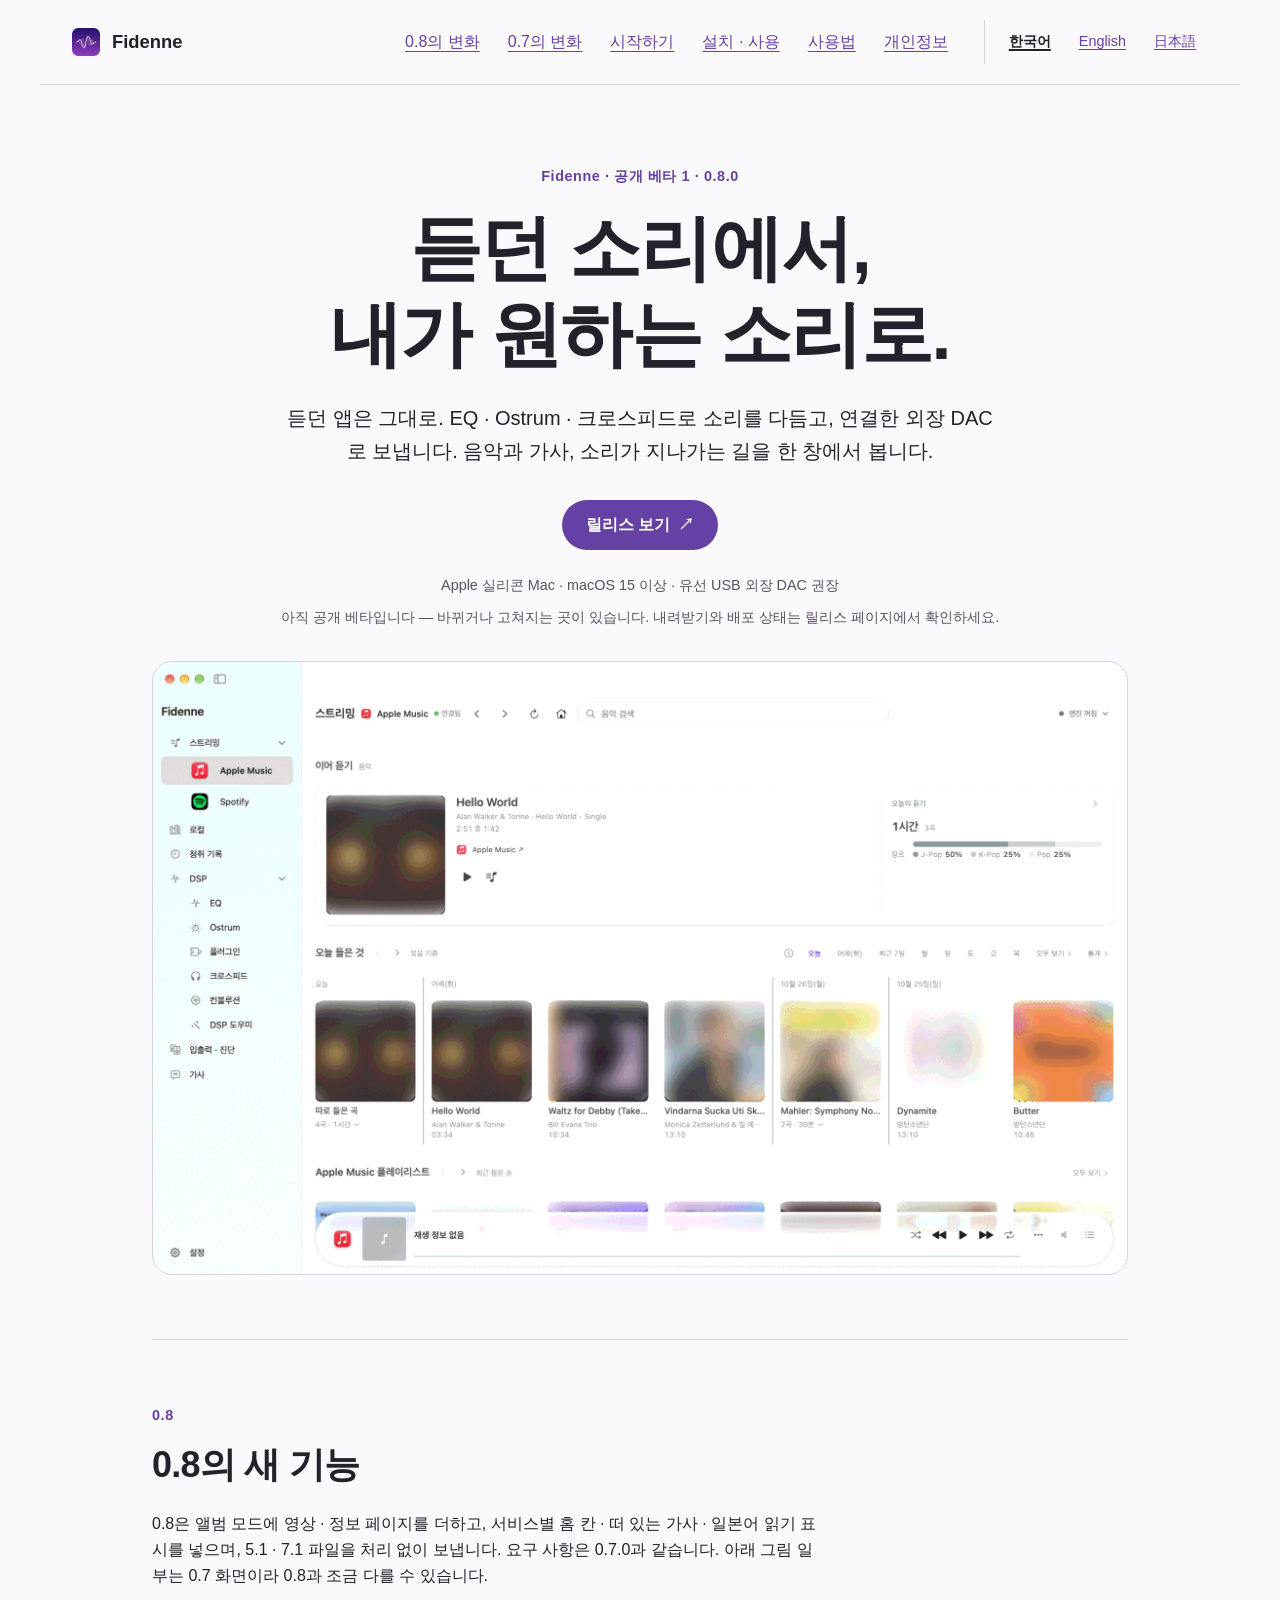
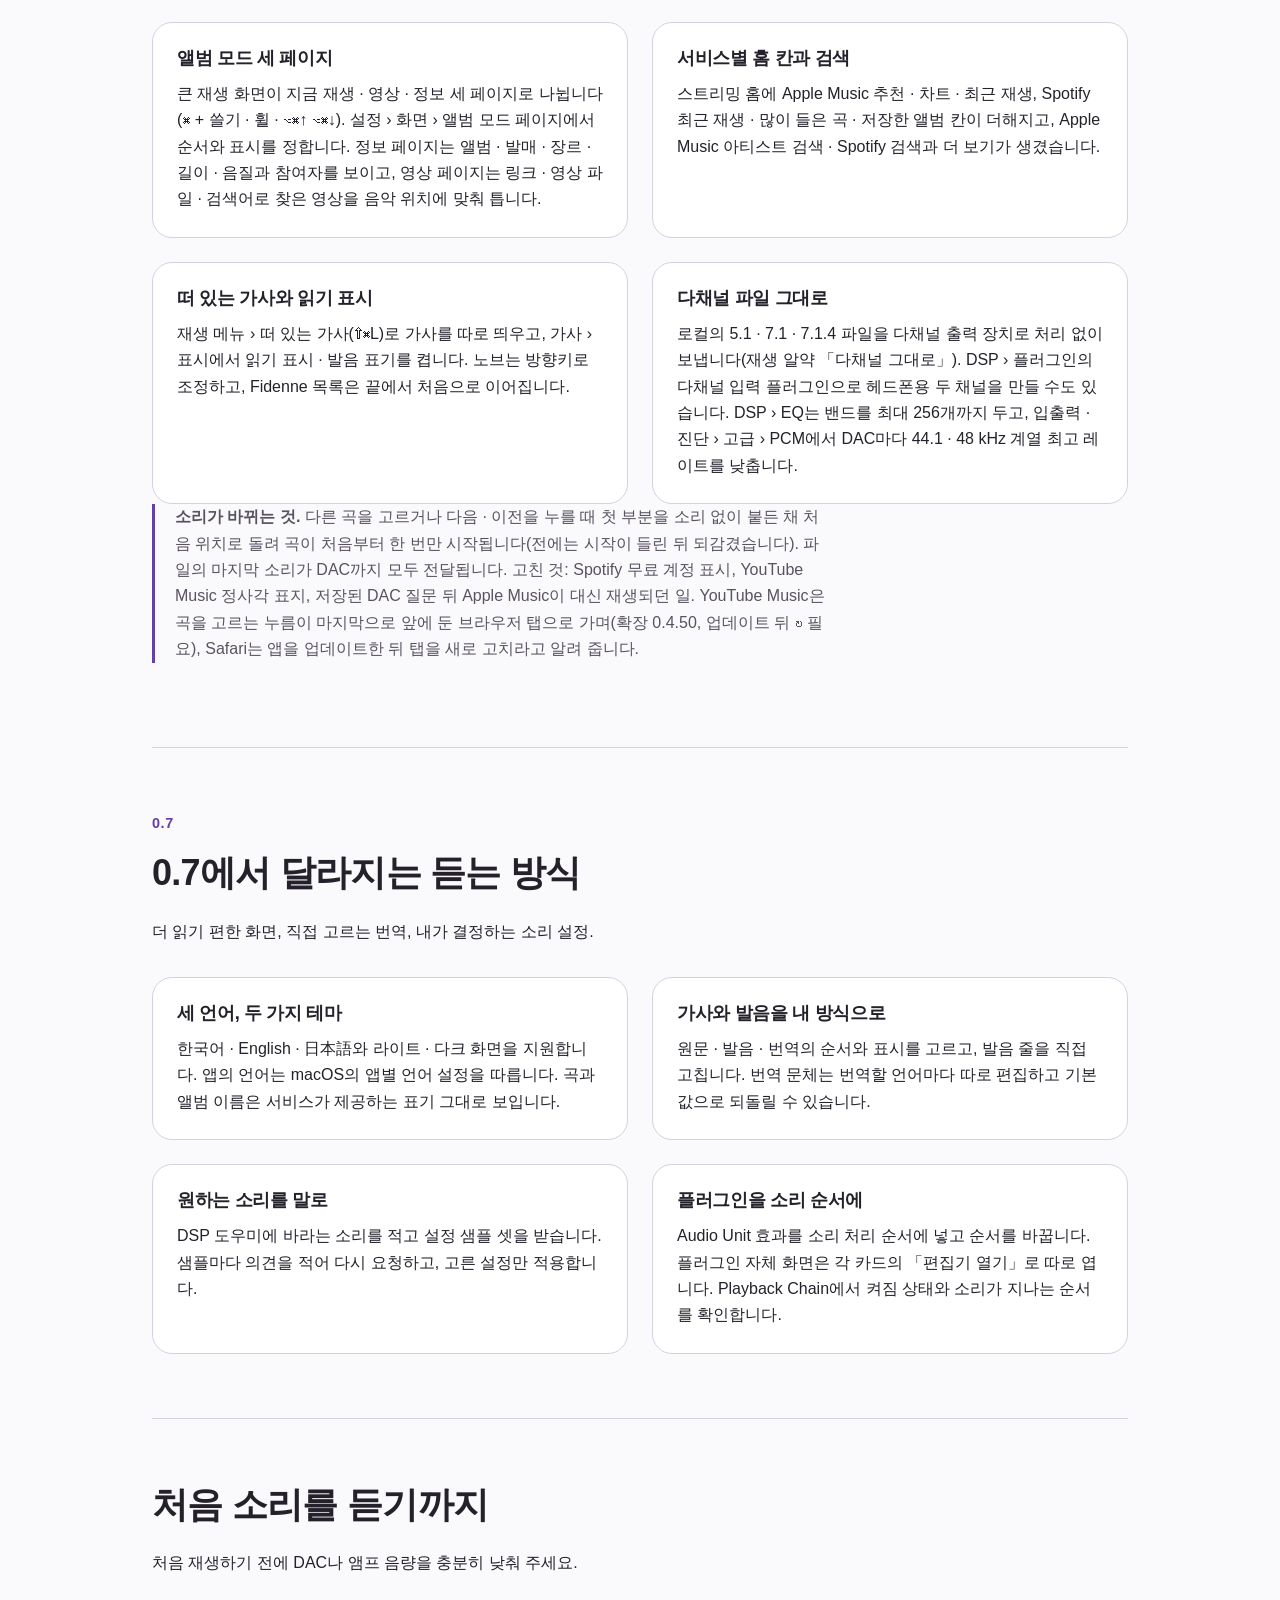
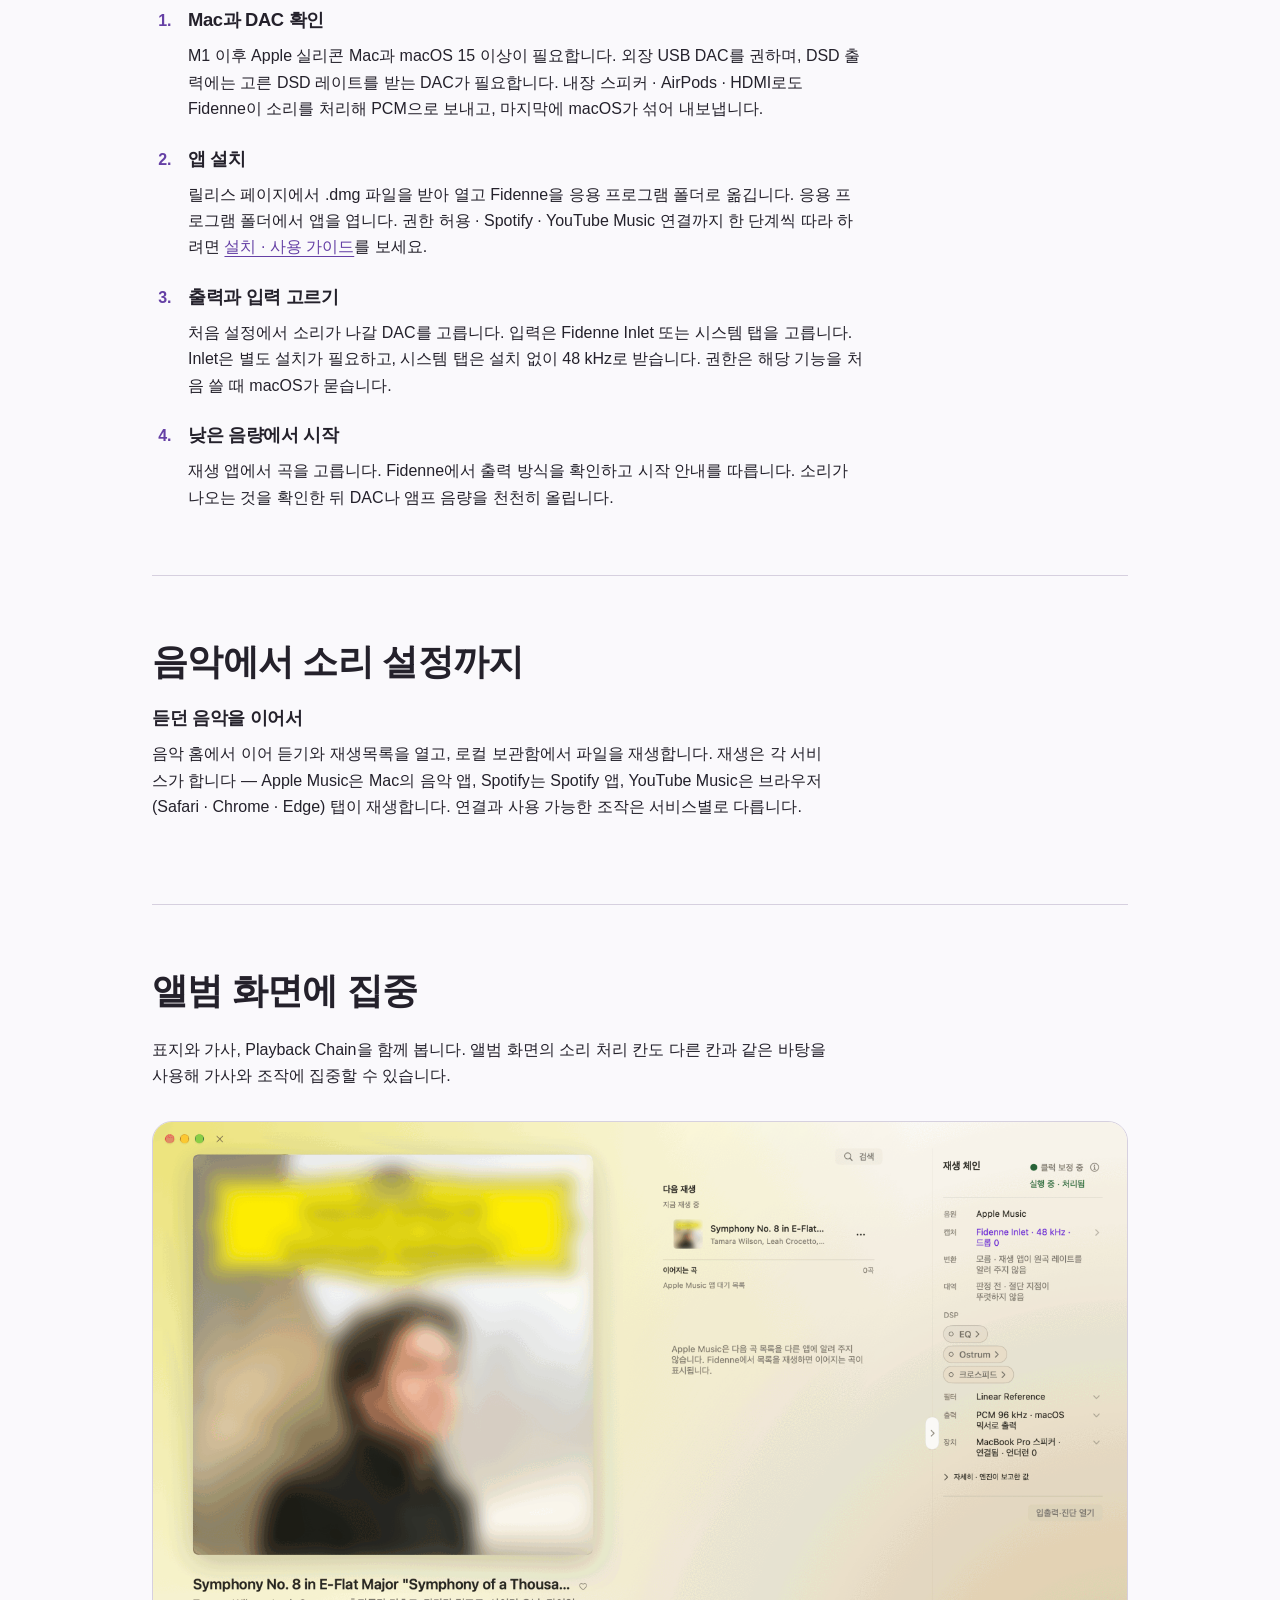
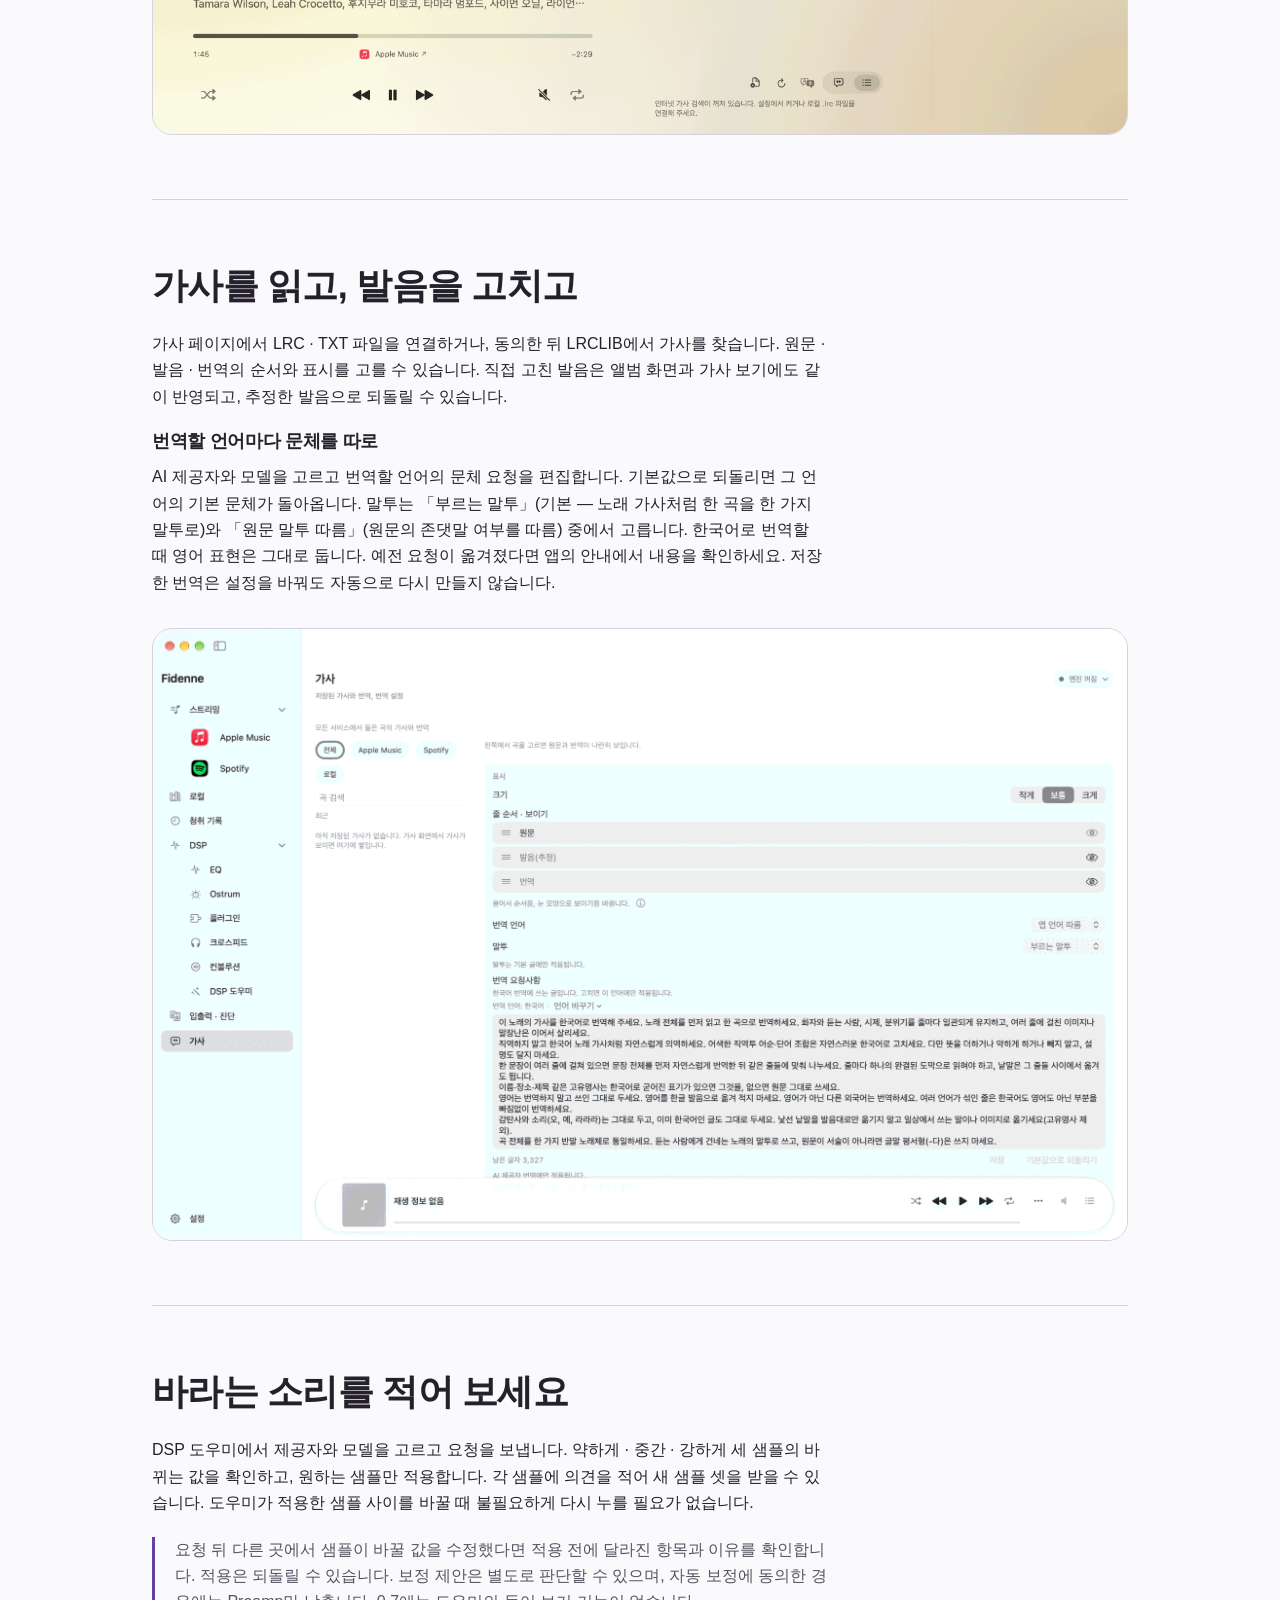
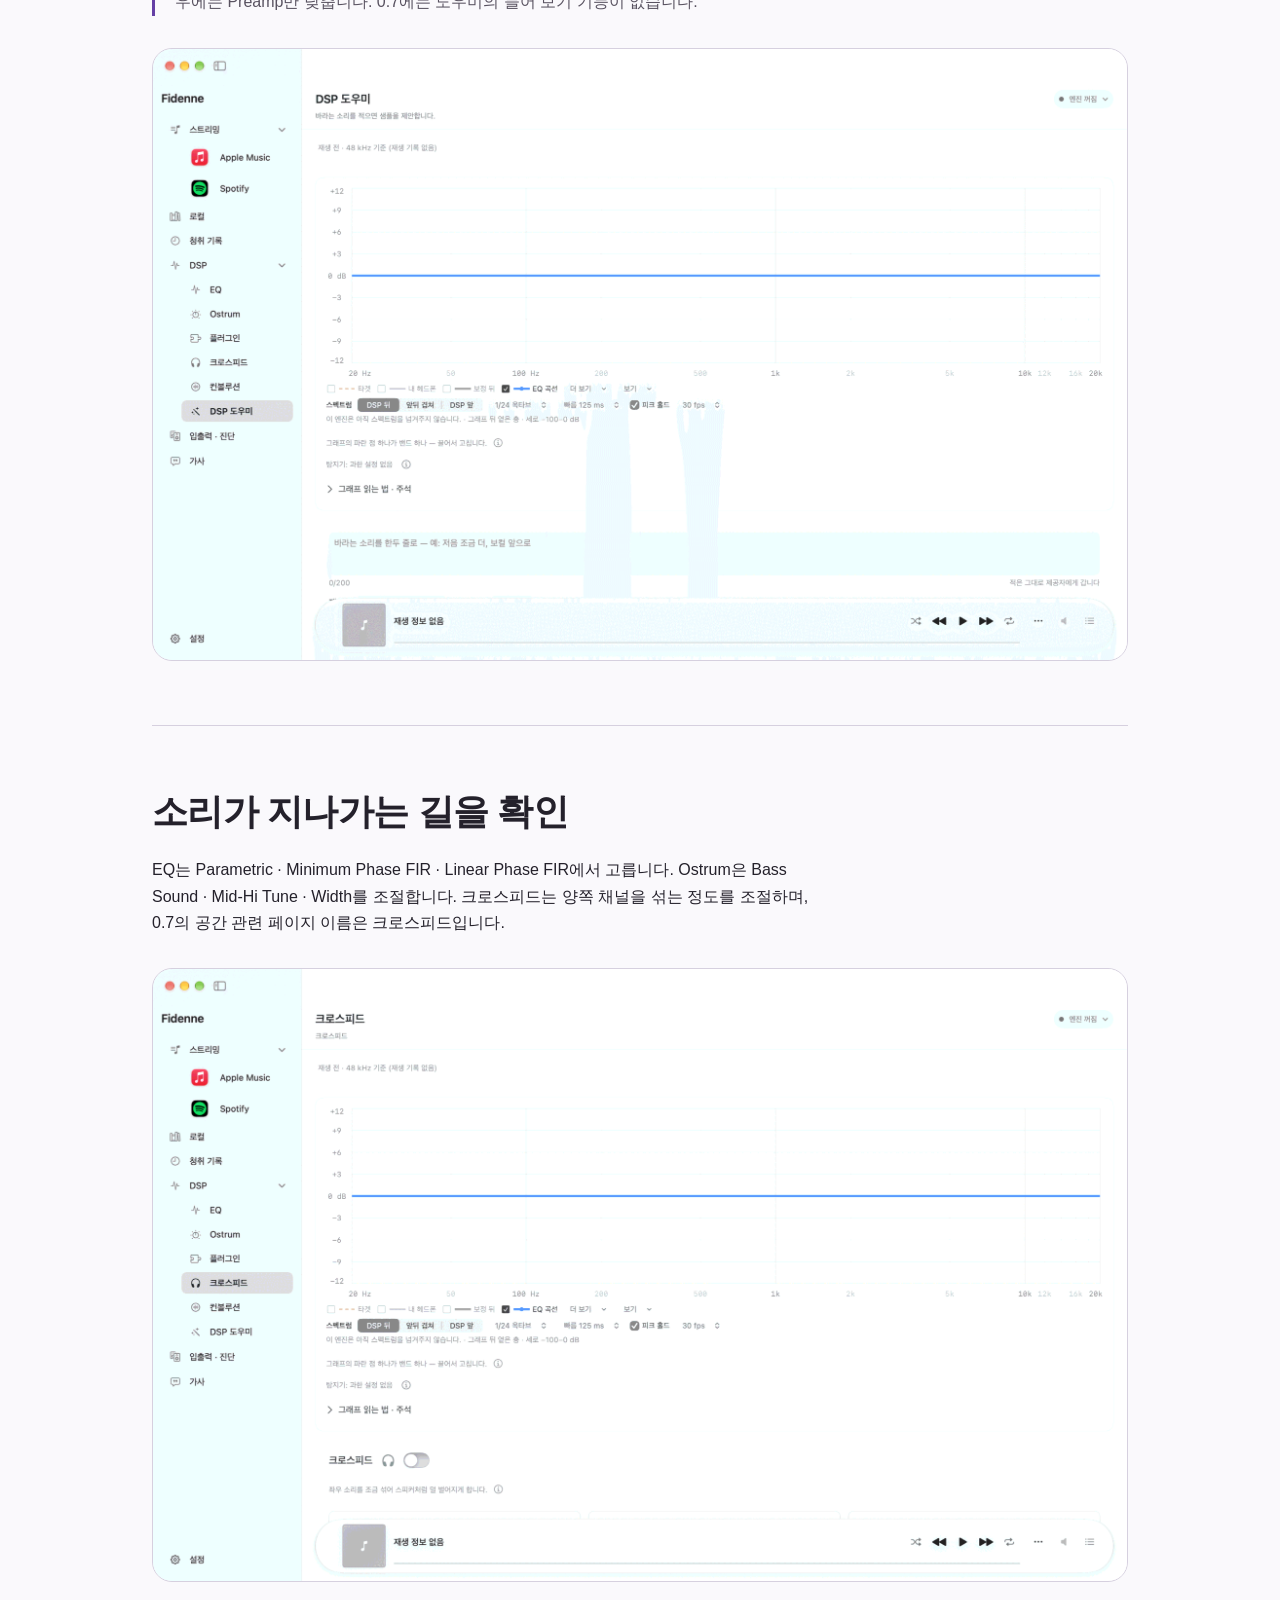
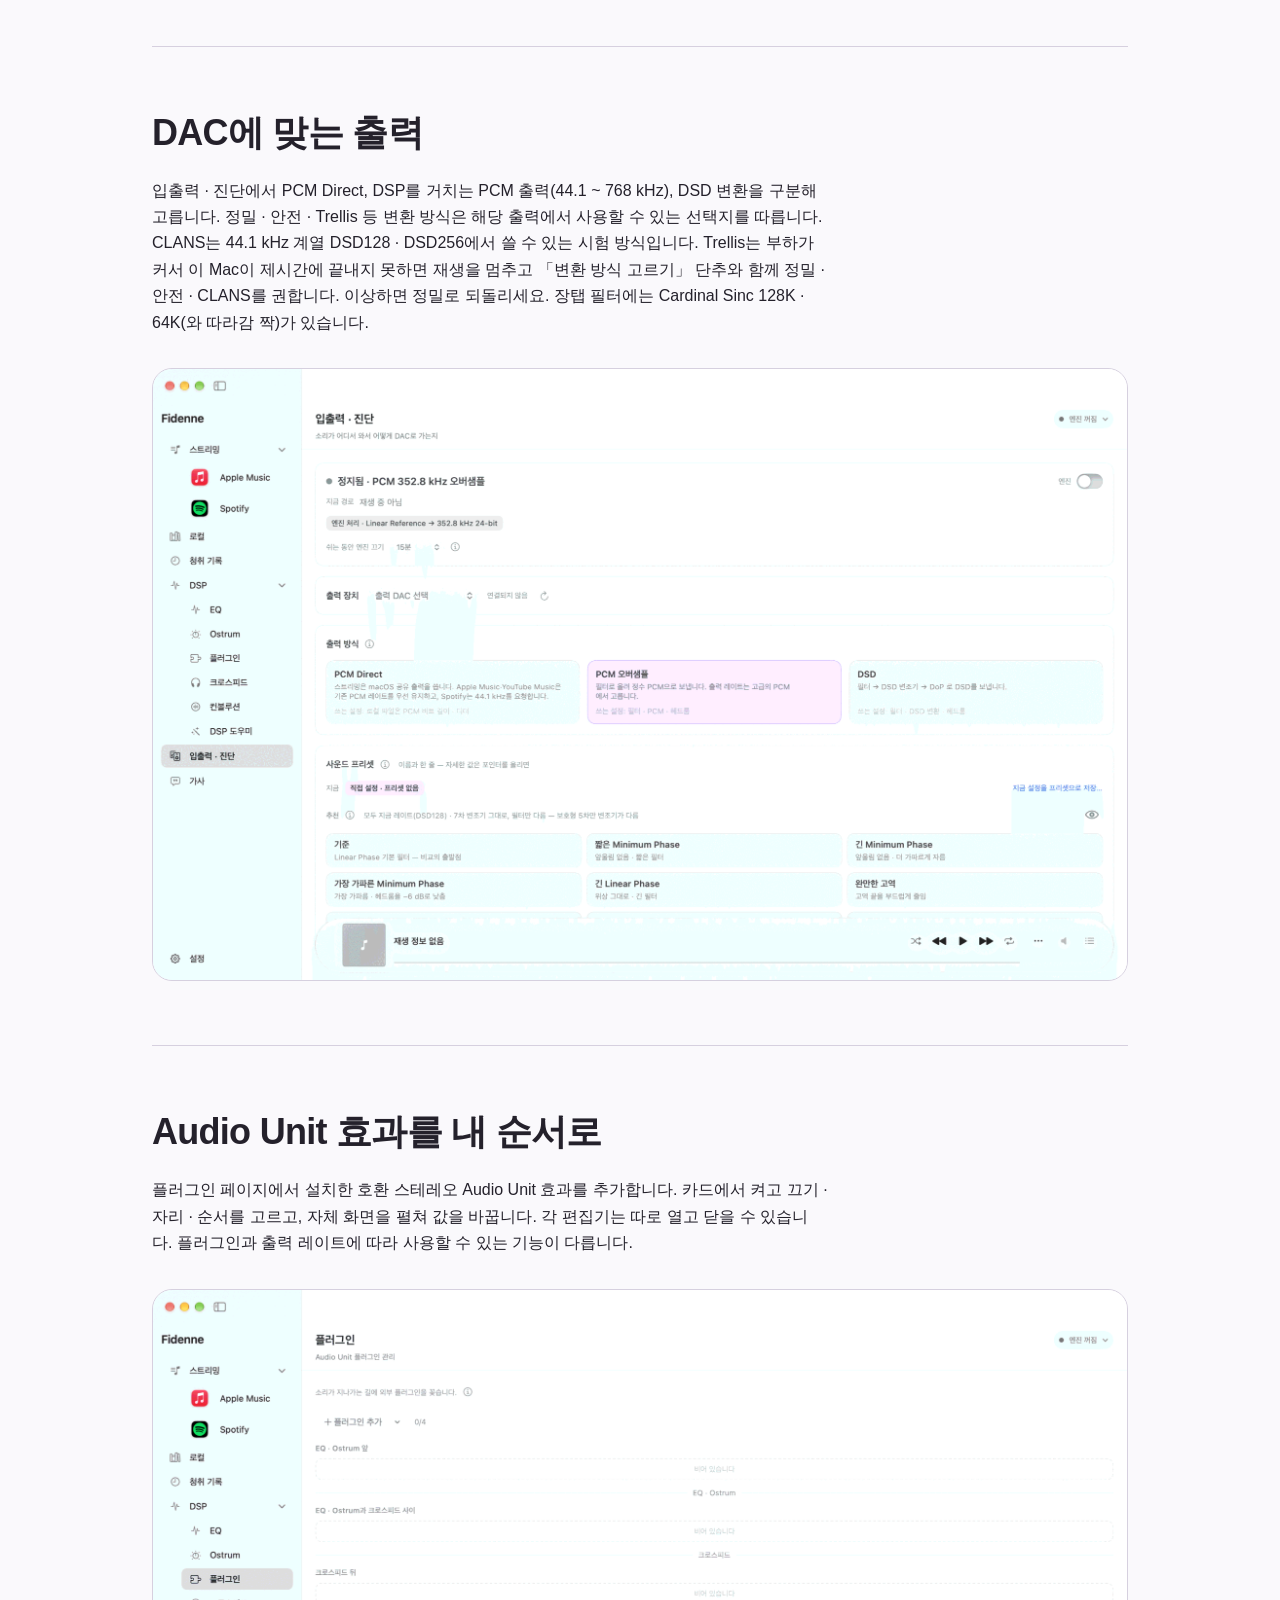
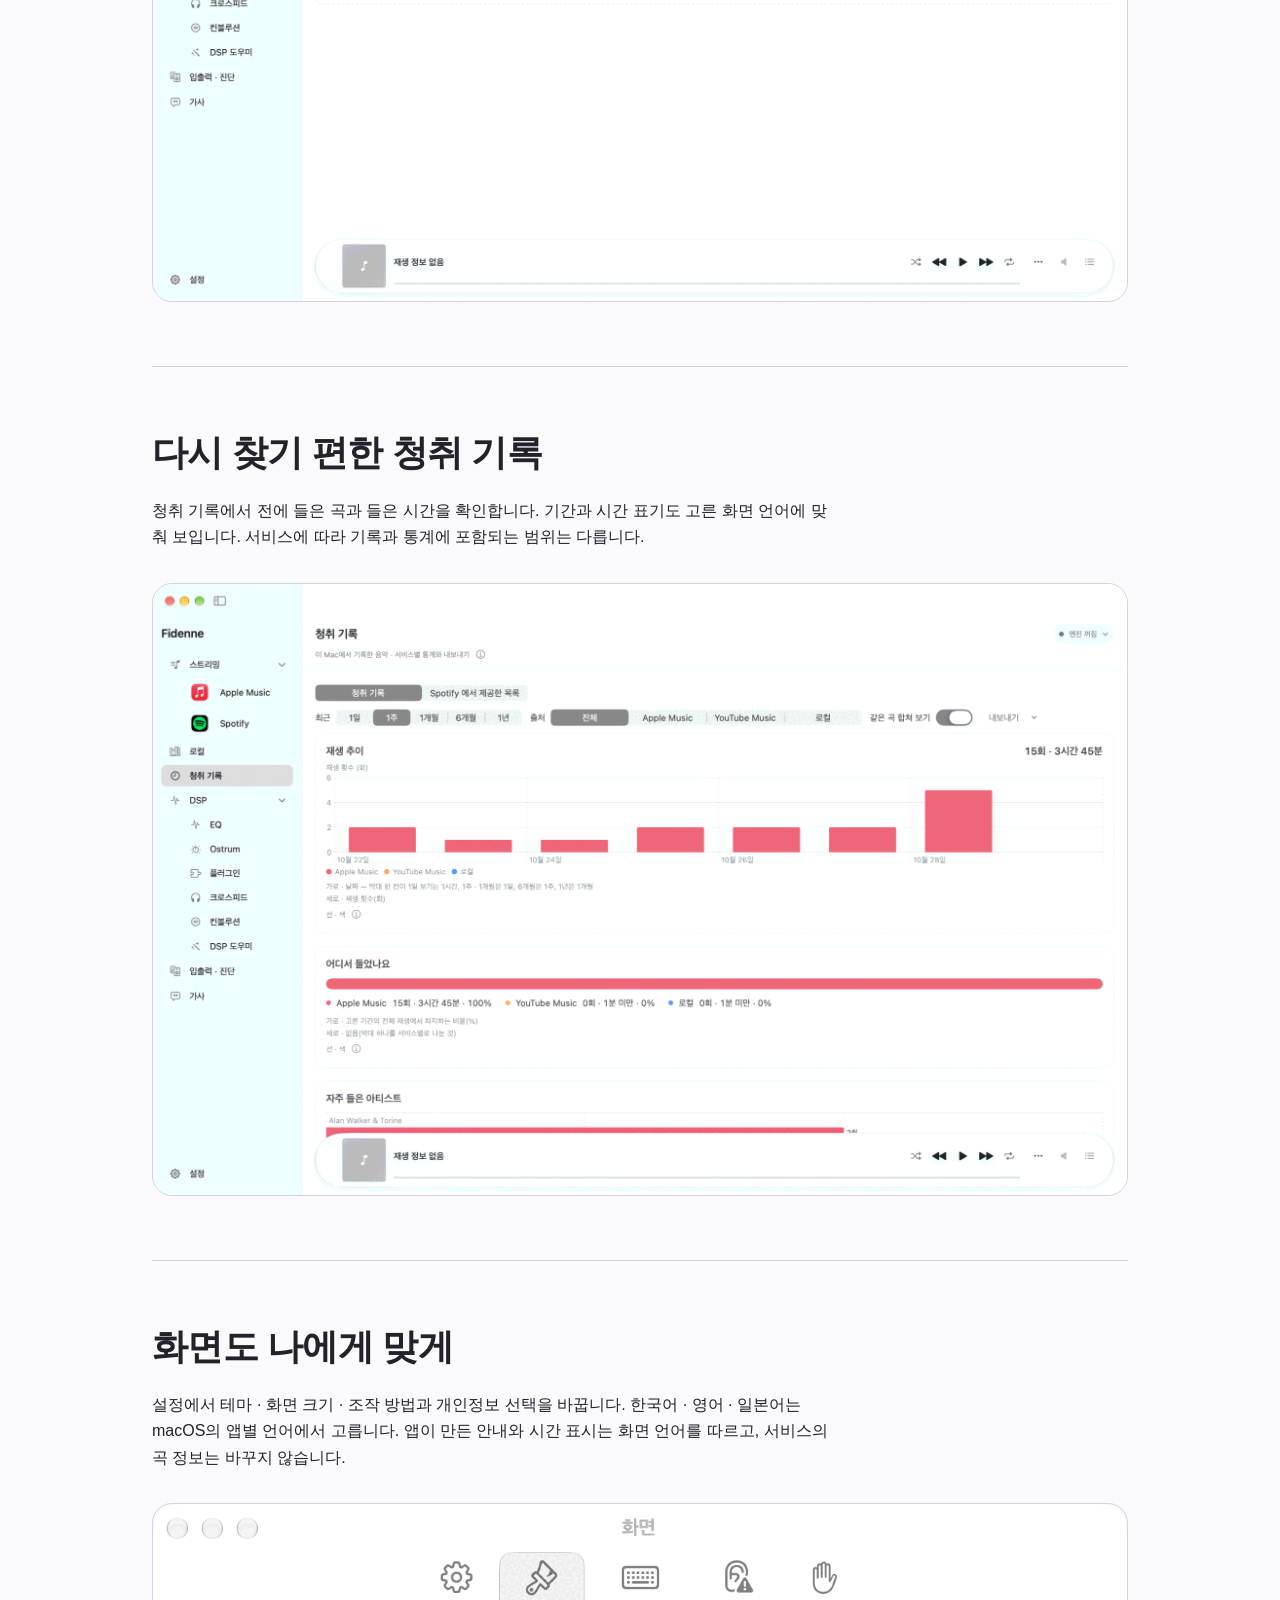
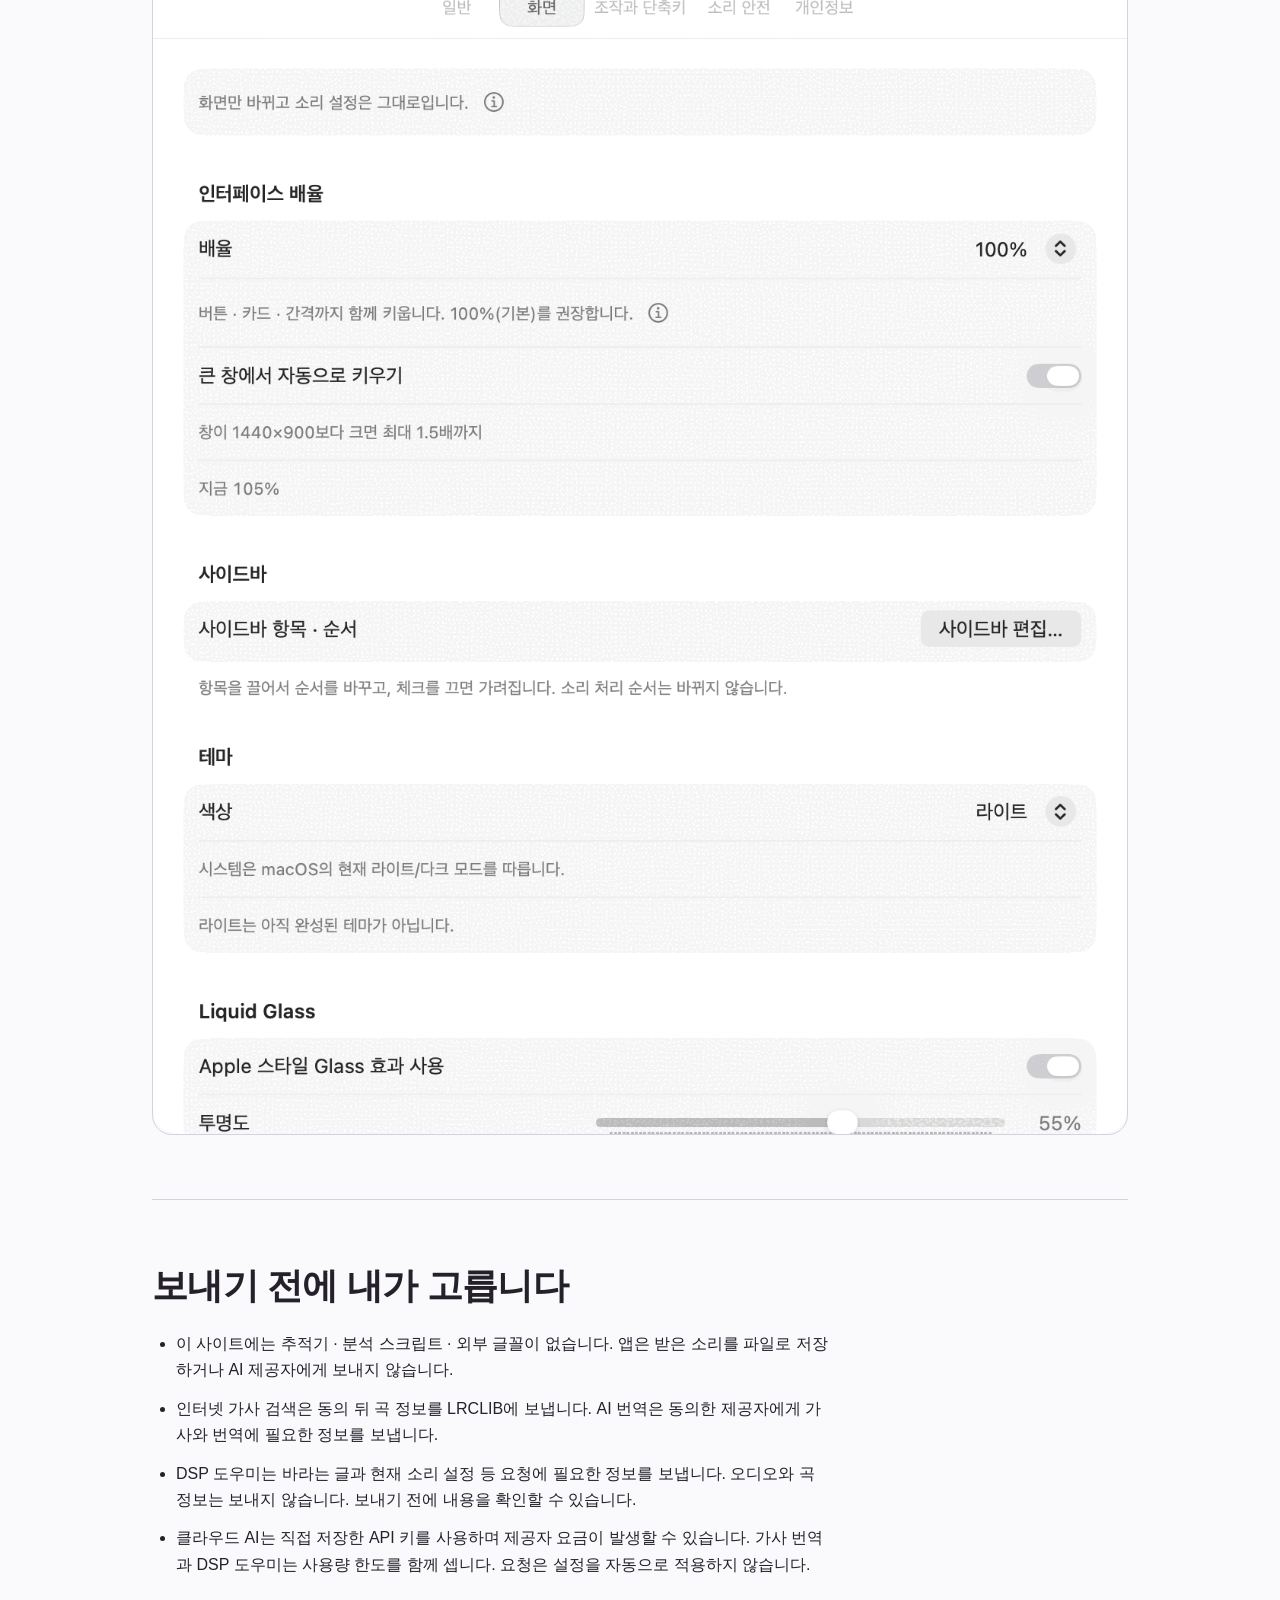
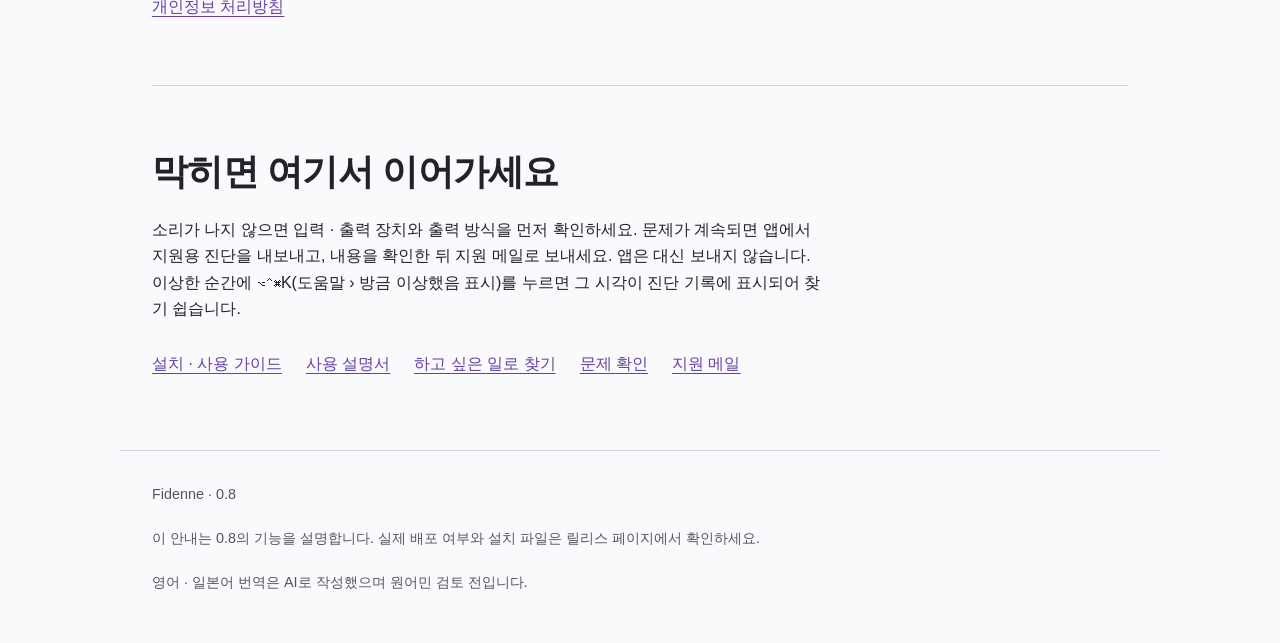
<file: docs/index.html>
<!doctype html>
<!-- SPDX-FileCopyrightText: 2026 The Aural Authors -->
<!-- SPDX-License-Identifier: Apache-2.0 -->
<html lang="ko">
<head>
<meta charset="utf-8">
<meta name="viewport" content="width=device-width, initial-scale=1">
<meta name="color-scheme" content="light dark">
<meta name="description" content="Mac에서 듣던 소리를 EQ, Ostrum, 크로스피드와 Audio Unit으로 다듬고 외장 DAC로 보내세요. Fidenne 0.8 설치와 사용 안내.">
<title>Fidenne 0.8 · 설치와 사용</title>
<link rel="icon" href="img/icon.png">
<link rel="stylesheet" href="style.css">
<link rel="alternate" hreflang="ko" href="index.html">
<link rel="alternate" hreflang="en" href="en/index.html">
<link rel="alternate" hreflang="ja" href="ja/index.html">
</head>
<body>
<a class="skip-link" href="#main">본문으로</a>
<header class="site-header" id="top">
<a class="brand" href="#top"><img src="img/icon.png" alt="" width="28" height="28">Fidenne</a>
<nav aria-label="이 페이지"><a href="#new">0.8의 변화</a><a href="#new07">0.7의 변화</a><a href="#install">시작하기</a><a href="install.html">설치 · 사용</a><a href="#usage">사용법</a><a href="#privacy">개인정보</a></nav>
<nav class="languages" aria-label="언어"><a href="index.html" lang="ko" hreflang="ko" aria-current="page">한국어</a><a href="en/index.html" lang="en" hreflang="en">English</a><a href="ja/index.html" lang="ja" hreflang="ja">日本語</a></nav>
</header>
<main id="main">
<div class="hero" aria-labelledby="hero-title">
<p class="eyebrow">Fidenne · 공개 베타 1 · 0.8.0</p><h1 id="hero-title">듣던 소리에서,<br>내가 원하는 소리로.</h1>
<p class="lead">듣던 앱은 그대로. EQ · Ostrum · 크로스피드로 소리를 다듬고, 연결한 외장 DAC로 보냅니다. 음악과 가사, 소리가 지나가는 길을 한 창에서 봅니다.</p>
<a class="button" href="https://github.com/fidenne/fidenne/releases/latest">릴리스 보기<span aria-hidden="true"> ↗</span></a>
<p class="requirements">Apple 실리콘 Mac · macOS 15 이상 · 유선 USB 외장 DAC 권장</p><p class="small">아직 공개 베타입니다 — 바뀌거나 고쳐지는 곳이 있습니다. 내려받기와 배포 상태는 릴리스 페이지에서 확인하세요.</p>
<figure class="screenshot-slot" id="shot-home">
<picture><source media="(prefers-color-scheme: dark)" srcset="img/0.7/home-dark-ko.png"><img src="img/0.7/home-light-ko.png" alt="듣던 음악을 이어서" loading="lazy"></picture>
</figure>
</div>
<section id="new" aria-labelledby="new-title"><p class="eyebrow">0.8</p><h2 id="new-title">0.8의 새 기능</h2><p>0.8은 앨범 모드에 영상 · 정보 페이지를 더하고, 서비스별 홈 칸 · 떠 있는 가사 · 일본어 읽기 표시를 넣으며, 5.1 · 7.1 파일을 처리 없이 보냅니다. 요구 사항은 0.7.0과 같습니다. 아래 그림 일부는 0.7 화면이라 0.8과 조금 다를 수 있습니다.</p><div class="feature-grid"><article><h3>앨범 모드 세 페이지</h3><p>큰 재생 화면이 지금 재생 · 영상 · 정보 세 페이지로 나뉩니다(⌘ + 쓸기 · 휠 · ⌥⌘↑ ⌥⌘↓). 설정 › 화면 › 앨범 모드 페이지에서 순서와 표시를 정합니다. 정보 페이지는 앨범 · 발매 · 장르 · 길이 · 음질과 참여자를 보이고, 영상 페이지는 링크 · 영상 파일 · 검색어로 찾은 영상을 음악 위치에 맞춰 틉니다.</p></article>
<article><h3>서비스별 홈 칸과 검색</h3><p>스트리밍 홈에 Apple Music 추천 · 차트 · 최근 재생, Spotify 최근 재생 · 많이 들은 곡 · 저장한 앨범 칸이 더해지고, Apple Music 아티스트 검색 · Spotify 검색과 더 보기가 생겼습니다.</p></article>
<article><h3>떠 있는 가사와 읽기 표시</h3><p>재생 메뉴 › 떠 있는 가사(⇧⌘L)로 가사를 따로 띄우고, 가사 › 표시에서 읽기 표시 · 발음 표기를 켭니다. 노브는 방향키로 조정하고, Fidenne 목록은 끝에서 처음으로 이어집니다.</p></article>
<article><h3>다채널 파일 그대로</h3><p>로컬의 5.1 · 7.1 · 7.1.4 파일을 다채널 출력 장치로 처리 없이 보냅니다(재생 알약 「다채널 그대로」). DSP › 플러그인의 다채널 입력 플러그인으로 헤드폰용 두 채널을 만들 수도 있습니다. DSP › EQ는 밴드를 최대 256개까지 두고, 입출력 · 진단 › 고급 › PCM에서 DAC마다 44.1 · 48 kHz 계열 최고 레이트를 낮춥니다.</p></article></div><p class="note"><b>소리가 바뀌는 것.</b> 다른 곡을 고르거나 다음 · 이전을 누를 때 첫 부분을 소리 없이 붙든 채 처음 위치로 돌려 곡이 처음부터 한 번만 시작됩니다(전에는 시작이 들린 뒤 되감겼습니다). 파일의 마지막 소리가 DAC까지 모두 전달됩니다. 고친 것: Spotify 무료 계정 표시, YouTube Music 정사각 표지, 저장된 DAC 질문 뒤 Apple Music이 대신 재생되던 일. YouTube Music은 곡을 고르는 누름이 마지막으로 앞에 둔 브라우저 탭으로 가며(확장 0.4.50, 업데이트 뒤 ↻ 필요), Safari는 앱을 업데이트한 뒤 탭을 새로 고치라고 알려 줍니다.</p></section>
<section id="new07" aria-labelledby="new07-title"><p class="eyebrow">0.7</p><h2 id="new07-title">0.7에서 달라지는 듣는 방식</h2><p>더 읽기 편한 화면, 직접 고르는 번역, 내가 결정하는 소리 설정.</p><div class="feature-grid"><article><h3>세 언어, 두 가지 테마</h3><p>한국어 · English · 日本語와 라이트 · 다크 화면을 지원합니다. 앱의 언어는 macOS의 앱별 언어 설정을 따릅니다. 곡과 앨범 이름은 서비스가 제공하는 표기 그대로 보입니다.</p></article>
<article><h3>가사와 발음을 내 방식으로</h3><p>원문 · 발음 · 번역의 순서와 표시를 고르고, 발음 줄을 직접 고칩니다. 번역 문체는 번역할 언어마다 따로 편집하고 기본값으로 되돌릴 수 있습니다.</p></article>
<article><h3>원하는 소리를 말로</h3><p>DSP 도우미에 바라는 소리를 적고 설정 샘플 셋을 받습니다. 샘플마다 의견을 적어 다시 요청하고, 고른 설정만 적용합니다.</p></article>
<article><h3>플러그인을 소리 순서에</h3><p>Audio Unit 효과를 소리 처리 순서에 넣고 순서를 바꿉니다. 플러그인 자체 화면은 각 카드의 「편집기 열기」로 따로 엽니다. Playback Chain에서 켜짐 상태와 소리가 지나는 순서를 확인합니다.</p></article></div></section>
<section id="install" aria-labelledby="install-title"><h2 id="install-title">처음 소리를 듣기까지</h2><p>처음 재생하기 전에 DAC나 앰프 음량을 충분히 낮춰 주세요.</p><ol class="setup-steps"><li><h3>Mac과 DAC 확인</h3><p>M1 이후 Apple 실리콘 Mac과 macOS 15 이상이 필요합니다. 외장 USB DAC를 권하며, DSD 출력에는 고른 DSD 레이트를 받는 DAC가 필요합니다. 내장 스피커 · AirPods · HDMI로도 Fidenne이 소리를 처리해 PCM으로 보내고, 마지막에 macOS가 섞어 내보냅니다.</p></li>
<li><h3>앱 설치</h3><p>릴리스 페이지에서 .dmg 파일을 받아 열고 Fidenne을 응용 프로그램 폴더로 옮깁니다. 응용 프로그램 폴더에서 앱을 엽니다. 권한 허용 · Spotify · YouTube Music 연결까지 한 단계씩 따라 하려면 <a href="install.html">설치 · 사용 가이드</a>를 보세요.</p></li>
<li><h3>출력과 입력 고르기</h3><p>처음 설정에서 소리가 나갈 DAC를 고릅니다. 입력은 Fidenne Inlet 또는 시스템 탭을 고릅니다. Inlet은 별도 설치가 필요하고, 시스템 탭은 설치 없이 48 kHz로 받습니다. 권한은 해당 기능을 처음 쓸 때 macOS가 묻습니다.</p></li>
<li><h3>낮은 음량에서 시작</h3><p>재생 앱에서 곡을 고릅니다. Fidenne에서 출력 방식을 확인하고 시작 안내를 따릅니다. 소리가 나오는 것을 확인한 뒤 DAC나 앰프 음량을 천천히 올립니다.</p></li></ol></section>
<section id="usage" aria-labelledby="usage-title"><h2 id="usage-title">음악에서 소리 설정까지</h2><h3>듣던 음악을 이어서</h3><p>음악 홈에서 이어 듣기와 재생목록을 열고, 로컬 보관함에서 파일을 재생합니다. 재생은 각 서비스가 합니다 — Apple Music은 Mac의 음악 앱, Spotify는 Spotify 앱, YouTube Music은 브라우저(Safari · Chrome · Edge) 탭이 재생합니다. 연결과 사용 가능한 조작은 서비스별로 다릅니다.</p></section>
<section id="album" aria-labelledby="album-title"><h2 id="album-title">앨범 화면에 집중</h2><p>표지와 가사, Playback Chain을 함께 봅니다. 앨범 화면의 소리 처리 칸도 다른 칸과 같은 바탕을 사용해 가사와 조작에 집중할 수 있습니다.</p><figure class="screenshot-slot" id="shot-album">
<picture><source media="(prefers-color-scheme: dark)" srcset="img/0.7/album-dark-ko.png"><img src="img/0.7/album-light-ko.png" alt="앨범 화면에 집중" loading="lazy"></picture></figure></section>
<section id="lyrics" aria-labelledby="lyrics-title"><h2 id="lyrics-title">가사를 읽고, 발음을 고치고</h2><p>가사 페이지에서 LRC · TXT 파일을 연결하거나, 동의한 뒤 LRCLIB에서 가사를 찾습니다. 원문 · 발음 · 번역의 순서와 표시를 고를 수 있습니다. 직접 고친 발음은 앨범 화면과 가사 보기에도 같이 반영되고, 추정한 발음으로 되돌릴 수 있습니다.</p><h3>번역할 언어마다 문체를 따로</h3><p>AI 제공자와 모델을 고르고 번역할 언어의 문체 요청을 편집합니다. 기본값으로 되돌리면 그 언어의 기본 문체가 돌아옵니다. 말투는 「부르는 말투」(기본 — 노래 가사처럼 한 곡을 한 가지 말투로)와 「원문 말투 따름」(원문의 존댓말 여부를 따름) 중에서 고릅니다. 한국어로 번역할 때 영어 표현은 그대로 둡니다. 예전 요청이 옮겨졌다면 앱의 안내에서 내용을 확인하세요. 저장한 번역은 설정을 바꿔도 자동으로 다시 만들지 않습니다.</p><figure class="screenshot-slot" id="shot-lyrics">
<picture><source media="(prefers-color-scheme: dark)" srcset="img/0.7/lyrics-dark-ko.png"><img src="img/0.7/lyrics-light-ko.png" alt="가사를 읽고, 발음을 고치고" loading="lazy"></picture></figure></section>
<section id="helper" aria-labelledby="helper-title"><h2 id="helper-title">바라는 소리를 적어 보세요</h2><p>DSP 도우미에서 제공자와 모델을 고르고 요청을 보냅니다. 약하게 · 중간 · 강하게 세 샘플의 바뀌는 값을 확인하고, 원하는 샘플만 적용합니다. 각 샘플에 의견을 적어 새 샘플 셋을 받을 수 있습니다. 도우미가 적용한 샘플 사이를 바꿀 때 불필요하게 다시 누를 필요가 없습니다.</p><p class="note">요청 뒤 다른 곳에서 샘플이 바꿀 값을 수정했다면 적용 전에 달라진 항목과 이유를 확인합니다. 적용은 되돌릴 수 있습니다. 보정 제안은 별도로 판단할 수 있으며, 자동 보정에 동의한 경우에는 Preamp만 낮춥니다. 0.7에는 도우미의 들어 보기 기능이 없습니다.</p><figure class="screenshot-slot" id="shot-helper">
<picture><source media="(prefers-color-scheme: dark)" srcset="img/0.7/helper-dark-ko.png"><img src="img/0.7/helper-light-ko.png" alt="바라는 소리를 적어 보세요" loading="lazy"></picture></figure></section>
<section id="sound" aria-labelledby="sound-title"><h2 id="sound-title">소리가 지나가는 길을 확인</h2><p>EQ는 Parametric · Minimum Phase FIR · Linear Phase FIR에서 고릅니다. Ostrum은 Bass Sound · Mid-Hi Tune · Width를 조절합니다. 크로스피드는 양쪽 채널을 섞는 정도를 조절하며, 0.7의 공간 관련 페이지 이름은 크로스피드입니다.</p><figure class="screenshot-slot" id="shot-crossfeed">
<picture><source media="(prefers-color-scheme: dark)" srcset="img/0.7/crossfeed-dark-ko.png"><img src="img/0.7/crossfeed-light-ko.png" alt="소리가 지나가는 길을 확인" loading="lazy"></picture></figure></section>
<section id="output" aria-labelledby="output-title"><h2 id="output-title">DAC에 맞는 출력</h2><p>입출력 · 진단에서 PCM Direct, DSP를 거치는 PCM 출력(44.1 ~ 768 kHz), DSD 변환을 구분해 고릅니다. 정밀 · 안전 · Trellis 등 변환 방식은 해당 출력에서 사용할 수 있는 선택지를 따릅니다. CLANS는 44.1 kHz 계열 DSD128 · DSD256에서 쓸 수 있는 시험 방식입니다. Trellis는 부하가 커서 이 Mac이 제시간에 끝내지 못하면 재생을 멈추고 「변환 방식 고르기」 단추와 함께 정밀 · 안전 · CLANS를 권합니다. 이상하면 정밀로 되돌리세요. 장탭 필터에는 Cardinal Sinc 128K · 64K(와 따라감 짝)가 있습니다.</p><figure class="screenshot-slot" id="shot-io">
<picture><source media="(prefers-color-scheme: dark)" srcset="img/0.7/io-dark-ko.png"><img src="img/0.7/io-light-ko.png" alt="DAC에 맞는 출력" loading="lazy"></picture></figure></section>
<section id="plugins" aria-labelledby="plugins-title"><h2 id="plugins-title">Audio Unit 효과를 내 순서로</h2><p>플러그인 페이지에서 설치한 호환 스테레오 Audio Unit 효과를 추가합니다. 카드에서 켜고 끄기 · 자리 · 순서를 고르고, 자체 화면을 펼쳐 값을 바꿉니다. 각 편집기는 따로 열고 닫을 수 있습니다. 플러그인과 출력 레이트에 따라 사용할 수 있는 기능이 다릅니다.</p><figure class="screenshot-slot" id="shot-plugins">
<picture><source media="(prefers-color-scheme: dark)" srcset="img/0.7/plugins-dark-ko.png"><img src="img/0.7/plugins-light-ko.png" alt="Audio Unit 효과를 내 순서로" loading="lazy"></picture></figure></section>
<section id="history" aria-labelledby="history-title"><h2 id="history-title">다시 찾기 편한 청취 기록</h2><p>청취 기록에서 전에 들은 곡과 들은 시간을 확인합니다. 기간과 시간 표기도 고른 화면 언어에 맞춰 보입니다. 서비스에 따라 기록과 통계에 포함되는 범위는 다릅니다.</p><figure class="screenshot-slot" id="shot-history">
<picture><source media="(prefers-color-scheme: dark)" srcset="img/0.7/history-dark-ko.png"><img src="img/0.7/history-light-ko.png" alt="다시 찾기 편한 청취 기록" loading="lazy"></picture></figure></section>
<section id="settings" aria-labelledby="settings-title"><h2 id="settings-title">화면도 나에게 맞게</h2><p>설정에서 테마 · 화면 크기 · 조작 방법과 개인정보 선택을 바꿉니다. 한국어 · 영어 · 일본어는 macOS의 앱별 언어에서 고릅니다. 앱이 만든 안내와 시간 표시는 화면 언어를 따르고, 서비스의 곡 정보는 바꾸지 않습니다.</p><figure class="screenshot-slot" id="shot-settings">
<picture><source media="(prefers-color-scheme: dark)" srcset="img/0.7/settings-dark-ko.png"><img src="img/0.7/settings-light-ko.png" alt="화면도 나에게 맞게" loading="lazy"></picture></figure></section>
<section id="privacy" aria-labelledby="privacy-title"><h2 id="privacy-title">보내기 전에 내가 고릅니다</h2><ul><li>이 사이트에는 추적기 · 분석 스크립트 · 외부 글꼴이 없습니다. 앱은 받은 소리를 파일로 저장하거나 AI 제공자에게 보내지 않습니다.</li><li>인터넷 가사 검색은 동의 뒤 곡 정보를 LRCLIB에 보냅니다. AI 번역은 동의한 제공자에게 가사와 번역에 필요한 정보를 보냅니다.</li><li>DSP 도우미는 바라는 글과 현재 소리 설정 등 요청에 필요한 정보를 보냅니다. 오디오와 곡 정보는 보내지 않습니다. 보내기 전에 내용을 확인할 수 있습니다.</li><li>클라우드 AI는 직접 저장한 API 키를 사용하며 제공자 요금이 발생할 수 있습니다. 가사 번역과 DSP 도우미는 사용량 한도를 함께 셉니다. 요청은 설정을 자동으로 적용하지 않습니다.</li></ul><a href="https://github.com/fidenne/fidenne/blob/main/PRIVACY.md">개인정보 처리방침</a></section>
<section id="help" aria-labelledby="help-title"><h2 id="help-title">막히면 여기서 이어가세요</h2><p>소리가 나지 않으면 입력 · 출력 장치와 출력 방식을 먼저 확인하세요. 문제가 계속되면 앱에서 지원용 진단을 내보내고, 내용을 확인한 뒤 지원 메일로 보내세요. 앱은 대신 보내지 않습니다. 이상한 순간에 ⌥⌃⌘K(도움말 › 방금 이상했음 표시)를 누르면 그 시각이 진단 기록에 표시되어 찾기 쉽습니다.</p><div class="resource-links"><a href="install.html">설치 · 사용 가이드</a><a href="https://github.com/fidenne/fidenne/blob/main/docs/user/MANUAL.md">사용 설명서</a><a href="https://github.com/fidenne/fidenne/blob/main/docs/user/HOW-TO.md">하고 싶은 일로 찾기</a><a href="https://github.com/fidenne/fidenne/blob/main/docs/user/TROUBLESHOOTING.md">문제 확인</a><a href="mailto:fidenne.support@gmail.com">지원 메일</a></div></section>
</main>
<footer><p>Fidenne · 0.8</p><p>이 안내는 0.8의 기능을 설명합니다. 실제 배포 여부와 설치 파일은 릴리스 페이지에서 확인하세요.</p><p>영어 · 일본어 번역은 AI로 작성했으며 원어민 검토 전입니다.</p></footer>
</body>
</html>
</file>
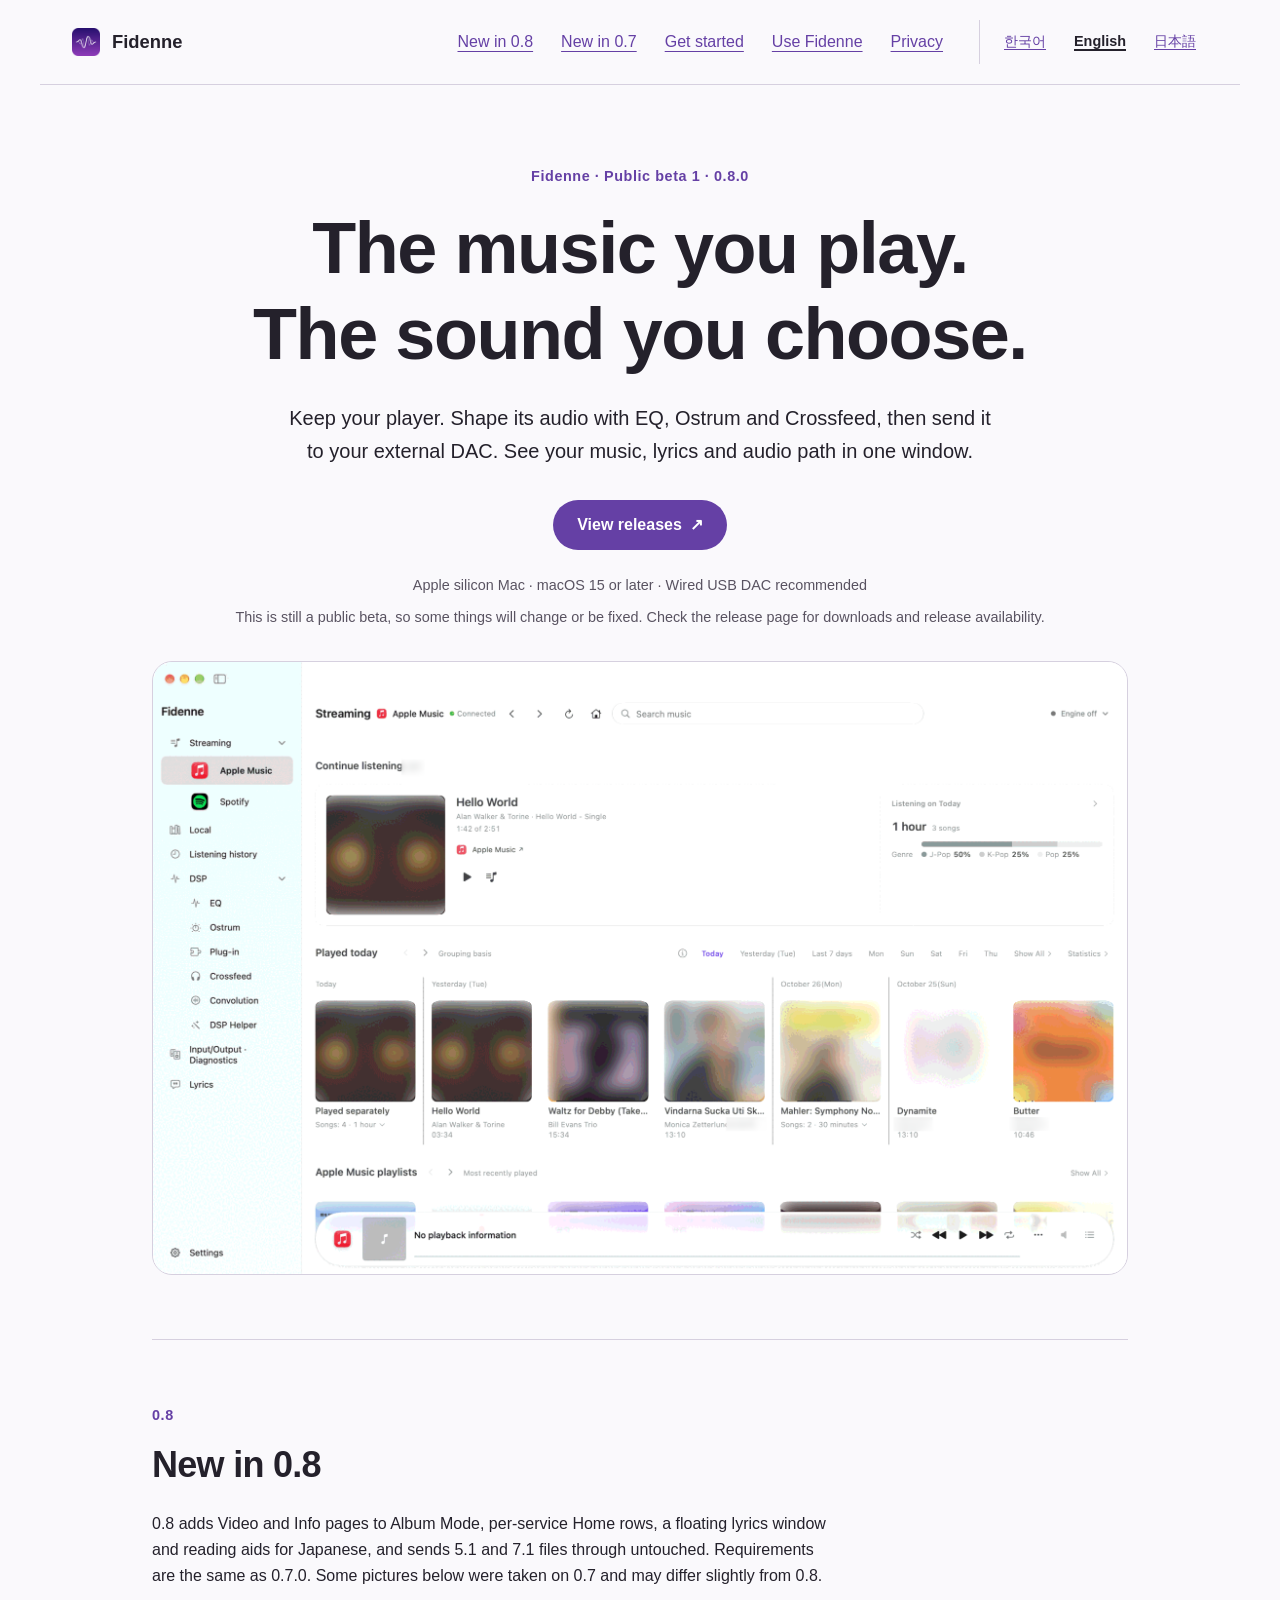
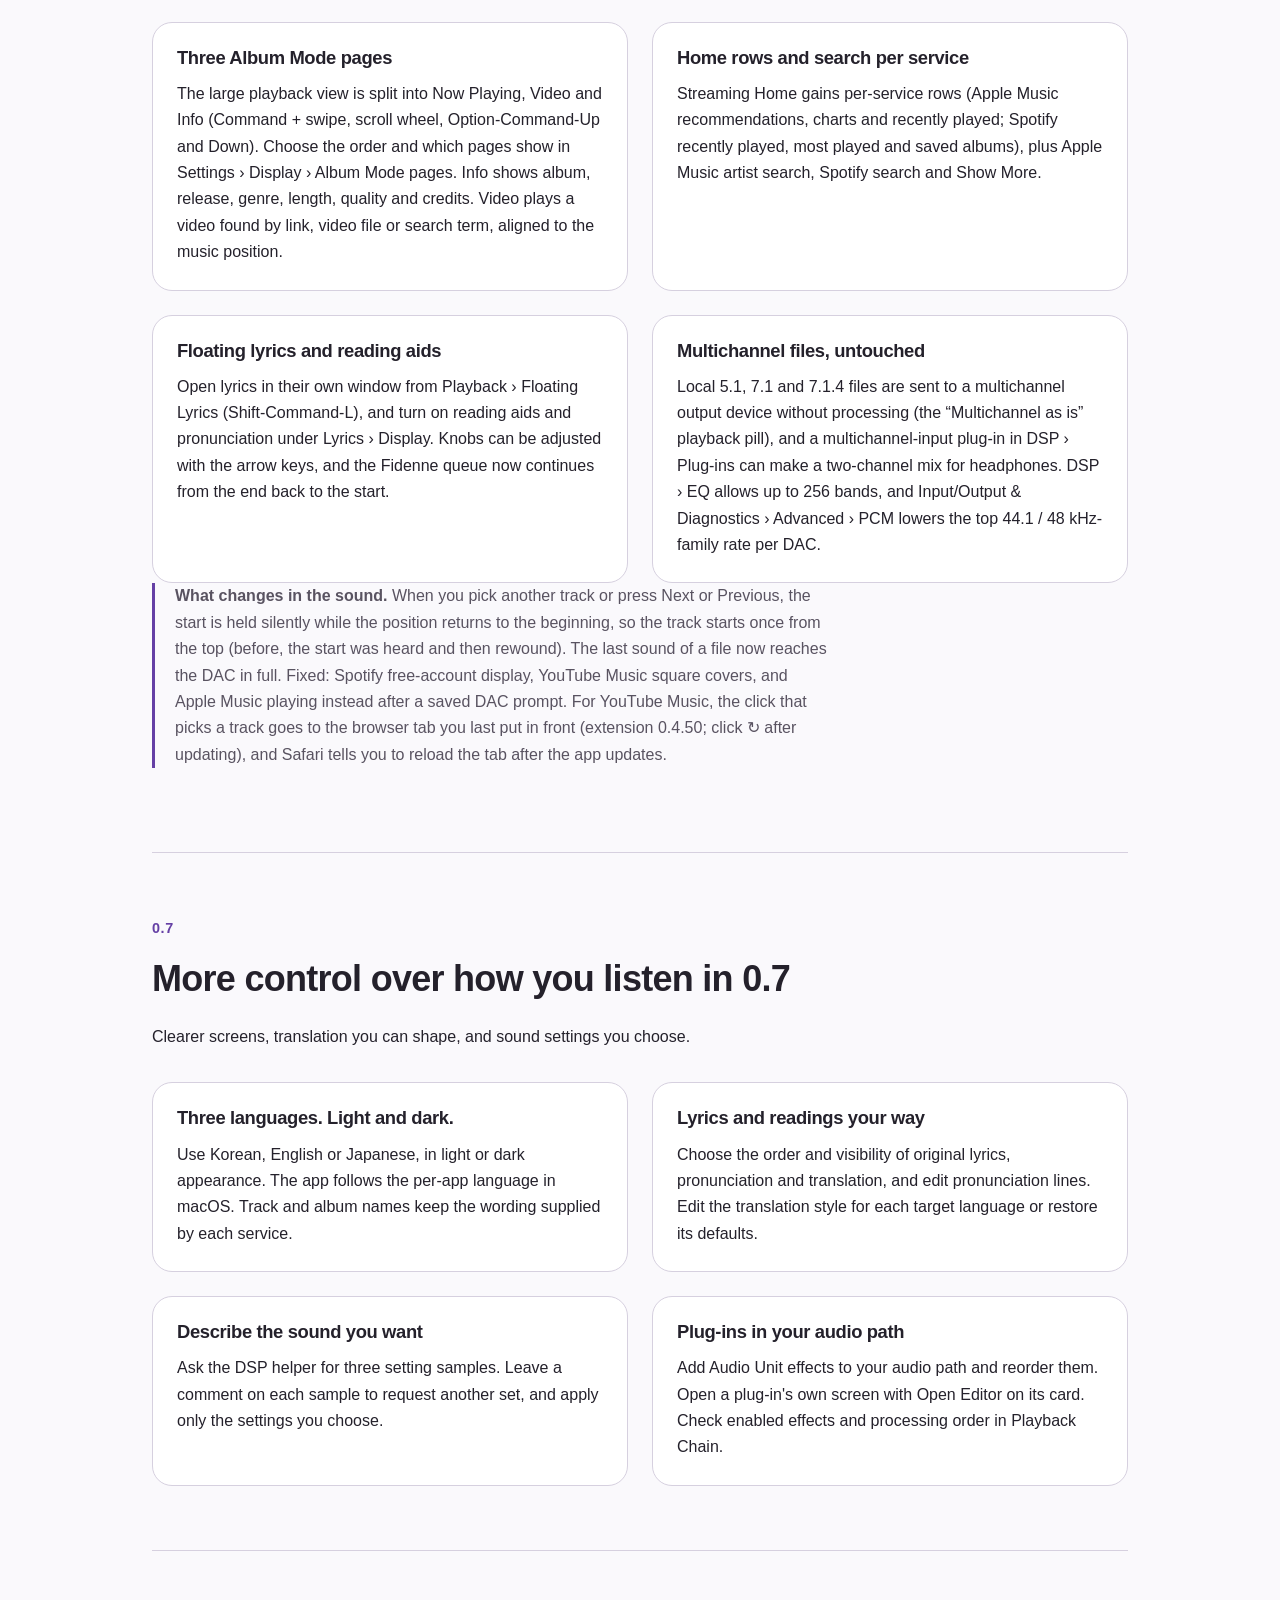
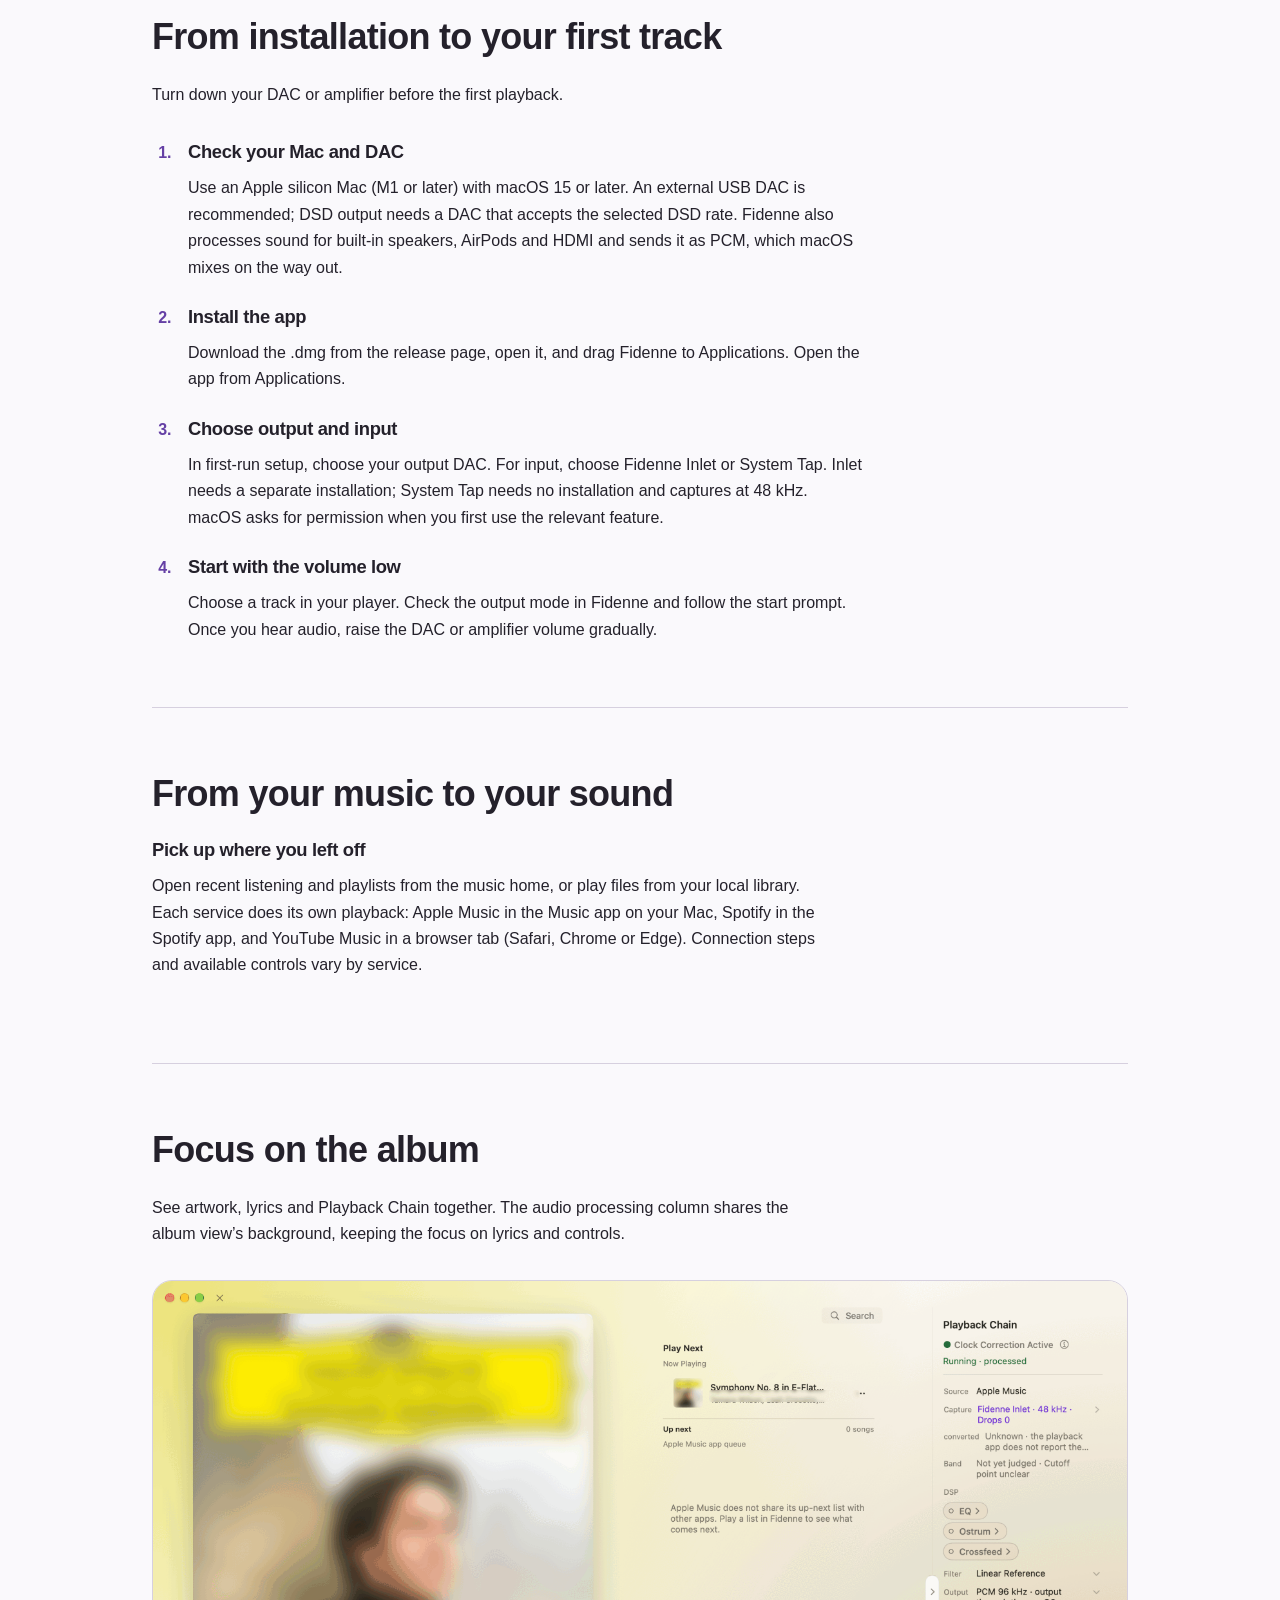
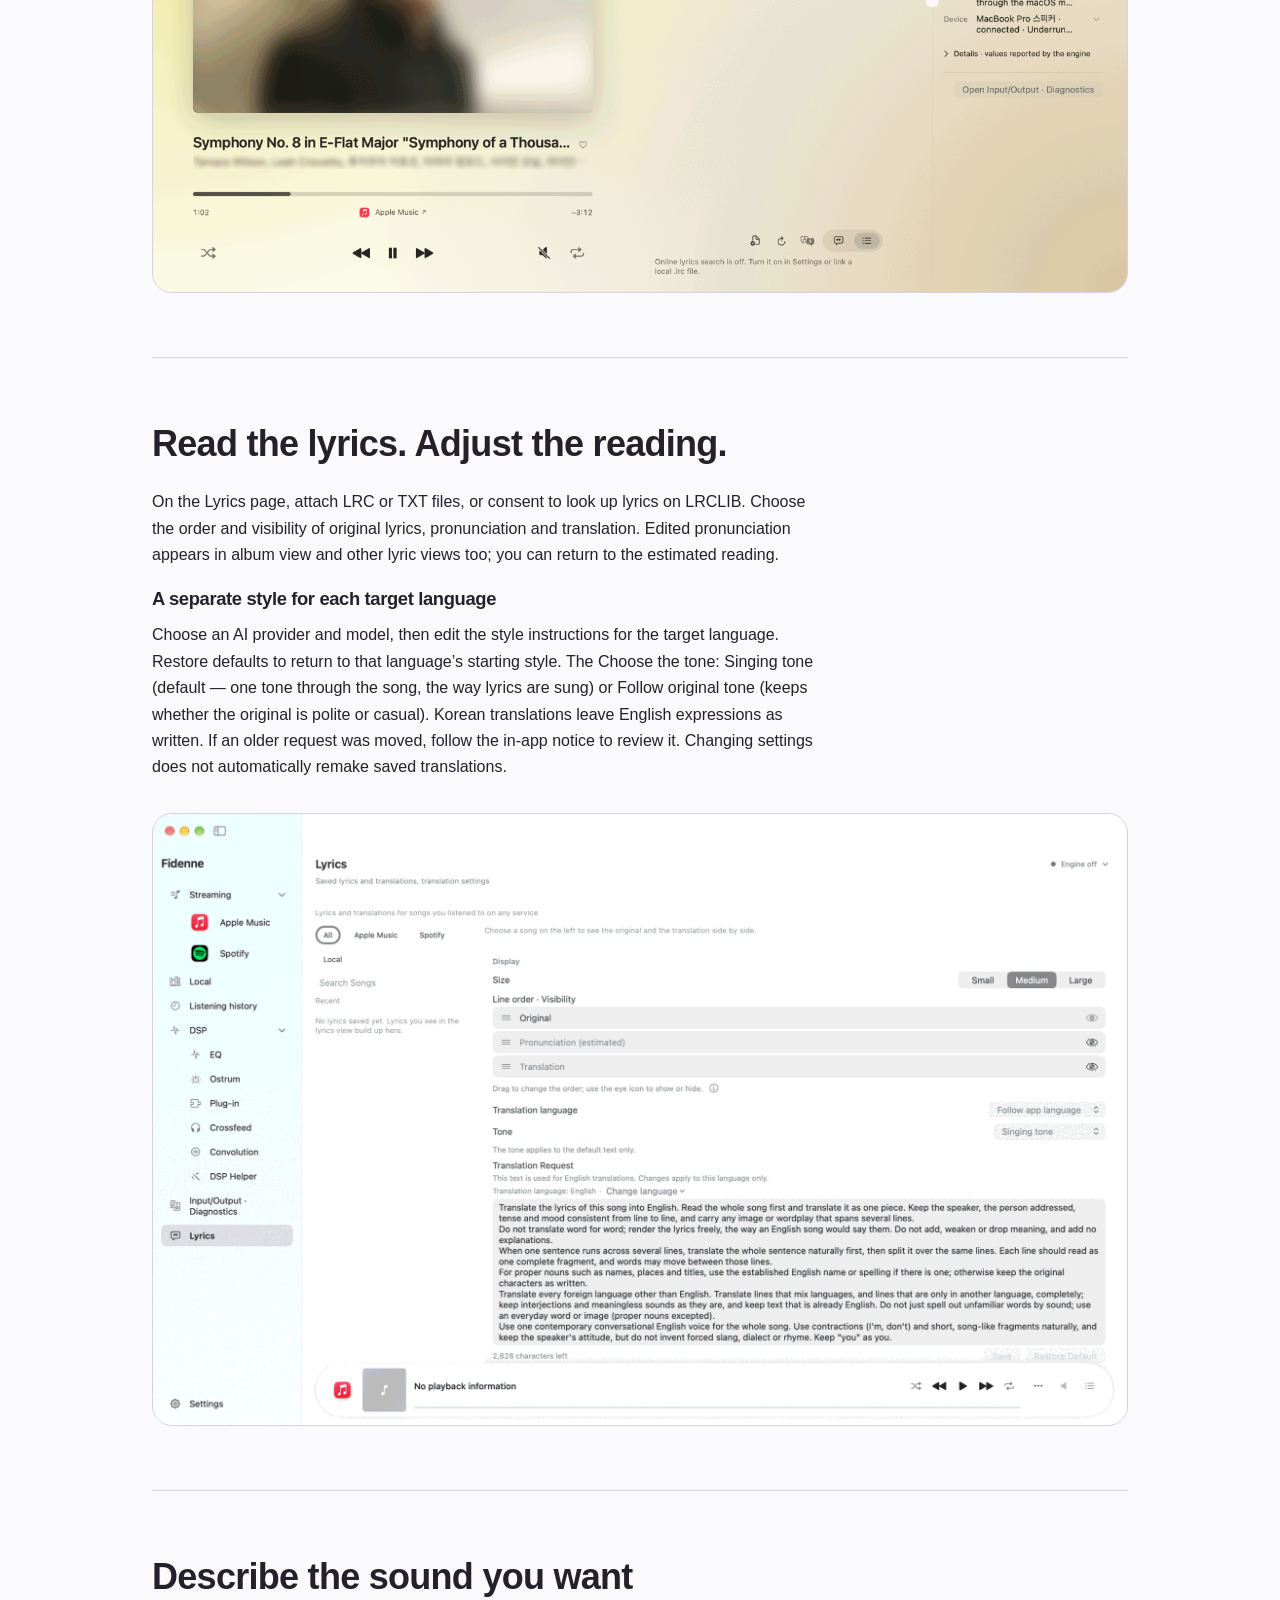
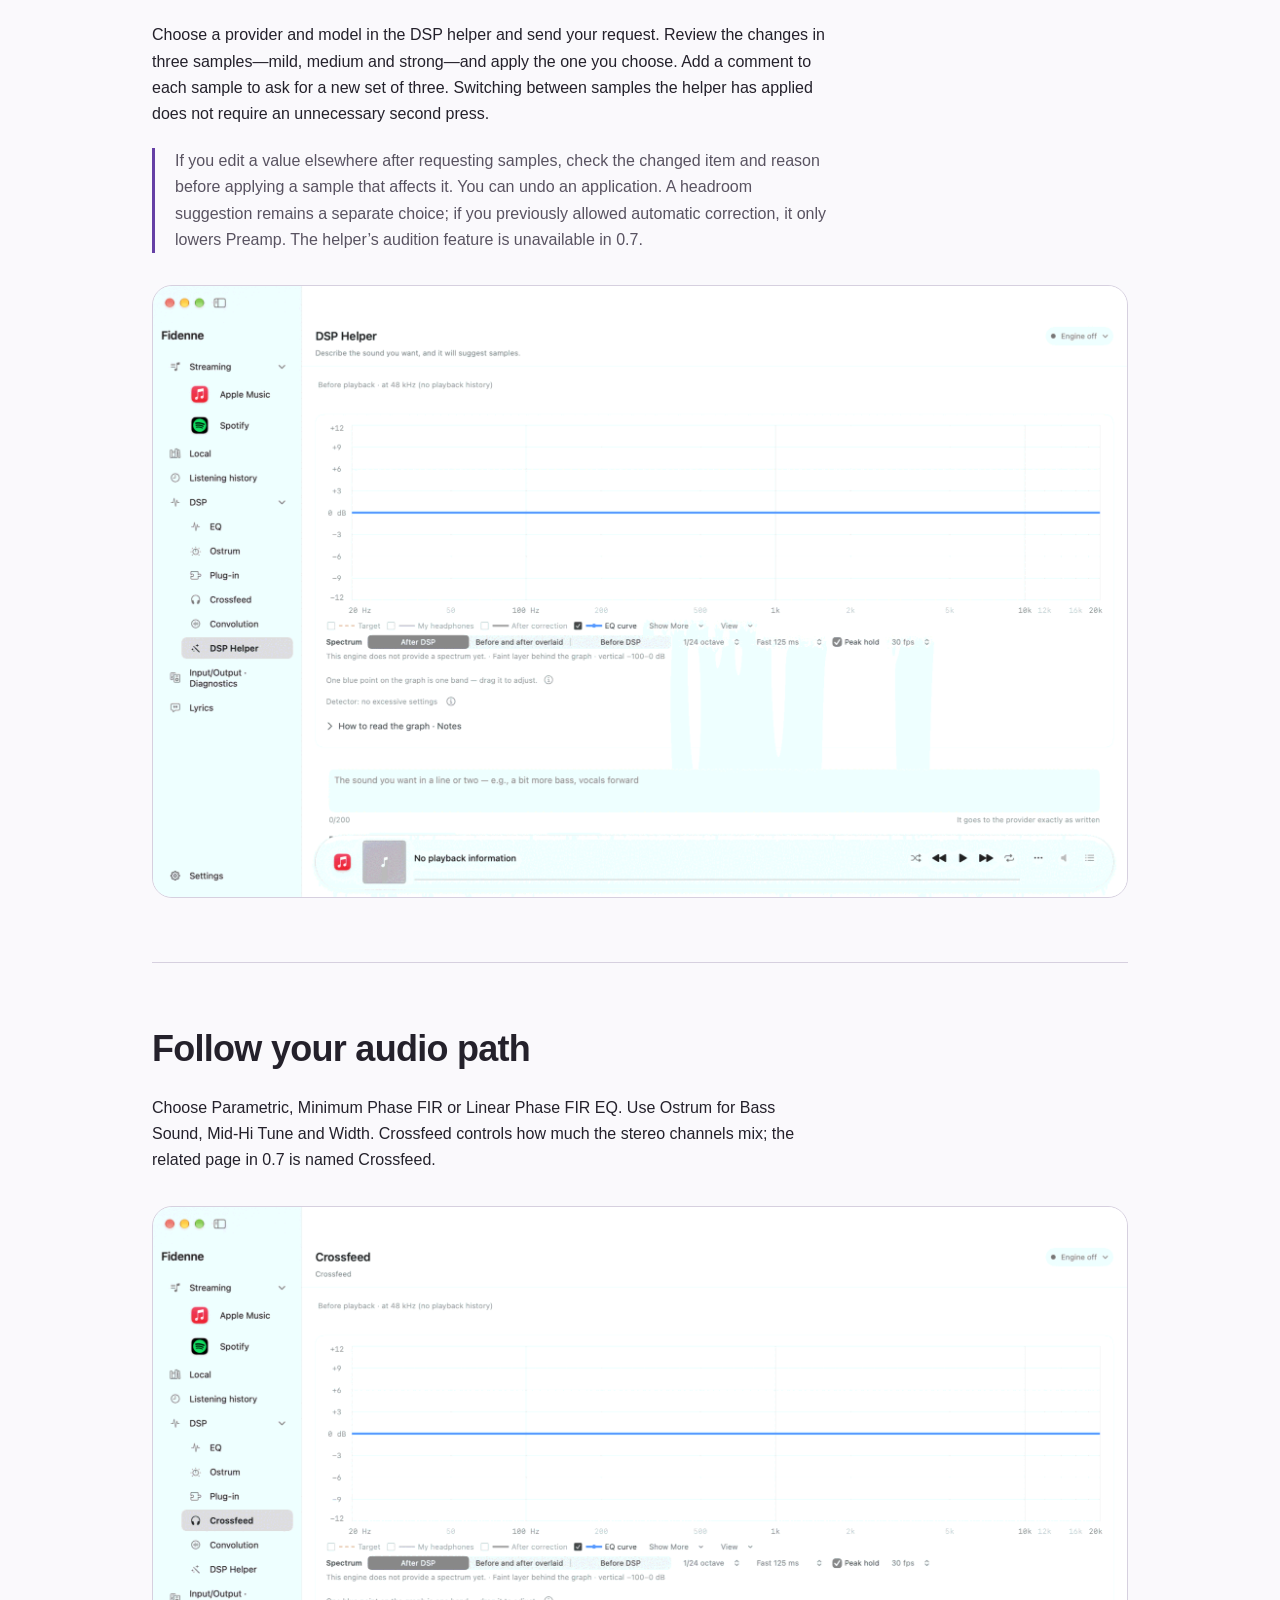
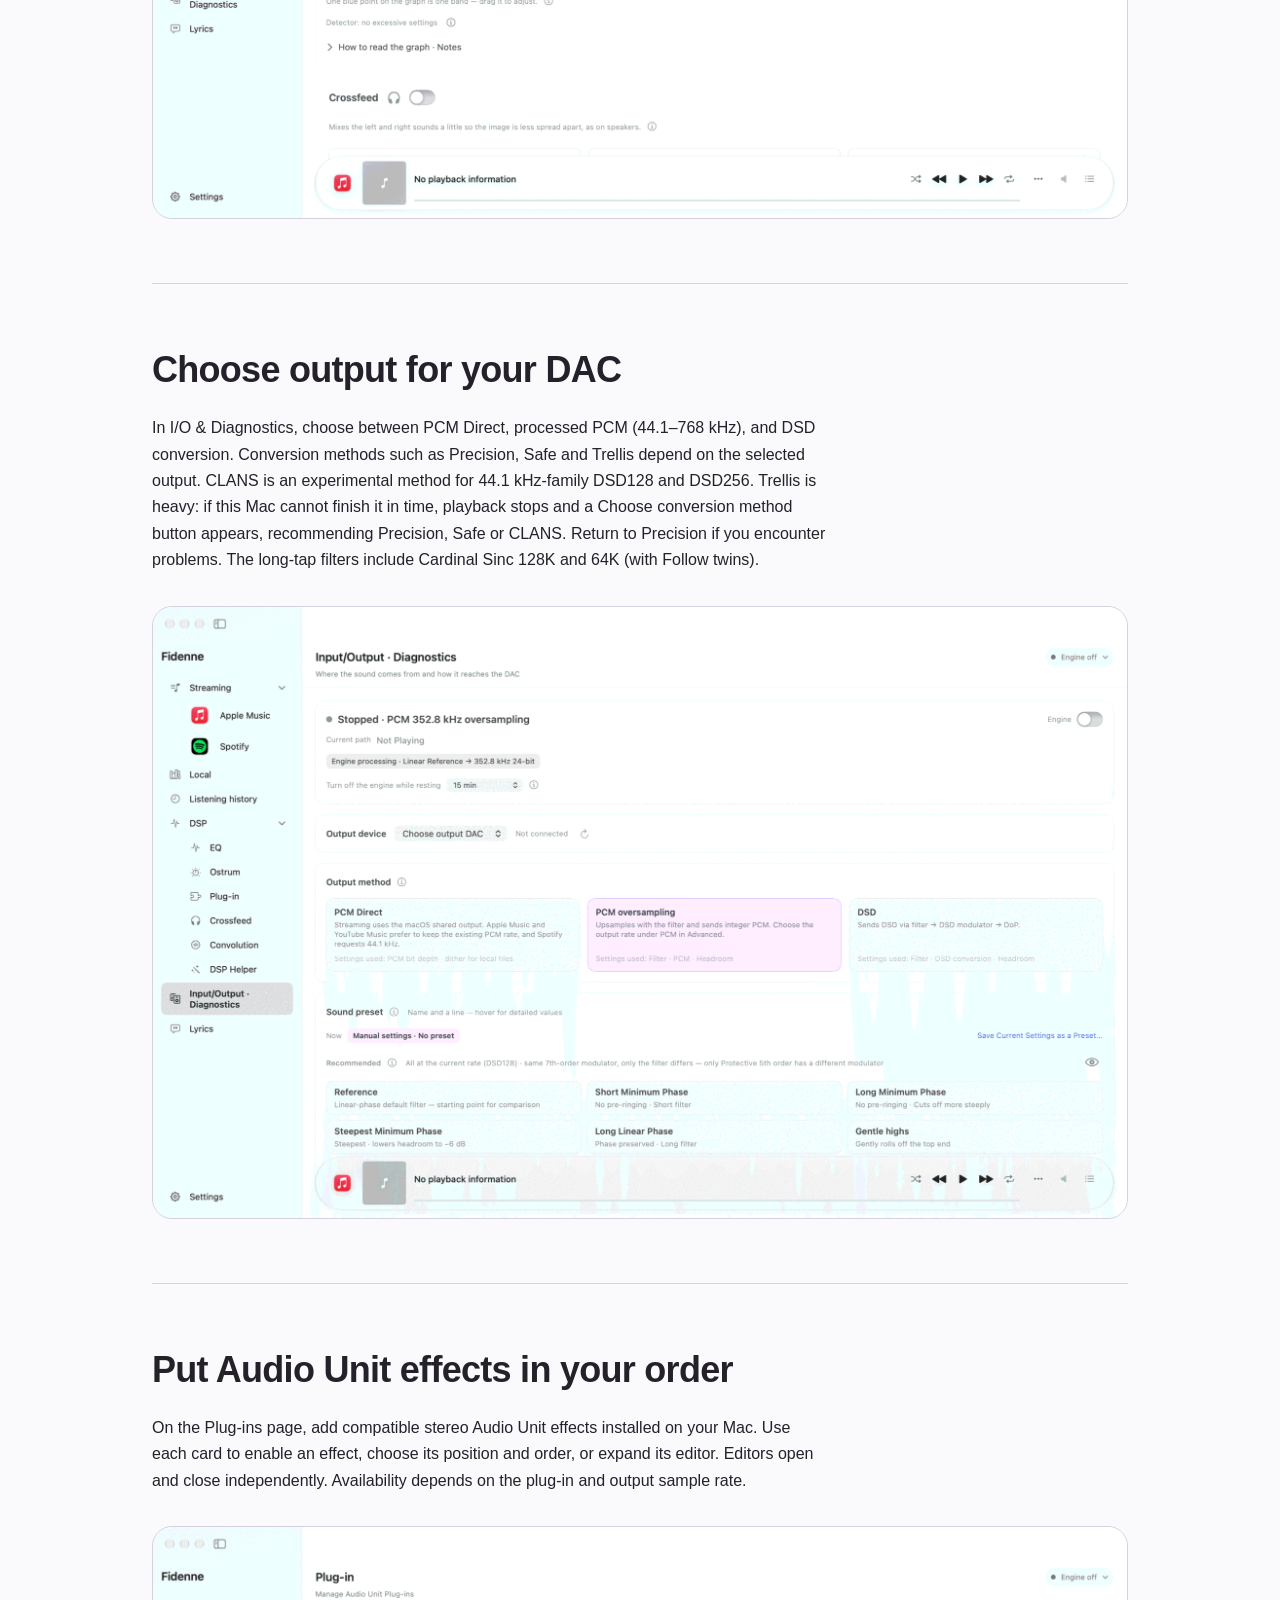
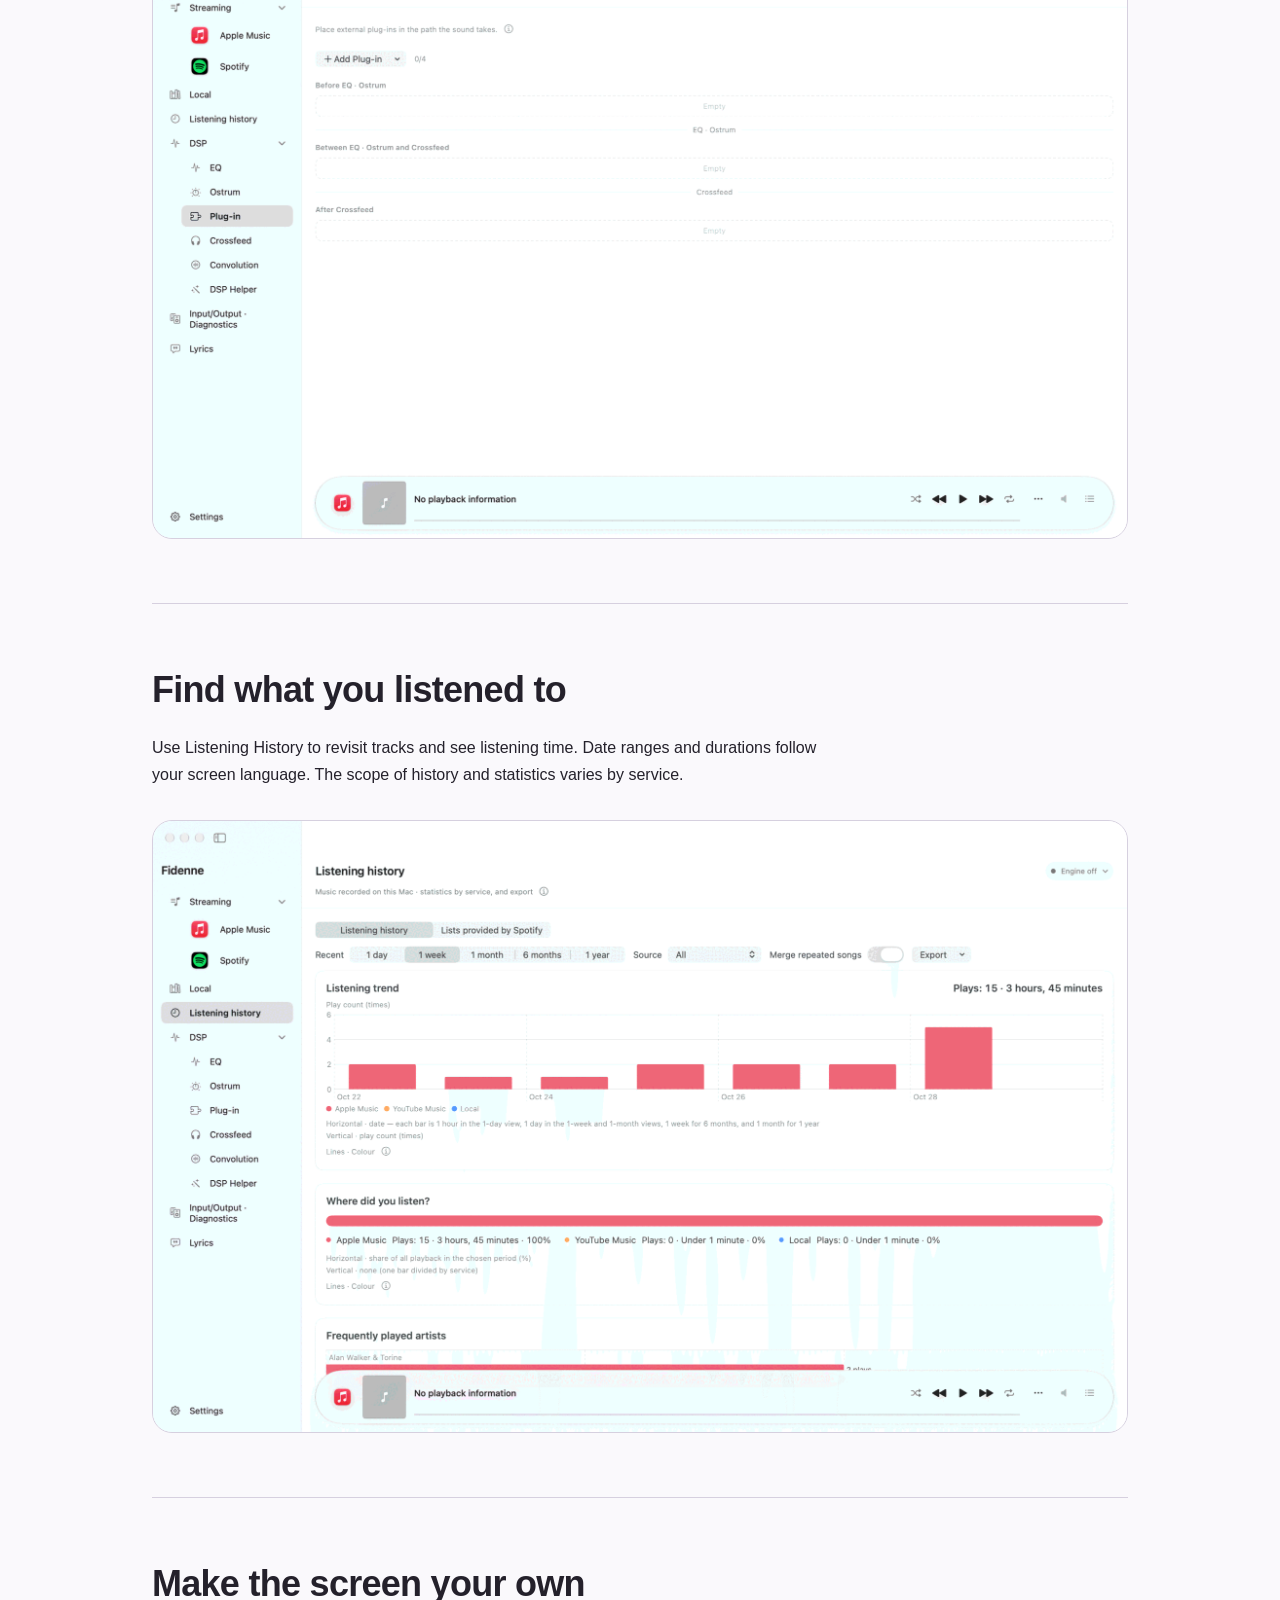
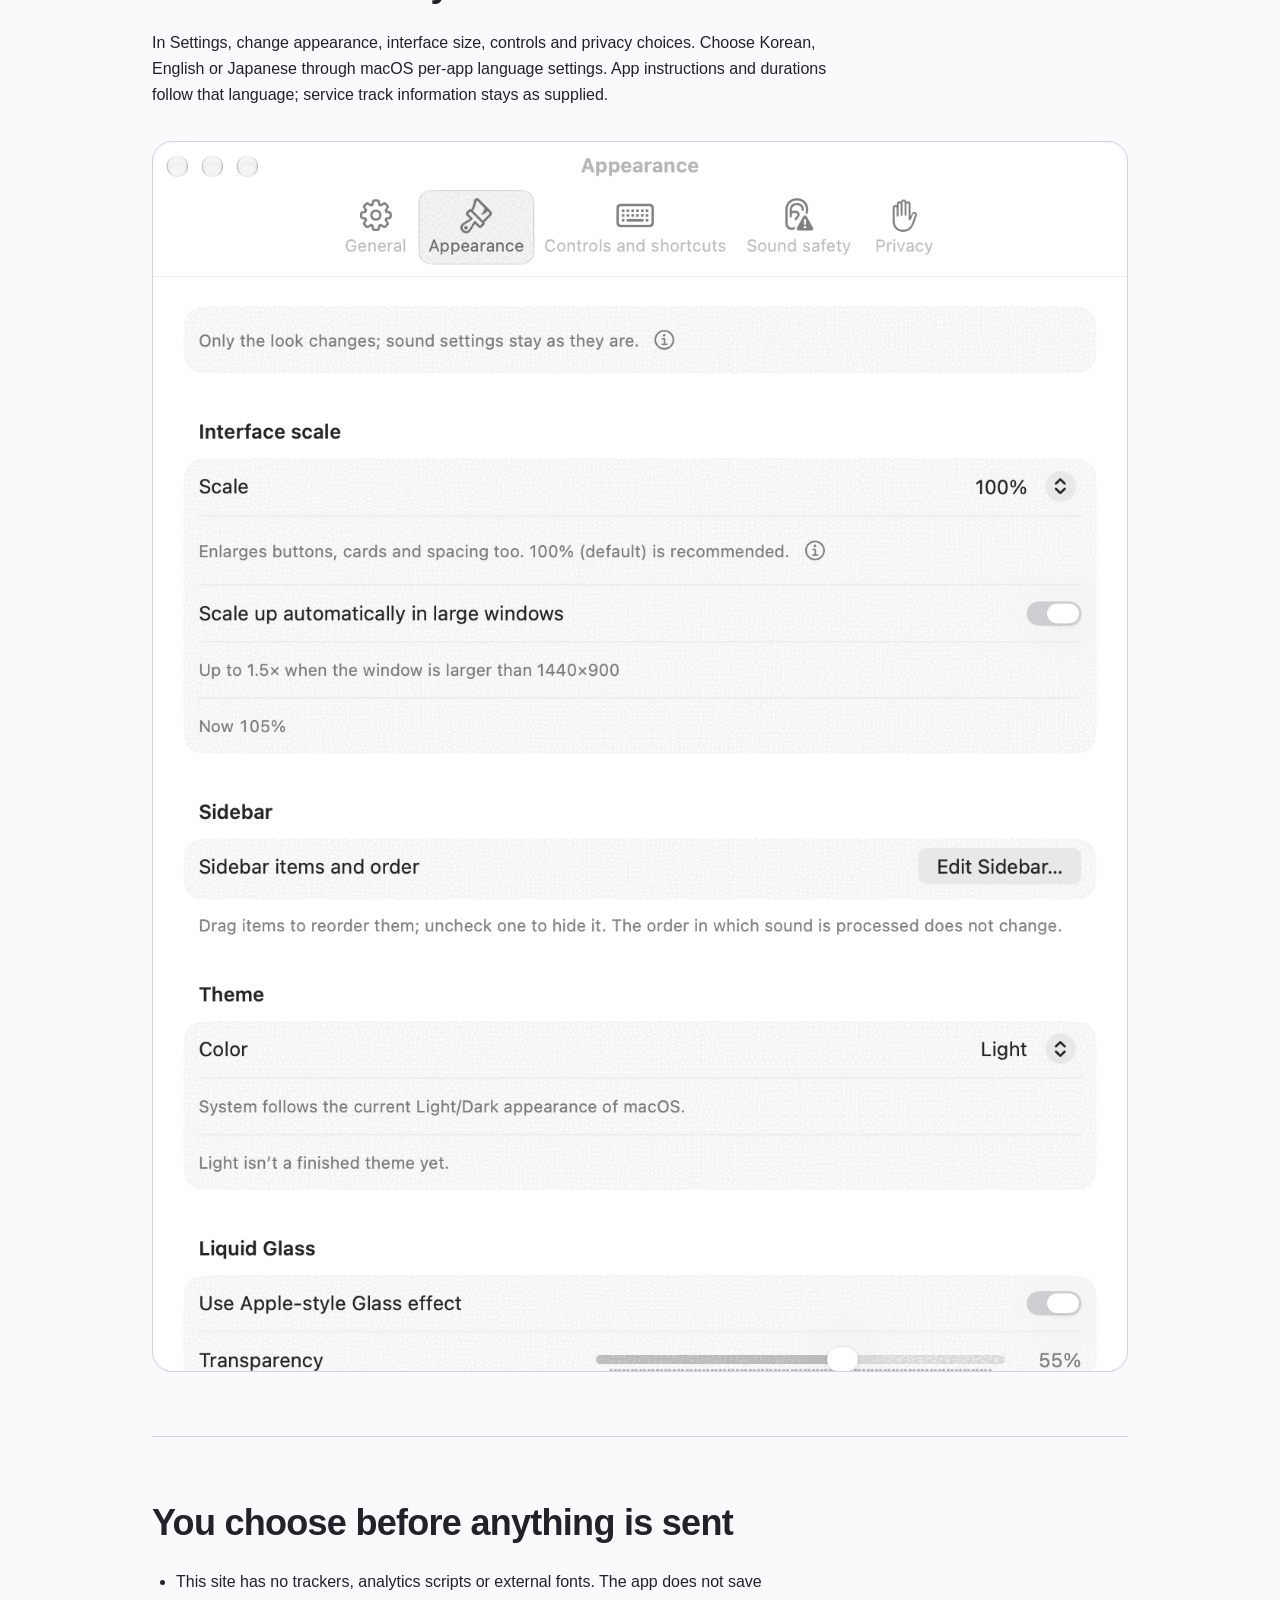
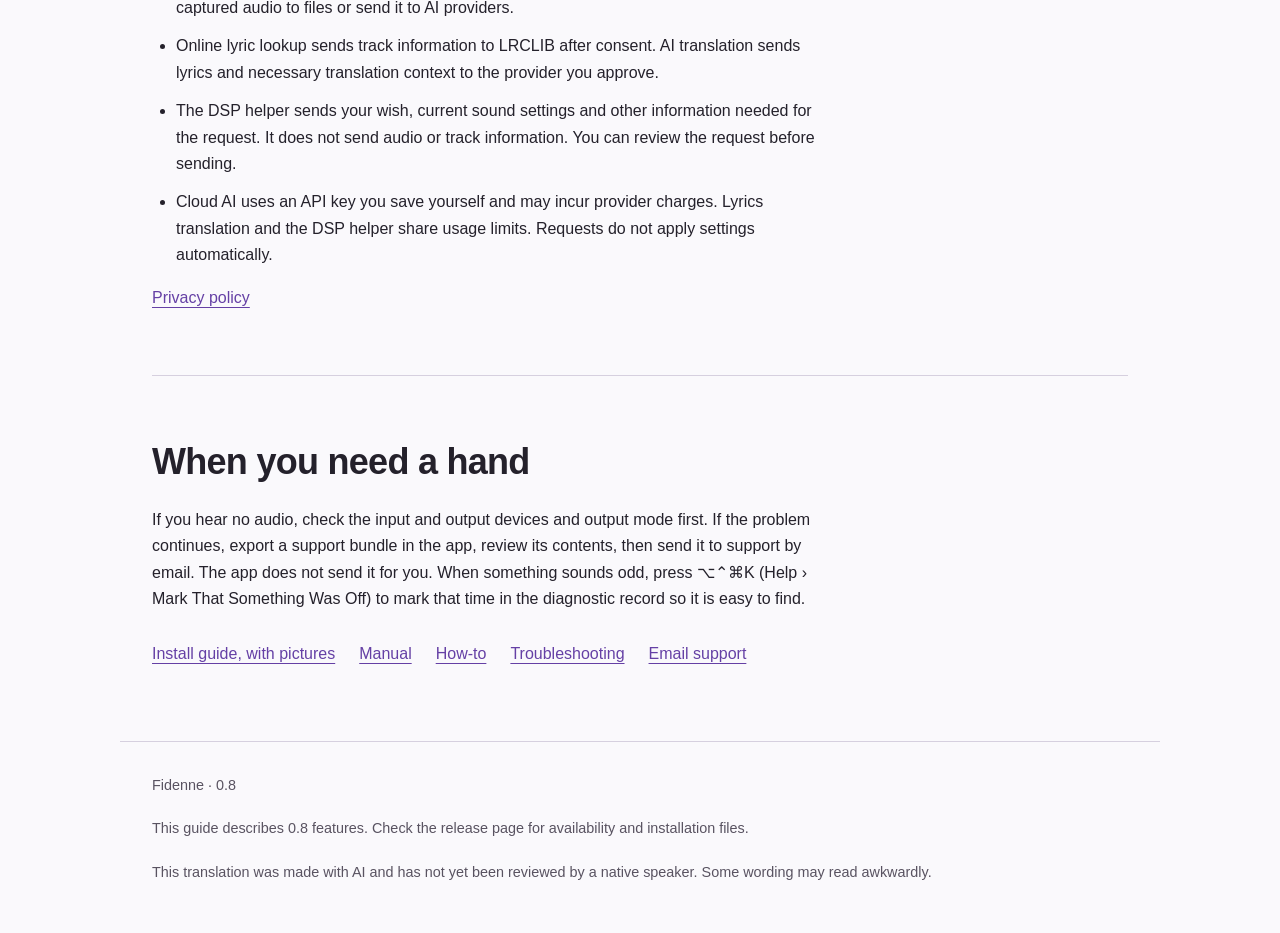
<file: docs/en/index.html>
<!doctype html>
<!-- SPDX-FileCopyrightText: 2026 The Aural Authors -->
<!-- SPDX-License-Identifier: Apache-2.0 -->
<html lang="en">
<head>
<meta charset="utf-8">
<meta name="viewport" content="width=device-width, initial-scale=1">
<meta name="color-scheme" content="light dark">
<meta name="description" content="Shape audio on your Mac with EQ, Ostrum, Crossfeed and Audio Unit effects, then send it to your external DAC. Install and use Fidenne 0.8.">
<title>Fidenne 0.8 · Install and use</title>
<link rel="icon" href="../img/icon.png">
<link rel="stylesheet" href="../style.css">
<link rel="alternate" hreflang="ko" href="../index.html">
<link rel="alternate" hreflang="en" href="../en/index.html">
<link rel="alternate" hreflang="ja" href="../ja/index.html">
</head>
<body>
<a class="skip-link" href="#main">Skip to content</a>
<header class="site-header" id="top">
<a class="brand" href="#top"><img src="../img/icon.png" alt="" width="28" height="28">Fidenne</a>
<nav aria-label="On this page"><a href="#new">New in 0.8</a><a href="#new07">New in 0.7</a><a href="#install">Get started</a><a href="#usage">Use Fidenne</a><a href="#privacy">Privacy</a></nav>
<nav class="languages" aria-label="Language"><a href="../index.html" lang="ko" hreflang="ko">한국어</a><a href="../en/index.html" lang="en" hreflang="en" aria-current="page">English</a><a href="../ja/index.html" lang="ja" hreflang="ja">日本語</a></nav>
</header>
<main id="main">
<div class="hero" aria-labelledby="hero-title">
<p class="eyebrow">Fidenne · Public beta 1 · 0.8.0</p><h1 id="hero-title">The music you play.<br>The sound you choose.</h1>
<p class="lead">Keep your player. Shape its audio with EQ, Ostrum and Crossfeed, then send it to your external DAC. See your music, lyrics and audio path in one window.</p>
<a class="button" href="https://github.com/fidenne/fidenne/releases/latest">View releases<span aria-hidden="true"> ↗</span></a>
<p class="requirements">Apple silicon Mac · macOS 15 or later · Wired USB DAC recommended</p><p class="small">This is still a public beta, so some things will change or be fixed. Check the release page for downloads and release availability.</p>
<figure class="screenshot-slot" id="shot-home">
<picture><source media="(prefers-color-scheme: dark)" srcset="../img/0.7/home-dark-en.png"><img src="../img/0.7/home-light-en.png" alt="Pick up where you left off" loading="lazy"></picture>
</figure>
</div>
<section id="new" aria-labelledby="new-title"><p class="eyebrow">0.8</p><h2 id="new-title">New in 0.8</h2><p>0.8 adds Video and Info pages to Album Mode, per-service Home rows, a floating lyrics window and reading aids for Japanese, and sends 5.1 and 7.1 files through untouched. Requirements are the same as 0.7.0. Some pictures below were taken on 0.7 and may differ slightly from 0.8.</p><div class="feature-grid"><article><h3>Three Album Mode pages</h3><p>The large playback view is split into Now Playing, Video and Info (Command + swipe, scroll wheel, Option-Command-Up and Down). Choose the order and which pages show in Settings › Display › Album Mode pages. Info shows album, release, genre, length, quality and credits. Video plays a video found by link, video file or search term, aligned to the music position.</p></article>
<article><h3>Home rows and search per service</h3><p>Streaming Home gains per-service rows (Apple Music recommendations, charts and recently played; Spotify recently played, most played and saved albums), plus Apple Music artist search, Spotify search and Show More.</p></article>
<article><h3>Floating lyrics and reading aids</h3><p>Open lyrics in their own window from Playback › Floating Lyrics (Shift-Command-L), and turn on reading aids and pronunciation under Lyrics › Display. Knobs can be adjusted with the arrow keys, and the Fidenne queue now continues from the end back to the start.</p></article>
<article><h3>Multichannel files, untouched</h3><p>Local 5.1, 7.1 and 7.1.4 files are sent to a multichannel output device without processing (the “Multichannel as is” playback pill), and a multichannel-input plug-in in DSP › Plug-ins can make a two-channel mix for headphones. DSP › EQ allows up to 256 bands, and Input/Output &amp; Diagnostics › Advanced › PCM lowers the top 44.1 / 48 kHz-family rate per DAC.</p></article></div><p class="note"><b>What changes in the sound.</b> When you pick another track or press Next or Previous, the start is held silently while the position returns to the beginning, so the track starts once from the top (before, the start was heard and then rewound). The last sound of a file now reaches the DAC in full. Fixed: Spotify free-account display, YouTube Music square covers, and Apple Music playing instead after a saved DAC prompt. For YouTube Music, the click that picks a track goes to the browser tab you last put in front (extension 0.4.50; click ↻ after updating), and Safari tells you to reload the tab after the app updates.</p></section>
<section id="new07" aria-labelledby="new07-title"><p class="eyebrow">0.7</p><h2 id="new07-title">More control over how you listen in 0.7</h2><p>Clearer screens, translation you can shape, and sound settings you choose.</p><div class="feature-grid"><article><h3>Three languages. Light and dark.</h3><p>Use Korean, English or Japanese, in light or dark appearance. The app follows the per-app language in macOS. Track and album names keep the wording supplied by each service.</p></article>
<article><h3>Lyrics and readings your way</h3><p>Choose the order and visibility of original lyrics, pronunciation and translation, and edit pronunciation lines. Edit the translation style for each target language or restore its defaults.</p></article>
<article><h3>Describe the sound you want</h3><p>Ask the DSP helper for three setting samples. Leave a comment on each sample to request another set, and apply only the settings you choose.</p></article>
<article><h3>Plug-ins in your audio path</h3><p>Add Audio Unit effects to your audio path and reorder them. Open a plug-in's own screen with Open Editor on its card. Check enabled effects and processing order in Playback Chain.</p></article></div></section>
<section id="install" aria-labelledby="install-title"><h2 id="install-title">From installation to your first track</h2><p>Turn down your DAC or amplifier before the first playback.</p><ol class="setup-steps"><li><h3>Check your Mac and DAC</h3><p>Use an Apple silicon Mac (M1 or later) with macOS 15 or later. An external USB DAC is recommended; DSD output needs a DAC that accepts the selected DSD rate. Fidenne also processes sound for built-in speakers, AirPods and HDMI and sends it as PCM, which macOS mixes on the way out.</p></li>
<li><h3>Install the app</h3><p>Download the .dmg from the release page, open it, and drag Fidenne to Applications. Open the app from Applications.</p></li>
<li><h3>Choose output and input</h3><p>In first-run setup, choose your output DAC. For input, choose Fidenne Inlet or System Tap. Inlet needs a separate installation; System Tap needs no installation and captures at 48 kHz. macOS asks for permission when you first use the relevant feature.</p></li>
<li><h3>Start with the volume low</h3><p>Choose a track in your player. Check the output mode in Fidenne and follow the start prompt. Once you hear audio, raise the DAC or amplifier volume gradually.</p></li></ol></section>
<section id="usage" aria-labelledby="usage-title"><h2 id="usage-title">From your music to your sound</h2><h3>Pick up where you left off</h3><p>Open recent listening and playlists from the music home, or play files from your local library. Each service does its own playback: Apple Music in the Music app on your Mac, Spotify in the Spotify app, and YouTube Music in a browser tab (Safari, Chrome or Edge). Connection steps and available controls vary by service.</p></section>
<section id="album" aria-labelledby="album-title"><h2 id="album-title">Focus on the album</h2><p>See artwork, lyrics and Playback Chain together. The audio processing column shares the album view’s background, keeping the focus on lyrics and controls.</p><figure class="screenshot-slot" id="shot-album">
<picture><source media="(prefers-color-scheme: dark)" srcset="../img/0.7/album-dark-en.png"><img src="../img/0.7/album-light-en.png" alt="Focus on the album" loading="lazy"></picture></figure></section>
<section id="lyrics" aria-labelledby="lyrics-title"><h2 id="lyrics-title">Read the lyrics. Adjust the reading.</h2><p>On the Lyrics page, attach LRC or TXT files, or consent to look up lyrics on LRCLIB. Choose the order and visibility of original lyrics, pronunciation and translation. Edited pronunciation appears in album view and other lyric views too; you can return to the estimated reading.</p><h3>A separate style for each target language</h3><p>Choose an AI provider and model, then edit the style instructions for the target language. Restore defaults to return to that language’s starting style. The Choose the tone: Singing tone (default — one tone through the song, the way lyrics are sung) or Follow original tone (keeps whether the original is polite or casual). Korean translations leave English expressions as written. If an older request was moved, follow the in-app notice to review it. Changing settings does not automatically remake saved translations.</p><figure class="screenshot-slot" id="shot-lyrics">
<picture><source media="(prefers-color-scheme: dark)" srcset="../img/0.7/lyrics-dark-en.png"><img src="../img/0.7/lyrics-light-en.png" alt="Read the lyrics. Adjust the reading." loading="lazy"></picture></figure></section>
<section id="helper" aria-labelledby="helper-title"><h2 id="helper-title">Describe the sound you want</h2><p>Choose a provider and model in the DSP helper and send your request. Review the changes in three samples—mild, medium and strong—and apply the one you choose. Add a comment to each sample to ask for a new set of three. Switching between samples the helper has applied does not require an unnecessary second press.</p><p class="note">If you edit a value elsewhere after requesting samples, check the changed item and reason before applying a sample that affects it. You can undo an application. A headroom suggestion remains a separate choice; if you previously allowed automatic correction, it only lowers Preamp. The helper’s audition feature is unavailable in 0.7.</p><figure class="screenshot-slot" id="shot-helper">
<picture><source media="(prefers-color-scheme: dark)" srcset="../img/0.7/helper-dark-en.png"><img src="../img/0.7/helper-light-en.png" alt="Describe the sound you want" loading="lazy"></picture></figure></section>
<section id="sound" aria-labelledby="sound-title"><h2 id="sound-title">Follow your audio path</h2><p>Choose Parametric, Minimum Phase FIR or Linear Phase FIR EQ. Use Ostrum for Bass Sound, Mid-Hi Tune and Width. Crossfeed controls how much the stereo channels mix; the related page in 0.7 is named Crossfeed.</p><figure class="screenshot-slot" id="shot-crossfeed">
<picture><source media="(prefers-color-scheme: dark)" srcset="../img/0.7/crossfeed-dark-en.png"><img src="../img/0.7/crossfeed-light-en.png" alt="Follow your audio path" loading="lazy"></picture></figure></section>
<section id="output" aria-labelledby="output-title"><h2 id="output-title">Choose output for your DAC</h2><p>In I/O &amp; Diagnostics, choose between PCM Direct, processed PCM (44.1–768 kHz), and DSD conversion. Conversion methods such as Precision, Safe and Trellis depend on the selected output. CLANS is an experimental method for 44.1 kHz-family DSD128 and DSD256. Trellis is heavy: if this Mac cannot finish it in time, playback stops and a Choose conversion method button appears, recommending Precision, Safe or CLANS. Return to Precision if you encounter problems. The long-tap filters include Cardinal Sinc 128K and 64K (with Follow twins).</p><figure class="screenshot-slot" id="shot-io">
<picture><source media="(prefers-color-scheme: dark)" srcset="../img/0.7/io-dark-en.png"><img src="../img/0.7/io-light-en.png" alt="Choose output for your DAC" loading="lazy"></picture></figure></section>
<section id="plugins" aria-labelledby="plugins-title"><h2 id="plugins-title">Put Audio Unit effects in your order</h2><p>On the Plug-ins page, add compatible stereo Audio Unit effects installed on your Mac. Use each card to enable an effect, choose its position and order, or expand its editor. Editors open and close independently. Availability depends on the plug-in and output sample rate.</p><figure class="screenshot-slot" id="shot-plugins">
<picture><source media="(prefers-color-scheme: dark)" srcset="../img/0.7/plugins-dark-en.png"><img src="../img/0.7/plugins-light-en.png" alt="Put Audio Unit effects in your order" loading="lazy"></picture></figure></section>
<section id="history" aria-labelledby="history-title"><h2 id="history-title">Find what you listened to</h2><p>Use Listening History to revisit tracks and see listening time. Date ranges and durations follow your screen language. The scope of history and statistics varies by service.</p><figure class="screenshot-slot" id="shot-history">
<picture><source media="(prefers-color-scheme: dark)" srcset="../img/0.7/history-dark-en.png"><img src="../img/0.7/history-light-en.png" alt="Find what you listened to" loading="lazy"></picture></figure></section>
<section id="settings" aria-labelledby="settings-title"><h2 id="settings-title">Make the screen your own</h2><p>In Settings, change appearance, interface size, controls and privacy choices. Choose Korean, English or Japanese through macOS per-app language settings. App instructions and durations follow that language; service track information stays as supplied.</p><figure class="screenshot-slot" id="shot-settings">
<picture><source media="(prefers-color-scheme: dark)" srcset="../img/0.7/settings-dark-en.png"><img src="../img/0.7/settings-light-en.png" alt="Make the screen your own" loading="lazy"></picture></figure></section>
<section id="privacy" aria-labelledby="privacy-title"><h2 id="privacy-title">You choose before anything is sent</h2><ul><li>This site has no trackers, analytics scripts or external fonts. The app does not save captured audio to files or send it to AI providers.</li><li>Online lyric lookup sends track information to LRCLIB after consent. AI translation sends lyrics and necessary translation context to the provider you approve.</li><li>The DSP helper sends your wish, current sound settings and other information needed for the request. It does not send audio or track information. You can review the request before sending.</li><li>Cloud AI uses an API key you save yourself and may incur provider charges. Lyrics translation and the DSP helper share usage limits. Requests do not apply settings automatically.</li></ul><a href="https://github.com/fidenne/fidenne/blob/main/PRIVACY.en.md">Privacy policy</a></section>
<section id="help" aria-labelledby="help-title"><h2 id="help-title">When you need a hand</h2><p>If you hear no audio, check the input and output devices and output mode first. If the problem continues, export a support bundle in the app, review its contents, then send it to support by email. The app does not send it for you. When something sounds odd, press ⌥⌃⌘K (Help › Mark That Something Was Off) to mark that time in the diagnostic record so it is easy to find.</p><div class="resource-links"><a href="install.html">Install guide, with pictures</a><a href="https://github.com/fidenne/fidenne/blob/main/docs/user/en/MANUAL.md">Manual</a><a href="https://github.com/fidenne/fidenne/blob/main/docs/user/en/HOW-TO.md">How-to</a><a href="https://github.com/fidenne/fidenne/blob/main/docs/user/en/TROUBLESHOOTING.md">Troubleshooting</a><a href="mailto:fidenne.support@gmail.com">Email support</a></div></section>
</main>
<footer><p>Fidenne · 0.8</p><p>This guide describes 0.8 features. Check the release page for availability and installation files.</p><p>This translation was made with AI and has not yet been reviewed by a native speaker. Some wording may read awkwardly.</p></footer>
</body>
</html>
</file>
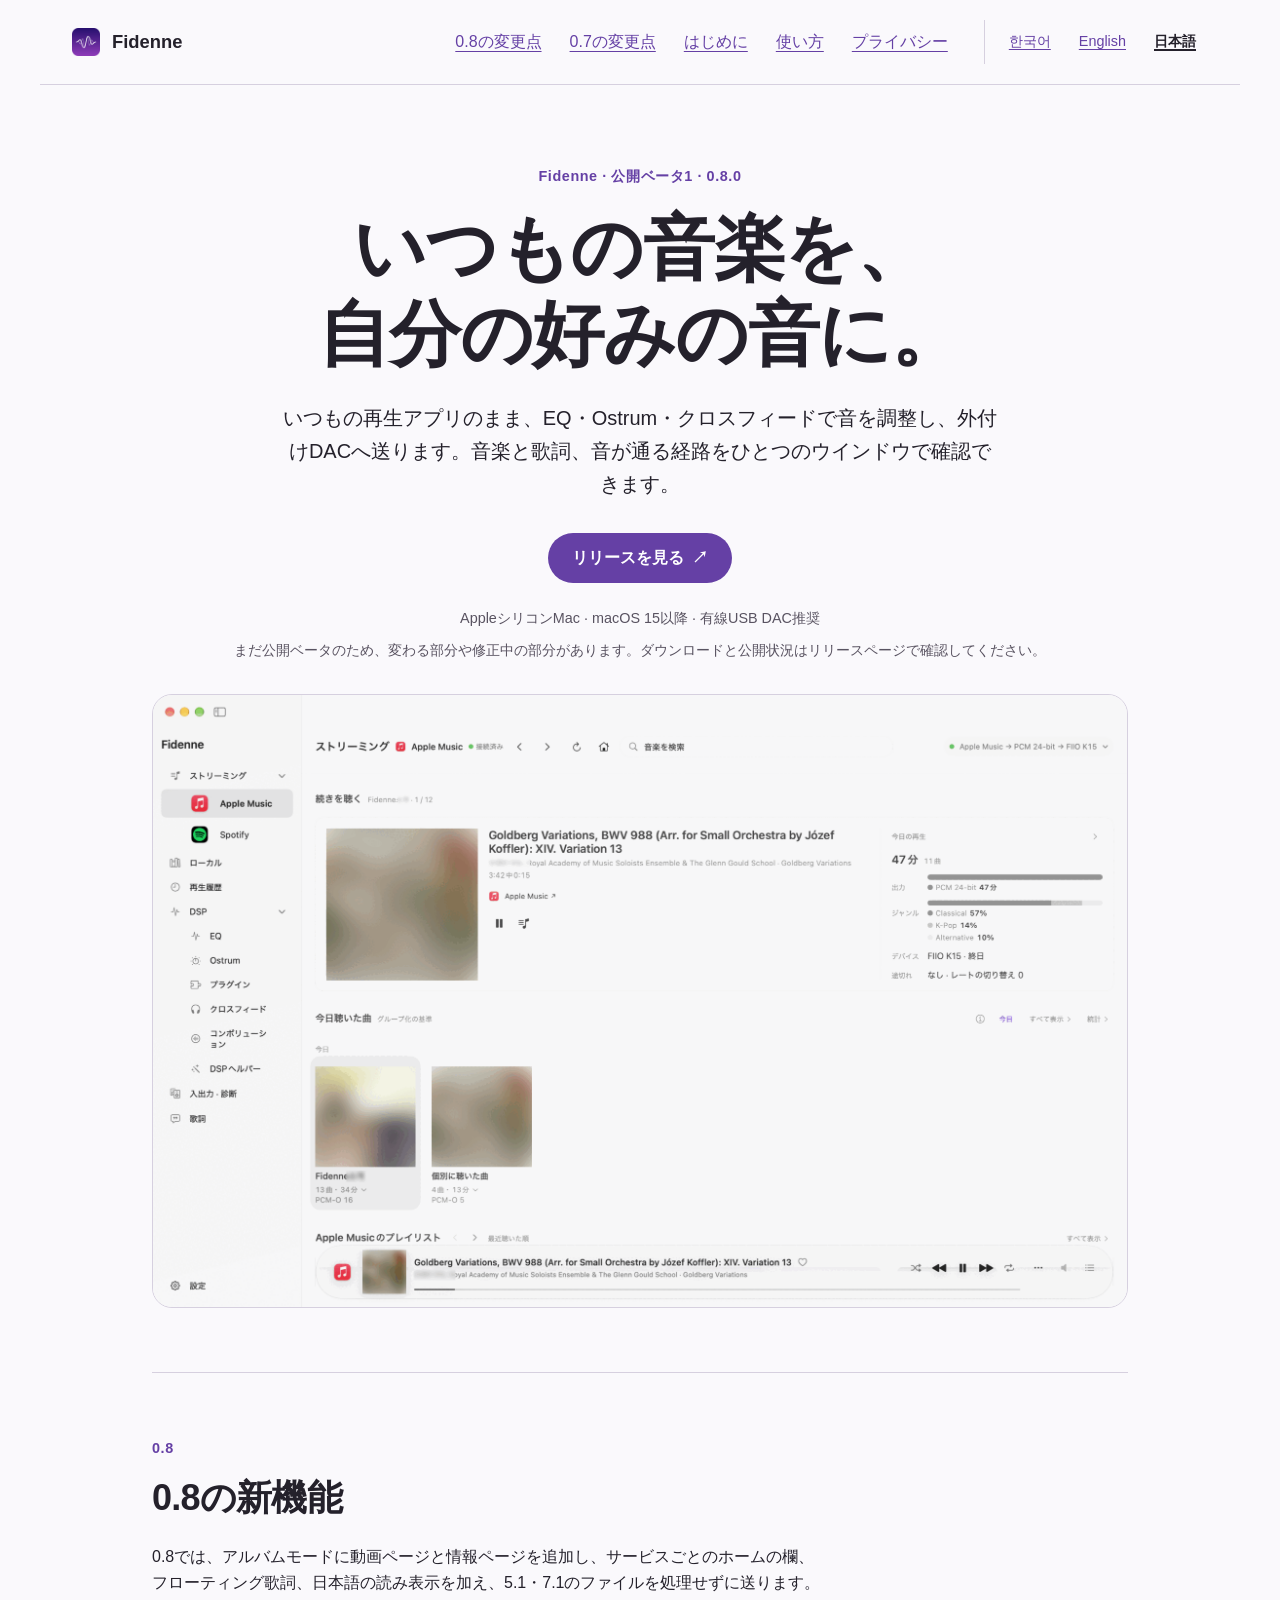
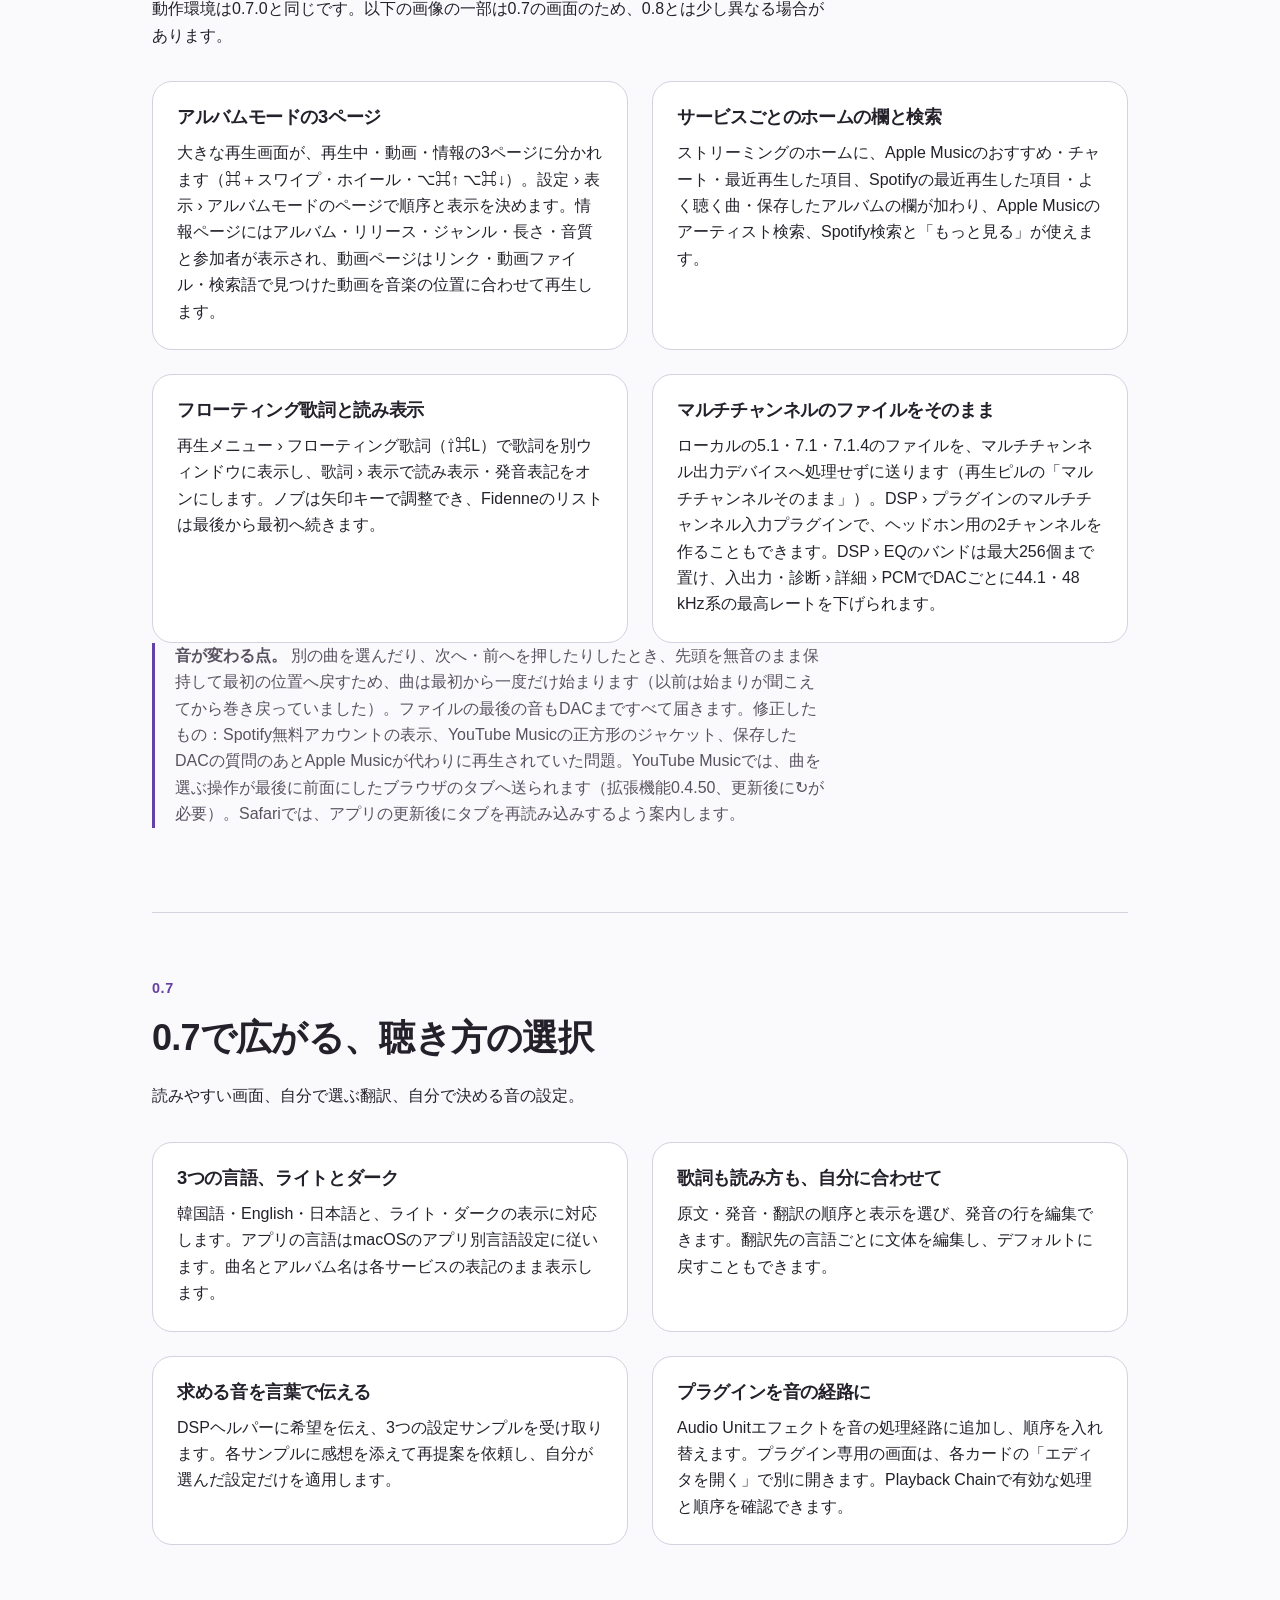
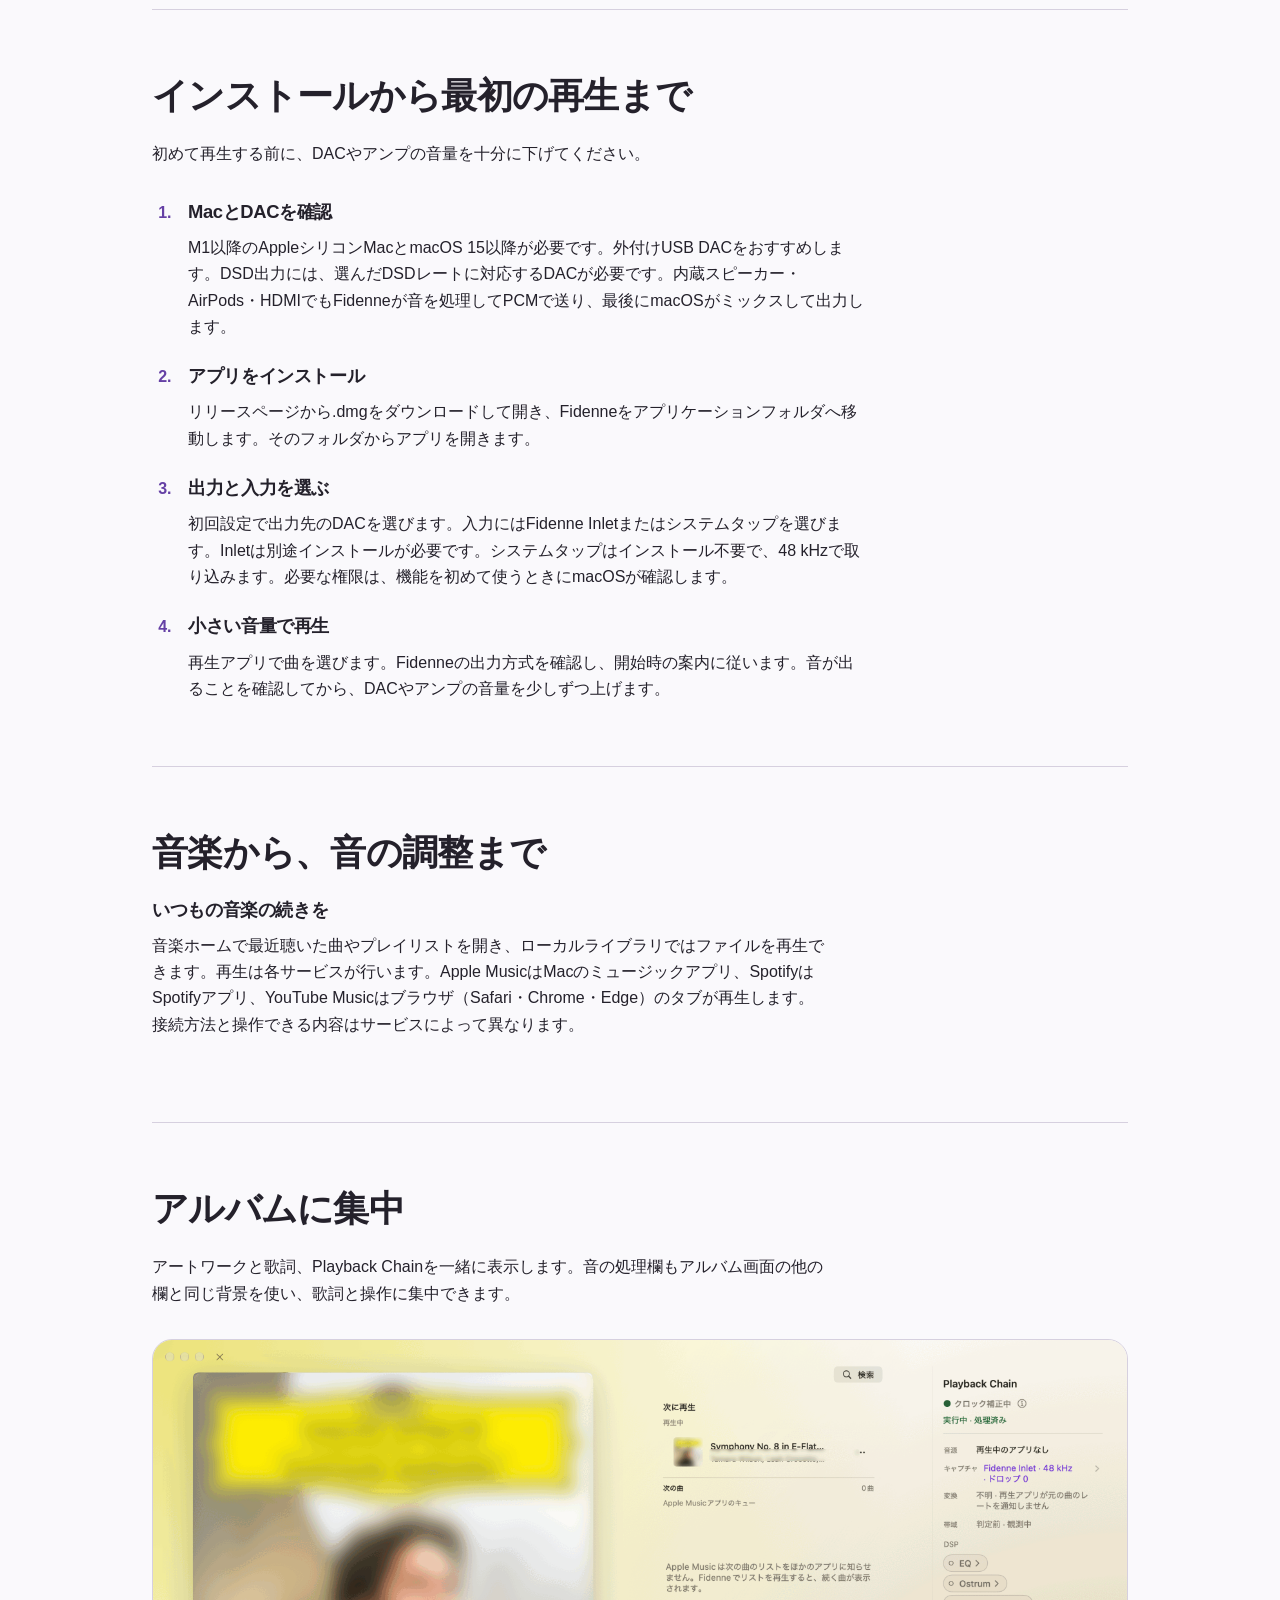
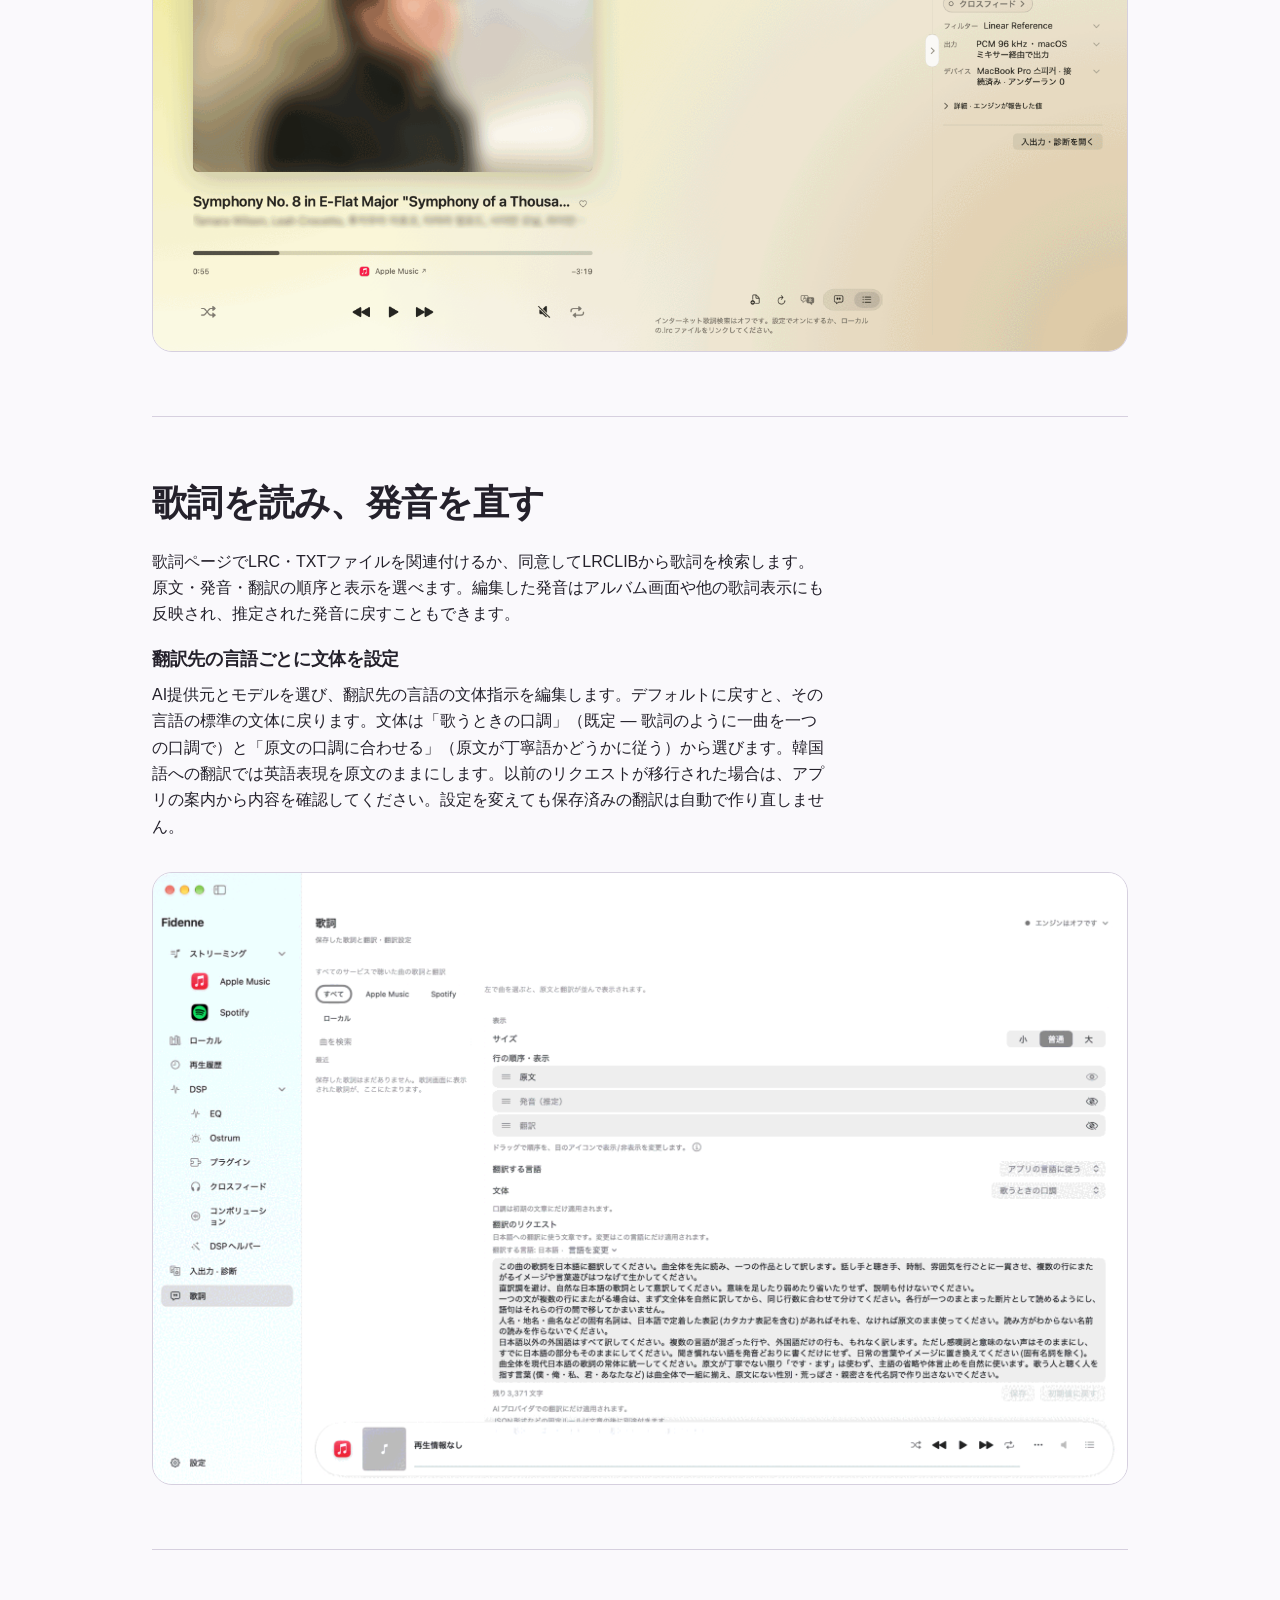
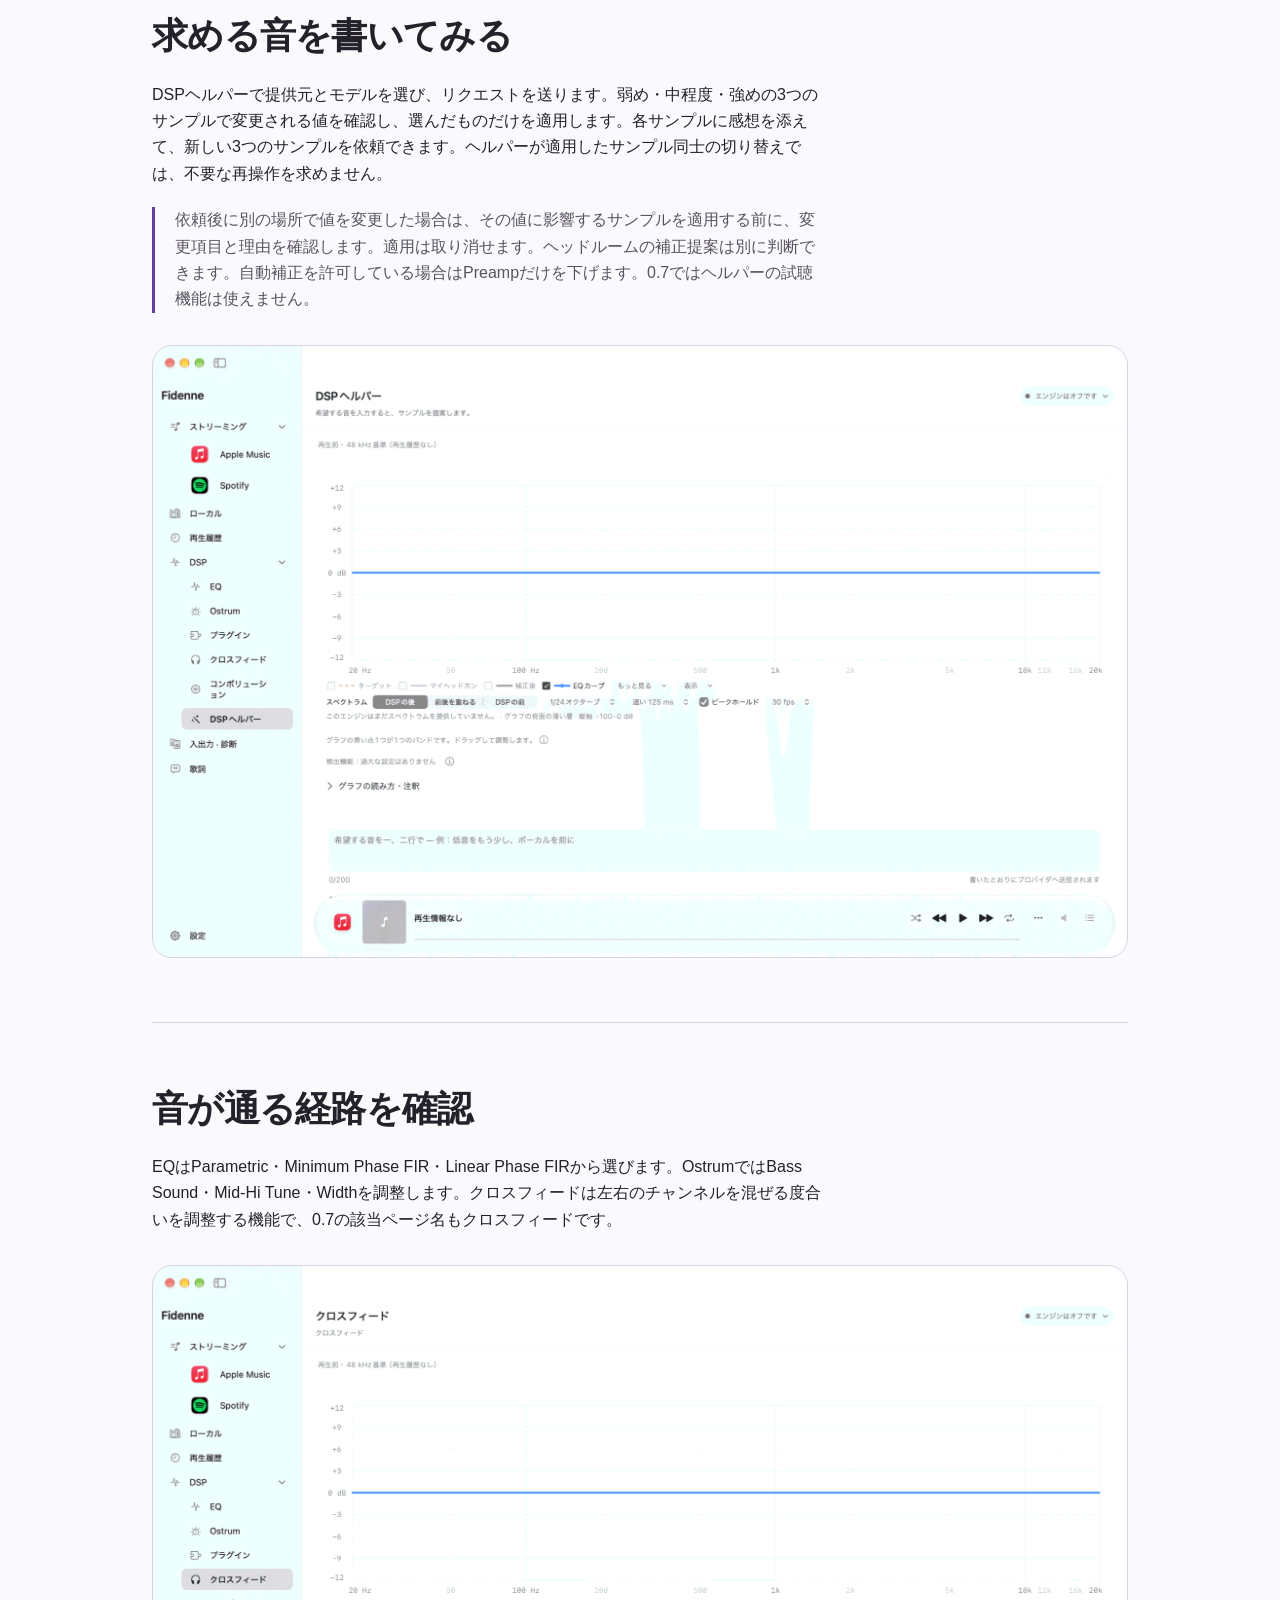
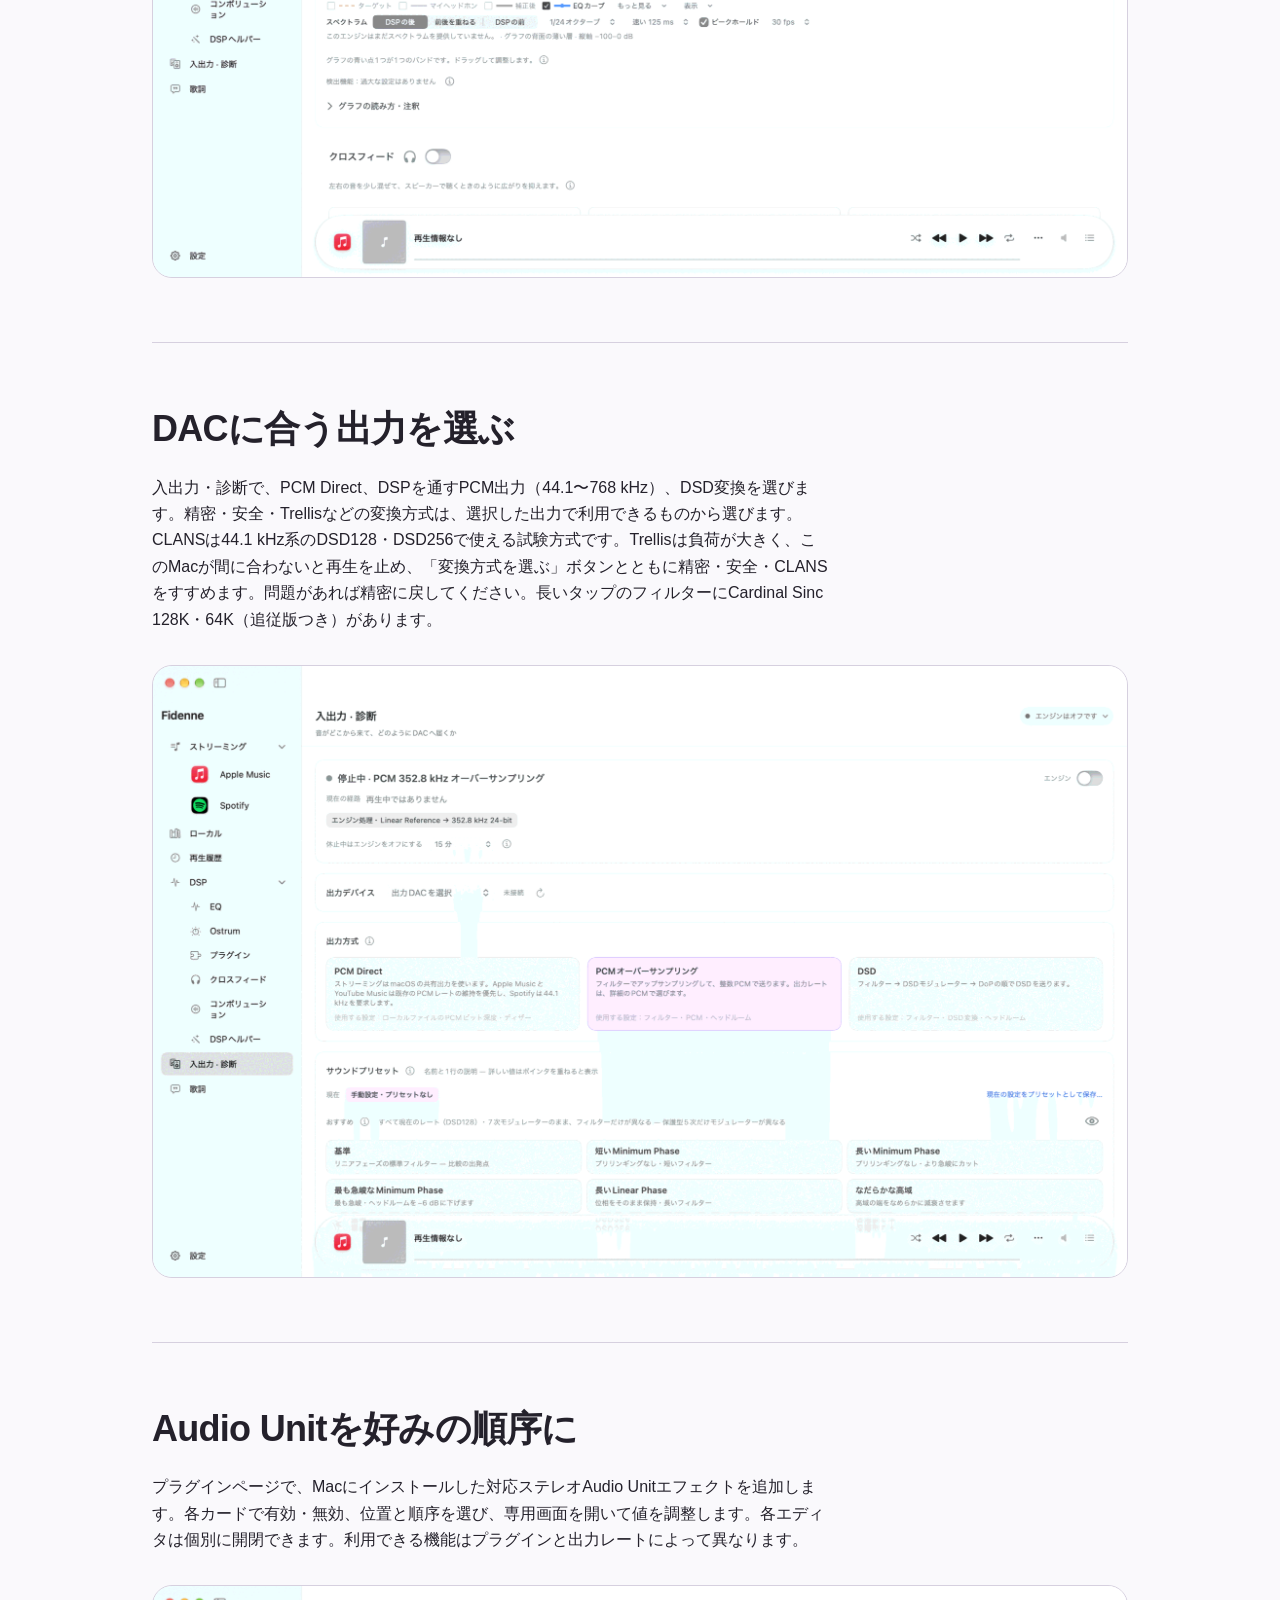
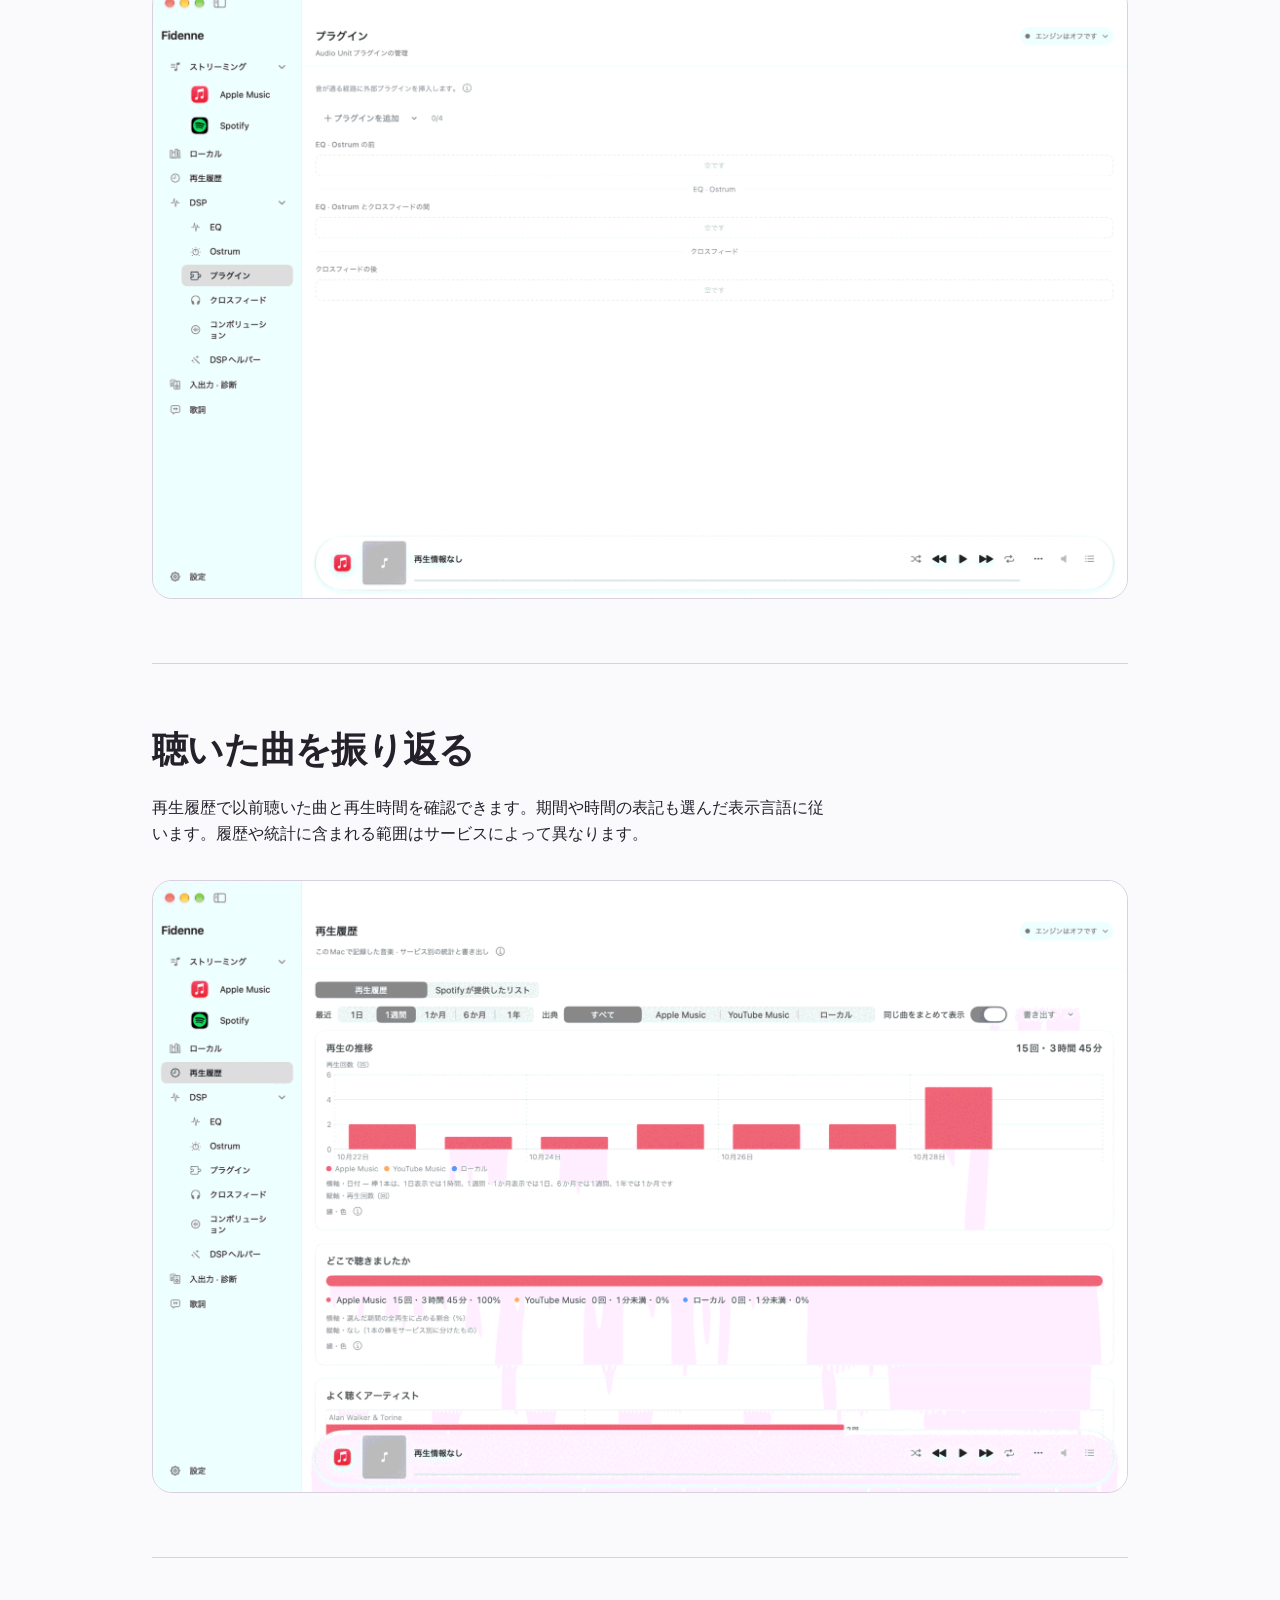
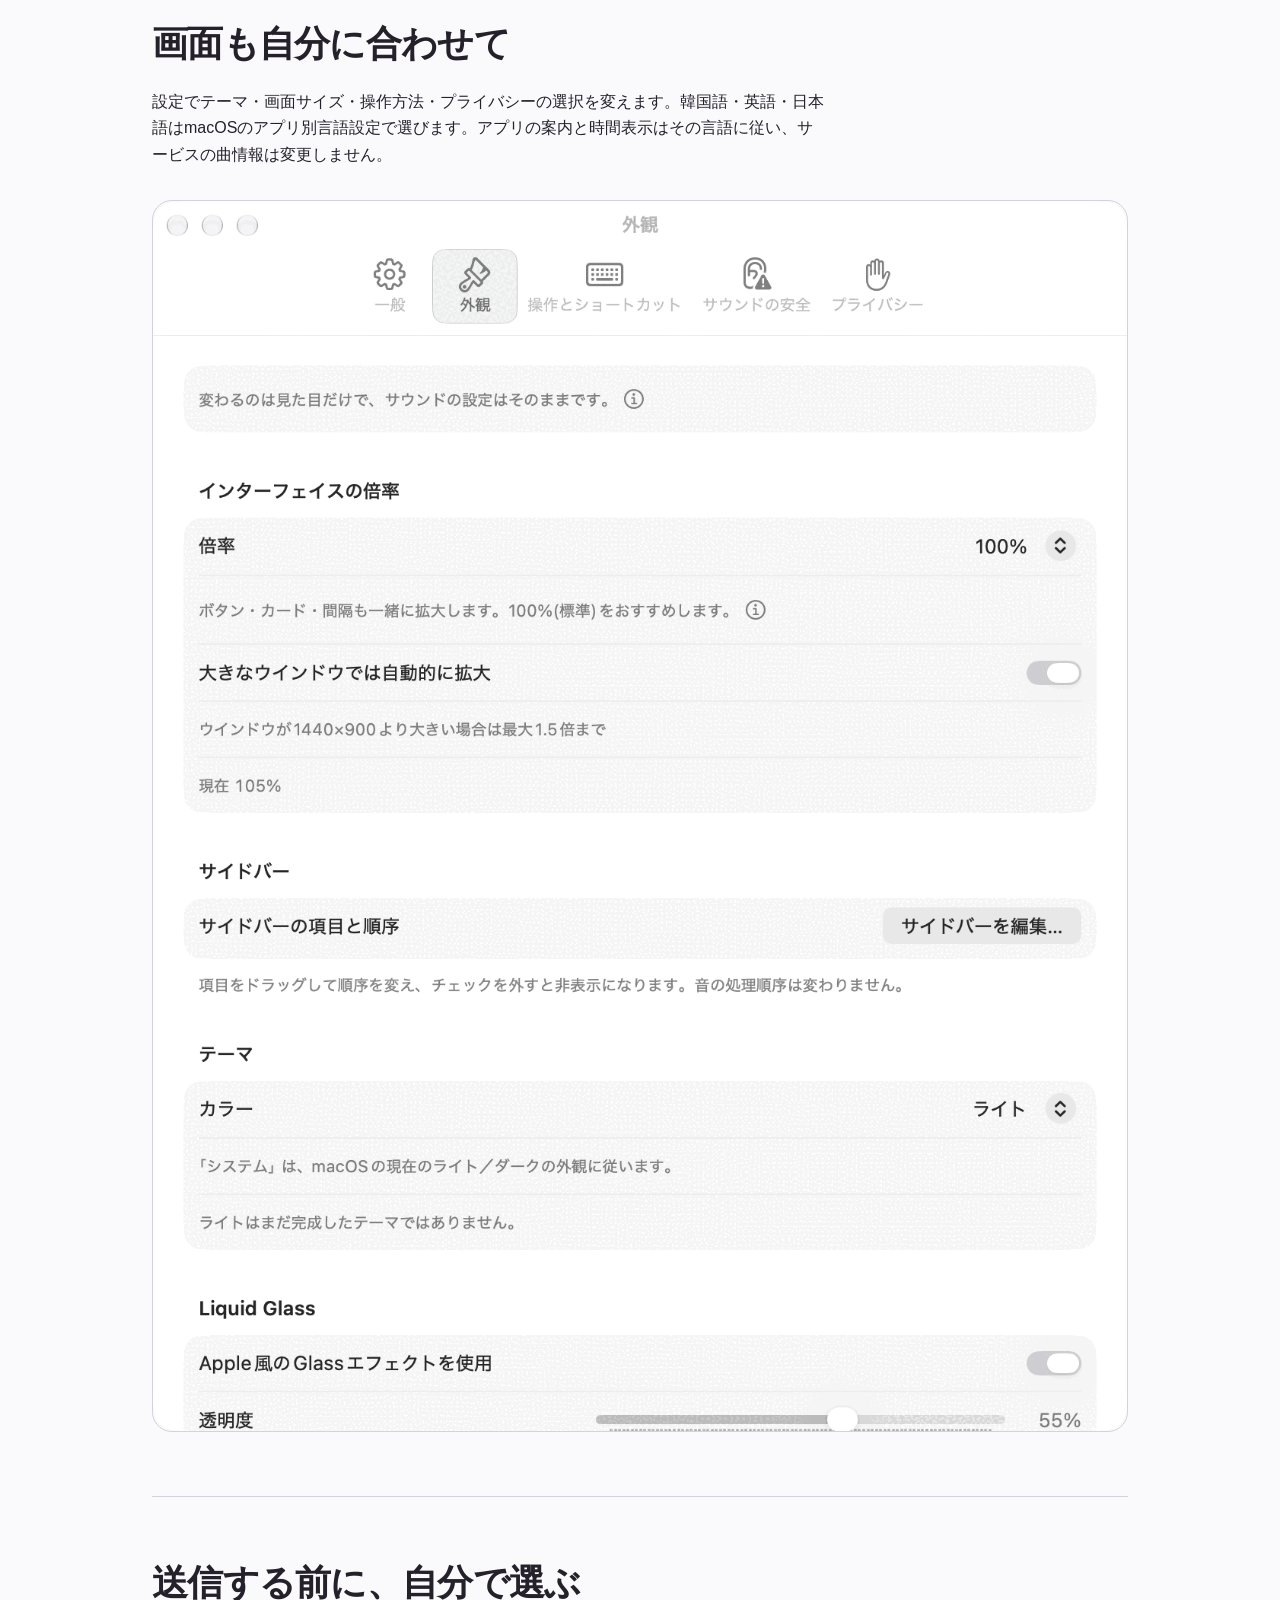
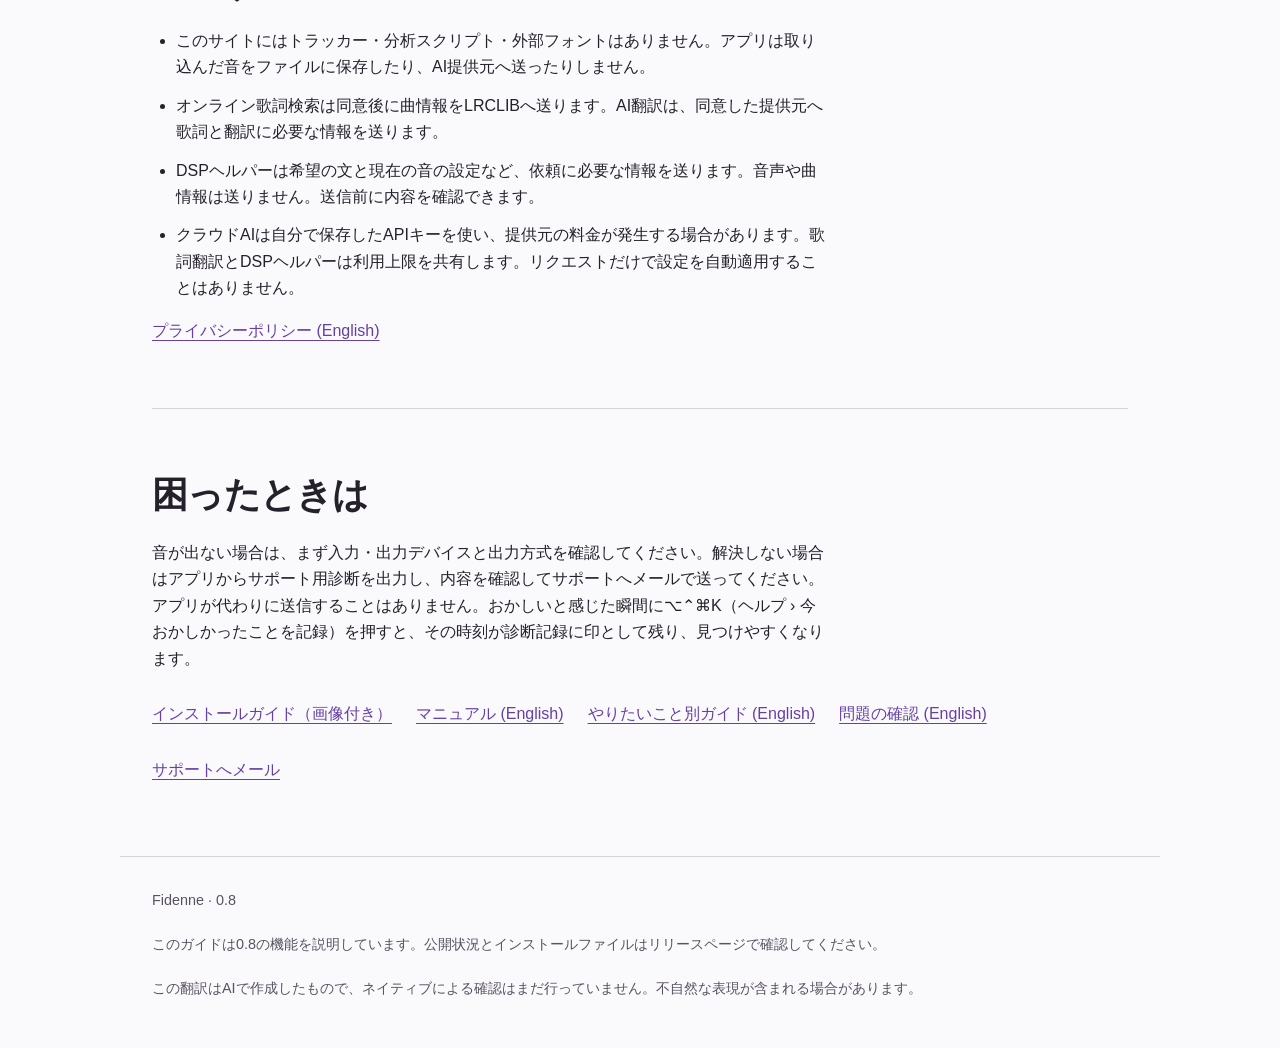
<file: docs/ja/index.html>
<!doctype html>
<!-- SPDX-FileCopyrightText: 2026 The Aural Authors -->
<!-- SPDX-License-Identifier: Apache-2.0 -->
<html lang="ja">
<head>
<meta charset="utf-8">
<meta name="viewport" content="width=device-width, initial-scale=1">
<meta name="color-scheme" content="light dark">
<meta name="description" content="Macで聴いている音をEQ・Ostrum・クロスフィード・Audio Unitで調整し、外付けDACへ。Fidenne 0.8のインストールと使い方。">
<title>Fidenne 0.8 · インストールと使い方</title>
<link rel="icon" href="../img/icon.png">
<link rel="stylesheet" href="../style.css">
<link rel="alternate" hreflang="ko" href="../index.html">
<link rel="alternate" hreflang="en" href="../en/index.html">
<link rel="alternate" hreflang="ja" href="../ja/index.html">
</head>
<body>
<a class="skip-link" href="#main">本文へ</a>
<header class="site-header" id="top">
<a class="brand" href="#top"><img src="../img/icon.png" alt="" width="28" height="28">Fidenne</a>
<nav aria-label="このページ"><a href="#new">0.8の変更点</a><a href="#new07">0.7の変更点</a><a href="#install">はじめに</a><a href="#usage">使い方</a><a href="#privacy">プライバシー</a></nav>
<nav class="languages" aria-label="言語"><a href="../index.html" lang="ko" hreflang="ko">한국어</a><a href="../en/index.html" lang="en" hreflang="en">English</a><a href="../ja/index.html" lang="ja" hreflang="ja" aria-current="page">日本語</a></nav>
</header>
<main id="main">
<div class="hero" aria-labelledby="hero-title">
<p class="eyebrow">Fidenne · 公開ベータ1 · 0.8.0</p><h1 id="hero-title">いつもの音楽を、<br>自分の好みの音に。</h1>
<p class="lead">いつもの再生アプリのまま、EQ・Ostrum・クロスフィードで音を調整し、外付けDACへ送ります。音楽と歌詞、音が通る経路をひとつのウインドウで確認できます。</p>
<a class="button" href="https://github.com/fidenne/fidenne/releases/latest">リリースを見る<span aria-hidden="true"> ↗</span></a>
<p class="requirements">AppleシリコンMac · macOS 15以降 · 有線USB DAC推奨</p><p class="small">まだ公開ベータのため、変わる部分や修正中の部分があります。ダウンロードと公開状況はリリースページで確認してください。</p>
<figure class="screenshot-slot" id="shot-home">
<picture><source media="(prefers-color-scheme: dark)" srcset="../img/0.7/home-dark-ja.png"><img src="../img/0.7/home-light-ja.png" alt="いつもの音楽の続きを" loading="lazy"></picture>
</figure>
</div>
<section id="new" aria-labelledby="new-title"><p class="eyebrow">0.8</p><h2 id="new-title">0.8の新機能</h2><p>0.8では、アルバムモードに動画ページと情報ページを追加し、サービスごとのホームの欄、フローティング歌詞、日本語の読み表示を加え、5.1・7.1のファイルを処理せずに送ります。動作環境は0.7.0と同じです。以下の画像の一部は0.7の画面のため、0.8とは少し異なる場合があります。</p><div class="feature-grid"><article><h3>アルバムモードの3ページ</h3><p>大きな再生画面が、再生中・動画・情報の3ページに分かれます（⌘＋スワイプ・ホイール・⌥⌘↑ ⌥⌘↓）。設定 › 表示 › アルバムモードのページで順序と表示を決めます。情報ページにはアルバム・リリース・ジャンル・長さ・音質と参加者が表示され、動画ページはリンク・動画ファイル・検索語で見つけた動画を音楽の位置に合わせて再生します。</p></article>
<article><h3>サービスごとのホームの欄と検索</h3><p>ストリーミングのホームに、Apple Musicのおすすめ・チャート・最近再生した項目、Spotifyの最近再生した項目・よく聴く曲・保存したアルバムの欄が加わり、Apple Musicのアーティスト検索、Spotify検索と「もっと見る」が使えます。</p></article>
<article><h3>フローティング歌詞と読み表示</h3><p>再生メニュー › フローティング歌詞（⇧⌘L）で歌詞を別ウィンドウに表示し、歌詞 › 表示で読み表示・発音表記をオンにします。ノブは矢印キーで調整でき、Fidenneのリストは最後から最初へ続きます。</p></article>
<article><h3>マルチチャンネルのファイルをそのまま</h3><p>ローカルの5.1・7.1・7.1.4のファイルを、マルチチャンネル出力デバイスへ処理せずに送ります（再生ピルの「マルチチャンネルそのまま」）。DSP › プラグインのマルチチャンネル入力プラグインで、ヘッドホン用の2チャンネルを作ることもできます。DSP › EQのバンドは最大256個まで置け、入出力・診断 › 詳細 › PCMでDACごとに44.1・48 kHz系の最高レートを下げられます。</p></article></div><p class="note"><b>音が変わる点。</b> 別の曲を選んだり、次へ・前へを押したりしたとき、先頭を無音のまま保持して最初の位置へ戻すため、曲は最初から一度だけ始まります（以前は始まりが聞こえてから巻き戻っていました）。ファイルの最後の音もDACまですべて届きます。修正したもの：Spotify無料アカウントの表示、YouTube Musicの正方形のジャケット、保存したDACの質問のあとApple Musicが代わりに再生されていた問題。YouTube Musicでは、曲を選ぶ操作が最後に前面にしたブラウザのタブへ送られます（拡張機能0.4.50、更新後に↻が必要）。Safariでは、アプリの更新後にタブを再読み込みするよう案内します。</p></section>
<section id="new07" aria-labelledby="new07-title"><p class="eyebrow">0.7</p><h2 id="new07-title">0.7で広がる、聴き方の選択</h2><p>読みやすい画面、自分で選ぶ翻訳、自分で決める音の設定。</p><div class="feature-grid"><article><h3>3つの言語、ライトとダーク</h3><p>韓国語・English・日本語と、ライト・ダークの表示に対応します。アプリの言語はmacOSのアプリ別言語設定に従います。曲名とアルバム名は各サービスの表記のまま表示します。</p></article>
<article><h3>歌詞も読み方も、自分に合わせて</h3><p>原文・発音・翻訳の順序と表示を選び、発音の行を編集できます。翻訳先の言語ごとに文体を編集し、デフォルトに戻すこともできます。</p></article>
<article><h3>求める音を言葉で伝える</h3><p>DSPヘルパーに希望を伝え、3つの設定サンプルを受け取ります。各サンプルに感想を添えて再提案を依頼し、自分が選んだ設定だけを適用します。</p></article>
<article><h3>プラグインを音の経路に</h3><p>Audio Unitエフェクトを音の処理経路に追加し、順序を入れ替えます。プラグイン専用の画面は、各カードの「エディタを開く」で別に開きます。Playback Chainで有効な処理と順序を確認できます。</p></article></div></section>
<section id="install" aria-labelledby="install-title"><h2 id="install-title">インストールから最初の再生まで</h2><p>初めて再生する前に、DACやアンプの音量を十分に下げてください。</p><ol class="setup-steps"><li><h3>MacとDACを確認</h3><p>M1以降のAppleシリコンMacとmacOS 15以降が必要です。外付けUSB DACをおすすめします。DSD出力には、選んだDSDレートに対応するDACが必要です。内蔵スピーカー・AirPods・HDMIでもFidenneが音を処理してPCMで送り、最後にmacOSがミックスして出力します。</p></li>
<li><h3>アプリをインストール</h3><p>リリースページから.dmgをダウンロードして開き、Fidenneをアプリケーションフォルダへ移動します。そのフォルダからアプリを開きます。</p></li>
<li><h3>出力と入力を選ぶ</h3><p>初回設定で出力先のDACを選びます。入力にはFidenne Inletまたはシステムタップを選びます。Inletは別途インストールが必要です。システムタップはインストール不要で、48 kHzで取り込みます。必要な権限は、機能を初めて使うときにmacOSが確認します。</p></li>
<li><h3>小さい音量で再生</h3><p>再生アプリで曲を選びます。Fidenneの出力方式を確認し、開始時の案内に従います。音が出ることを確認してから、DACやアンプの音量を少しずつ上げます。</p></li></ol></section>
<section id="usage" aria-labelledby="usage-title"><h2 id="usage-title">音楽から、音の調整まで</h2><h3>いつもの音楽の続きを</h3><p>音楽ホームで最近聴いた曲やプレイリストを開き、ローカルライブラリではファイルを再生できます。再生は各サービスが行います。Apple MusicはMacのミュージックアプリ、SpotifyはSpotifyアプリ、YouTube Musicはブラウザ（Safari・Chrome・Edge）のタブが再生します。接続方法と操作できる内容はサービスによって異なります。</p></section>
<section id="album" aria-labelledby="album-title"><h2 id="album-title">アルバムに集中</h2><p>アートワークと歌詞、Playback Chainを一緒に表示します。音の処理欄もアルバム画面の他の欄と同じ背景を使い、歌詞と操作に集中できます。</p><figure class="screenshot-slot" id="shot-album">
<picture><source media="(prefers-color-scheme: dark)" srcset="../img/0.7/album-dark-ja.png"><img src="../img/0.7/album-light-ja.png" alt="アルバムに集中" loading="lazy"></picture></figure></section>
<section id="lyrics" aria-labelledby="lyrics-title"><h2 id="lyrics-title">歌詞を読み、発音を直す</h2><p>歌詞ページでLRC・TXTファイルを関連付けるか、同意してLRCLIBから歌詞を検索します。原文・発音・翻訳の順序と表示を選べます。編集した発音はアルバム画面や他の歌詞表示にも反映され、推定された発音に戻すこともできます。</p><h3>翻訳先の言語ごとに文体を設定</h3><p>AI提供元とモデルを選び、翻訳先の言語の文体指示を編集します。デフォルトに戻すと、その言語の標準の文体に戻ります。文体は「歌うときの口調」（既定 — 歌詞のように一曲を一つの口調で）と「原文の口調に合わせる」（原文が丁寧語かどうかに従う）から選びます。韓国語への翻訳では英語表現を原文のままにします。以前のリクエストが移行された場合は、アプリの案内から内容を確認してください。設定を変えても保存済みの翻訳は自動で作り直しません。</p><figure class="screenshot-slot" id="shot-lyrics">
<picture><source media="(prefers-color-scheme: dark)" srcset="../img/0.7/lyrics-dark-ja.png"><img src="../img/0.7/lyrics-light-ja.png" alt="歌詞を読み、発音を直す" loading="lazy"></picture></figure></section>
<section id="helper" aria-labelledby="helper-title"><h2 id="helper-title">求める音を書いてみる</h2><p>DSPヘルパーで提供元とモデルを選び、リクエストを送ります。弱め・中程度・強めの3つのサンプルで変更される値を確認し、選んだものだけを適用します。各サンプルに感想を添えて、新しい3つのサンプルを依頼できます。ヘルパーが適用したサンプル同士の切り替えでは、不要な再操作を求めません。</p><p class="note">依頼後に別の場所で値を変更した場合は、その値に影響するサンプルを適用する前に、変更項目と理由を確認します。適用は取り消せます。ヘッドルームの補正提案は別に判断できます。自動補正を許可している場合はPreampだけを下げます。0.7ではヘルパーの試聴機能は使えません。</p><figure class="screenshot-slot" id="shot-helper">
<picture><source media="(prefers-color-scheme: dark)" srcset="../img/0.7/helper-dark-ja.png"><img src="../img/0.7/helper-light-ja.png" alt="求める音を書いてみる" loading="lazy"></picture></figure></section>
<section id="sound" aria-labelledby="sound-title"><h2 id="sound-title">音が通る経路を確認</h2><p>EQはParametric・Minimum Phase FIR・Linear Phase FIRから選びます。OstrumではBass Sound・Mid-Hi Tune・Widthを調整します。クロスフィードは左右のチャンネルを混ぜる度合いを調整する機能で、0.7の該当ページ名もクロスフィードです。</p><figure class="screenshot-slot" id="shot-crossfeed">
<picture><source media="(prefers-color-scheme: dark)" srcset="../img/0.7/crossfeed-dark-ja.png"><img src="../img/0.7/crossfeed-light-ja.png" alt="音が通る経路を確認" loading="lazy"></picture></figure></section>
<section id="output" aria-labelledby="output-title"><h2 id="output-title">DACに合う出力を選ぶ</h2><p>入出力・診断で、PCM Direct、DSPを通すPCM出力（44.1〜768 kHz）、DSD変換を選びます。精密・安全・Trellisなどの変換方式は、選択した出力で利用できるものから選びます。CLANSは44.1 kHz系のDSD128・DSD256で使える試験方式です。Trellisは負荷が大きく、このMacが間に合わないと再生を止め、「変換方式を選ぶ」ボタンとともに精密・安全・CLANSをすすめます。問題があれば精密に戻してください。長いタップのフィルターにCardinal Sinc 128K・64K（追従版つき）があります。</p><figure class="screenshot-slot" id="shot-io">
<picture><source media="(prefers-color-scheme: dark)" srcset="../img/0.7/io-dark-ja.png"><img src="../img/0.7/io-light-ja.png" alt="DACに合う出力を選ぶ" loading="lazy"></picture></figure></section>
<section id="plugins" aria-labelledby="plugins-title"><h2 id="plugins-title">Audio Unitを好みの順序に</h2><p>プラグインページで、Macにインストールした対応ステレオAudio Unitエフェクトを追加します。各カードで有効・無効、位置と順序を選び、専用画面を開いて値を調整します。各エディタは個別に開閉できます。利用できる機能はプラグインと出力レートによって異なります。</p><figure class="screenshot-slot" id="shot-plugins">
<picture><source media="(prefers-color-scheme: dark)" srcset="../img/0.7/plugins-dark-ja.png"><img src="../img/0.7/plugins-light-ja.png" alt="Audio Unitを好みの順序に" loading="lazy"></picture></figure></section>
<section id="history" aria-labelledby="history-title"><h2 id="history-title">聴いた曲を振り返る</h2><p>再生履歴で以前聴いた曲と再生時間を確認できます。期間や時間の表記も選んだ表示言語に従います。履歴や統計に含まれる範囲はサービスによって異なります。</p><figure class="screenshot-slot" id="shot-history">
<picture><source media="(prefers-color-scheme: dark)" srcset="../img/0.7/history-dark-ja.png"><img src="../img/0.7/history-light-ja.png" alt="聴いた曲を振り返る" loading="lazy"></picture></figure></section>
<section id="settings" aria-labelledby="settings-title"><h2 id="settings-title">画面も自分に合わせて</h2><p>設定でテーマ・画面サイズ・操作方法・プライバシーの選択を変えます。韓国語・英語・日本語はmacOSのアプリ別言語設定で選びます。アプリの案内と時間表示はその言語に従い、サービスの曲情報は変更しません。</p><figure class="screenshot-slot" id="shot-settings">
<picture><source media="(prefers-color-scheme: dark)" srcset="../img/0.7/settings-dark-ja.png"><img src="../img/0.7/settings-light-ja.png" alt="画面も自分に合わせて" loading="lazy"></picture></figure></section>
<section id="privacy" aria-labelledby="privacy-title"><h2 id="privacy-title">送信する前に、自分で選ぶ</h2><ul><li>このサイトにはトラッカー・分析スクリプト・外部フォントはありません。アプリは取り込んだ音をファイルに保存したり、AI提供元へ送ったりしません。</li><li>オンライン歌詞検索は同意後に曲情報をLRCLIBへ送ります。AI翻訳は、同意した提供元へ歌詞と翻訳に必要な情報を送ります。</li><li>DSPヘルパーは希望の文と現在の音の設定など、依頼に必要な情報を送ります。音声や曲情報は送りません。送信前に内容を確認できます。</li><li>クラウドAIは自分で保存したAPIキーを使い、提供元の料金が発生する場合があります。歌詞翻訳とDSPヘルパーは利用上限を共有します。リクエストだけで設定を自動適用することはありません。</li></ul><a href="https://github.com/fidenne/fidenne/blob/main/PRIVACY.en.md">プライバシーポリシー (English)</a></section>
<section id="help" aria-labelledby="help-title"><h2 id="help-title">困ったときは</h2><p>音が出ない場合は、まず入力・出力デバイスと出力方式を確認してください。解決しない場合はアプリからサポート用診断を出力し、内容を確認してサポートへメールで送ってください。アプリが代わりに送信することはありません。おかしいと感じた瞬間に⌥⌃⌘K（ヘルプ › 今おかしかったことを記録）を押すと、その時刻が診断記録に印として残り、見つけやすくなります。</p><div class="resource-links"><a href="install.html">インストールガイド（画像付き）</a><a href="https://github.com/fidenne/fidenne/blob/main/docs/user/en/MANUAL.md">マニュアル (English)</a><a href="https://github.com/fidenne/fidenne/blob/main/docs/user/en/HOW-TO.md">やりたいこと別ガイド (English)</a><a href="https://github.com/fidenne/fidenne/blob/main/docs/user/en/TROUBLESHOOTING.md">問題の確認 (English)</a><a href="mailto:fidenne.support@gmail.com">サポートへメール</a></div></section>
</main>
<footer><p>Fidenne · 0.8</p><p>このガイドは0.8の機能を説明しています。公開状況とインストールファイルはリリースページで確認してください。</p><p>この翻訳はAIで作成したもので、ネイティブによる確認はまだ行っていません。不自然な表現が含まれる場合があります。</p></footer>
</body>
</html>
</file>
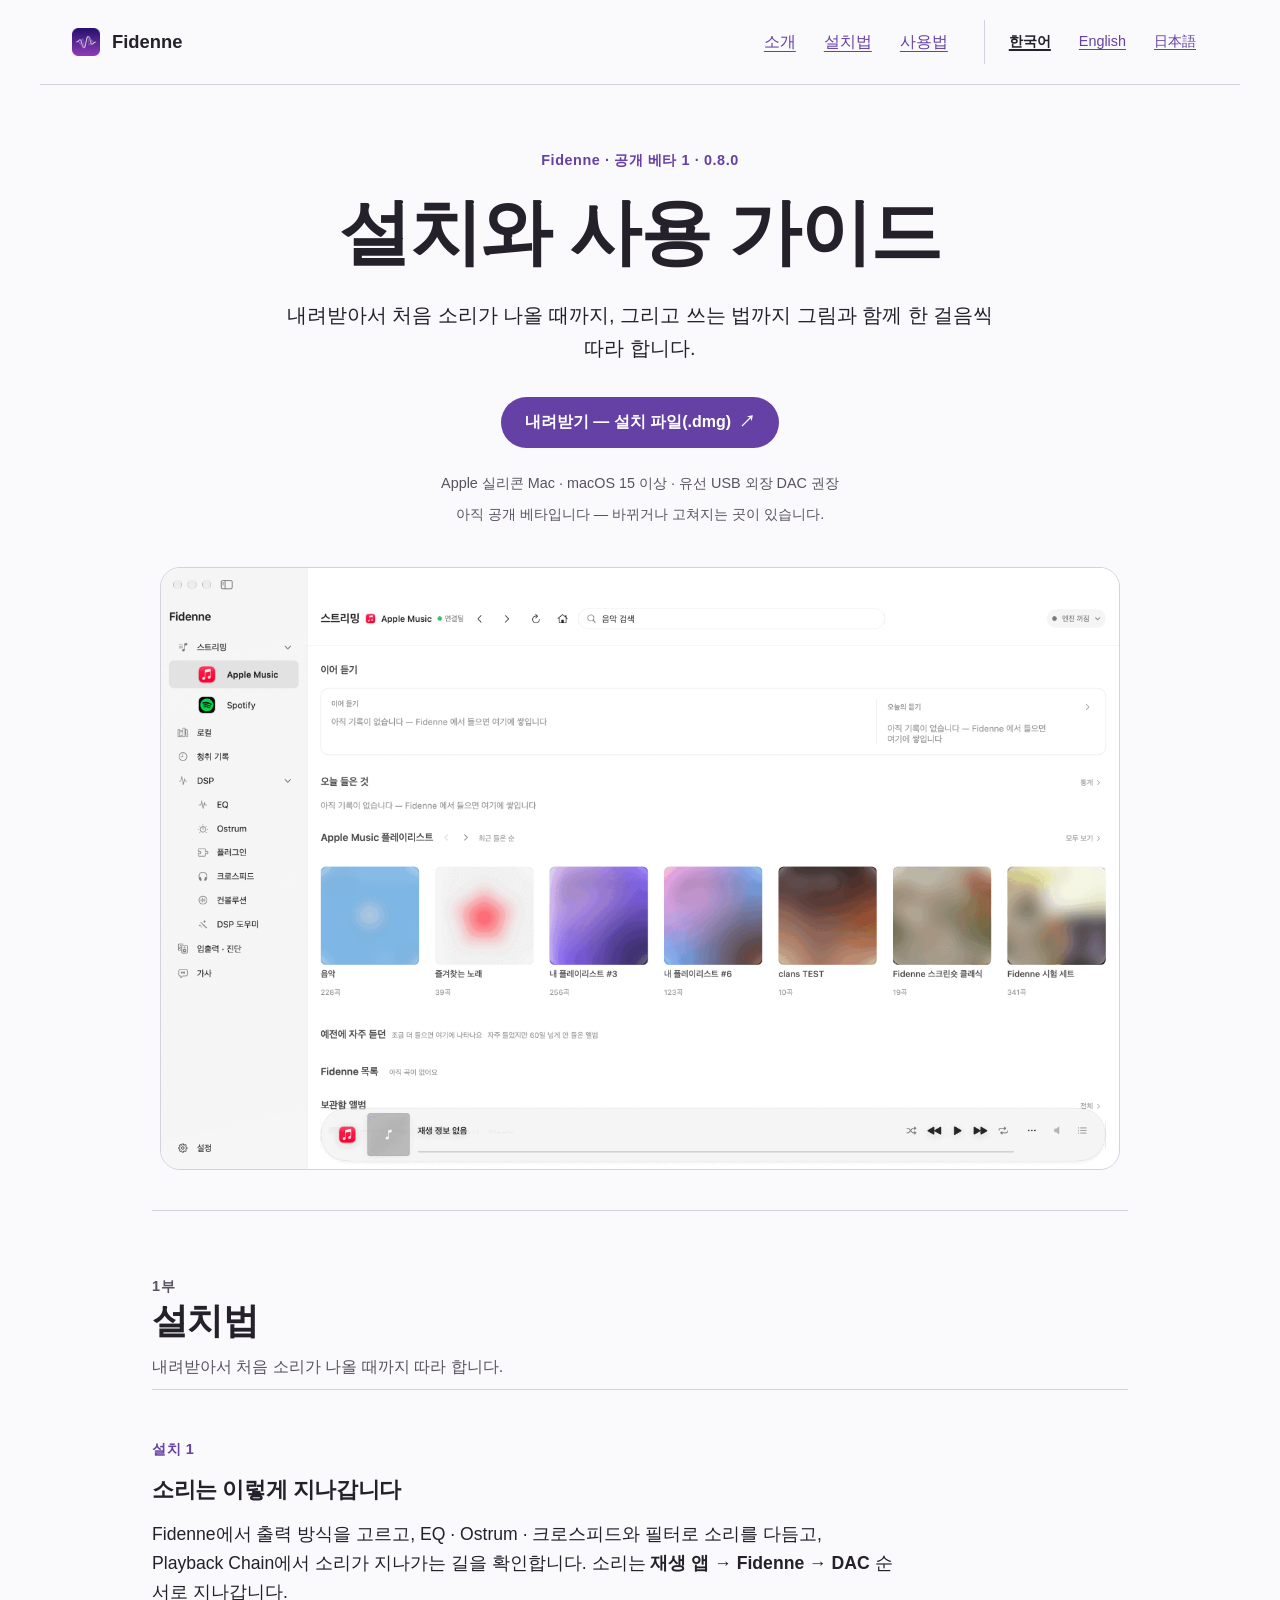
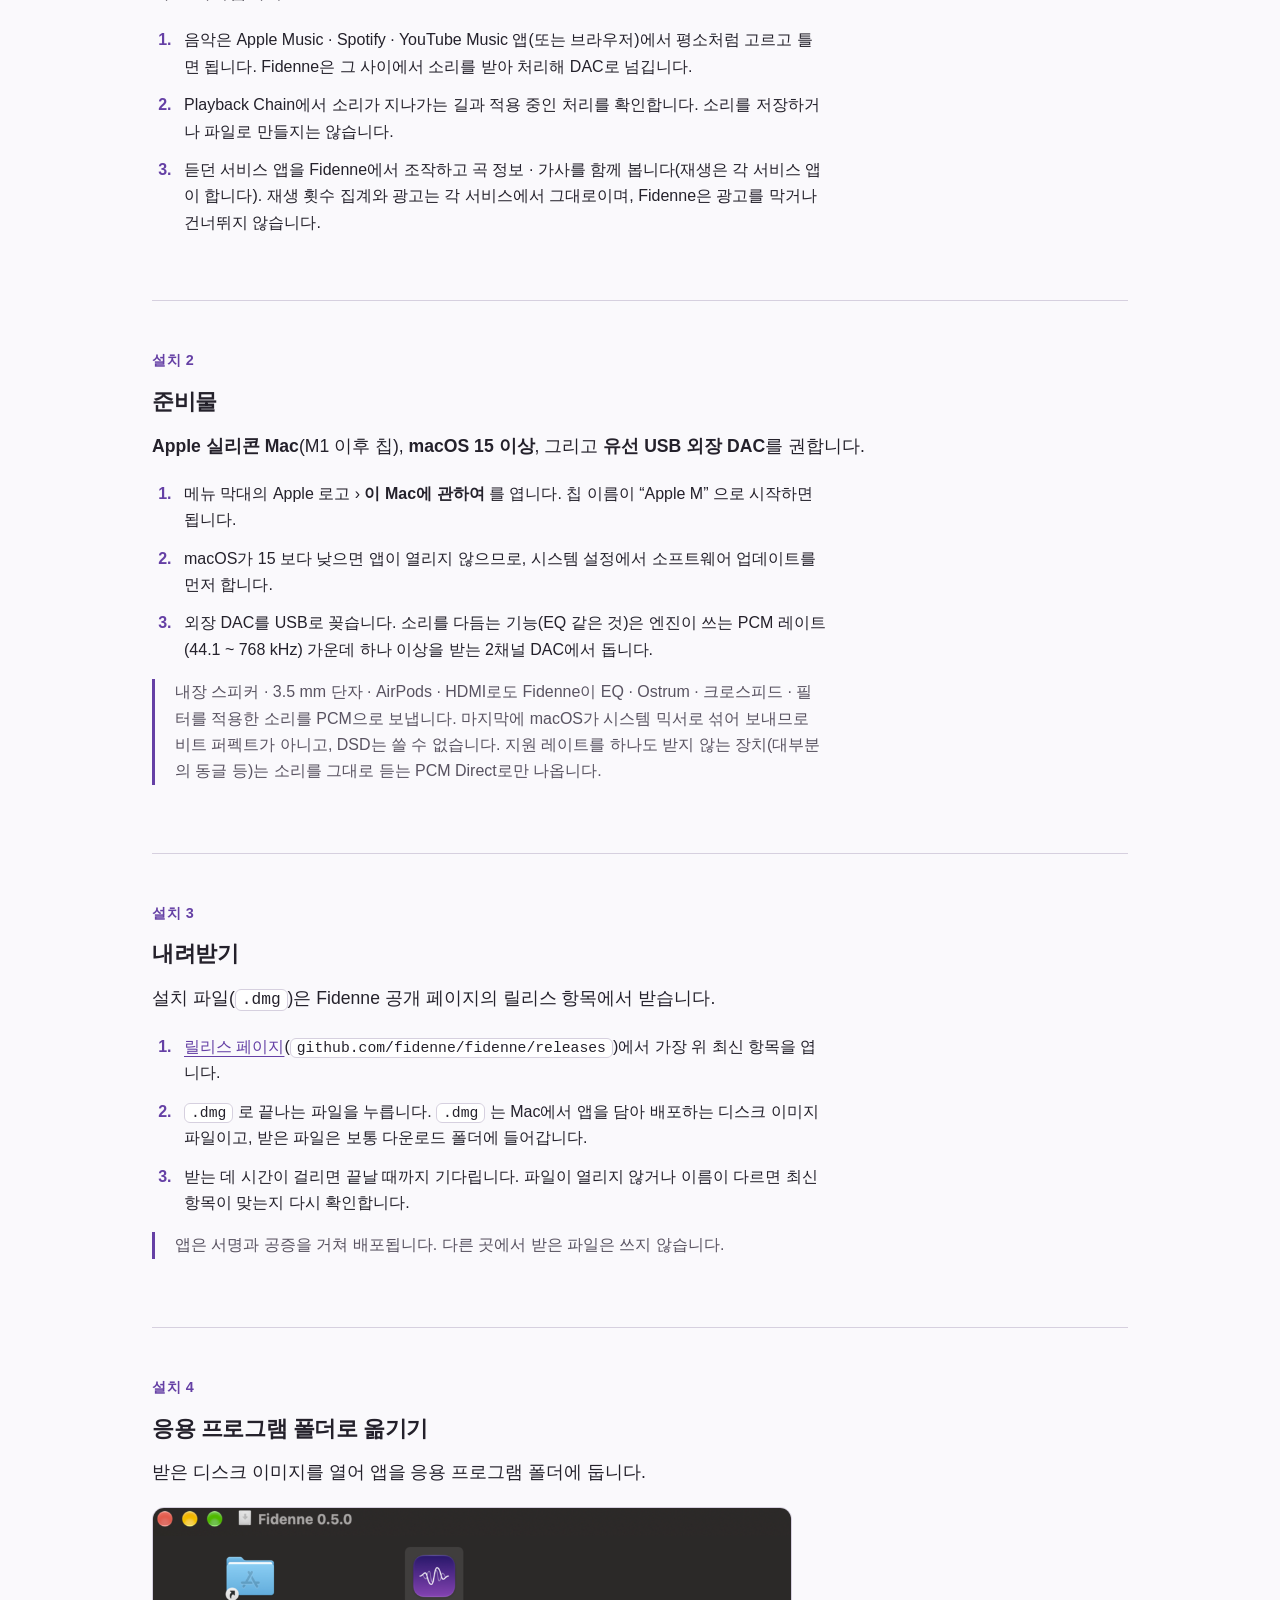
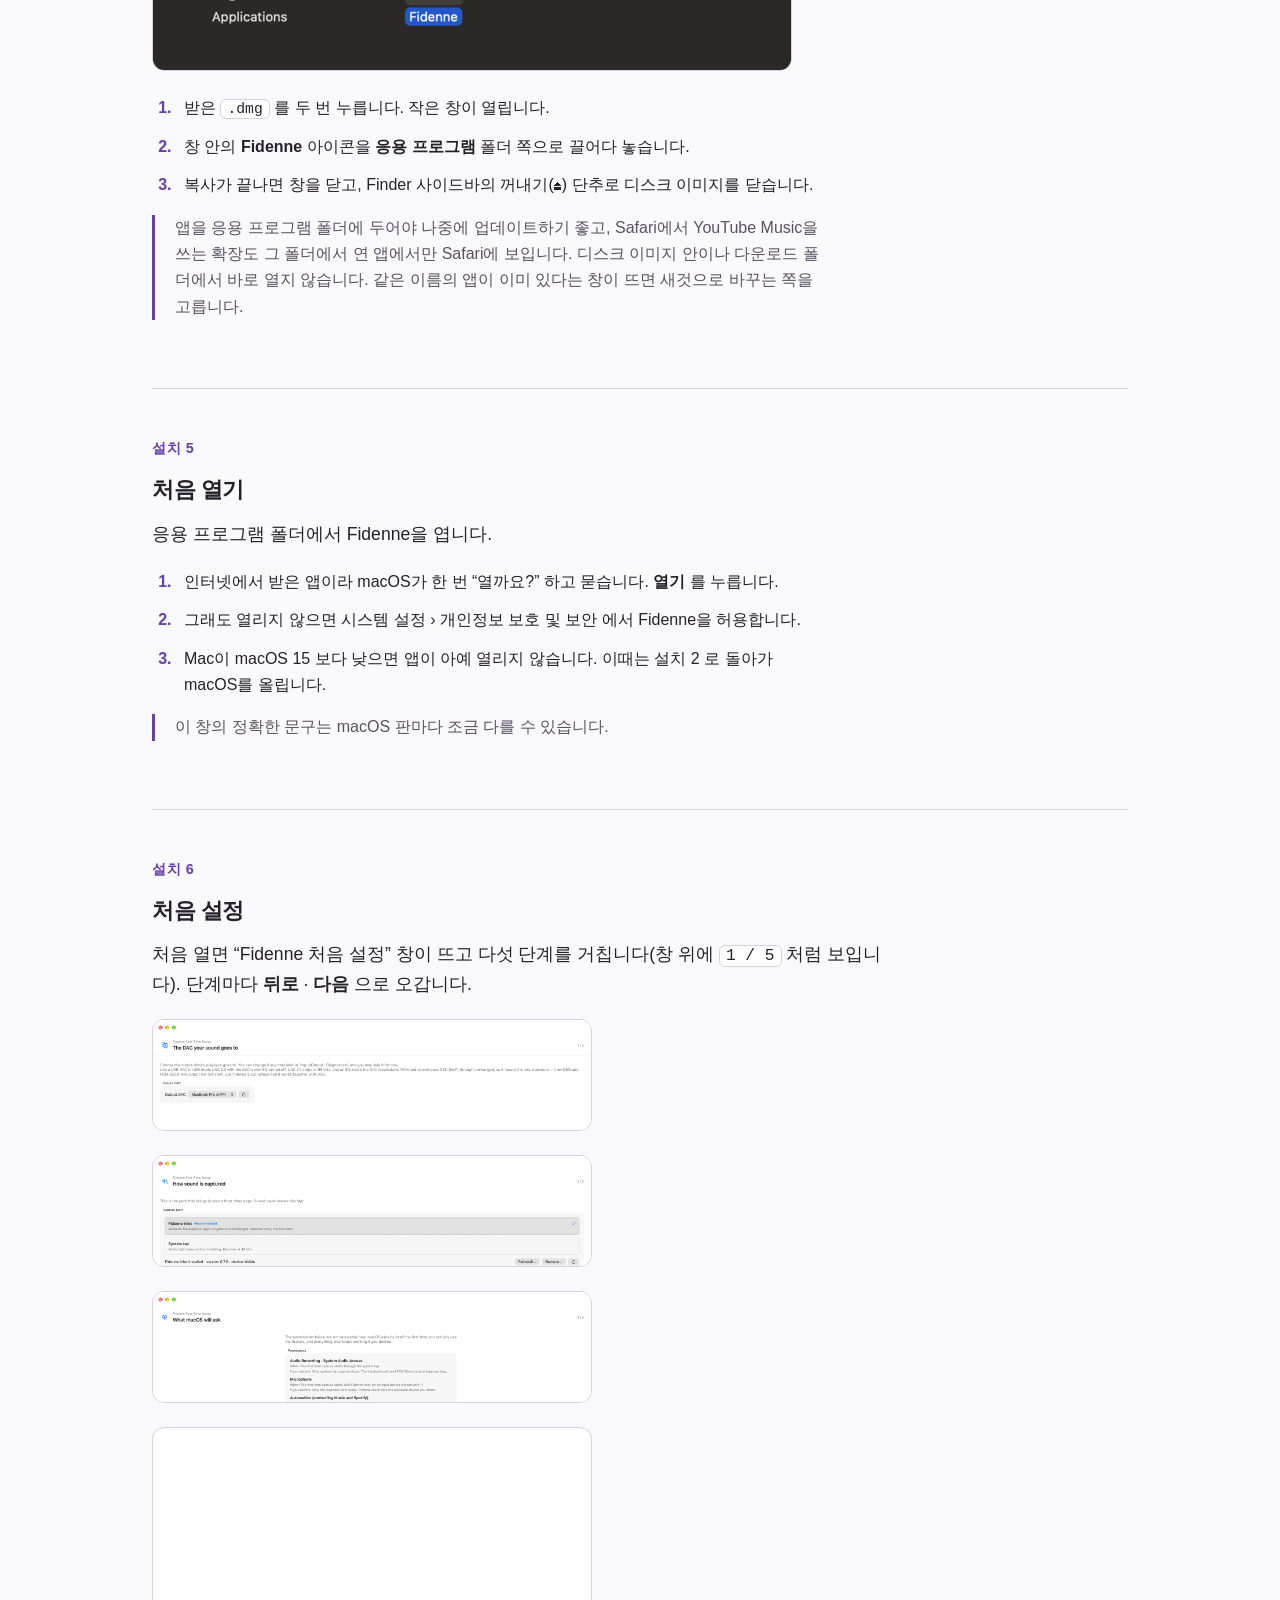
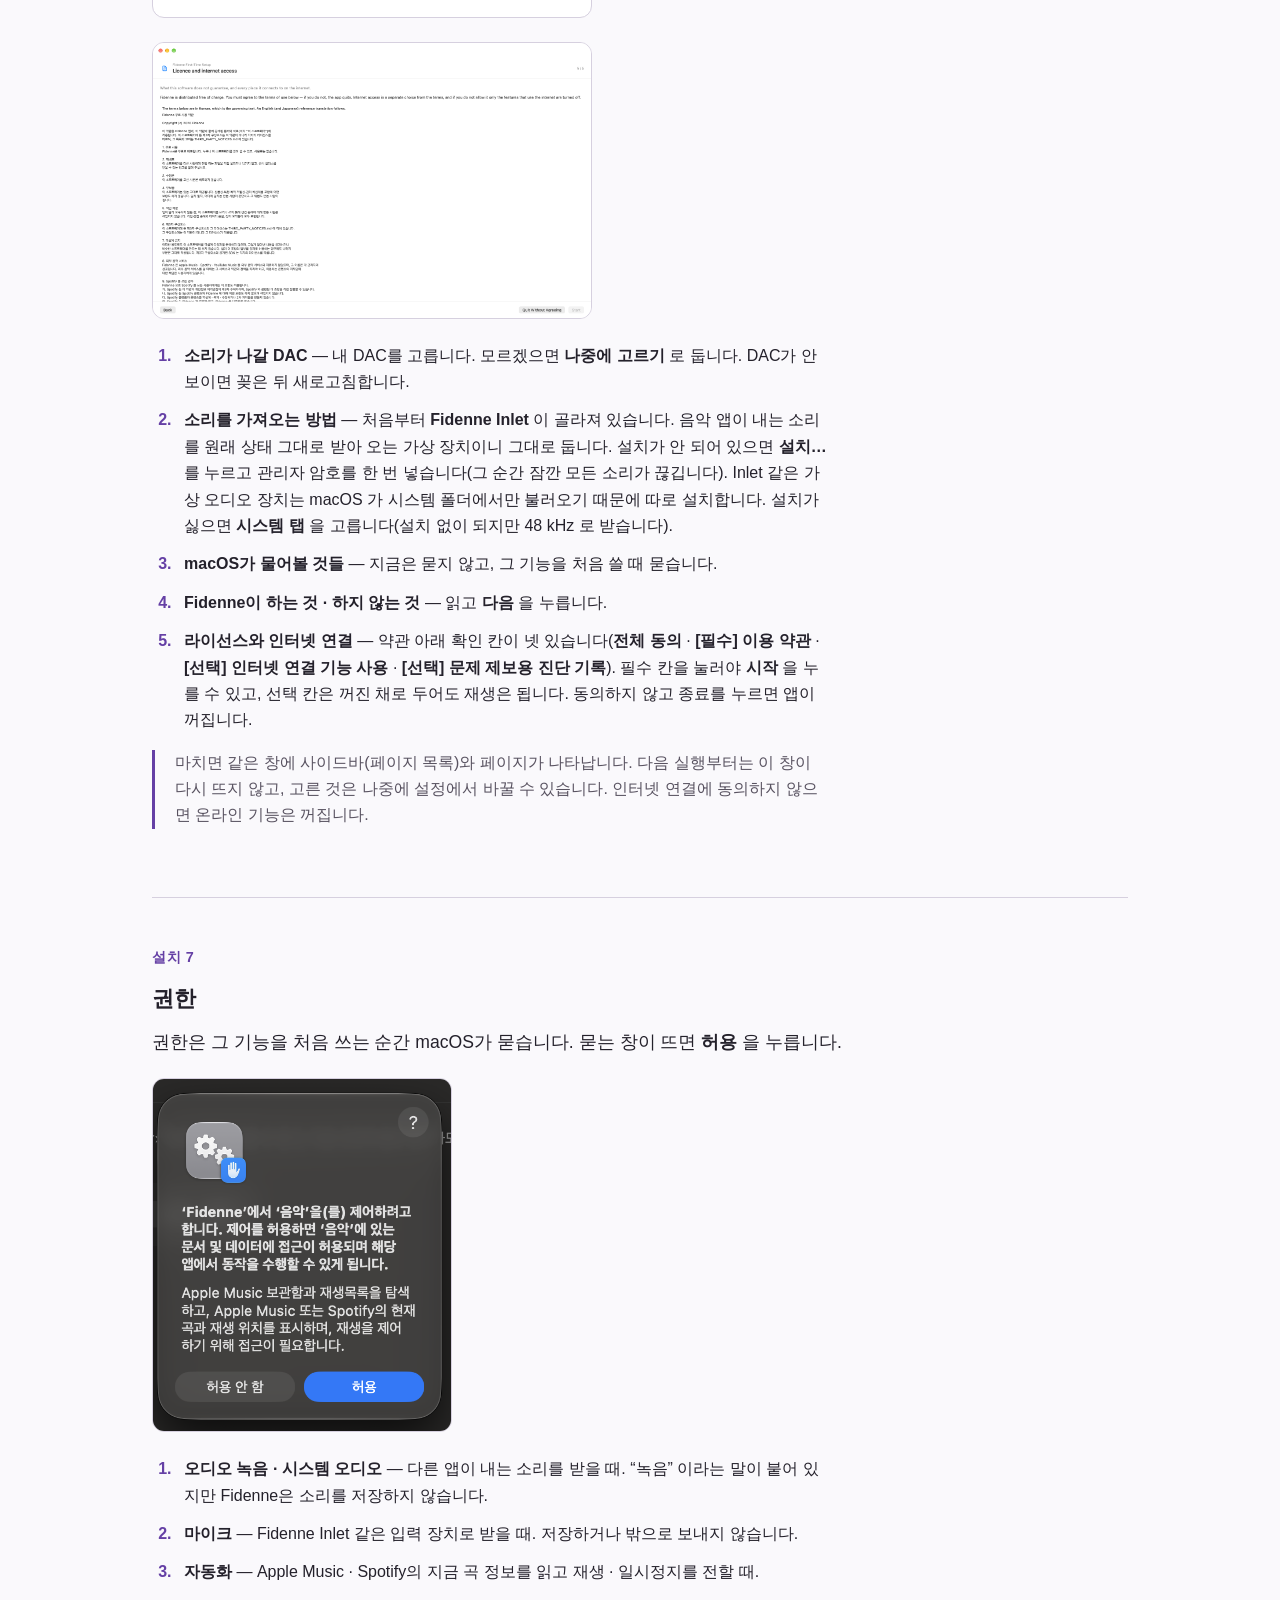
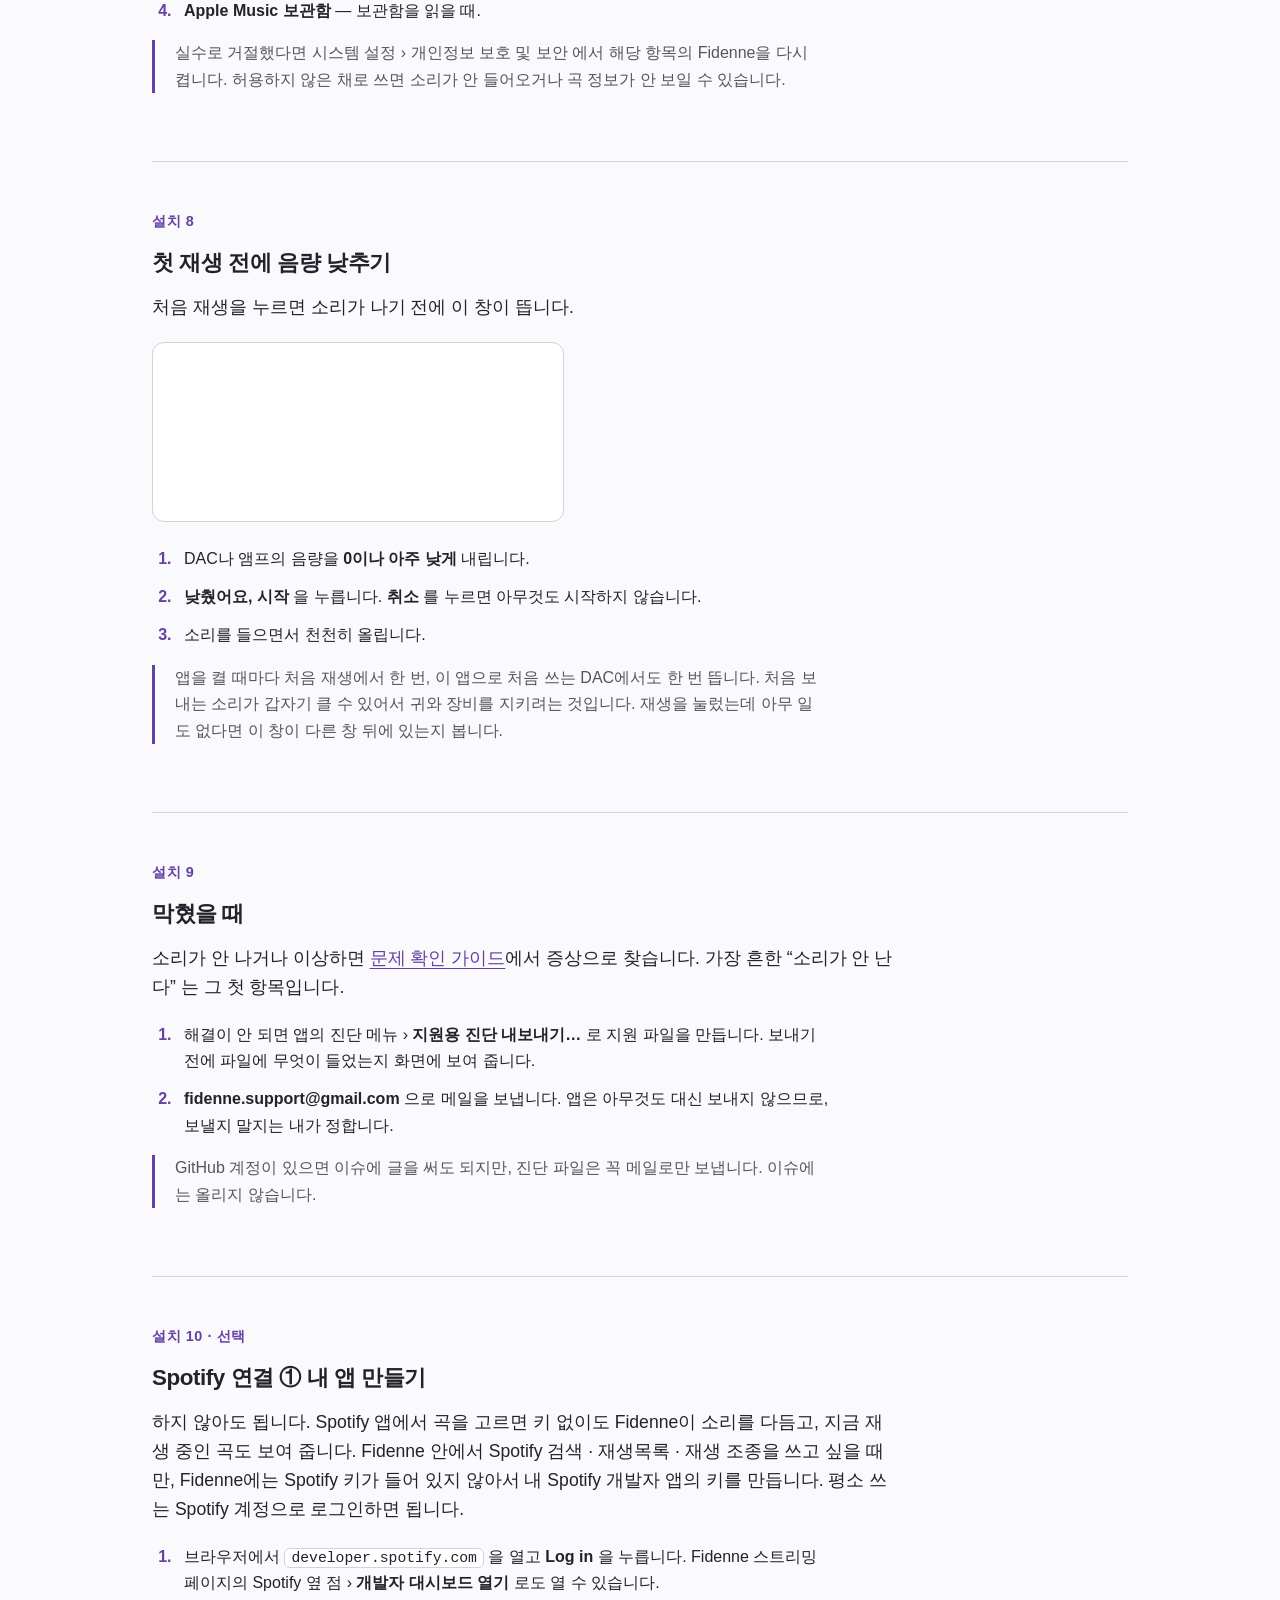
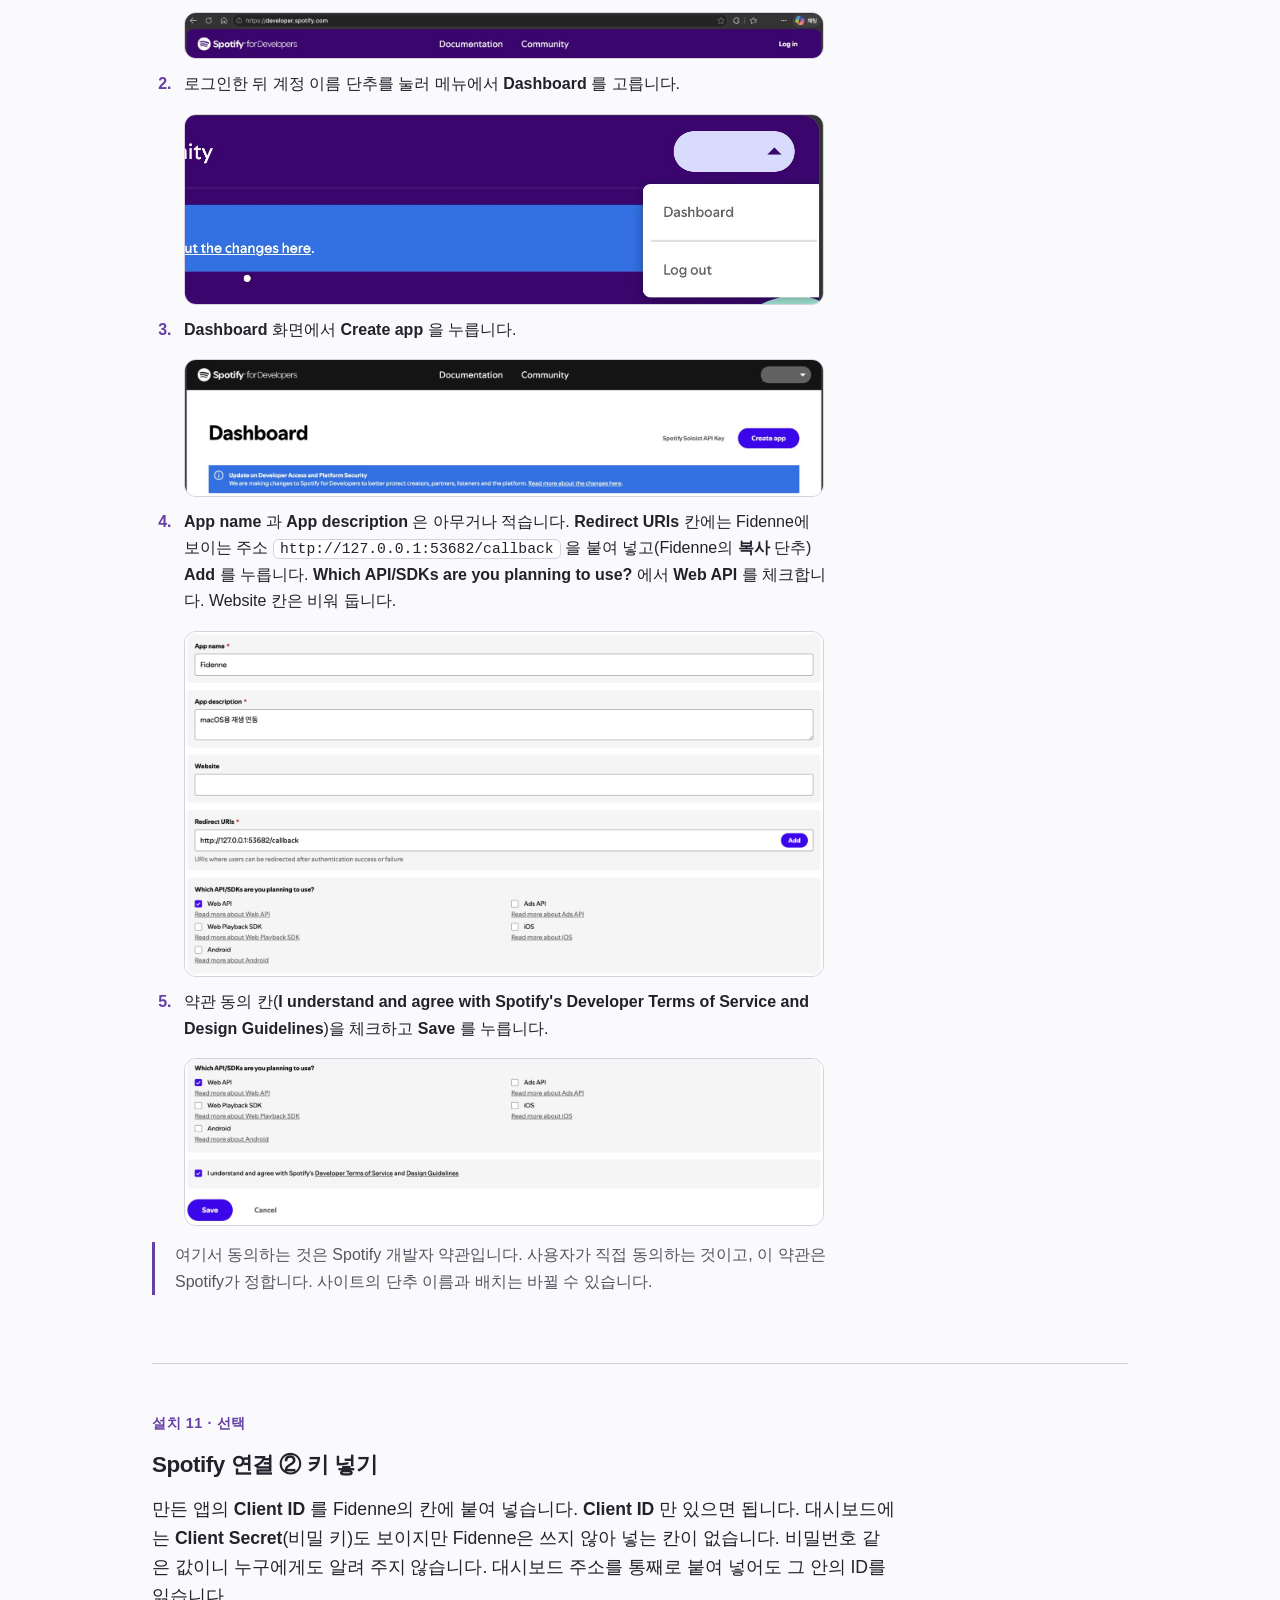
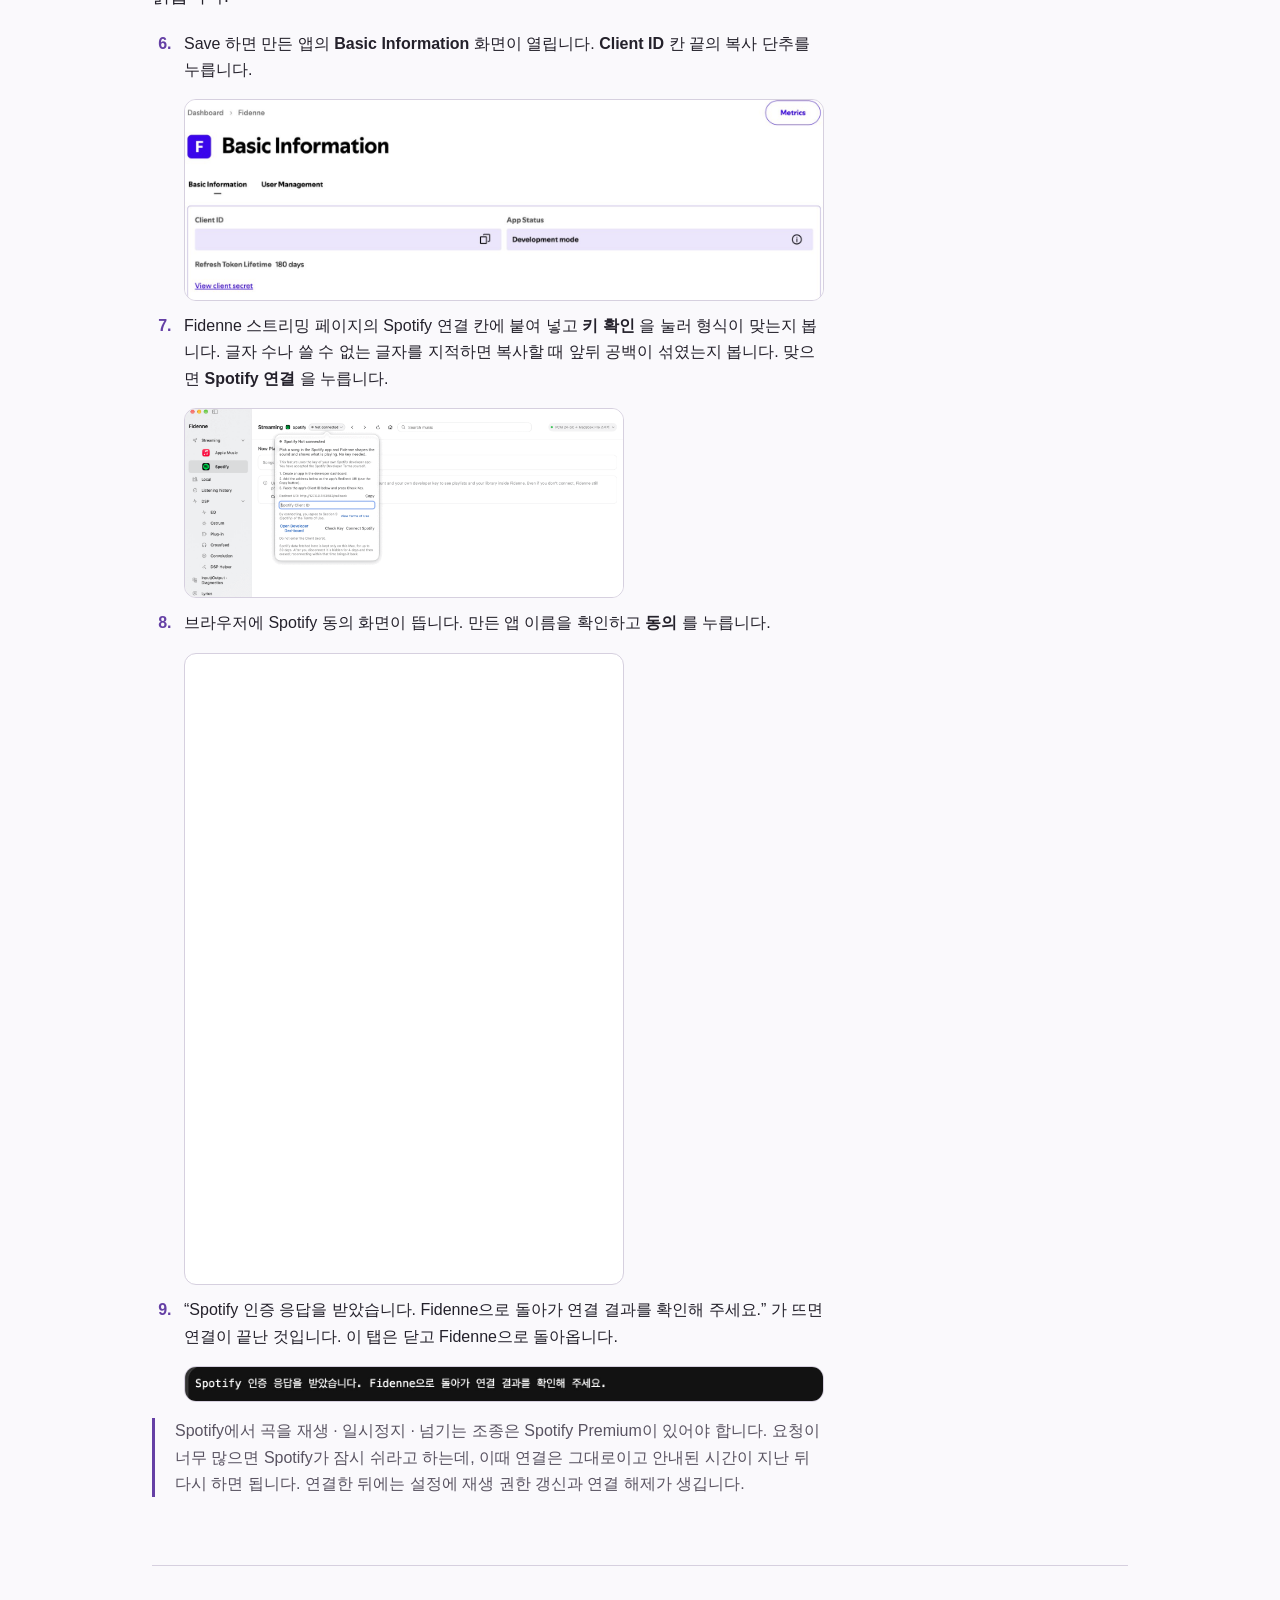
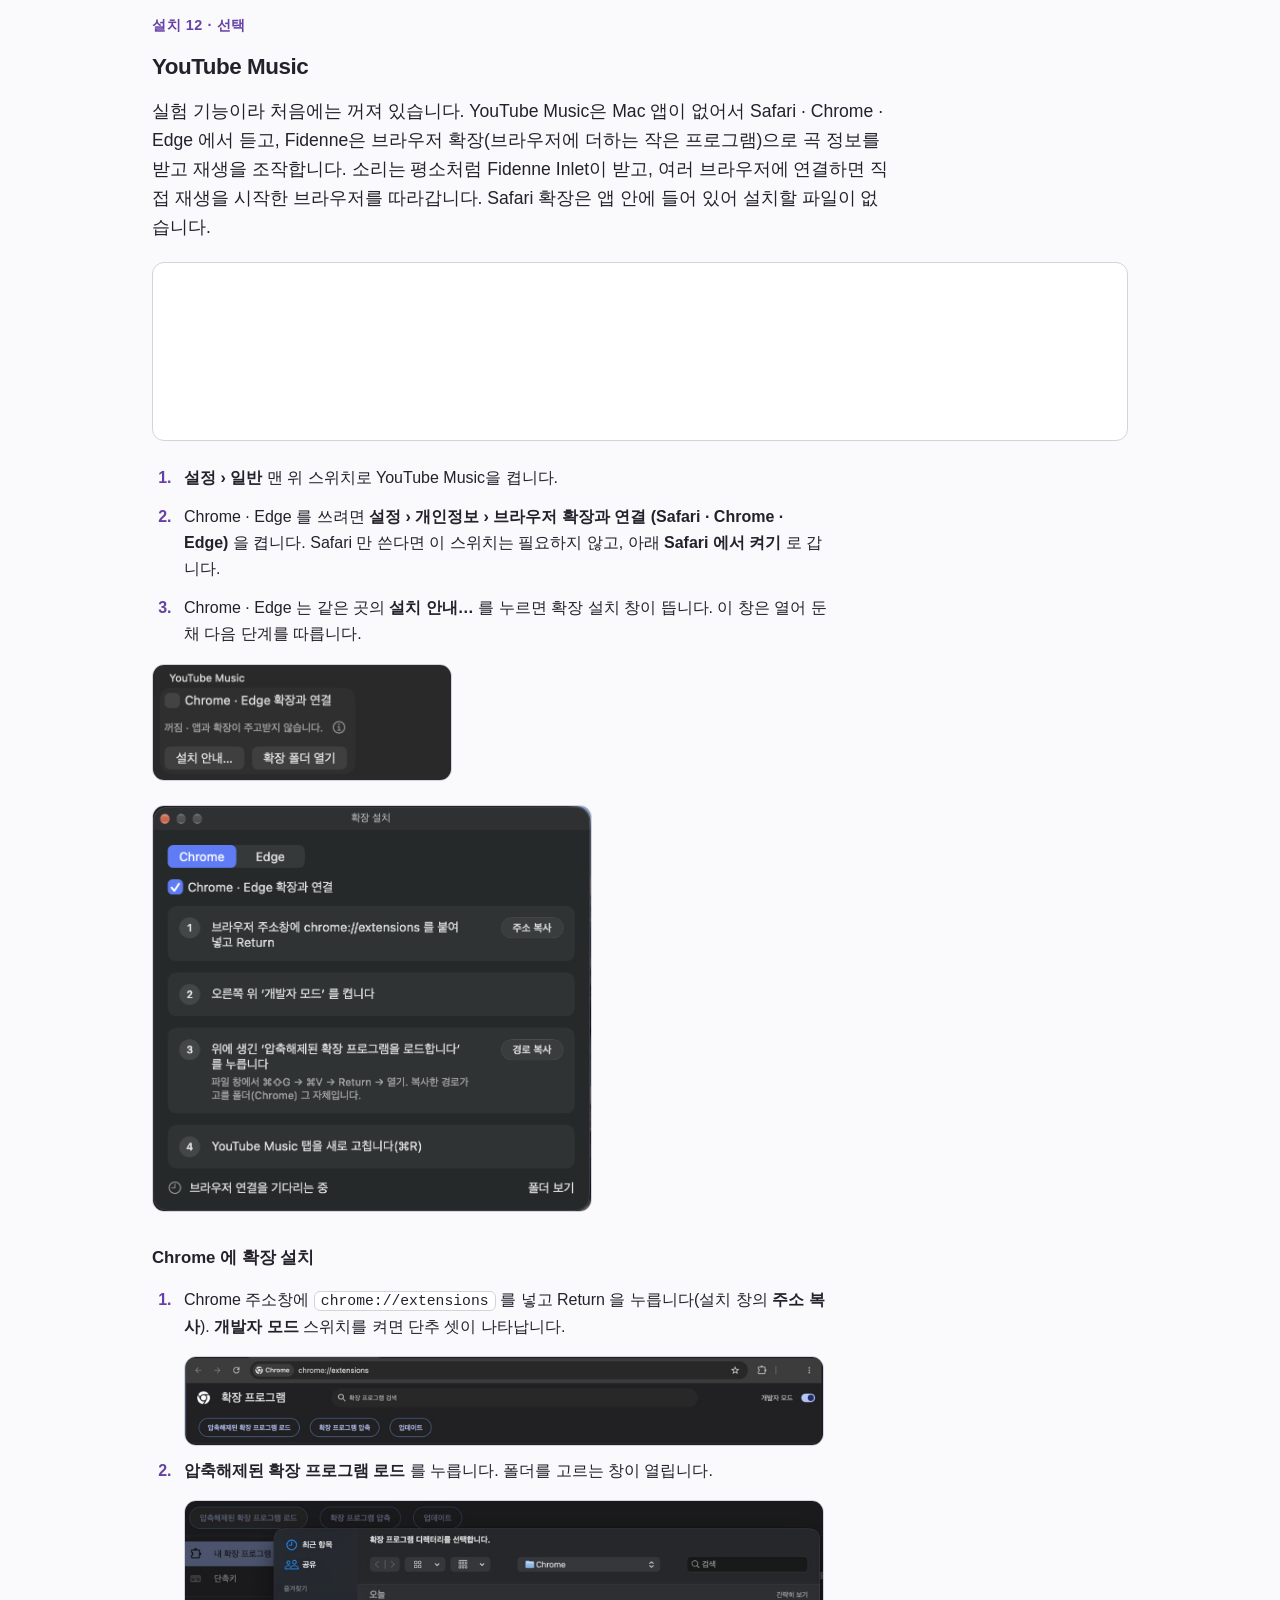
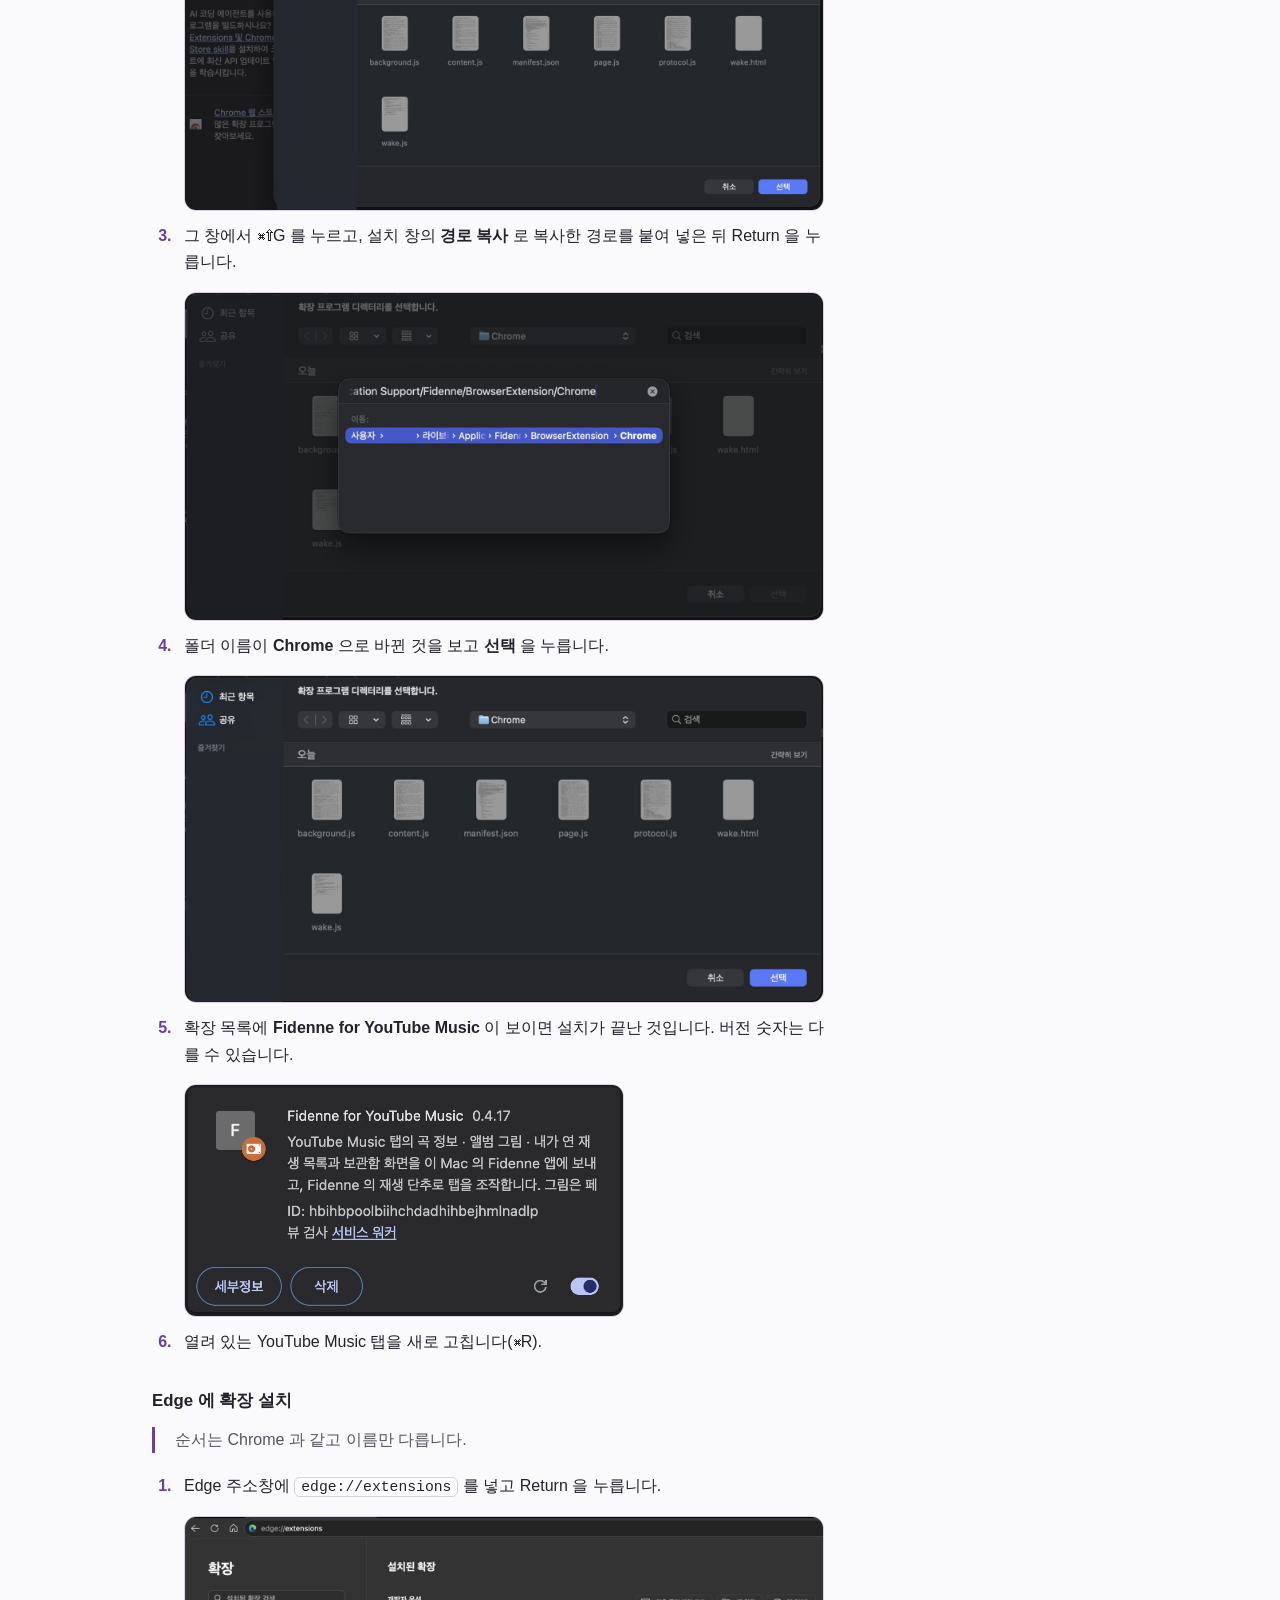
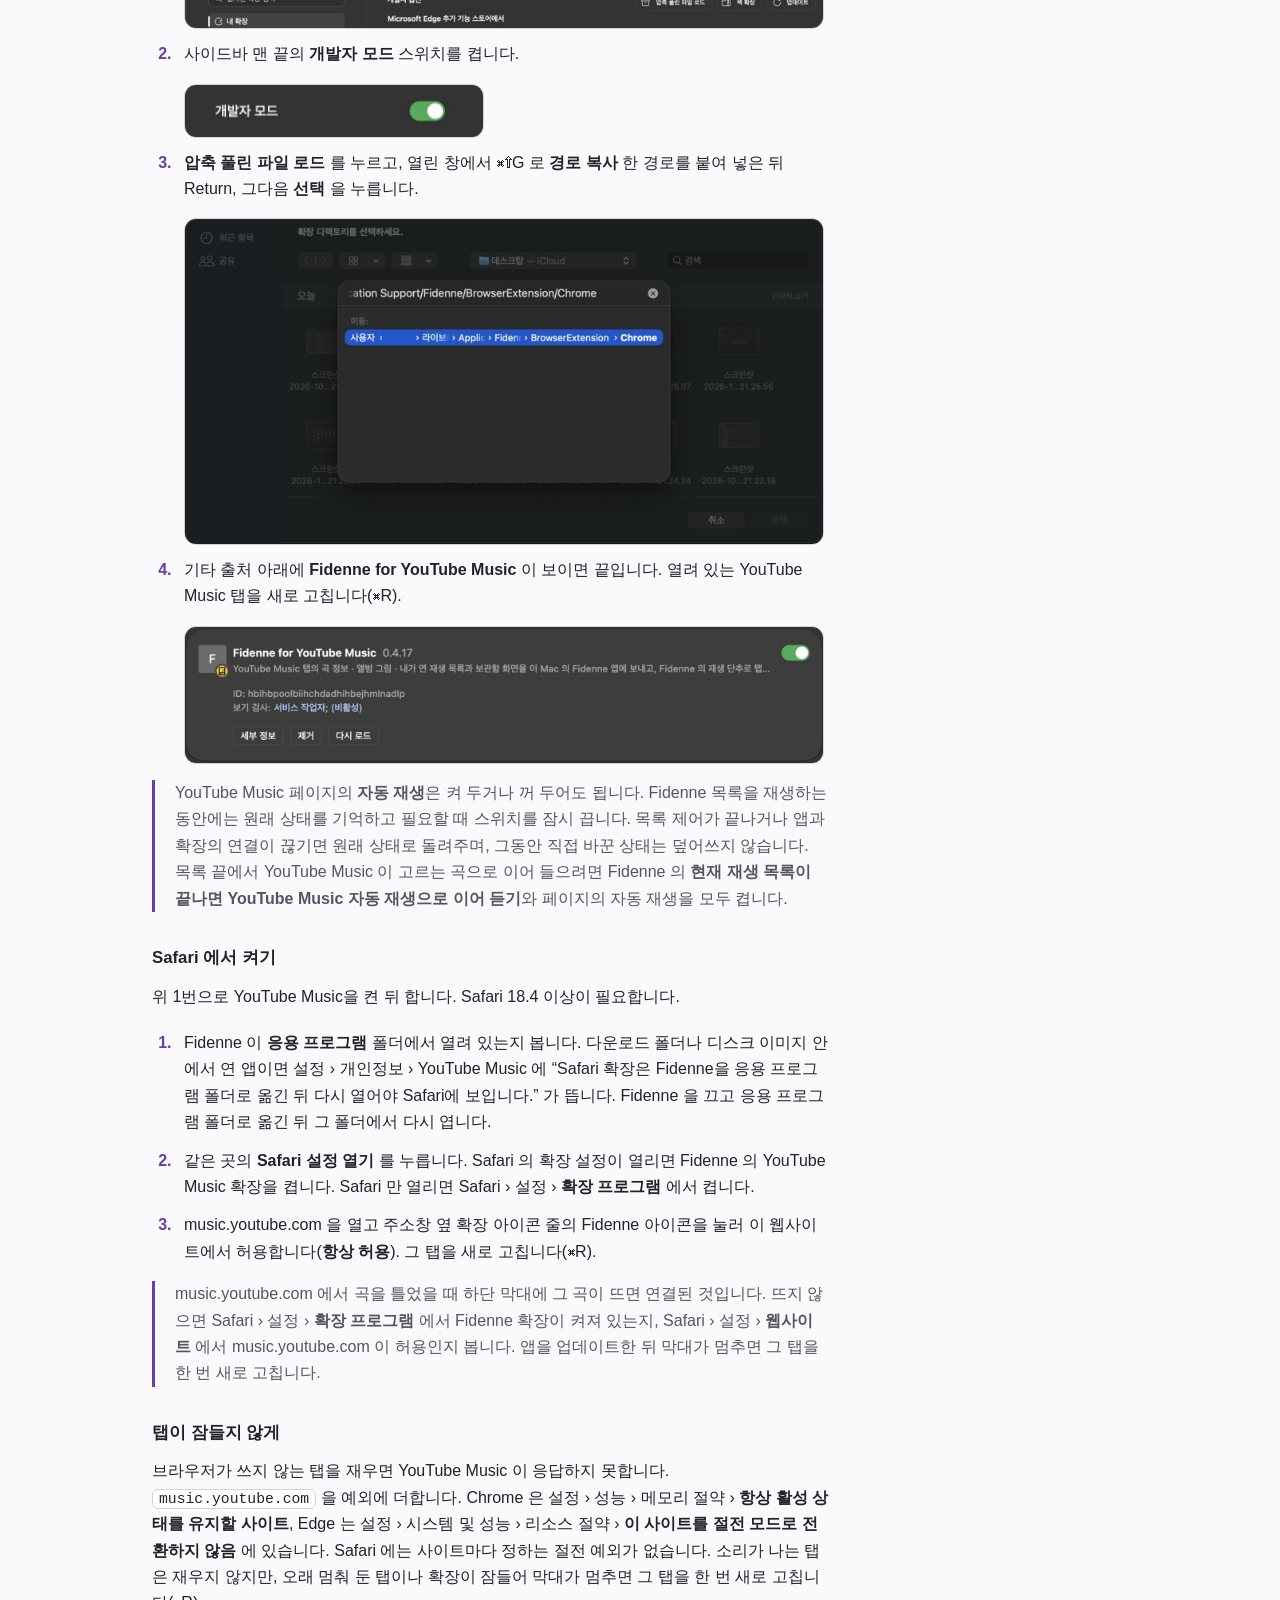
<file: docs/install.html>
<!doctype html>
<!-- SPDX-FileCopyrightText: 2026 The Aural Authors -->
<!-- SPDX-License-Identifier: Apache-2.0 -->
<html lang="ko">
<head>
<meta charset="utf-8">
<meta name="viewport" content="width=device-width, initial-scale=1">
<meta name="color-scheme" content="light dark">
<meta name="description" content="Fidenne 0.8 설치와 사용 가이드. 내려받기부터 처음 설정, 권한, Spotify · YouTube Music 연결, 소리 다듬기까지 그림과 함께 한 걸음씩.">
<title>Fidenne 0.8 · 설치와 사용 가이드</title>
<link rel="icon" href="img/icon.png">
<link rel="stylesheet" href="style.css">
<link rel="stylesheet" href="install.css">
<link rel="alternate" hreflang="ko" href="index.html">
<link rel="alternate" hreflang="en" href="en/install.html">
<link rel="alternate" hreflang="ja" href="ja/install.html">
</head>
<body>
<a class="skip-link" href="#main">본문으로</a>
<header class="site-header" id="top">
<a class="brand" href="index.html"><img src="img/icon.png" alt="" width="28" height="28">Fidenne</a>
<nav aria-label="이 페이지"><a href="index.html">소개</a><a href="#install">설치법</a><a href="#usage">사용법</a></nav>
<nav class="languages" aria-label="언어"><a href="index.html" lang="ko" hreflang="ko" aria-current="page">한국어</a><a href="en/install.html" lang="en" hreflang="en">English</a><a href="ja/install.html" lang="ja" hreflang="ja">日本語</a></nav>
</header>
<main id="main">
<div class="hero guide-hero" aria-labelledby="hero-title">
<p class="eyebrow">Fidenne · 공개 베타 1 · 0.8.0</p><h1 id="hero-title">설치와 사용 가이드</h1>
<p class="lead">내려받아서 처음 소리가 나올 때까지, 그리고 쓰는 법까지 그림과 함께 한 걸음씩 따라 합니다.</p>
<a class="button" href="https://github.com/fidenne/fidenne/releases/latest">내려받기 — 설치 파일(.dmg)<span aria-hidden="true"> ↗</span></a>
<p class="requirements">Apple 실리콘 Mac · macOS 15 이상 · 유선 USB 외장 DAC 권장</p>
<p class="small">아직 공개 베타입니다 — 바뀌거나 고쳐지는 곳이 있습니다.</p>
<figure class="shot hero-shot"><picture><source media="(prefers-color-scheme: dark)" srcset="img/0.7/streaming-dark-ko.png"><img src="img/0.7/streaming-light-ko.png" width="3024" height="1898" alt="Fidenne 스트리밍 화면 — 사이드바의 스트리밍 아래 Apple Music · Spotify, 내 재생목록(표지는 가렸습니다)" loading="lazy" decoding="async"></picture></figure>
</div>

<div class="part" id="install"><p class="eyebrow">1부</p><h2>설치법</h2><p>내려받아서 처음 소리가 나올 때까지 따라 합니다.</p></div>

<section class="step" id="i1" aria-labelledby="i1-title">
<p class="eyebrow">설치 1</p>
<h3 id="i1-title">소리는 이렇게 지나갑니다</h3>
<p class="lead">Fidenne에서 출력 방식을 고르고, EQ · Ostrum · 크로스피드와 필터로 소리를 다듬고, Playback Chain에서 소리가 지나가는 길을 확인합니다. 소리는 <b>재생 앱 → Fidenne → DAC</b> 순서로 지나갑니다.</p>
<ol class="steps"><li>음악은 Apple Music · Spotify · YouTube Music 앱(또는 브라우저)에서 평소처럼 고르고 틀면 됩니다. Fidenne은 그 사이에서 소리를 받아 처리해 DAC로 넘깁니다.</li><li>Playback Chain에서 소리가 지나가는 길과 적용 중인 처리를 확인합니다. 소리를 저장하거나 파일로 만들지는 않습니다.</li><li>듣던 서비스 앱을 Fidenne에서 조작하고 곡 정보 · 가사를 함께 봅니다(재생은 각 서비스 앱이 합니다). 재생 횟수 집계와 광고는 각 서비스에서 그대로이며, Fidenne은 광고를 막거나 건너뛰지 않습니다.</li></ol>
</section>

<section class="step" id="i2" aria-labelledby="i2-title">
<p class="eyebrow">설치 2</p>
<h3 id="i2-title">준비물</h3>
<p class="lead"><b>Apple 실리콘 Mac</b>(M1 이후 칩), <b>macOS 15 이상</b>, 그리고 <b>유선 USB 외장 DAC</b>를 권합니다.</p>
<ol class="steps"><li>메뉴 막대의 Apple 로고 › <b>이 Mac에 관하여</b> 를 엽니다. 칩 이름이 “Apple M” 으로 시작하면 됩니다.</li><li>macOS가 15 보다 낮으면 앱이 열리지 않으므로, 시스템 설정에서 소프트웨어 업데이트를 먼저 합니다.</li><li>외장 DAC를 USB로 꽂습니다. 소리를 다듬는 기능(EQ 같은 것)은 엔진이 쓰는 PCM 레이트(44.1 ~ 768 kHz) 가운데 하나 이상을 받는 2채널 DAC에서 돕니다.</li></ol>
<p class="note">내장 스피커 · 3.5 mm 단자 · AirPods · HDMI로도 Fidenne이 EQ · Ostrum · 크로스피드 · 필터를 적용한 소리를 PCM으로 보냅니다. 마지막에 macOS가 시스템 믹서로 섞어 보내므로 비트 퍼펙트가 아니고, DSD는 쓸 수 없습니다. 지원 레이트를 하나도 받지 않는 장치(대부분의 동글 등)는 소리를 그대로 듣는 PCM Direct로만 나옵니다.</p>
</section>

<section class="step" id="i3" aria-labelledby="i3-title">
<p class="eyebrow">설치 3</p>
<h3 id="i3-title">내려받기</h3>
<p class="lead">설치 파일(<code>.dmg</code>)은 Fidenne 공개 페이지의 릴리스 항목에서 받습니다.</p>
<ol class="steps"><li><a href="https://github.com/fidenne/fidenne/releases/latest">릴리스 페이지</a>(<code>github.com/fidenne/fidenne/releases</code>)에서 가장 위 최신 항목을 엽니다.</li><li><code>.dmg</code> 로 끝나는 파일을 누릅니다. <code>.dmg</code> 는 Mac에서 앱을 담아 배포하는 디스크 이미지 파일이고, 받은 파일은 보통 다운로드 폴더에 들어갑니다.</li><li>받는 데 시간이 걸리면 끝날 때까지 기다립니다. 파일이 열리지 않거나 이름이 다르면 최신 항목이 맞는지 다시 확인합니다.</li></ol>
<p class="note">앱은 서명과 공증을 거쳐 배포됩니다. 다른 곳에서 받은 파일은 쓰지 않습니다.</p>
</section>

<section class="step" id="i4" aria-labelledby="i4-title">
<p class="eyebrow">설치 4</p>
<h3 id="i4-title">응용 프로그램 폴더로 옮기기</h3>
<p class="lead">받은 디스크 이미지를 열어 앱을 응용 프로그램 폴더에 둡니다.</p>
<figure class="shot wide-small"><img src="img/install-dmg.png" width="1000" height="254" alt="디스크 이미지 창 — 왼쪽 Applications 폴더, 오른쪽 Fidenne 앱" loading="lazy" decoding="async"></figure>
<ol class="steps"><li>받은 <code>.dmg</code> 를 두 번 누릅니다. 작은 창이 열립니다.</li><li>창 안의 <b>Fidenne</b> 아이콘을 <b>응용 프로그램</b> 폴더 쪽으로 끌어다 놓습니다.</li><li>복사가 끝나면 창을 닫고, Finder 사이드바의 꺼내기(⏏) 단추로 디스크 이미지를 닫습니다.</li></ol>
<p class="note">앱을 응용 프로그램 폴더에 두어야 나중에 업데이트하기 좋고, Safari에서 YouTube Music을 쓰는 확장도 그 폴더에서 연 앱에서만 Safari에 보입니다. 디스크 이미지 안이나 다운로드 폴더에서 바로 열지 않습니다. 같은 이름의 앱이 이미 있다는 창이 뜨면 새것으로 바꾸는 쪽을 고릅니다.</p>
</section>

<section class="step" id="i5" aria-labelledby="i5-title">
<p class="eyebrow">설치 5</p>
<h3 id="i5-title">처음 열기</h3>
<p class="lead">응용 프로그램 폴더에서 Fidenne을 엽니다.</p>
<ol class="steps"><li>인터넷에서 받은 앱이라 macOS가 한 번 “열까요?” 하고 묻습니다. <b>열기</b> 를 누릅니다.</li><li>그래도 열리지 않으면 시스템 설정 › 개인정보 보호 및 보안 에서 Fidenne을 허용합니다.</li><li>Mac이 macOS 15 보다 낮으면 앱이 아예 열리지 않습니다. 이때는 설치 2 로 돌아가 macOS를 올립니다.</li></ol>
<p class="note">이 창의 정확한 문구는 macOS 판마다 조금 다를 수 있습니다.</p>
</section>

<section class="step" id="i6" aria-labelledby="i6-title">
<p class="eyebrow">설치 6</p>
<h3 id="i6-title">처음 설정</h3>
<p class="lead">처음 열면 “Fidenne 처음 설정” 창이 뜨고 다섯 단계를 거칩니다(창 위에 <code>1 / 5</code> 처럼 보입니다). 단계마다 <b>뒤로</b> · <b>다음</b> 으로 오갑니다.</p>
<figure class="shot medium"><img src="img/0.7/onboarding-step1-light-en.png" width="3024" height="760" alt="처음 설정 1/5 — 소리가 나갈 DAC 고르기 (그림의 글자는 영어 화면)" loading="lazy" decoding="async"></figure><figure class="shot medium"><img src="img/0.7/onboarding-step2-light-en.png" width="3024" height="760" alt="처음 설정 2/5 — 소리를 가져오는 방법, Fidenne Inlet과 시스템 탭 (그림의 글자는 영어 화면)" loading="lazy" decoding="async"></figure><figure class="shot medium"><img src="img/0.7/onboarding-step3-light-en.png" width="3024" height="760" alt="처음 설정 3/5 — macOS가 물어볼 것들 (그림의 글자는 영어 화면)" loading="lazy" decoding="async"></figure><figure class="shot medium"><img src="img/0.7/onboarding-step4-light-en.png" width="3024" height="1300" alt="처음 설정 4/5 — Fidenne이 하는 것 · 하지 않는 것 (그림의 글자는 영어 화면)" loading="lazy" decoding="async"></figure><figure class="shot medium"><img src="img/0.7/onboarding-step5-light-en.png" width="3024" height="1898" alt="처음 설정 5/5 — 라이선스와 인터넷 연결 (그림의 글자는 영어 화면)" loading="lazy" decoding="async"></figure>
<ol class="steps"><li><b>소리가 나갈 DAC</b> — 내 DAC를 고릅니다. 모르겠으면 <b>나중에 고르기</b> 로 둡니다. DAC가 안 보이면 꽂은 뒤 새로고침합니다.</li><li><b>소리를 가져오는 방법</b> — 처음부터 <b>Fidenne Inlet</b> 이 골라져 있습니다. 음악 앱이 내는 소리를 원래 상태 그대로 받아 오는 가상 장치이니 그대로 둡니다. 설치가 안 되어 있으면 <b>설치…</b> 를 누르고 관리자 암호를 한 번 넣습니다(그 순간 잠깐 모든 소리가 끊깁니다). Inlet 같은 가상 오디오 장치는 macOS 가 시스템 폴더에서만 불러오기 때문에 따로 설치합니다. 설치가 싫으면 <b>시스템 탭</b> 을 고릅니다(설치 없이 되지만 48 kHz 로 받습니다).</li><li><b>macOS가 물어볼 것들</b> — 지금은 묻지 않고, 그 기능을 처음 쓸 때 묻습니다.</li><li><b>Fidenne이 하는 것 · 하지 않는 것</b> — 읽고 <b>다음</b> 을 누릅니다.</li><li><b>라이선스와 인터넷 연결</b> — 약관 아래 확인 칸이 넷 있습니다(<b>전체 동의</b> · <b>[필수] 이용 약관</b> · <b>[선택] 인터넷 연결 기능 사용</b> · <b>[선택] 문제 제보용 진단 기록</b>). 필수 칸을 눌러야 <b>시작</b> 을 누를 수 있고, 선택 칸은 꺼진 채로 두어도 재생은 됩니다. 동의하지 않고 종료를 누르면 앱이 꺼집니다.</li></ol>
<p class="note">마치면 같은 창에 사이드바(페이지 목록)와 페이지가 나타납니다. 다음 실행부터는 이 창이 다시 뜨지 않고, 고른 것은 나중에 설정에서 바꿀 수 있습니다. 인터넷 연결에 동의하지 않으면 온라인 기능은 꺼집니다.</p>
</section>

<section class="step" id="i7" aria-labelledby="i7-title">
<p class="eyebrow">설치 7</p>
<h3 id="i7-title">권한</h3>
<p class="lead">권한은 그 기능을 처음 쓰는 순간 macOS가 묻습니다. 묻는 창이 뜨면 <b>허용</b> 을 누릅니다.</p>
<figure class="shot narrow"><img src="img/permission-automation.png" width="545" height="645" alt="macOS가 묻는 자동화 권한 창 — Fidenne에서 음악 앱을 제어하려고 합니다, 허용 안 함 · 허용" loading="lazy" decoding="async"></figure>
<ol class="steps"><li><b>오디오 녹음 · 시스템 오디오</b> — 다른 앱이 내는 소리를 받을 때. “녹음” 이라는 말이 붙어 있지만 Fidenne은 소리를 저장하지 않습니다.</li><li><b>마이크</b> — Fidenne Inlet 같은 입력 장치로 받을 때. 저장하거나 밖으로 보내지 않습니다.</li><li><b>자동화</b> — Apple Music · Spotify의 지금 곡 정보를 읽고 재생 · 일시정지를 전할 때.</li><li><b>Apple Music 보관함</b> — 보관함을 읽을 때.</li></ol>
<p class="note">실수로 거절했다면 시스템 설정 › 개인정보 보호 및 보안 에서 해당 항목의 Fidenne을 다시 켭니다. 허용하지 않은 채로 쓰면 소리가 안 들어오거나 곡 정보가 안 보일 수 있습니다.</p>
</section>

<section class="step" id="i8" aria-labelledby="i8-title">
<p class="eyebrow">설치 8</p>
<h3 id="i8-title">첫 재생 전에 음량 낮추기</h3>
<p class="lead">처음 재생을 누르면 소리가 나기 전에 이 창이 뜹니다.</p>
<figure class="shot compact"><img src="img/volume-first.png" width="820" height="356" alt="“음량을 낮추고 시작하세요” 창 — 취소 · 낮췄어요, 시작" loading="lazy" decoding="async"></figure>
<ol class="steps"><li>DAC나 앰프의 음량을 <b>0이나 아주 낮게</b> 내립니다.</li><li><b>낮췄어요, 시작</b> 을 누릅니다. <b>취소</b> 를 누르면 아무것도 시작하지 않습니다.</li><li>소리를 들으면서 천천히 올립니다.</li></ol>
<p class="note">앱을 켤 때마다 처음 재생에서 한 번, 이 앱으로 처음 쓰는 DAC에서도 한 번 뜹니다. 처음 보내는 소리가 갑자기 클 수 있어서 귀와 장비를 지키려는 것입니다. 재생을 눌렀는데 아무 일도 없다면 이 창이 다른 창 뒤에 있는지 봅니다.</p>
</section>

<section class="step" id="i9" aria-labelledby="i9-title">
<p class="eyebrow">설치 9</p>
<h3 id="i9-title">막혔을 때</h3>
<p class="lead">소리가 안 나거나 이상하면 <a href="https://github.com/fidenne/fidenne/blob/main/docs/user/TROUBLESHOOTING.md">문제 확인 가이드</a>에서 증상으로 찾습니다. 가장 흔한 “소리가 안 난다” 는 그 첫 항목입니다.</p>
<ol class="steps"><li>해결이 안 되면 앱의 진단 메뉴 › <b>지원용 진단 내보내기…</b> 로 지원 파일을 만듭니다. 보내기 전에 파일에 무엇이 들었는지 화면에 보여 줍니다.</li><li><b>fidenne.support@gmail.com</b> 으로 메일을 보냅니다. 앱은 아무것도 대신 보내지 않으므로, 보낼지 말지는 내가 정합니다.</li></ol>
<p class="note">GitHub 계정이 있으면 이슈에 글을 써도 되지만, 진단 파일은 꼭 메일로만 보냅니다. 이슈에는 올리지 않습니다.</p>
</section>

<section class="step" id="i10" aria-labelledby="i10-title">
<p class="eyebrow">설치 10 · 선택</p>
<h3 id="i10-title">Spotify 연결 ① 내 앱 만들기</h3>
<p class="lead">하지 않아도 됩니다. Spotify 앱에서 곡을 고르면 키 없이도 Fidenne이 소리를 다듬고, 지금 재생 중인 곡도 보여 줍니다. Fidenne 안에서 Spotify 검색 · 재생목록 · 재생 조종을 쓰고 싶을 때만, Fidenne에는 Spotify 키가 들어 있지 않아서 내 Spotify 개발자 앱의 키를 만듭니다. 평소 쓰는 Spotify 계정으로 로그인하면 됩니다.</p>
<ol class="steps">
<li>브라우저에서 <code>developer.spotify.com</code> 을 열고 <b>Log in</b> 을 누릅니다. Fidenne 스트리밍 페이지의 Spotify 옆 점 › <b>개발자 대시보드 열기</b> 로도 열 수 있습니다.<figure class="shot wide-small"><img src="img/spotify-1-login.jpg" width="1600" height="113" alt="Spotify for Developers 첫 화면 — 주소 developer.spotify.com, 메뉴 막대 끝의 Log in" loading="lazy" decoding="async"></figure></li>
<li>로그인한 뒤 계정 이름 단추를 눌러 메뉴에서 <b>Dashboard</b> 를 고릅니다.<figure class="shot wide-small"><img src="img/spotify-2-dashboard-menu.jpg" width="1260" height="373" alt="계정 이름 단추를 누르면 열리는 메뉴 — Dashboard, Log out (계정 이름은 가렸습니다)" loading="lazy" decoding="async"></figure></li>
<li><b>Dashboard</b> 화면에서 <b>Create app</b> 을 누릅니다.<figure class="shot wide-small"><img src="img/spotify-3-create.jpg" width="1600" height="341" alt="Dashboard 화면과 Create app 단추" loading="lazy" decoding="async"></figure></li>
<li><b>App name</b> 과 <b>App description</b> 은 아무거나 적습니다. <b>Redirect URIs</b> 칸에는 Fidenne에 보이는 주소 <code>http://127.0.0.1:53682/callback</code> 을 붙여 넣고(Fidenne의 <b>복사</b> 단추) <b>Add</b> 를 누릅니다. <b>Which API/SDKs are you planning to use?</b> 에서 <b>Web API</b> 를 체크합니다. Website 칸은 비워 둡니다.<figure class="shot wide-small"><img src="img/spotify-4-form.jpg" width="1600" height="864" alt="Create app 입력 화면 — App name, App description, Website(빈칸), Redirect URIs 칸의 http://127.0.0.1:53682/callback 과 Add 단추, Web API 체크" loading="lazy" decoding="async"></figure></li>
<li>약관 동의 칸(<b>I understand and agree with Spotify's Developer Terms of Service and Design Guidelines</b>)을 체크하고 <b>Save</b> 를 누릅니다.<figure class="shot wide-small"><img src="img/spotify-5-save.jpg" width="1600" height="417" alt="Web API 체크, 약관 동의 체크, Save 단추" loading="lazy" decoding="async"></figure></li>
</ol>
<p class="note">여기서 동의하는 것은 Spotify 개발자 약관입니다. 사용자가 직접 동의하는 것이고, 이 약관은 Spotify가 정합니다. 사이트의 단추 이름과 배치는 바뀔 수 있습니다.</p>
</section>

<section class="step" id="i11" aria-labelledby="i11-title">
<p class="eyebrow">설치 11 · 선택</p>
<h3 id="i11-title">Spotify 연결 ② 키 넣기</h3>
<p class="lead">만든 앱의 <b>Client ID</b> 를 Fidenne의 칸에 붙여 넣습니다. <b>Client ID</b> 만 있으면 됩니다. 대시보드에는 <b>Client Secret</b>(비밀 키)도 보이지만 Fidenne은 쓰지 않아 넣는 칸이 없습니다. 비밀번호 같은 값이니 누구에게도 알려 주지 않습니다. 대시보드 주소를 통째로 붙여 넣어도 그 안의 ID를 읽습니다.</p>
<ol class="steps" start="6">
<li>Save 하면 만든 앱의 <b>Basic Information</b> 화면이 열립니다. <b>Client ID</b> 칸 끝의 복사 단추를 누릅니다.<figure class="shot wide-small"><img src="img/spotify-6-clientid.jpg" width="1600" height="500" alt="만든 앱의 Basic Information 화면 — Client ID 칸과 복사 단추 (ID 값은 가렸습니다)" loading="lazy" decoding="async"></figure></li>
<li>Fidenne 스트리밍 페이지의 Spotify 연결 칸에 붙여 넣고 <b>키 확인</b> 을 눌러 형식이 맞는지 봅니다. 글자 수나 쓸 수 없는 글자를 지적하면 복사할 때 앞뒤 공백이 섞였는지 봅니다. 맞으면 <b>Spotify 연결</b> 을 누릅니다.<figure class="shot medium"><picture><source media="(prefers-color-scheme: dark)" srcset="img/0.7/spotify-popover-dark-en.png"><img src="img/0.7/spotify-popover-light-en.png" width="3024" height="1300" alt="Spotify 연결 창 — Redirect URI 복사, Client ID 칸, 키 확인, Spotify 연결 (그림의 글자는 영어 화면, 칸은 비어 있습니다)" loading="lazy" decoding="async"></picture></figure></li>
<li>브라우저에 Spotify 동의 화면이 뜹니다. 만든 앱 이름을 확인하고 <b>동의</b> 를 누릅니다.<figure class="shot medium"><img src="img/spotify-7-consent.jpg" width="1058" height="1523" alt="Spotify 동의 화면 — 만든 앱과의 연동 허용, 허용 항목 목록, 취소하기와 동의 단추 (계정 이름은 가렸습니다)" loading="lazy" decoding="async"></figure></li>
<li>“Spotify 인증 응답을 받았습니다. Fidenne으로 돌아가 연결 결과를 확인해 주세요.” 가 뜨면 연결이 끝난 것입니다. 이 탭은 닫고 Fidenne으로 돌아옵니다.<figure class="shot wide-small"><img src="img/spotify-8-done.jpg" width="1512" height="81" alt="연결 완료 페이지 — Spotify 인증 응답을 받았습니다. Fidenne으로 돌아가 연결 결과를 확인해 주세요." loading="lazy" decoding="async"></figure></li>
</ol>
<p class="note">Spotify에서 곡을 재생 · 일시정지 · 넘기는 조종은 Spotify Premium이 있어야 합니다. 요청이 너무 많으면 Spotify가 잠시 쉬라고 하는데, 이때 연결은 그대로이고 안내된 시간이 지난 뒤 다시 하면 됩니다. 연결한 뒤에는 설정에 재생 권한 갱신과 연결 해제가 생깁니다.</p>
</section>

<section class="step" id="i12" aria-labelledby="i12-title">
<p class="eyebrow">설치 12 · 선택</p>
<h3 id="i12-title">YouTube Music</h3>
<p class="lead">실험 기능이라 처음에는 꺼져 있습니다. YouTube Music은 Mac 앱이 없어서 Safari · Chrome · Edge 에서 듣고, Fidenne은 브라우저 확장(브라우저에 더하는 작은 프로그램)으로 곡 정보를 받고 재생을 조작합니다. 소리는 평소처럼 Fidenne Inlet이 받고, 여러 브라우저에 연결하면 직접 재생을 시작한 브라우저를 따라갑니다. Safari 확장은 앱 안에 들어 있어 설치할 파일이 없습니다.</p>
<figure class="shot"><img src="img/settings-ytm.png" width="1264" height="230" alt="설정 › 일반 맨 위의 YouTube Music (실험 기능) 스위치" loading="lazy" decoding="async"></figure>
<ol class="steps"><li><b>설정 › 일반</b> 맨 위 스위치로 YouTube Music을 켭니다.</li><li>Chrome · Edge 를 쓰려면 <b>설정 › 개인정보 › 브라우저 확장과 연결 (Safari · Chrome · Edge)</b> 을 켭니다. Safari 만 쓴다면 이 스위치는 필요하지 않고, 아래 <b>Safari 에서 켜기</b> 로 갑니다.</li><li>Chrome · Edge 는 같은 곳의 <b>설치 안내…</b> 를 누르면 확장 설치 창이 뜹니다. 이 창은 열어 둔 채 다음 단계를 따릅니다.</li></ol>
<figure class="shot narrow"><img src="img/privacy-ytm.png" width="620" height="240" alt="설정 › 개인정보의 YouTube Music 칸 — Chrome · Edge 확장과 연결 스위치, 설치 안내 · 확장 폴더 열기 단추" loading="lazy" decoding="async"></figure>
<figure class="shot medium"><img src="img/ytm-extension.png" width="460" height="425" alt="확장 설치 창 — Chrome · Edge 고르기, 주소 복사, 개발자 모드, 경로 복사, YouTube Music 탭 새로 고침" loading="lazy" decoding="async"></figure>
<h4>Chrome 에 확장 설치</h4>
<ol class="steps">
<li>Chrome 주소창에 <code>chrome://extensions</code> 를 넣고 Return 을 누릅니다(설치 창의 <b>주소 복사</b>). <b>개발자 모드</b> 스위치를 켜면 단추 셋이 나타납니다.<figure class="shot wide-small"><img src="img/ytm-chrome-1-devmode.jpg" width="1600" height="220" alt="Chrome 확장 프로그램 화면 — 주소 chrome://extensions, 개발자 모드 켬, 압축해제된 확장 프로그램 로드 · 확장 프로그램 압축 · 업데이트 단추" loading="lazy" decoding="async"></figure></li>
<li><b>압축해제된 확장 프로그램 로드</b> 를 누릅니다. 폴더를 고르는 창이 열립니다.<figure class="shot wide-small"><img src="img/ytm-chrome-2-load.jpg" width="1600" height="774" alt="압축해제된 확장 프로그램 로드를 누르면 열리는 확장 프로그램 디렉터리 선택 창" loading="lazy" decoding="async"></figure></li>
<li>그 창에서 ⌘⇧G 를 누르고, 설치 창의 <b>경로 복사</b> 로 복사한 경로를 붙여 넣은 뒤 Return 을 누릅니다.<figure class="shot wide-small"><img src="img/ytm-chrome-3-path.jpg" width="1600" height="820" alt="⌘⇧G 로 연 폴더로 이동 칸 — …Application Support/Fidenne/BrowserExtension/Chrome 경로를 붙여 넣은 모습 (사용자 폴더 이름은 가렸습니다)" loading="lazy" decoding="async"></figure></li>
<li>폴더 이름이 <b>Chrome</b> 으로 바뀐 것을 보고 <b>선택</b> 을 누릅니다.<figure class="shot wide-small"><img src="img/ytm-chrome-4-select.jpg" width="1600" height="818" alt="Chrome 폴더가 열린 선택 창 — background.js, manifest.json 등의 파일과 선택 단추" loading="lazy" decoding="async"></figure></li>
<li>확장 목록에 <b>Fidenne for YouTube Music</b> 이 보이면 설치가 끝난 것입니다. 버전 숫자는 다를 수 있습니다.<figure class="shot medium"><img src="img/ytm-chrome-5-done.jpg" width="810" height="427" alt="설치된 Fidenne for YouTube Music 확장 카드 — 세부정보, 삭제, 새로 고침, 켬 스위치" loading="lazy" decoding="async"></figure></li>
<li>열려 있는 YouTube Music 탭을 새로 고칩니다(⌘R).</li>
</ol>
<h4>Edge 에 확장 설치</h4>
<p class="note">순서는 Chrome 과 같고 이름만 다릅니다.</p>
<ol class="steps">
<li>Edge 주소창에 <code>edge://extensions</code> 를 넣고 Return 을 누릅니다.<figure class="shot wide-small"><img src="img/ytm-edge-1-buttons.jpg" width="1600" height="280" alt="Edge 확장 화면 — 주소 edge://extensions, 개발자 옵션의 압축 풀린 파일 로드 · 팩 확장 · 업데이트 단추" loading="lazy" decoding="async"></figure></li>
<li>사이드바 맨 끝의 <b>개발자 모드</b> 스위치를 켭니다.<figure class="shot narrow"><img src="img/ytm-edge-2-devmode.jpg" width="610" height="106" alt="Edge 개발자 모드 스위치를 켠 모습" loading="lazy" decoding="async"></figure></li>
<li><b>압축 풀린 파일 로드</b> 를 누르고, 열린 창에서 ⌘⇧G 로 <b>경로 복사</b> 한 경로를 붙여 넣은 뒤 Return, 그다음 <b>선택</b> 을 누릅니다.<figure class="shot wide-small"><img src="img/ytm-edge-3-path.jpg" width="1600" height="814" alt="Edge 의 확장 디렉터리 선택 창에서 ⌘⇧G 로 경로를 붙여 넣은 모습 (사용자 폴더 이름은 가렸습니다)" loading="lazy" decoding="async"></figure></li>
<li>기타 출처 아래에 <b>Fidenne for YouTube Music</b> 이 보이면 끝입니다. 열려 있는 YouTube Music 탭을 새로 고칩니다(⌘R).<figure class="shot wide-small"><img src="img/ytm-edge-4-done.jpg" width="1600" height="342" alt="Edge 에 설치된 Fidenne for YouTube Music 확장 — 세부 정보, 제거, 다시 로드, 켬 스위치" loading="lazy" decoding="async"></figure></li>
</ol>
<p class="note">YouTube Music 페이지의 <b>자동 재생</b>은 켜 두거나 꺼 두어도 됩니다. Fidenne 목록을 재생하는 동안에는 원래 상태를 기억하고 필요할 때 스위치를 잠시 끕니다. 목록 제어가 끝나거나 앱과 확장의 연결이 끊기면 원래 상태로 돌려주며, 그동안 직접 바꾼 상태는 덮어쓰지 않습니다. 목록 끝에서 YouTube Music 이 고르는 곡으로 이어 들으려면 Fidenne 의 <b>현재 재생 목록이 끝나면 YouTube Music 자동 재생으로 이어 듣기</b>와 페이지의 자동 재생을 모두 켭니다.</p>
<h4>Safari 에서 켜기</h4>
<p>위 1번으로 YouTube Music을 켠 뒤 합니다. Safari 18.4 이상이 필요합니다.</p>
<ol class="steps">
<li>Fidenne 이 <b>응용 프로그램</b> 폴더에서 열려 있는지 봅니다. 다운로드 폴더나 디스크 이미지 안에서 연 앱이면 설정 › 개인정보 › YouTube Music 에 “Safari 확장은 Fidenne을 응용 프로그램 폴더로 옮긴 뒤 다시 열어야 Safari에 보입니다.” 가 뜹니다. Fidenne 을 끄고 응용 프로그램 폴더로 옮긴 뒤 그 폴더에서 다시 엽니다.</li>
<li>같은 곳의 <b>Safari 설정 열기</b> 를 누릅니다. Safari 의 확장 설정이 열리면 Fidenne 의 YouTube Music 확장을 켭니다. Safari 만 열리면 Safari › 설정 › <b>확장 프로그램</b> 에서 켭니다.</li>
<li>music.youtube.com 을 열고 주소창 옆 확장 아이콘 줄의 Fidenne 아이콘을 눌러 이 웹사이트에서 허용합니다(<b>항상 허용</b>). 그 탭을 새로 고칩니다(⌘R).</li>
</ol>
<p class="note">music.youtube.com 에서 곡을 틀었을 때 하단 막대에 그 곡이 뜨면 연결된 것입니다. 뜨지 않으면 Safari › 설정 › <b>확장 프로그램</b> 에서 Fidenne 확장이 켜져 있는지, Safari › 설정 › <b>웹사이트</b> 에서 music.youtube.com 이 허용인지 봅니다. 앱을 업데이트한 뒤 막대가 멈추면 그 탭을 한 번 새로 고칩니다.</p>
<h4>탭이 잠들지 않게</h4>
<p>브라우저가 쓰지 않는 탭을 재우면 YouTube Music 이 응답하지 못합니다. <code>music.youtube.com</code> 을 예외에 더합니다. Chrome 은 설정 › 성능 › 메모리 절약 › <b>항상 활성 상태를 유지할 사이트</b>, Edge 는 설정 › 시스템 및 성능 › 리소스 절약 › <b>이 사이트를 절전 모드로 전환하지 않음</b> 에 있습니다. Safari 에는 사이트마다 정하는 절전 예외가 없습니다. 소리가 나는 탭은 재우지 않지만, 오래 멈춰 둔 탭이나 확장이 잠들어 막대가 멈추면 그 탭을 한 번 새로 고칩니다(⌘R).</p>
<h4>재생목록 가져오기</h4>
<p>확장이 연결된 채로 YouTube Music 에서 재생목록 화면을 열면 저절로 담깁니다. 또는 Google 테이크아웃(내 데이터 내려받기) 파일을 가져옵니다. 담긴 목록은 <b>스트리밍 › YouTube Music › 내 재생목록</b> 에 모입니다.</p>
<p class="note">Chrome · Edge 는 설치 창 맨 아래 줄이 “브라우저 1개 연결됨” 으로 바뀌면 연결된 것입니다. 아직 웹 스토어에는 없어서 개발자 모드로만 설치하고, 확장은 한 브라우저에만 설치합니다. Safari 는 music.youtube.com 에서 곡을 틀었을 때 하단 막대에 그 곡이 뜨면 연결된 것입니다. 앱을 업데이트한 뒤에는 확장 페이지에서 Fidenne 확장의 새로 고침(↻, Edge 는 <b>다시 로드</b>)을 한 번 누릅니다. YouTube Music 화면이 바뀌면 동작이 멈출 수 있습니다. 실험 기능이라는 말은 그런 뜻입니다.</p>
</section>

<div class="part" id="usage"><p class="eyebrow">2부</p><h2>사용법</h2><p>장치 고르기 → 서비스 연결하기 → 재생하기 순서로 안내합니다. 한국어 화면 기준이고, ⌘1 · ⌘4 · ⌘5 처럼 ⌘ 는 키보드의 Command 키입니다. 사이드바 페이지를 바로 여는 키입니다.</p></div>

<section class="step" id="u1" aria-labelledby="u1-title">
<p class="eyebrow">사용 1</p>
<h3 id="u1-title">소리가 나갈 DAC 고르기</h3>
<p class="lead">사이드바의 <b>입출력 · 진단</b>(⌘5)에서 출력 DAC와 출력 방식을 고릅니다.</p>
<figure class="shot"><picture><source media="(prefers-color-scheme: dark)" srcset="img/0.7/io-dark-ko.png"><img src="img/0.7/io-light-ko.png" width="3024" height="1898" alt="입출력 · 진단 페이지 — 엔진 상태, 출력 장치, 출력 방식 카드" loading="lazy" decoding="async"></picture></figure>
<ol class="steps"><li><b>출력 DAC</b> 에서 내 DAC를 고릅니다. 안 보이면 꽂은 뒤 새로고침(↻)을 누릅니다.</li><li><b>출력 방식</b> 에서 셋 중 하나를 고릅니다.</li></ol>

<dl class="terms"><dt>PCM Direct</dt><dd>Fidenne이 소리에 손대지 않고 macOS가 DAC로 보냅니다. 소리 다듬기는 꺼지고, 가장 단순하며 어떤 장치에서도 됩니다.</dd><dt>DSD (DoP)</dt><dd>처음 값입니다(그 DAC에서 DSD가 확인되기 전에는 PCM Direct로 시작합니다). 엔진이 필터와 DSD 변환을 거쳐 보냅니다. DSD를 받는 DAC여야 합니다.</dd><dt>PCM 오버샘플</dt><dd>엔진이 처리한 소리를 정수 PCM으로 보냅니다. DSD를 모르는 DAC에 맞습니다. 출력 레이트는 고급의 PCM 에서 44.1 ~ 768 kHz 지원 레이트 가운데 고르고, 새 설정의 기본은 음원 레이트 유지입니다.</dd></dl>
<p class="note">소리 다듬기는 44.1 ~ 768 kHz 지원 레이트 가운데 하나 이상을 받는 2채널 DAC에서 돕니다. 그렇지 않은 장치는 목록에서 이름 끝에 “· PCM Direct 만” 이 붙습니다. 내장 스피커 · 3.5 mm 단자 · AirPods · HDMI 는 이 표시 없이 Fidenne이 소리를 처리해 보내며, 마지막에 macOS가 시스템 믹서로 섞어 보냅니다(DSD는 잠깁니다). DSD로 시작했는데 쉬익 · 치직 하는 큰 잡음이 나면 곧바로 멈추고 PCM 오버샘플로 바꿉니다. 그 DAC는 DSD(DoP)를 풀지 못하는 것입니다. 이 앱으로 처음 쓰는 DAC에서 DSD를 처음 보낼 때는 한 번 확인 창이 뜹니다.</p>
</section>

<section class="step" id="u2" aria-labelledby="u2-title">
<p class="eyebrow">사용 2</p>
<h3 id="u2-title">음량부터 낮추기</h3>
<p class="lead">앱을 켠 뒤 처음 재생하면 음량 안내 창이 뜹니다. 음량을 낮추고 <b>낮췄어요, 시작</b> 을 누른 다음 천천히 올립니다.</p>
<figure class="shot medium"><img src="img/settings-sound-safety.png" width="1268" height="390" alt="설정 › 소리 안전 — 켤 때마다 음량 안내, 음악에 없는 신호가 나오면 음소거" loading="lazy" decoding="async"></figure>
<ol class="steps"><li>안내 창을 끄려면 설정 › <b>소리 안전</b> 에서 “켤 때마다 음량 안내” 를 끕니다.</li><li>꺼 두어도 이 앱으로 처음 쓰는 DAC에서는 한 번 묻습니다.</li></ol>
<p class="note">PCM Direct로 바꿀 때는 엔진의 안전한 여유 음량이 적용되지 않으므로, 바꾸기 전에 DAC 음량을 확인합니다.</p>
</section>

<section class="step" id="u3" aria-labelledby="u3-title">
<p class="eyebrow">사용 3</p>
<h3 id="u3-title">서비스 연결</h3>
<p class="lead">서비스는 사이드바 <b>스트리밍</b> 아래에서 고릅니다. Apple Music · Spotify, 그리고 켜 둔 경우의 YouTube Music 입니다(YouTube Music 은 설정 › 일반에서 켰을 때만 보입니다). 서비스를 누르면 페이지 머리에 서비스 이름과 연결 상태(● 연결됨 · 연결 필요 · 확인 필요)가 보입니다.</p>
<figure class="shot medium"><picture><source media="(prefers-color-scheme: dark)" srcset="img/0.7/streaming-dark-ko.png"><img src="img/0.7/streaming-light-ko.png" width="3024" height="1898" alt="스트리밍 페이지 — 사이드바 스트리밍 아래의 Apple Music · Spotify, 머리의 서비스 이름과 연결됨 표시, 머리 맨 끝의 엔진 꺼짐 알약 (표지는 가렸습니다)" loading="lazy" decoding="async"></picture></figure>
<ol class="steps"><li><b>Apple Music</b> — 처음 쓸 때 macOS가 두 가지를 묻습니다. Music 앱을 조작해도 되는지, Apple Music 보관함을 읽어도 되는지입니다. 둘 다 <b>허용</b> 하면 됩니다. 보관함 읽기는 허용하지 않아도 Music 앱을 통해 읽습니다. 머리의 ● 연결됨 은 알려 주는 표시일 뿐 누르는 단추가 아닙니다. 조작을 놓쳤다면 시스템 설정 › 개인정보 보호 및 보안 › <b>자동화</b> 에서 Fidenne 의 Music 을 켭니다.</li><li><b>Spotify</b> — 하지 않아도 됩니다. Spotify 앱에서 곡을 고르면 키 없이도 Fidenne이 소리를 다듬고 지금 곡을 보여 줍니다. Fidenne 안에서 검색 · 재생목록 · 재생 조종까지 쓰려면 머리의 Spotify 상태 알약을 눌러 열리는 창에 내 Client ID 를 넣고 <b>Spotify 연결</b> 을 누릅니다(설치 10 · 11). 연결한 뒤에는 같은 창에 재생 권한 갱신 · 대기 목록 따르기 · 연결 해제가 생깁니다.</li><li><b>YouTube Music</b> — 설정 › 일반에서 켜고 설치 12 를 따라 합니다. Safari · Chrome · Edge 에서 됩니다. 머리의 상태 알약을 누르면 연결에 쓸 브라우저를 고르는 창이 열립니다.</li><li><b>엔진 켜기</b> — 소리가 Fidenne을 거치게 하려면 머리 맨 끝의 <b>재생 체인</b> 알약(예: ● 엔진 꺼짐 ⌄)을 눌러, 열리는 창 맨 위 <b>엔진</b> 스위치를 켭니다. 엔진 스위치는 곡을 틀지 않습니다. 곡은 서비스 앱이나 하단 막대의 재생 단추로 틉니다. 엔진을 켤 때 무엇을 틀지는 입출력 · 진단 페이지의 <b>엔진 시작 후</b> 에서 고릅니다.</li></ol>
<h4>Apple Music 을 Fidenne 에서 재생 조작한다면 — Music 앱에서 꺼 둘 것</h4>
<ul class="plain"><li><b>자동 재생(∞)</b> — Music 의 다음 재생 목록 위 ∞ 단추. Fidenne 목록이 끝난 뒤에만 곡을 고릅니다.</li><li><b>셔플 · 반복</b> — Music 쪽은 끄고, 필요하면 Fidenne 막대의 셔플 · 반복을 씁니다.</li><li><b>곡 전환(AutoMix · 크로스페이드)</b> — Music › 설정 › 재생. 곡과 곡이 겹치면 곡이 바뀌는 때가 흐려져 곡 넘김 · 레이트 맞추기가 어긋날 수 있습니다.</li><li>소리를 먼저 바꾸는 <b>사운드 체크 · 이퀄라이저 · 사운드 향상기</b>도 끄는 것을 권합니다. Fidenne 이 다듬기 전에 소리가 바뀝니다.</li></ul>
<p class="note">Fidenne 에는 서비스 구독을 대신하는 기능이 없습니다. 곡은 늘 각 서비스의 앱에서 내 계정으로 재생됩니다. 소리가 Fidenne을 거치는데도 안 들리면 입출력 페이지의 입력과 출력이 내가 고른 것인지 확인합니다.</p>
</section>

<section class="step" id="u4" aria-labelledby="u4-title">
<p class="eyebrow">사용 4</p>
<h3 id="u4-title">하단 재생 캡슐</h3>
<p class="lead">창 아래에 늘 떠 있는 막대입니다. 창이 넓든 좁든 한 줄이고 높이도 같습니다. 앞에서부터 놓인 차례대로:</p>
<figure class="shot"><picture><source media="(prefers-color-scheme: dark)" srcset="img/0.7/capsule-dark-ko.png"><img src="img/0.7/capsule-light-ko.png" width="2480" height="172" alt="하단 재생 캡슐 — 서비스 아이콘, 앨범 표지, 곡, 셔플 · 이전 · 일시정지 · 다음 · 반복, 더 보기, 음량, 다음 재생, 맨 아래 재생 위치 줄 (재생 중, 표지는 가렸습니다)" loading="lazy" decoding="async"></picture></figure>
<ol class="steps"><li><b>서비스 아이콘</b> — 지금 소리를 내는 앱입니다. 이름 없이 아이콘만 보이고, 포인터를 올리면 이름이 뜹니다. 누르면 지금 곡을 그 서비스에서 엽니다(YouTube Music 은 그 브라우저 탭).</li><li><b>앨범 표지</b> — 누르면 큰 재생 화면(앨범 모드)이 열립니다. <b>Esc</b>, 닫기(×), 표지를 다시 누르면 닫힙니다.</li><li><b>곡</b> — 제목, 그 밑에 아티스트 · 앨범입니다. 제목 바로 뒤의 <b>하트</b> 는 Fidenne 이 관리하는 Fidenne 전용 <b>좋아요한 곡</b>(보관함)에 담습니다. 서비스 앱의 좋아요와는 따로입니다.</li><li><b>셔플 · 이전 · 재생/일시정지 · 다음 · 반복</b> — 셔플과 반복은 Fidenne에서 재생한 목록에서만 씁니다.</li><li><b>재생 위치</b> — 곡과 재생 단추 밑에 깔린 가는 줄입니다. 누르거나 끌어서 옮깁니다. 포인터를 올리면 줄이 굵어지고 바로 위 글자가 흐려지며, 줄 양 끝 위에 지금 시간과 남은 시간이 뜹니다.</li><li><b>⋯</b> — 지금 곡의 메뉴입니다. 곡에 따라 <b>재생 대기</b> · <b>대기 목록 끝에 추가</b>(Fidenne 목록을 재생 중일 때) · <b>플레이리스트에 추가</b> · <b>가사 보기</b> · <b>곡 정보</b> · <b>다른 앱에서 열기</b> 가 보이고, 맨 끝에 <b>취침 타이머</b> 와 <b>출력 설정…</b>(입출력 페이지의 출력 설정)이 있습니다.</li><li><b>음량(스피커)</b> — 누르면 음소거하고 다시 누르면 되돌립니다. 포인터를 올리면 위에 음량 막대가 뜨고, 위아래로 쓸어도 바뀝니다. DAC 본체의 음량을 읽고 바꾸는 단추입니다. 본체 노브로만 조절하는 DAC 에서는 흐리게 보이고, 포인터를 올리면 까닭이 뜹니다.</li><li><b>다음 재생</b>(목록 모양) — 다음 재생 · 가사 패널을 열고 닫습니다.</li></ol>
<p class="note">창을 많이 좁히면 표지가 정사각형이 되고, 더 좁히면 셔플과 반복이 막대에서 빠져 <b>⋯</b> 메뉴 안으로 들어갑니다.</p>
<h4>엔진 스위치와 출력 방식은 막대가 아니라 머리에 있습니다</h4>
<ol class="steps"><li>페이지 머리 맨 끝의 <b>재생 체인</b> 알약에는 “앱 → 출력 방식 → DAC”(예: PCM 24-bit)가 보이고, 점이 엔진 상태입니다(초록 켜짐 · 회색 꺼짐 · 빨강 오류). 엔진이 꺼져 있으면 “엔진 꺼짐”이라고 쓰입니다.</li><li>누르면 창이 열립니다. 맨 위 <b>엔진</b> 스위치, 그 밑 <b>출력 설정</b>(추천 프리셋 · 저장한 프리셋 고르기), 소리가 지나는 단계들, 맨 아래 <b>입출력·진단 열기</b> 단추가 있습니다.</li><li><b>Option</b> 키를 누른 채 알약을 누르면 창을 열지 않고 엔진을 바로 켜고 끕니다.</li><li>엔진이 꺼진 채 오류가 있으면 막대 맨 끝에 빨간 ! 가 뜨고, 누르면 입출력 · 진단 페이지가 열립니다.</li></ol>
<p class="note">다른 기기에서 Spotify를 틀면 막대에는 “다른 기기에서 재생 중”만 보이고 조작은 그 기기에서 합니다.</p>
</section>

<section class="step" id="u5" aria-labelledby="u5-title">
<p class="eyebrow">사용 5</p>
<h3 id="u5-title">스트리밍 페이지</h3>
<p class="lead">사이드바의 <b>스트리밍</b>(⌘1)을 엽니다. 홈에는 <b>이어 듣기</b> · <b>오늘 들은 것</b> · <b>내 재생목록</b> · <b>예전에 자주 듣던</b> 이 보입니다.</p>
<figure class="shot medium"><picture><source media="(prefers-color-scheme: dark)" srcset="img/0.7/cap-dark-ko.png"><img src="img/0.7/cap-light-ko.png" width="3024" height="1898" alt="스트리밍 페이지 — 서비스 단추와 검색 칸, 열어 둔 재생목록의 곡 목록, 하단 재생 캡슐 (표지는 가렸습니다)" loading="lazy" decoding="async"></picture></figure>
<ol class="steps"><li>사이드바 <b>스트리밍</b> 아래의 Apple Music · Spotify · YouTube Music 중 하나를 누릅니다(YouTube Music 은 켰을 때만 보입니다).</li><li>곡 · 아티스트 · 앨범을 검색합니다.</li><li>곡을 누르고 지금 재생이나 다음에 재생을 고릅니다.</li><li>재생목록이나 앨범을 열면 <b>순서 조정</b> 으로 곡 줄을 끌어 순서를 바꾸고, 앨범 머리의 <b>라이브러리</b> 단추로 그 서비스의 라이브러리에 저장합니다. 순서는 Fidenne 안에서만 바뀌고 서비스의 재생목록은 그대로입니다.</li></ol>
<p class="note">Spotify 검색 결과는 다른 서비스와 섞이지 않고, 결과 맨 위 <b>Spotify</b> 탭을 눌러야 따로 보입니다. Spotify 검색이 안 되면 키를 넣었는지 봅니다(설치 10 · 11). YouTube Music 이 “연결 안 됨” 이면 설치 12 를 따라 합니다.</p>
</section>

<section class="step" id="u6" aria-labelledby="u6-title">
<p class="eyebrow">사용 6</p>
<h3 id="u6-title">Fidenne 보관함과 로컬</h3>
<p class="lead">재생목록은 Fidenne 안에 저장되고, 곡은 각 서비스에서 재생됩니다. 이 Mac의 음악 파일은 사이드바의 <b>로컬</b> 페이지에 모입니다.</p>
<figure class="shot"><picture><source media="(prefers-color-scheme: dark)" srcset="img/0.7/library-dark-ko.png"><img src="img/0.7/library-light-ko.png" width="3024" height="1898" alt="로컬 페이지 — 이 Mac의 음악 파일 목록과 노래 · 앨범 · 아티스트 · 재생목록 탭" loading="lazy" decoding="async"></picture></figure>
<ol class="steps"><li>곡 줄 끝의 <b>⋯</b>(또는 우클릭) › <b>재생목록에 추가</b> 를 고릅니다. 하트는 좋아요 목록에 담습니다.</li><li><b>＋ 새 재생목록</b> 으로 이름을 정해 새 목록을 만듭니다.</li><li>로컬 페이지에서 폴더를 추가합니다. WAV · AIFF · FLAC · ALAC · AAC · MP3 · Opus 를 읽고, 파일 자체는 옮기거나 바꾸지 않습니다.</li></ol>
<p class="note">목록을 지워도 곡 파일은 그대로 남습니다. 서비스에서 곡이 사라지면 목록의 그 줄은 재생되지 않을 수 있습니다.</p>
</section>

<section class="step" id="u7" aria-labelledby="u7-title">
<p class="eyebrow">사용 7</p>
<h3 id="u7-title">다음 재생과 가사</h3>
<p class="lead">앨범 모드를 열면 가운데 칸에 <b>다음 재생</b>(지금 곡과 이어지는 곡)과 <b>가사</b> 가 있습니다.</p>
<figure class="shot"><picture><source media="(prefers-color-scheme: dark)" srcset="img/0.7/album-dark-ko.png"><img src="img/0.7/album-light-ko.png" width="3024" height="1898" alt="앨범 모드 — 표지와 재생 조작, 가운데 다음 재생 칸, 오른쪽 Playback Chain (표지는 가렸습니다)" loading="lazy" decoding="async"></picture></figure>
<figure class="shot narrow"><img src="img/album-mode-narrow.jpg" width="600" height="1064" alt="좁은 창의 앨범 모드 — 표지, 재생 조작, 아래 다음 곡 목록" loading="lazy" decoding="async"></figure>
<ol class="steps"><li>아래 단추로 다음 재생과 가사를 오갑니다. 가사는 지금 부르는 줄이 또렷하고 멀어질수록 옅어집니다.</li><li>가사 파일(LRC 또는 TXT)을 곡에 직접 연결하거나, 가사가 빠르거나 늦으면 타이밍을 조금씩 고칩니다.</li><li>가사가 안 나오면 새로고침(↻)을 누릅니다. 못 찾은 곡은 30분 동안 다시 묻지 않습니다.</li></ol>
<p class="note">가사를 처음 인터넷에서 찾을 때 동의를 한 번 묻습니다. 보내는 것은 곡 제목 · 아티스트 · 앨범 · 길이뿐이고, 소리와 계정 정보는 보내지 않습니다. 동의하지 않으면 보내지 않습니다.</p>
</section>

<section class="step" id="u8" aria-labelledby="u8-title">
<p class="eyebrow">사용 8</p>
<h3 id="u8-title">소리 다듬기</h3>
<p class="lead">사이드바의 <b>DSP</b>(⌘4)를 엽니다. DSP 묶음의 <b>EQ</b> · <b>Ostrum</b> · <b>크로스피드</b>는 각각의 페이지입니다.</p>
<figure class="shot"><picture><source media="(prefers-color-scheme: dark)" srcset="img/0.7/eq-dark-ko.png"><img src="img/0.7/eq-light-ko.png" width="3024" height="1898" alt="EQ 페이지 — 그래프와 밴드, 아래 EQ 스위치와 저장한 EQ 고르기" loading="lazy" decoding="async"></picture></figure>
<ol class="steps"><li><b>Equalizer</b> — 높은 소리와 낮은 소리의 크기를 구간별로 조절합니다. <b>Auto EQ</b> 에서 헤드폰과 목표를 고르면 맞춰 줍니다.</li><li><b>Ostrum</b> — 저음 · 존재감 · 소리의 폭을 다듬는 Fidenne 만의 기능입니다. 시작값 넷 중 하나에서 출발합니다.</li><li><b>Crossfeed</b> — 헤드폰의 좌우 소리를 조금 섞습니다. 스위치로 켜고 끕니다.</li><li>값을 바꾸면 저장하지 않아도 그대로 적용됩니다. 귀에 들리기까지는 필터와 출력 버퍼를 지나는 시간만큼 늦고, 긴 필터나 ‘안정’ 버퍼에서는 몇 초까지 걸릴 수 있습니다. 다음 실행에도 남기려면 <b>저장</b>(⌘S)을 누릅니다. 저장하지 않으면 앱을 껐다 켰을 때 돌아갑니다.</li></ol>
<div class="pair"><figure class="shot"><picture><source media="(prefers-color-scheme: dark)" srcset="img/0.7/ostrum-dark-ko.png"><img src="img/0.7/ostrum-light-ko.png" width="3024" height="1898" alt="Ostrum 페이지 — 시작값 넷과 스위치" loading="lazy" decoding="async"></picture></figure><figure class="shot"><picture><source media="(prefers-color-scheme: dark)" srcset="img/0.7/crossfeed-dark-ko.png"><img src="img/0.7/crossfeed-light-ko.png" width="3024" height="1898" alt="크로스피드 페이지 — 세 단계와 노브" loading="lazy" decoding="async"></picture></figure></div>
<p class="note">DSP는 엔진을 거칠 때만 작동합니다. PCM Direct로 두었거나 44.1 ~ 768 kHz 지원 레이트를 하나도 받지 않는 장치에서는 소리가 안 바뀌니 사용 1 을 봅니다. 소리가 너무 커지면 EQ 를 크게 올린 것이 이유일 수 있으니 먼저 줄여 봅니다.</p>
</section>

<section class="step" id="u9" aria-labelledby="u9-title">
<p class="eyebrow">사용 9</p>
<h3 id="u9-title">막혔을 때</h3>
<p class="lead">소리가 안 나면 <a href="https://github.com/fidenne/fidenne/blob/main/docs/user/TROUBLESHOOTING.md">문제 확인 가이드</a>에서 증상으로 찾습니다. 먼저 볼 것은 세 가지입니다.</p>
<ol class="steps"><li>머리 맨 끝의 재생 체인 알약에서 엔진이 켜져 있는지(초록 점) 봅니다.</li><li>DAC와 앰프의 음량이 올라 있는지 봅니다.</li><li>음량 안내 창이 떠 있지 않은지 봅니다.</li><li>그래도 안 되면 메뉴 <b>도움말 › 문제 제보용 진단 만들기…</b> 를 엽니다. 처음 실행할 때 «문제 제보용 진단 기록»에 동의했다면 이미 기록되고 있으니, 문제가 생긴 뒤 앱을 끄기 전에 바로 번들을 만듭니다. 꺼 두었다면 <b>진단 기록 시작</b> 을 눌러 두고, 다음에 문제가 생기면 그때 만듭니다. 번들은 보내기 전에 내용을 보여 줍니다.</li><li><b>메일로 보내기</b> 가 메일 앱에 주소 · 제목 · 양식을 채워 열어 줍니다. 다른 메일(Gmail 등)을 쓰면 <b>메일 양식 복사</b> 로 같은 내용을 복사해 붙여 넣습니다. 번들은 직접 붙입니다. 앱은 아무것도 대신 보내지 않습니다.</li></ol>
<p class="note">문의는 <b>fidenne.support@gmail.com</b>. 메일에는 DAC와 출력 방식 · 언제 무엇을 하다가 무엇이 들렸는지를 함께 적습니다. 앱 버전과 macOS 버전은 양식과 번들에 저절로 들어 있습니다. 번들에는 시각 · 서비스 · 레이트와 임의의 곡 표지가 들어 있고, 곡 제목 · 아티스트 · 앨범은 가려집니다. 진단 번들은 메일로만 보내고 GitHub 이슈에는 올리지 않습니다.</p>
<p class="note">앱을 지울 때는 먼저 <b>입출력 · 진단 › 입력과 출력 장치</b> 에서 Fidenne Inlet 의 <b>제거…</b> 를 누른 뒤 앱을 휴지통으로 옮깁니다. 앱만 버리면 Inlet 장치가 남습니다.</p>
<div class="resource-links"><a href="https://github.com/fidenne/fidenne/blob/main/docs/user/MANUAL.md">사용 설명서</a><a href="https://github.com/fidenne/fidenne/blob/main/docs/user/HOW-TO.md">하고 싶은 일로 찾기</a><a href="https://github.com/fidenne/fidenne/blob/main/docs/user/TROUBLESHOOTING.md">문제 확인 가이드</a><a href="mailto:fidenne.support@gmail.com">지원 메일</a></div>
</section>
</main>
<footer><p>Fidenne은 Apple Music · Spotify · YouTube Music 앱이 내는 소리를 다듬어 내 DAC로 보냅니다.</p><p>그림 일부는 이전 판에서 찍은 것이고, 일부는 그림용 가짜 곡 · 장치 이름으로 그렸습니다. 0.7·0.8 화면과 조금 다를 수 있습니다. 앨범 표지는 흐리게 처리했습니다.</p></footer>
</body>
</html>
</file>
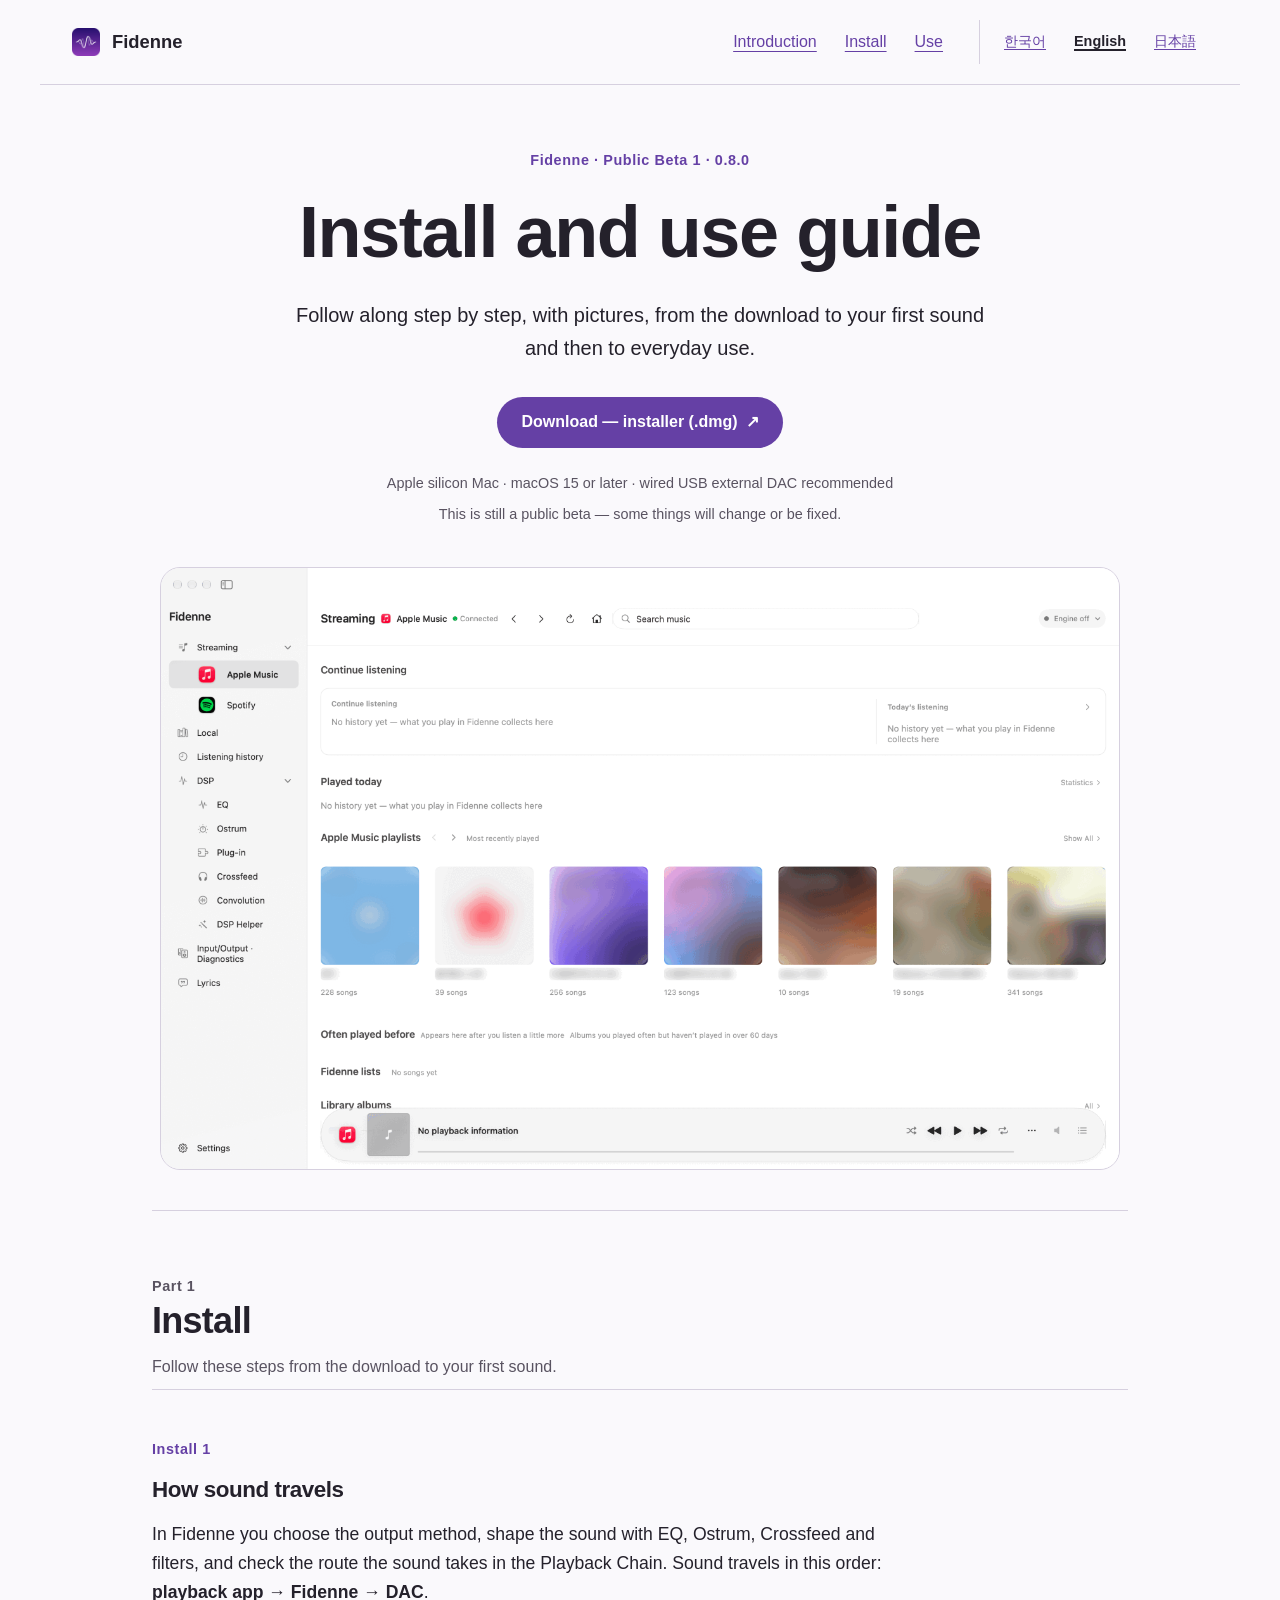
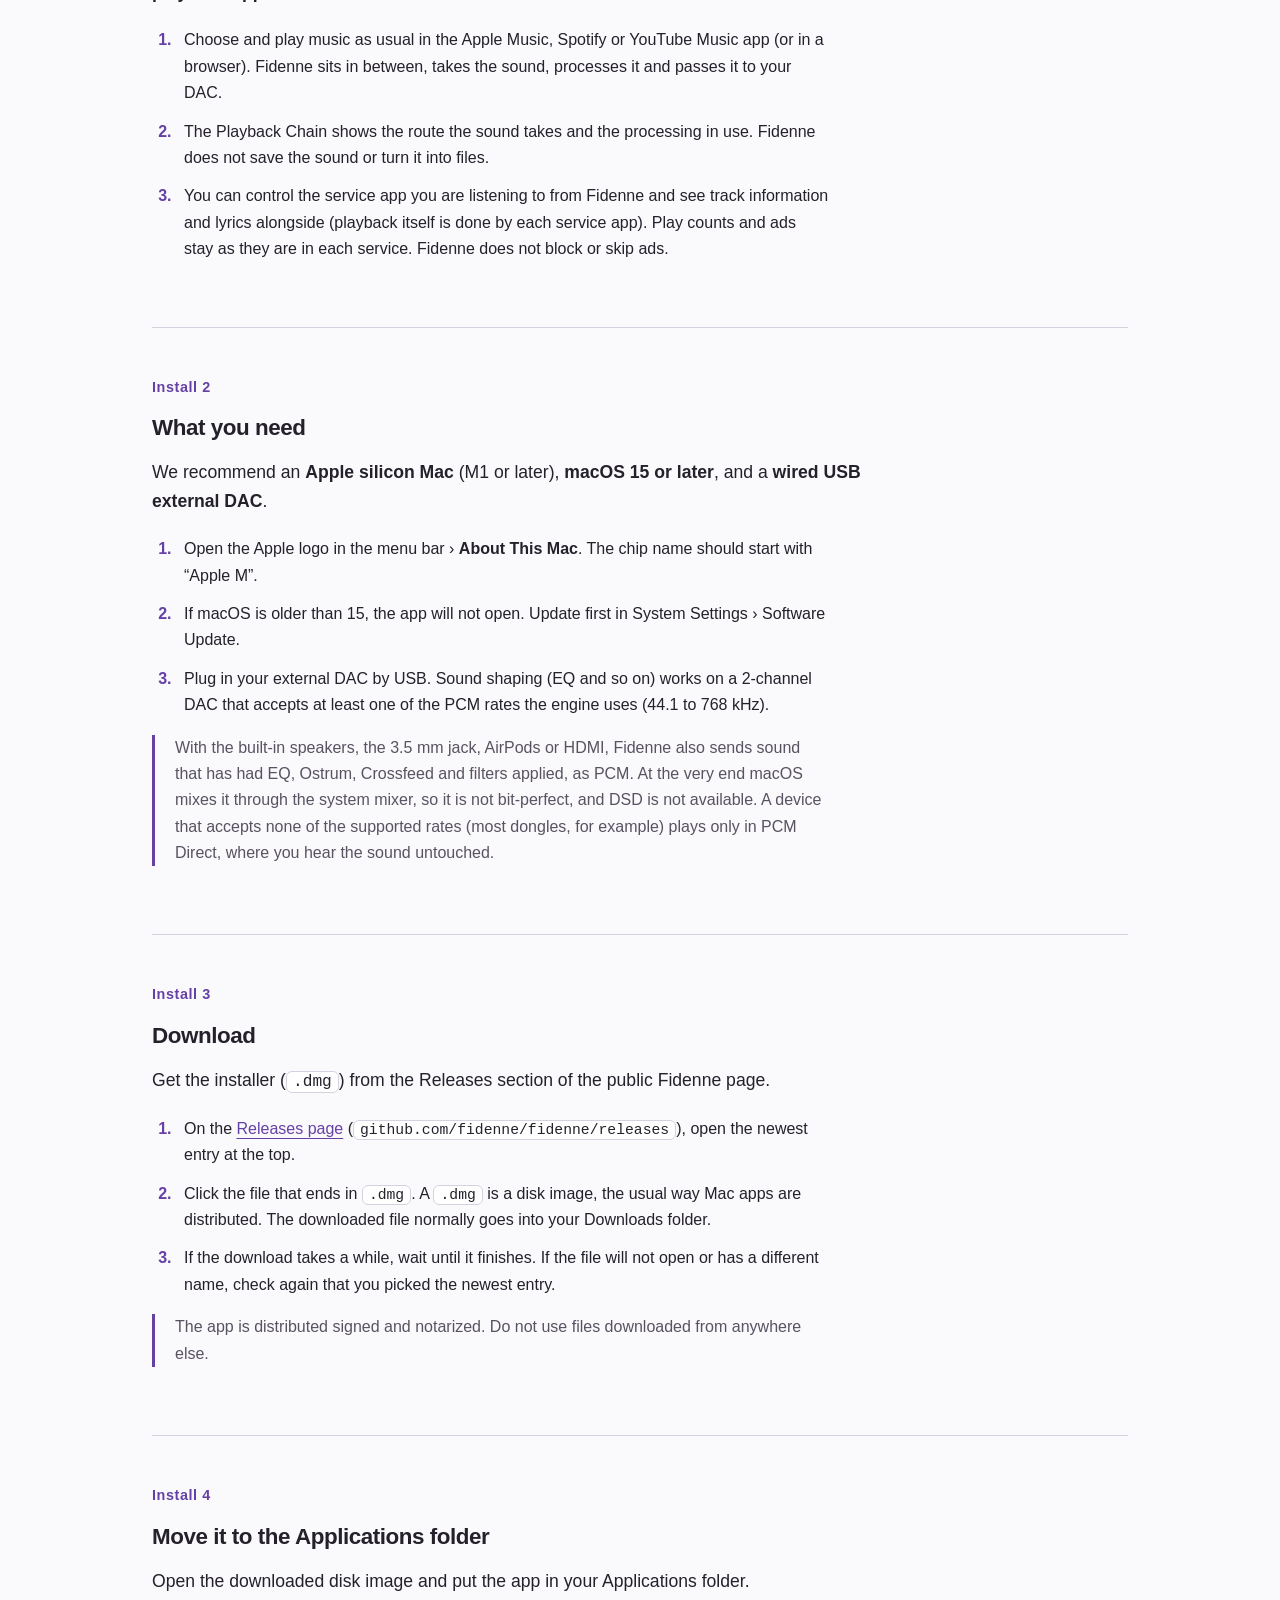
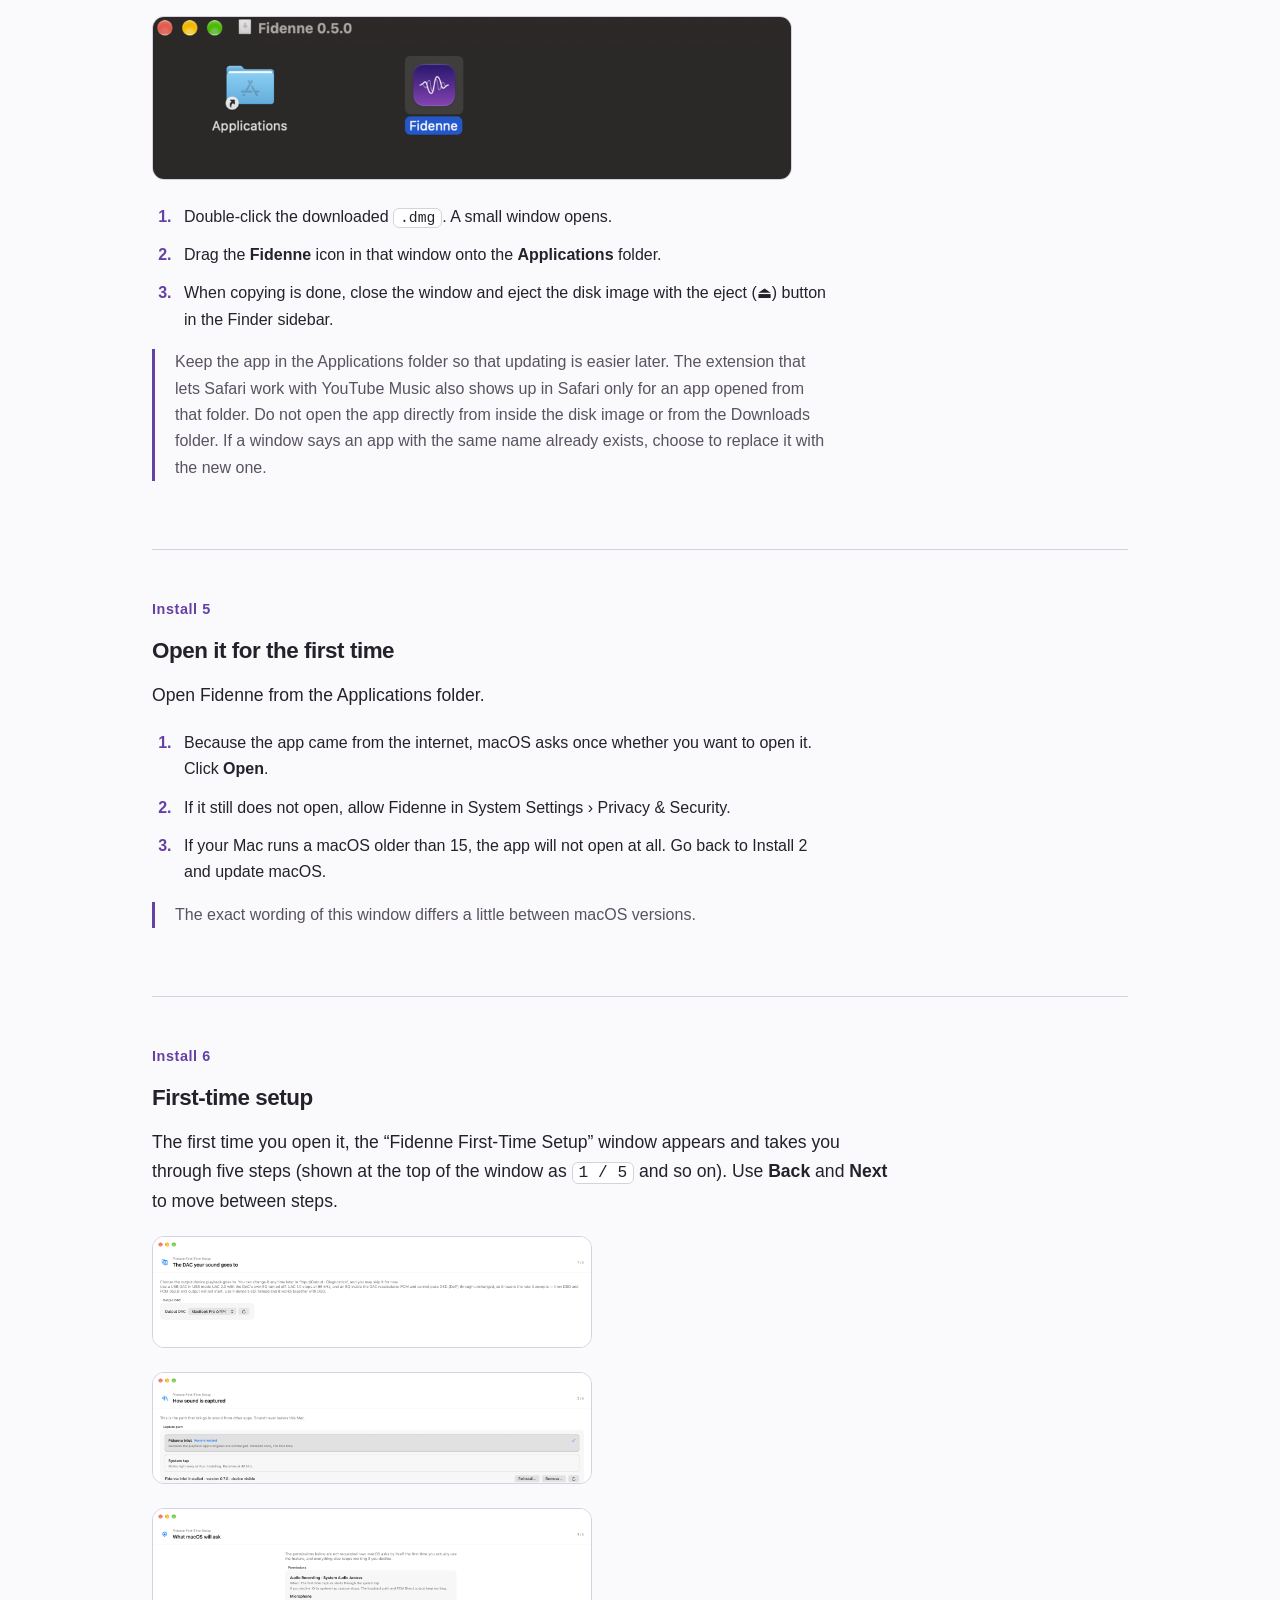
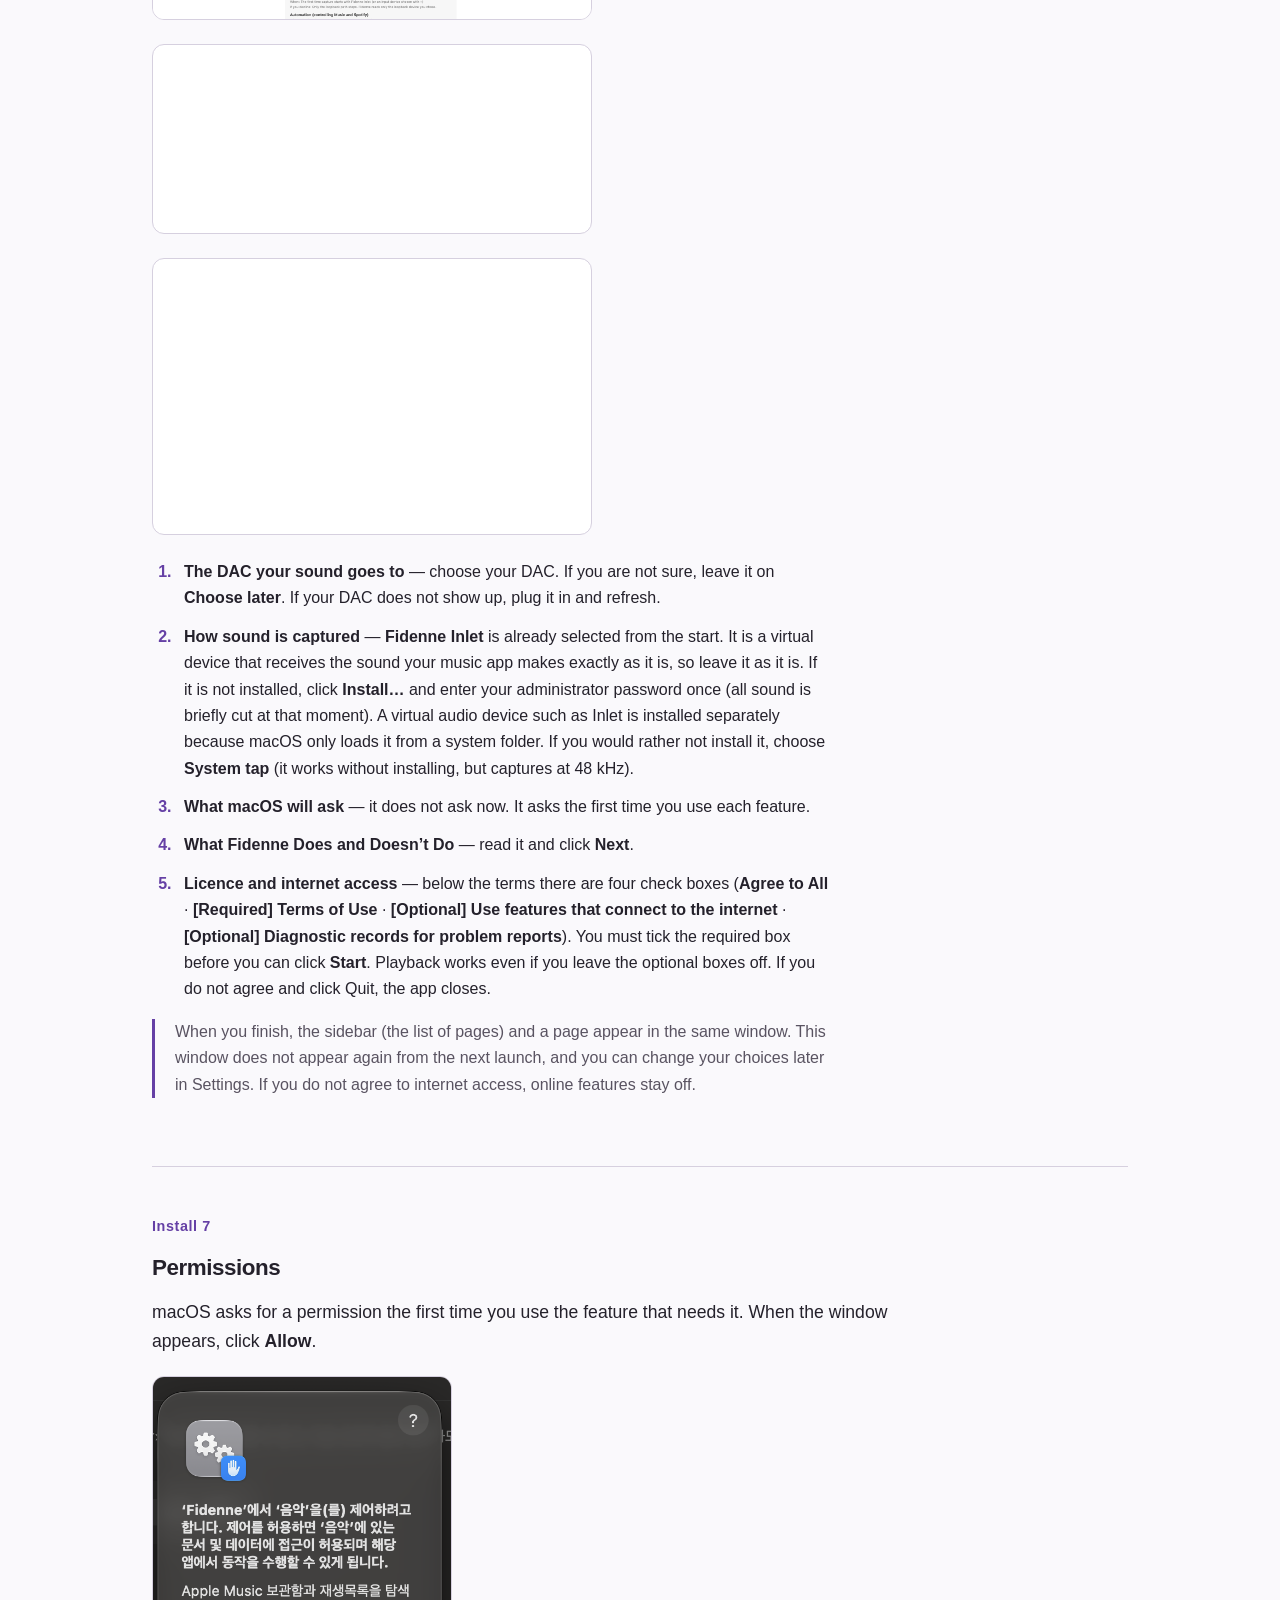
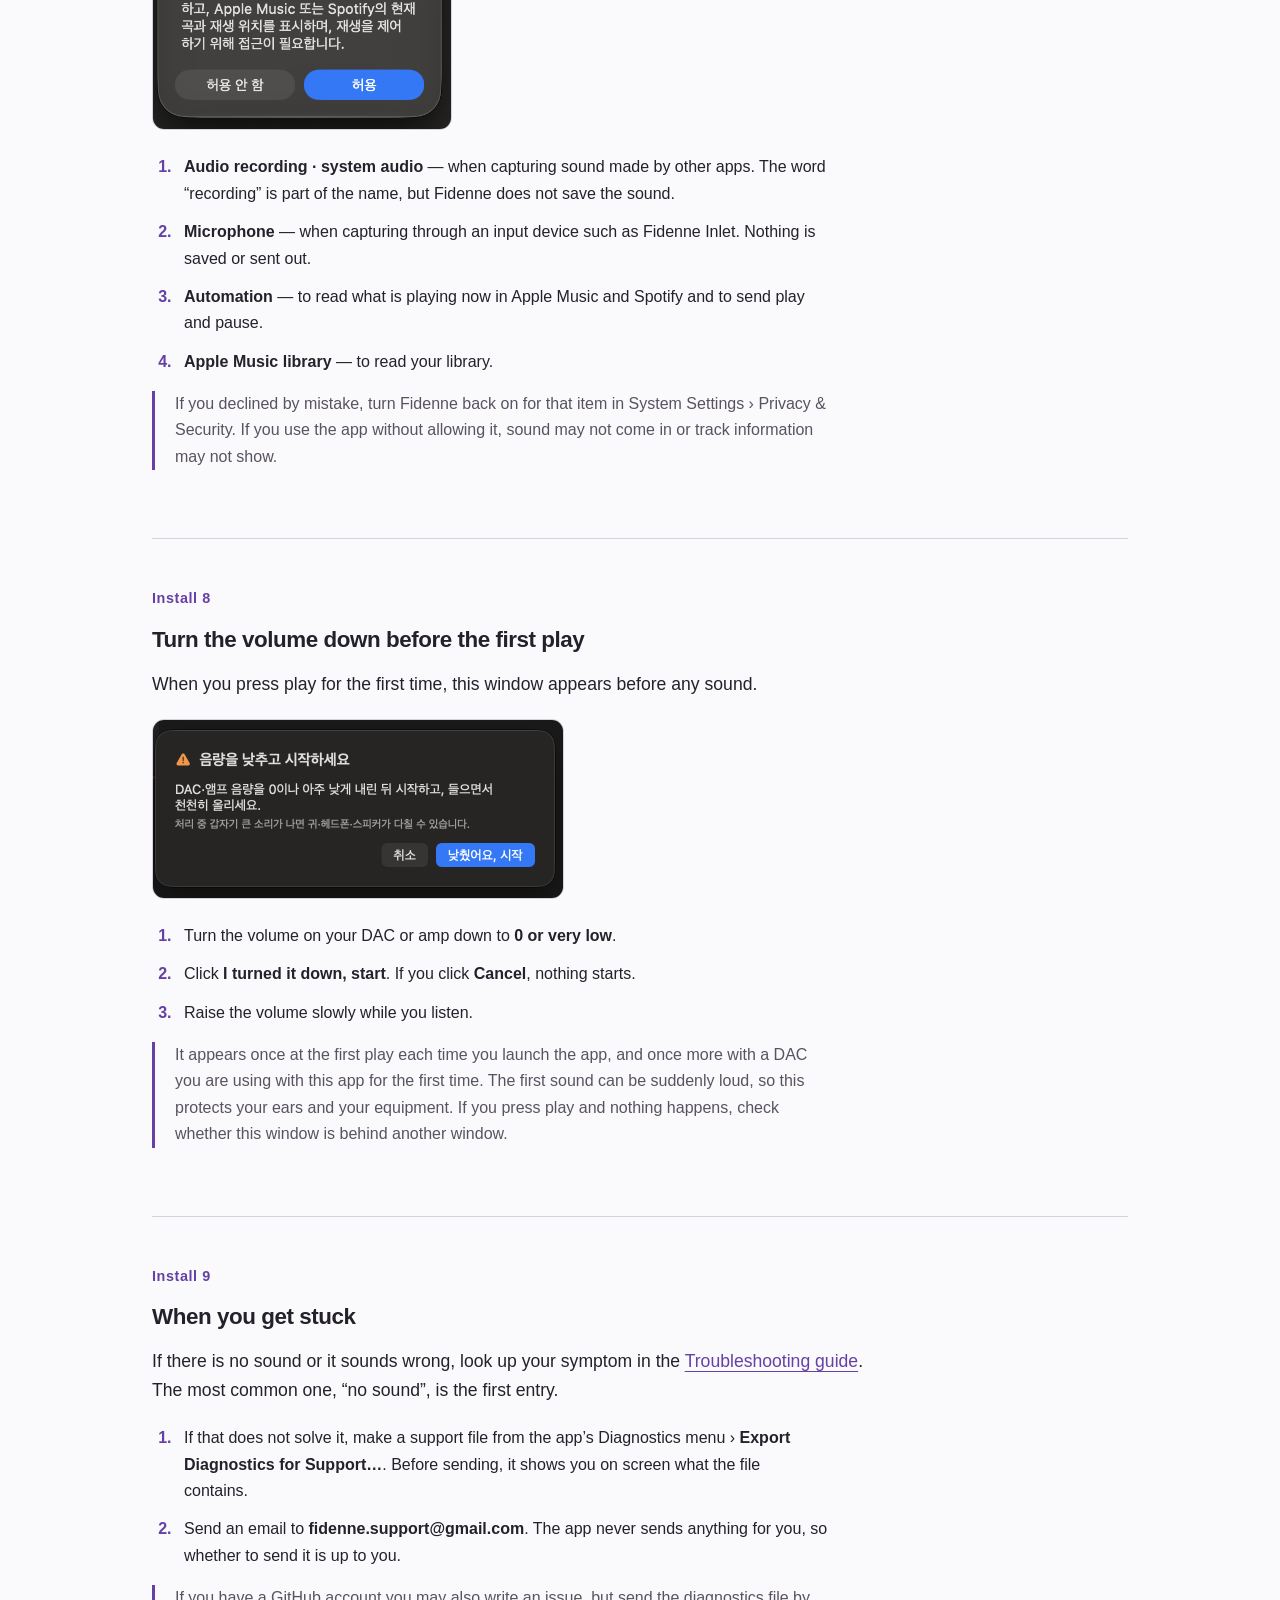
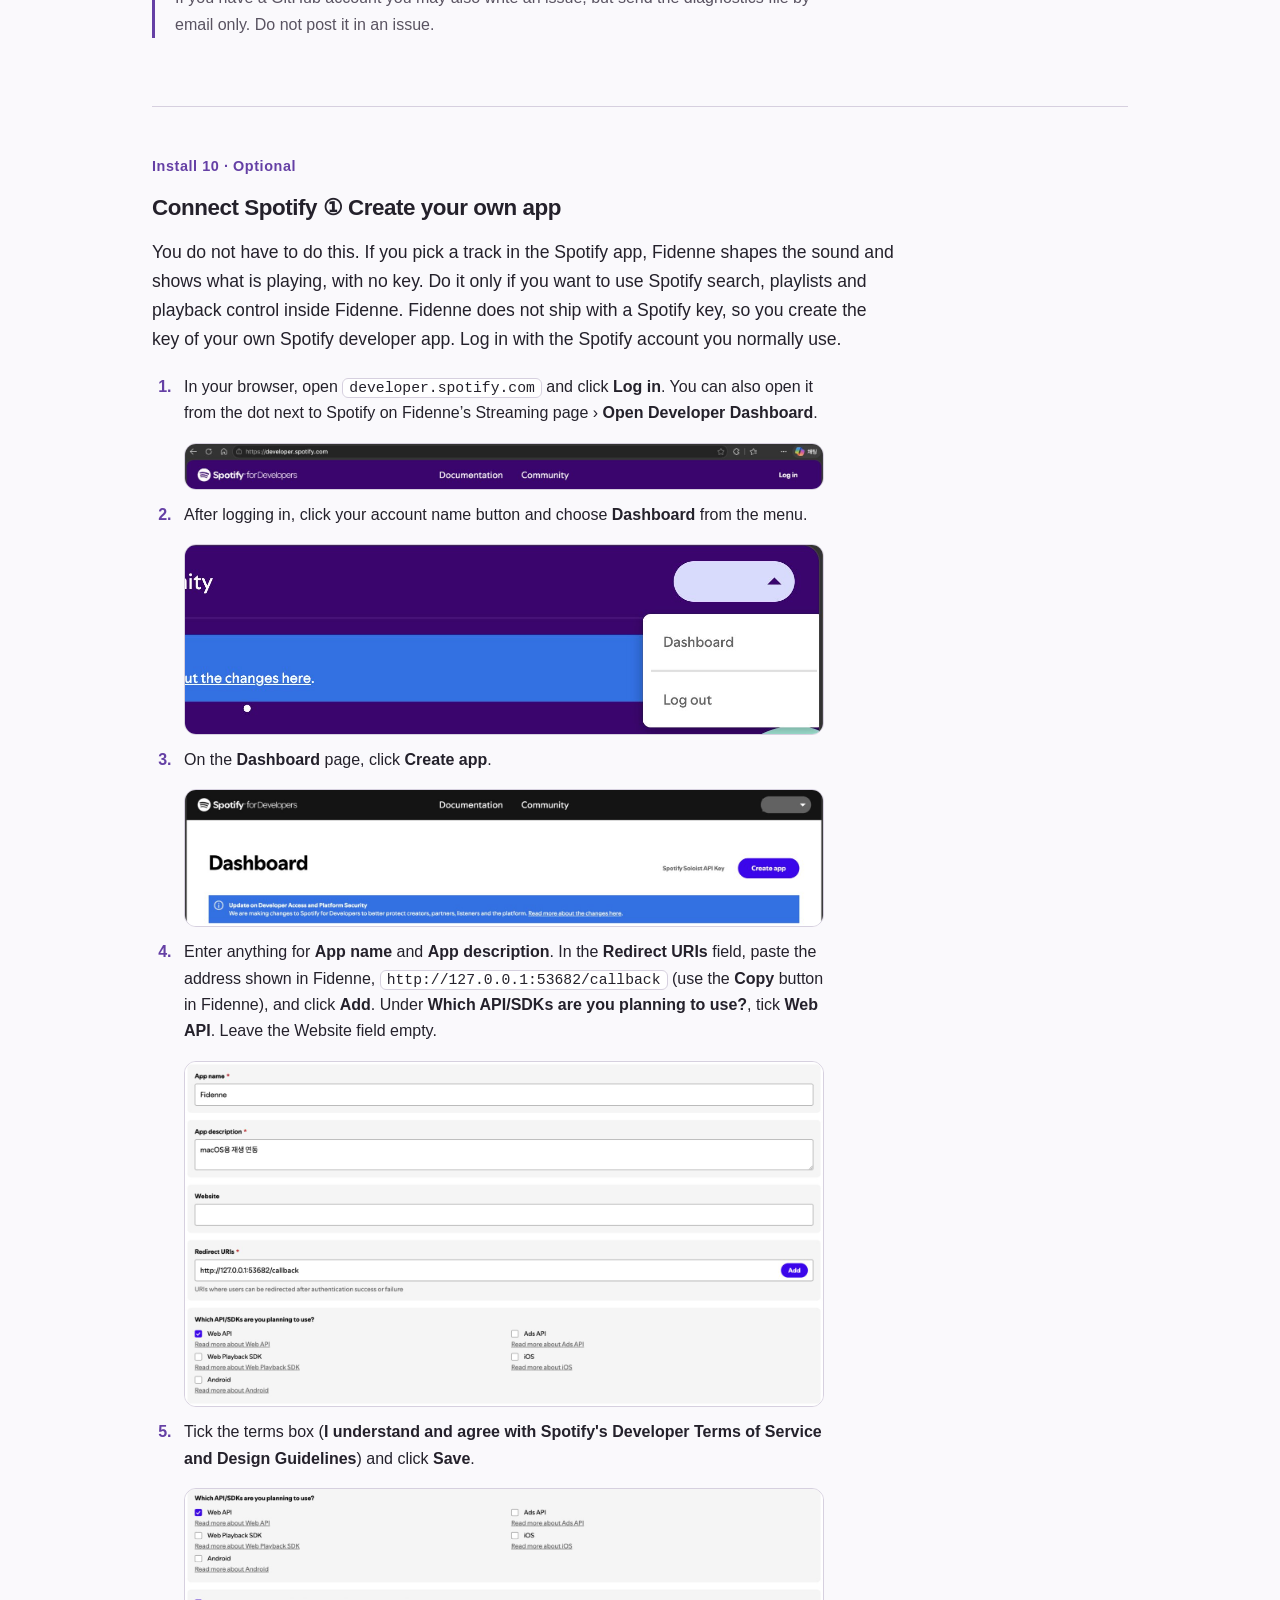
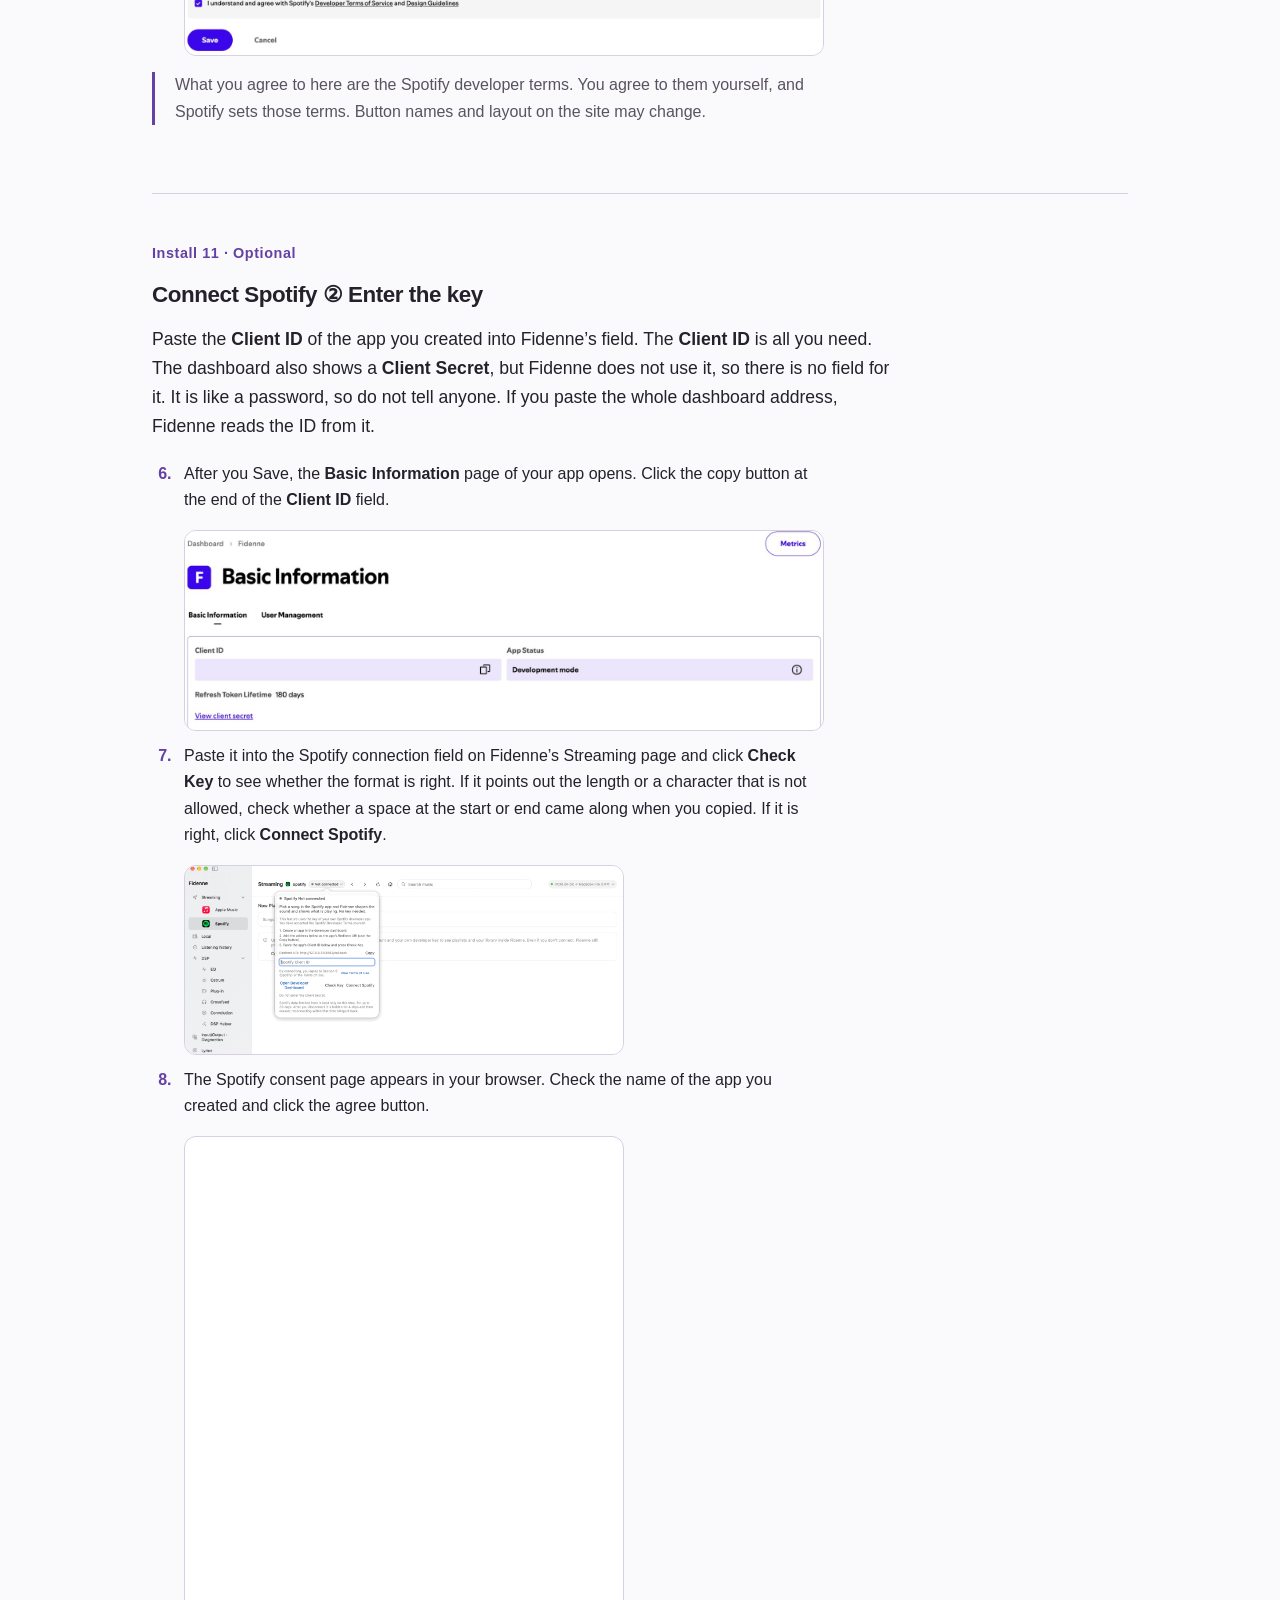
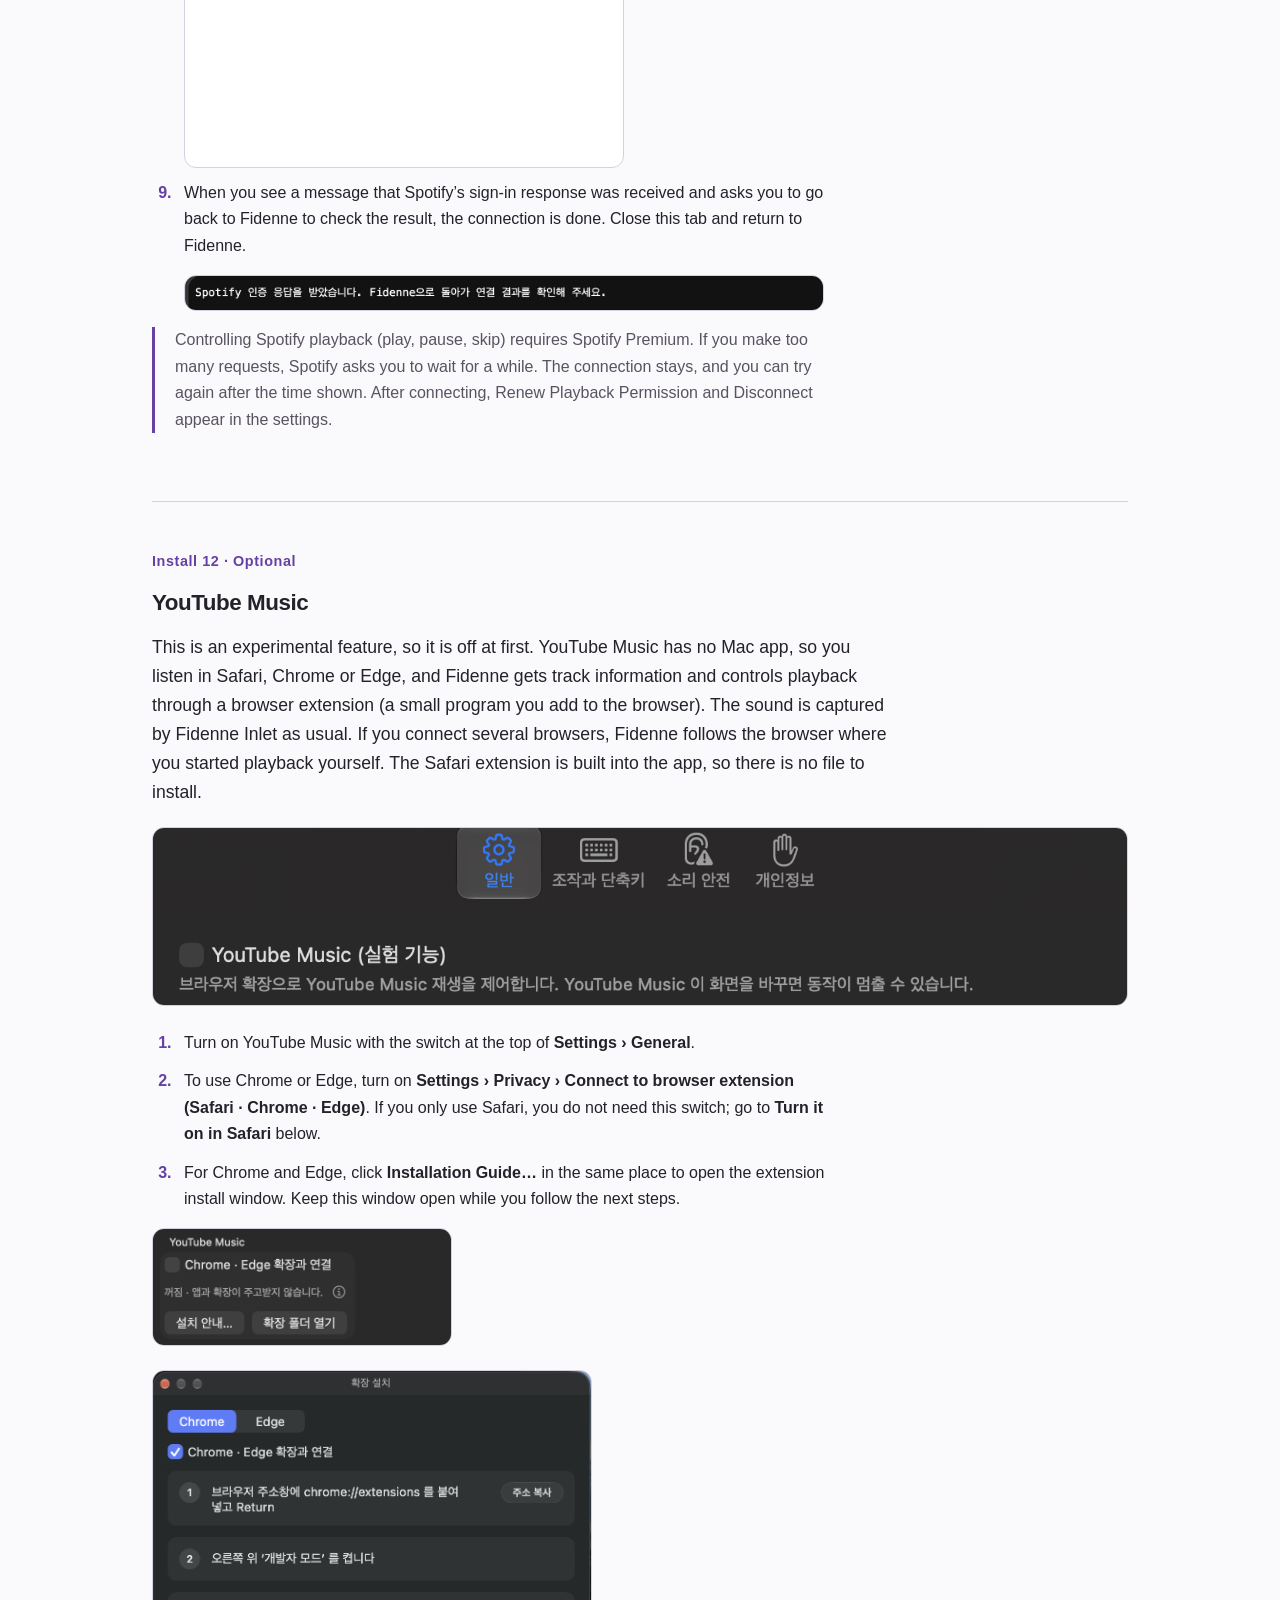
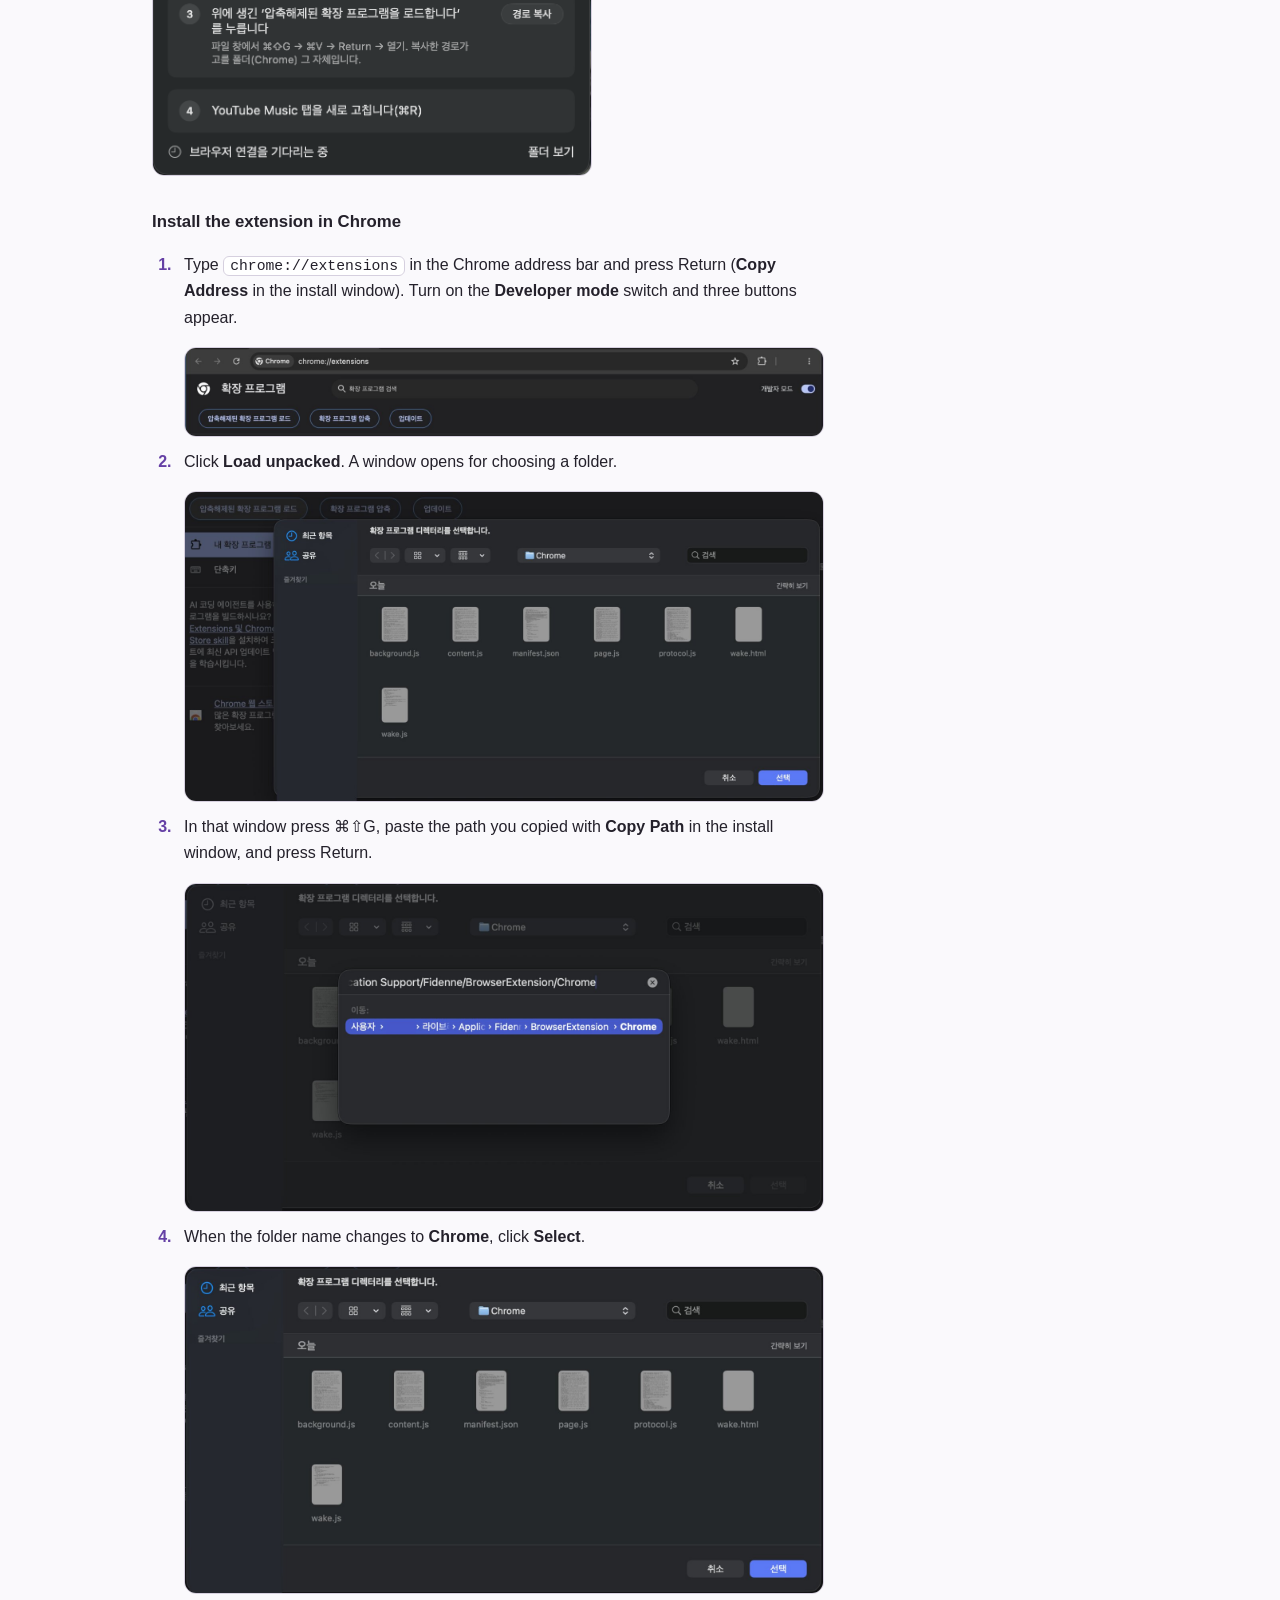
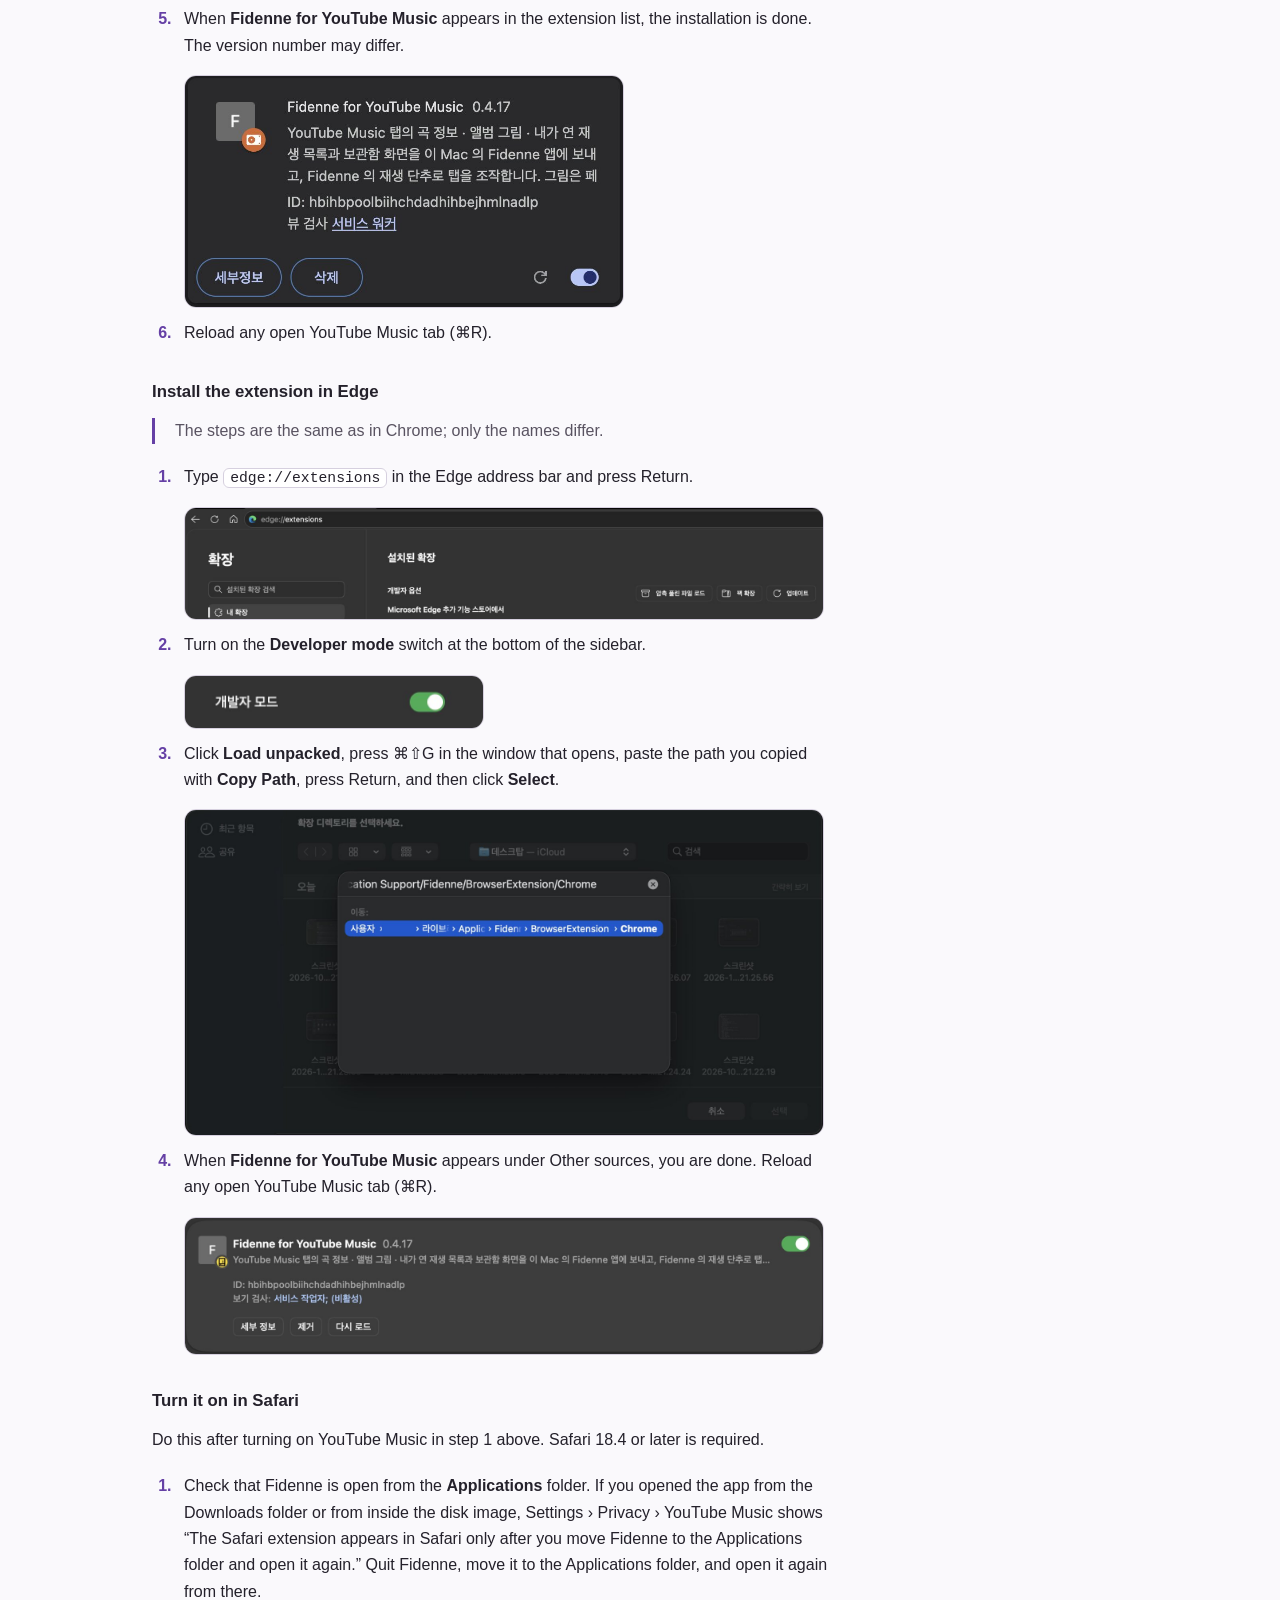
<file: docs/en/install.html>
<!doctype html>
<!-- SPDX-FileCopyrightText: 2026 The Aural Authors -->
<!-- SPDX-License-Identifier: Apache-2.0 -->
<html lang="en">
<head>
<meta charset="utf-8">
<meta name="viewport" content="width=device-width, initial-scale=1">
<meta name="color-scheme" content="light dark">
<meta name="description" content="Install and use Fidenne 0.8. From download to first-time setup, permissions, connecting Spotify and YouTube Music, and shaping your sound, one step at a time with pictures.">
<title>Fidenne 0.8 · Install and use guide</title>
<link rel="icon" href="../img/icon.png">
<link rel="stylesheet" href="../style.css">
<link rel="stylesheet" href="../install.css">
<link rel="alternate" hreflang="ko" href="../install.html">
<link rel="alternate" hreflang="en" href="install.html">
<link rel="alternate" hreflang="ja" href="../ja/install.html">
</head>
<body>
<a class="skip-link" href="#main">Skip to content</a>
<header class="site-header" id="top">
<a class="brand" href="index.html"><img src="../img/icon.png" alt="" width="28" height="28">Fidenne</a>
<nav aria-label="On this page"><a href="index.html">Introduction</a><a href="#install">Install</a><a href="#usage">Use</a></nav>
<nav class="languages" aria-label="Language"><a href="../install.html" lang="ko" hreflang="ko">한국어</a><a href="install.html" lang="en" hreflang="en" aria-current="page">English</a><a href="../ja/install.html" lang="ja" hreflang="ja">日本語</a></nav>
</header>
<main id="main">
<div class="hero guide-hero" aria-labelledby="hero-title">
<p class="eyebrow">Fidenne · Public Beta 1 · 0.8.0</p><h1 id="hero-title">Install and use guide</h1>
<p class="lead">Follow along step by step, with pictures, from the download to your first sound and then to everyday use.</p>
<a class="button" href="https://github.com/fidenne/fidenne/releases/latest">Download — installer (.dmg)<span aria-hidden="true"> ↗</span></a>
<p class="requirements">Apple silicon Mac · macOS 15 or later · wired USB external DAC recommended</p>
<p class="small">This is still a public beta — some things will change or be fixed.</p>
<figure class="shot hero-shot"><picture><source media="(prefers-color-scheme: dark)" srcset="../img/0.7/streaming-dark-en.png"><img src="../img/0.7/streaming-light-en.png" width="3024" height="1898" alt="Fidenne Streaming page — Apple Music and Spotify under Streaming in the sidebar, and My playlists (covers are hidden)" loading="lazy" decoding="async"></picture></figure>
</div>

<div class="part" id="install"><p class="eyebrow">Part 1</p><h2>Install</h2><p>Follow these steps from the download to your first sound.</p></div>

<section class="step" id="i1" aria-labelledby="i1-title">
<p class="eyebrow">Install 1</p>
<h3 id="i1-title">How sound travels</h3>
<p class="lead">In Fidenne you choose the output method, shape the sound with EQ, Ostrum, Crossfeed and filters, and check the route the sound takes in the Playback Chain. Sound travels in this order: <b>playback app → Fidenne → DAC</b>.</p>
<ol class="steps"><li>Choose and play music as usual in the Apple Music, Spotify or YouTube Music app (or in a browser). Fidenne sits in between, takes the sound, processes it and passes it to your DAC.</li><li>The Playback Chain shows the route the sound takes and the processing in use. Fidenne does not save the sound or turn it into files.</li><li>You can control the service app you are listening to from Fidenne and see track information and lyrics alongside (playback itself is done by each service app). Play counts and ads stay as they are in each service. Fidenne does not block or skip ads.</li></ol>
</section>

<section class="step" id="i2" aria-labelledby="i2-title">
<p class="eyebrow">Install 2</p>
<h3 id="i2-title">What you need</h3>
<p class="lead">We recommend an <b>Apple silicon Mac</b> (M1 or later), <b>macOS 15 or later</b>, and a <b>wired USB external DAC</b>.</p>
<ol class="steps"><li>Open the Apple logo in the menu bar › <b>About This Mac</b>. The chip name should start with “Apple M”.</li><li>If macOS is older than 15, the app will not open. Update first in System Settings › Software Update.</li><li>Plug in your external DAC by USB. Sound shaping (EQ and so on) works on a 2-channel DAC that accepts at least one of the PCM rates the engine uses (44.1 to 768 kHz).</li></ol>
<p class="note">With the built-in speakers, the 3.5 mm jack, AirPods or HDMI, Fidenne also sends sound that has had EQ, Ostrum, Crossfeed and filters applied, as PCM. At the very end macOS mixes it through the system mixer, so it is not bit-perfect, and DSD is not available. A device that accepts none of the supported rates (most dongles, for example) plays only in PCM Direct, where you hear the sound untouched.</p>
</section>

<section class="step" id="i3" aria-labelledby="i3-title">
<p class="eyebrow">Install 3</p>
<h3 id="i3-title">Download</h3>
<p class="lead">Get the installer (<code>.dmg</code>) from the Releases section of the public Fidenne page.</p>
<ol class="steps"><li>On the <a href="https://github.com/fidenne/fidenne/releases/latest">Releases page</a> (<code>github.com/fidenne/fidenne/releases</code>), open the newest entry at the top.</li><li>Click the file that ends in <code>.dmg</code>. A <code>.dmg</code> is a disk image, the usual way Mac apps are distributed. The downloaded file normally goes into your Downloads folder.</li><li>If the download takes a while, wait until it finishes. If the file will not open or has a different name, check again that you picked the newest entry.</li></ol>
<p class="note">The app is distributed signed and notarized. Do not use files downloaded from anywhere else.</p>
</section>

<section class="step" id="i4" aria-labelledby="i4-title">
<p class="eyebrow">Install 4</p>
<h3 id="i4-title">Move it to the Applications folder</h3>
<p class="lead">Open the downloaded disk image and put the app in your Applications folder.</p>
<figure class="shot wide-small"><img src="../img/install-dmg.png" width="1000" height="254" alt="Disk image window — the Applications folder on the left, the Fidenne app on the right" loading="lazy" decoding="async"></figure>
<ol class="steps"><li>Double-click the downloaded <code>.dmg</code>. A small window opens.</li><li>Drag the <b>Fidenne</b> icon in that window onto the <b>Applications</b> folder.</li><li>When copying is done, close the window and eject the disk image with the eject (⏏) button in the Finder sidebar.</li></ol>
<p class="note">Keep the app in the Applications folder so that updating is easier later. The extension that lets Safari work with YouTube Music also shows up in Safari only for an app opened from that folder. Do not open the app directly from inside the disk image or from the Downloads folder. If a window says an app with the same name already exists, choose to replace it with the new one.</p>
</section>

<section class="step" id="i5" aria-labelledby="i5-title">
<p class="eyebrow">Install 5</p>
<h3 id="i5-title">Open it for the first time</h3>
<p class="lead">Open Fidenne from the Applications folder.</p>
<ol class="steps"><li>Because the app came from the internet, macOS asks once whether you want to open it. Click <b>Open</b>.</li><li>If it still does not open, allow Fidenne in System Settings › Privacy &amp; Security.</li><li>If your Mac runs a macOS older than 15, the app will not open at all. Go back to Install 2 and update macOS.</li></ol>
<p class="note">The exact wording of this window differs a little between macOS versions.</p>
</section>

<section class="step" id="i6" aria-labelledby="i6-title">
<p class="eyebrow">Install 6</p>
<h3 id="i6-title">First-time setup</h3>
<p class="lead">The first time you open it, the “Fidenne First-Time Setup” window appears and takes you through five steps (shown at the top of the window as <code>1 / 5</code> and so on). Use <b>Back</b> and <b>Next</b> to move between steps.</p>
<figure class="shot medium"><img src="../img/0.7/onboarding-step1-light-en.png" width="3024" height="760" alt="First-time setup 1/5 — choosing the DAC your sound goes to" loading="lazy" decoding="async"></figure><figure class="shot medium"><img src="../img/0.7/onboarding-step2-light-en.png" width="3024" height="760" alt="First-time setup 2/5 — how sound is captured, Fidenne Inlet and the system tap" loading="lazy" decoding="async"></figure><figure class="shot medium"><img src="../img/0.7/onboarding-step3-light-en.png" width="3024" height="760" alt="First-time setup 3/5 — what macOS will ask" loading="lazy" decoding="async"></figure><figure class="shot medium"><img src="../img/0.7/onboarding-step4-light-en.png" width="3024" height="1300" alt="First-time setup 4/5 — what Fidenne does and doesn’t do" loading="lazy" decoding="async"></figure><figure class="shot medium"><img src="../img/0.7/onboarding-step5-light-en.png" width="3024" height="1898" alt="First-time setup 5/5 — licence and internet access" loading="lazy" decoding="async"></figure>
<ol class="steps"><li><b>The DAC your sound goes to</b> — choose your DAC. If you are not sure, leave it on <b>Choose later</b>. If your DAC does not show up, plug it in and refresh.</li><li><b>How sound is captured</b> — <b>Fidenne Inlet</b> is already selected from the start. It is a virtual device that receives the sound your music app makes exactly as it is, so leave it as it is. If it is not installed, click <b>Install…</b> and enter your administrator password once (all sound is briefly cut at that moment). A virtual audio device such as Inlet is installed separately because macOS only loads it from a system folder. If you would rather not install it, choose <b>System tap</b> (it works without installing, but captures at 48 kHz).</li><li><b>What macOS will ask</b> — it does not ask now. It asks the first time you use each feature.</li><li><b>What Fidenne Does and Doesn’t Do</b> — read it and click <b>Next</b>.</li><li><b>Licence and internet access</b> — below the terms there are four check boxes (<b>Agree to All</b> · <b>[Required] Terms of Use</b> · <b>[Optional] Use features that connect to the internet</b> · <b>[Optional] Diagnostic records for problem reports</b>). You must tick the required box before you can click <b>Start</b>. Playback works even if you leave the optional boxes off. If you do not agree and click Quit, the app closes.</li></ol>
<p class="note">When you finish, the sidebar (the list of pages) and a page appear in the same window. This window does not appear again from the next launch, and you can change your choices later in Settings. If you do not agree to internet access, online features stay off.</p>
</section>

<section class="step" id="i7" aria-labelledby="i7-title">
<p class="eyebrow">Install 7</p>
<h3 id="i7-title">Permissions</h3>
<p class="lead">macOS asks for a permission the first time you use the feature that needs it. When the window appears, click <b>Allow</b>.</p>
<figure class="shot narrow"><img src="../img/permission-automation.png" width="545" height="645" alt="macOS Automation permission window — Fidenne wants to control a music app, Don’t Allow · Allow" loading="lazy" decoding="async"></figure>
<ol class="steps"><li><b>Audio recording · system audio</b> — when capturing sound made by other apps. The word “recording” is part of the name, but Fidenne does not save the sound.</li><li><b>Microphone</b> — when capturing through an input device such as Fidenne Inlet. Nothing is saved or sent out.</li><li><b>Automation</b> — to read what is playing now in Apple Music and Spotify and to send play and pause.</li><li><b>Apple Music library</b> — to read your library.</li></ol>
<p class="note">If you declined by mistake, turn Fidenne back on for that item in System Settings › Privacy &amp; Security. If you use the app without allowing it, sound may not come in or track information may not show.</p>
</section>

<section class="step" id="i8" aria-labelledby="i8-title">
<p class="eyebrow">Install 8</p>
<h3 id="i8-title">Turn the volume down before the first play</h3>
<p class="lead">When you press play for the first time, this window appears before any sound.</p>
<figure class="shot compact"><img src="../img/volume-first.png" width="820" height="356" alt="“Turn the volume down before starting” window — Cancel · I turned it down, start" loading="lazy" decoding="async"></figure>
<ol class="steps"><li>Turn the volume on your DAC or amp down to <b>0 or very low</b>.</li><li>Click <b>I turned it down, start</b>. If you click <b>Cancel</b>, nothing starts.</li><li>Raise the volume slowly while you listen.</li></ol>
<p class="note">It appears once at the first play each time you launch the app, and once more with a DAC you are using with this app for the first time. The first sound can be suddenly loud, so this protects your ears and your equipment. If you press play and nothing happens, check whether this window is behind another window.</p>
</section>

<section class="step" id="i9" aria-labelledby="i9-title">
<p class="eyebrow">Install 9</p>
<h3 id="i9-title">When you get stuck</h3>
<p class="lead">If there is no sound or it sounds wrong, look up your symptom in the <a href="https://github.com/fidenne/fidenne/blob/main/docs/user/en/TROUBLESHOOTING.md">Troubleshooting guide</a>. The most common one, “no sound”, is the first entry.</p>
<ol class="steps"><li>If that does not solve it, make a support file from the app’s Diagnostics menu › <b>Export Diagnostics for Support…</b>. Before sending, it shows you on screen what the file contains.</li><li>Send an email to <b>fidenne.support@gmail.com</b>. The app never sends anything for you, so whether to send it is up to you.</li></ol>
<p class="note">If you have a GitHub account you may also write an issue, but send the diagnostics file by email only. Do not post it in an issue.</p>
</section>

<section class="step" id="i10" aria-labelledby="i10-title">
<p class="eyebrow">Install 10 · Optional</p>
<h3 id="i10-title">Connect Spotify ① Create your own app</h3>
<p class="lead">You do not have to do this. If you pick a track in the Spotify app, Fidenne shapes the sound and shows what is playing, with no key. Do it only if you want to use Spotify search, playlists and playback control inside Fidenne. Fidenne does not ship with a Spotify key, so you create the key of your own Spotify developer app. Log in with the Spotify account you normally use.</p>
<ol class="steps">
<li>In your browser, open <code>developer.spotify.com</code> and click <b>Log in</b>. You can also open it from the dot next to Spotify on Fidenne’s Streaming page › <b>Open Developer Dashboard</b>.<figure class="shot wide-small"><img src="../img/spotify-1-login.jpg" width="1600" height="113" alt="Spotify for Developers start page — address developer.spotify.com, Log in at the end of the menu bar" loading="lazy" decoding="async"></figure></li>
<li>After logging in, click your account name button and choose <b>Dashboard</b> from the menu.<figure class="shot wide-small"><img src="../img/spotify-2-dashboard-menu.jpg" width="1260" height="373" alt="Menu that opens from the account name button — Dashboard, Log out (account name is hidden)" loading="lazy" decoding="async"></figure></li>
<li>On the <b>Dashboard</b> page, click <b>Create app</b>.<figure class="shot wide-small"><img src="../img/spotify-3-create.jpg" width="1600" height="341" alt="Dashboard page and the Create app button" loading="lazy" decoding="async"></figure></li>
<li>Enter anything for <b>App name</b> and <b>App description</b>. In the <b>Redirect URIs</b> field, paste the address shown in Fidenne, <code>http://127.0.0.1:53682/callback</code> (use the <b>Copy</b> button in Fidenne), and click <b>Add</b>. Under <b>Which API/SDKs are you planning to use?</b>, tick <b>Web API</b>. Leave the Website field empty.<figure class="shot wide-small"><img src="../img/spotify-4-form.jpg" width="1600" height="864" alt="Create app form — App name, App description, Website (empty), http://127.0.0.1:53682/callback in Redirect URIs with the Add button, Web API ticked" loading="lazy" decoding="async"></figure></li>
<li>Tick the terms box (<b>I understand and agree with Spotify's Developer Terms of Service and Design Guidelines</b>) and click <b>Save</b>.<figure class="shot wide-small"><img src="../img/spotify-5-save.jpg" width="1600" height="417" alt="Web API ticked, terms box ticked, Save button" loading="lazy" decoding="async"></figure></li>
</ol>
<p class="note">What you agree to here are the Spotify developer terms. You agree to them yourself, and Spotify sets those terms. Button names and layout on the site may change.</p>
</section>

<section class="step" id="i11" aria-labelledby="i11-title">
<p class="eyebrow">Install 11 · Optional</p>
<h3 id="i11-title">Connect Spotify ② Enter the key</h3>
<p class="lead">Paste the <b>Client ID</b> of the app you created into Fidenne’s field. The <b>Client ID</b> is all you need. The dashboard also shows a <b>Client Secret</b>, but Fidenne does not use it, so there is no field for it. It is like a password, so do not tell anyone. If you paste the whole dashboard address, Fidenne reads the ID from it.</p>
<ol class="steps" start="6">
<li>After you Save, the <b>Basic Information</b> page of your app opens. Click the copy button at the end of the <b>Client ID</b> field.<figure class="shot wide-small"><img src="../img/spotify-6-clientid.jpg" width="1600" height="500" alt="Basic Information page of the new app — Client ID field and copy button (the ID value is hidden)" loading="lazy" decoding="async"></figure></li>
<li>Paste it into the Spotify connection field on Fidenne’s Streaming page and click <b>Check Key</b> to see whether the format is right. If it points out the length or a character that is not allowed, check whether a space at the start or end came along when you copied. If it is right, click <b>Connect Spotify</b>.<figure class="shot medium"><picture><source media="(prefers-color-scheme: dark)" srcset="../img/0.7/spotify-popover-dark-en.png"><img src="../img/0.7/spotify-popover-light-en.png" width="3024" height="1300" alt="Spotify connection window — copy Redirect URI, Client ID field, Check Key, Connect Spotify (the field is empty)" loading="lazy" decoding="async"></picture></figure></li>
<li>The Spotify consent page appears in your browser. Check the name of the app you created and click the agree button.<figure class="shot medium"><img src="../img/spotify-7-consent.jpg" width="1058" height="1523" alt="Spotify consent page — allow the app you created to connect, list of permissions, cancel and agree buttons (account name is hidden)" loading="lazy" decoding="async"></figure></li>
<li>When you see a message that Spotify’s sign-in response was received and asks you to go back to Fidenne to check the result, the connection is done. Close this tab and return to Fidenne.<figure class="shot wide-small"><img src="../img/spotify-8-done.jpg" width="1512" height="81" alt="Connection complete page — the Spotify sign-in response was received; return to Fidenne to check the result" loading="lazy" decoding="async"></figure></li>
</ol>
<p class="note">Controlling Spotify playback (play, pause, skip) requires Spotify Premium. If you make too many requests, Spotify asks you to wait for a while. The connection stays, and you can try again after the time shown. After connecting, Renew Playback Permission and Disconnect appear in the settings.</p>
</section>

<section class="step" id="i12" aria-labelledby="i12-title">
<p class="eyebrow">Install 12 · Optional</p>
<h3 id="i12-title">YouTube Music</h3>
<p class="lead">This is an experimental feature, so it is off at first. YouTube Music has no Mac app, so you listen in Safari, Chrome or Edge, and Fidenne gets track information and controls playback through a browser extension (a small program you add to the browser). The sound is captured by Fidenne Inlet as usual. If you connect several browsers, Fidenne follows the browser where you started playback yourself. The Safari extension is built into the app, so there is no file to install.</p>
<figure class="shot"><img src="../img/settings-ytm.png" width="1264" height="230" alt="The YouTube Music (experimental) switch at the top of Settings › General" loading="lazy" decoding="async"></figure>
<ol class="steps"><li>Turn on YouTube Music with the switch at the top of <b>Settings › General</b>.</li><li>To use Chrome or Edge, turn on <b>Settings › Privacy › Connect to browser extension (Safari · Chrome · Edge)</b>. If you only use Safari, you do not need this switch; go to <b>Turn it on in Safari</b> below.</li><li>For Chrome and Edge, click <b>Installation Guide…</b> in the same place to open the extension install window. Keep this window open while you follow the next steps.</li></ol>
<figure class="shot narrow"><img src="../img/privacy-ytm.png" width="620" height="240" alt="YouTube Music section of Settings › Privacy — the Chrome · Edge extension connection switch, the installation guide and open extension folder buttons" loading="lazy" decoding="async"></figure>
<figure class="shot medium"><img src="../img/ytm-extension.png" width="460" height="425" alt="Extension install window — choose Chrome or Edge, copy address, developer mode, copy path, reload the YouTube Music tab" loading="lazy" decoding="async"></figure>
<h4>Install the extension in Chrome</h4>
<ol class="steps">
<li>Type <code>chrome://extensions</code> in the Chrome address bar and press Return (<b>Copy Address</b> in the install window). Turn on the <b>Developer mode</b> switch and three buttons appear.<figure class="shot wide-small"><img src="../img/ytm-chrome-1-devmode.jpg" width="1600" height="220" alt="Chrome Extensions page — address chrome://extensions, Developer mode on, Load unpacked · Pack extension · Update buttons" loading="lazy" decoding="async"></figure></li>
<li>Click <b>Load unpacked</b>. A window opens for choosing a folder.<figure class="shot wide-small"><img src="../img/ytm-chrome-2-load.jpg" width="1600" height="774" alt="Extension directory selection window that opens after clicking Load unpacked" loading="lazy" decoding="async"></figure></li>
<li>In that window press ⌘⇧G, paste the path you copied with <b>Copy Path</b> in the install window, and press Return.<figure class="shot wide-small"><img src="../img/ytm-chrome-3-path.jpg" width="1600" height="820" alt="The Go to the folder field opened with ⌘⇧G — the …Application Support/Fidenne/BrowserExtension/Chrome path pasted in (the user folder name is hidden)" loading="lazy" decoding="async"></figure></li>
<li>When the folder name changes to <b>Chrome</b>, click <b>Select</b>.<figure class="shot wide-small"><img src="../img/ytm-chrome-4-select.jpg" width="1600" height="818" alt="Selection window with the Chrome folder open — files such as background.js and manifest.json, and the Select button" loading="lazy" decoding="async"></figure></li>
<li>When <b>Fidenne for YouTube Music</b> appears in the extension list, the installation is done. The version number may differ.<figure class="shot medium"><img src="../img/ytm-chrome-5-done.jpg" width="810" height="427" alt="The installed Fidenne for YouTube Music extension card — Details, Remove, reload, on switch" loading="lazy" decoding="async"></figure></li>
<li>Reload any open YouTube Music tab (⌘R).</li>
</ol>
<h4>Install the extension in Edge</h4>
<p class="note">The steps are the same as in Chrome; only the names differ.</p>
<ol class="steps">
<li>Type <code>edge://extensions</code> in the Edge address bar and press Return.<figure class="shot wide-small"><img src="../img/ytm-edge-1-buttons.jpg" width="1600" height="280" alt="Edge Extensions page — address edge://extensions, Load unpacked · Pack extension · Update buttons under developer options" loading="lazy" decoding="async"></figure></li>
<li>Turn on the <b>Developer mode</b> switch at the bottom of the sidebar.<figure class="shot narrow"><img src="../img/ytm-edge-2-devmode.jpg" width="610" height="106" alt="The Edge Developer mode switch turned on" loading="lazy" decoding="async"></figure></li>
<li>Click <b>Load unpacked</b>, press ⌘⇧G in the window that opens, paste the path you copied with <b>Copy Path</b>, press Return, and then click <b>Select</b>.<figure class="shot wide-small"><img src="../img/ytm-edge-3-path.jpg" width="1600" height="814" alt="The path pasted with ⌘⇧G in Edge’s extension directory selection window (the user folder name is hidden)" loading="lazy" decoding="async"></figure></li>
<li>When <b>Fidenne for YouTube Music</b> appears under Other sources, you are done. Reload any open YouTube Music tab (⌘R).<figure class="shot wide-small"><img src="../img/ytm-edge-4-done.jpg" width="1600" height="342" alt="The Fidenne for YouTube Music extension installed in Edge — Details, Remove, Reload, on switch" loading="lazy" decoding="async"></figure></li>
</ol>
<h4>Turn it on in Safari</h4>
<p>Do this after turning on YouTube Music in step 1 above. Safari 18.4 or later is required.</p>
<ol class="steps">
<li>Check that Fidenne is open from the <b>Applications</b> folder. If you opened the app from the Downloads folder or from inside the disk image, Settings › Privacy › YouTube Music shows “The Safari extension appears in Safari only after you move Fidenne to the Applications folder and open it again.” Quit Fidenne, move it to the Applications folder, and open it again from there.</li>
<li>Click <b>Open Safari Settings</b> in the same place. When Safari’s extension settings open, turn on Fidenne’s YouTube Music extension. If only Safari opens, turn it on in Safari › Settings › <b>Extensions</b>.</li>
<li>Open music.youtube.com, click the Fidenne icon in the row of extension icons next to the address bar, and allow it on this website (<b>Always Allow</b>). Reload that tab (⌘R).</li>
</ol>
<p class="note">When you play a track on music.youtube.com and it shows in the bar at the bottom, the connection works. If it does not show, check in Safari › Settings › <b>Extensions</b> that the Fidenne extension is on, and in Safari › Settings › <b>Websites</b> that music.youtube.com is set to allow. If the bar stops after you update the app, reload that tab once.</p>
<h4>Keep the tab from falling asleep</h4>
<p>If the browser puts an unused tab to sleep, YouTube Music cannot respond. Add <code>music.youtube.com</code> to the exceptions. In Chrome it is Settings › Performance › Memory Saver › <b>Always keep these sites active</b>. In Edge it is Settings › System and performance › Optimize Performance › <b>Never put these sites to sleep</b>. Safari has no per-site sleep exception. A tab that is playing sound is not put to sleep, but if a tab left paused for a long time or the extension falls asleep and the bar stops, reload that tab once (⌘R).</p>
<h4>Import playlists</h4>
<p>With the extension connected, opening a playlist page in YouTube Music adds it automatically. Or you can import a Google Takeout (download your data) file. The collected lists gather under <b>Streaming › YouTube Music › My playlists</b>.</p>
<p class="note">In Chrome and Edge, the connection is made when the bottom line of the install window changes to “1 browser connected”. The extension is not in the web store yet, so you install it only in developer mode, and you install it in one browser only. In Safari, the connection is made when a track you play on music.youtube.com shows in the bar at the bottom. After you update the app, press reload (↻, or <b>Reload</b> in Edge) for the Fidenne extension once on the extensions page. If the YouTube Music page changes, it may stop working. That is what “experimental feature” means.</p>
</section>

<div class="part" id="usage"><p class="eyebrow">Part 2</p><h2>Use</h2><p>This part goes in the order choose a device → connect a service → play. The screens are shown in English. ⌘ in ⌘1, ⌘4 and ⌘5 is the Command key on your keyboard; these keys open a sidebar page directly.</p></div>

<section class="step" id="u1" aria-labelledby="u1-title">
<p class="eyebrow">Use 1</p>
<h3 id="u1-title">Choose the DAC your sound goes to</h3>
<p class="lead">In the sidebar’s <b>Input/Output · Diagnostics</b> (⌘5), choose the output DAC and the output method.</p>
<figure class="shot"><picture><source media="(prefers-color-scheme: dark)" srcset="../img/0.7/io-dark-en.png"><img src="../img/0.7/io-light-en.png" width="3024" height="1898" alt="Input/Output · Diagnostics page — engine status, output device, output method cards" loading="lazy" decoding="async"></picture></figure>
<ol class="steps"><li>Under <b>Output DAC</b>, choose your DAC. If it does not show, plug it in and click refresh (↻).</li><li>Under <b>Output method</b>, choose one of the three.</li></ol>
<dl class="terms"><dt>PCM Direct</dt><dd>Fidenne does not touch the sound, and macOS sends it to the DAC. Sound shaping is off. It is the simplest and works with any device.</dd><dt>DSD (DoP)</dt><dd>This is the starting value (until DSD is confirmed on that DAC, it starts in PCM Direct). The engine sends sound through the filter and the DSD conversion. The DAC must accept DSD.</dd><dt>PCM oversampling</dt><dd>The engine sends the processed sound as integer PCM. It suits DACs that do not know DSD. Choose the output rate under PCM in Advanced from the supported rates of 44.1 to 768 kHz; the default for new settings is to keep the source rate.</dd></dl>
<p class="note">Sound shaping works on a 2-channel DAC that accepts at least one supported rate between 44.1 and 768 kHz. Other devices get “· PCM Direct only” after their name in the list. The built-in speakers, the 3.5 mm jack, AirPods and HDMI do not show this label; Fidenne processes the sound and sends it, and at the very end macOS mixes it through the system mixer (DSD is locked). If you start in DSD and hear loud hissing or crackling, it stops at once and switches to PCM oversampling. That DAC cannot decode DSD (DoP). The first time you send DSD to a DAC you are using with this app for the first time, a confirmation window appears once.</p>
</section>

<section class="step" id="u2" aria-labelledby="u2-title">
<p class="eyebrow">Use 2</p>
<h3 id="u2-title">Turn the volume down first</h3>
<p class="lead">The first time you play after launching the app, the volume notice window appears. Turn the volume down, click <b>I turned it down, start</b>, and then raise it slowly.</p>
<figure class="shot medium"><img src="../img/settings-sound-safety.png" width="1268" height="390" alt="Settings › Sound safety — Volume reminder each time it’s turned on, Mute if a signal that isn’t music comes out" loading="lazy" decoding="async"></figure>
<ol class="steps"><li>To turn the notice window off, turn off “Volume reminder each time it’s turned on” in Settings › <b>Sound safety</b>.</li><li>Even with it off, you are asked once with a DAC you are using with this app for the first time.</li></ol>
<p class="note">When you switch to PCM Direct, the engine’s safe headroom is not applied, so check the DAC volume before you switch.</p>
</section>

<section class="step" id="u3" aria-labelledby="u3-title">
<p class="eyebrow">Use 3</p>
<h3 id="u3-title">Connect a service</h3>
<p class="lead">Choose a service under <b>Streaming</b> in the sidebar. They are Apple Music, Spotify, and YouTube Music if you have turned it on (YouTube Music shows only when you turned it on in Settings › General). When you click a service, the page header shows the service name and its connection state (● Connected · Not connected · Needs attention).</p>
<figure class="shot medium"><picture><source media="(prefers-color-scheme: dark)" srcset="../img/0.7/streaming-dark-en.png"><img src="../img/0.7/streaming-light-en.png" width="3024" height="1898" alt="Streaming page — Apple Music and Spotify under Streaming in the sidebar, the service name and Connected mark in the header, the Engine off pill at the end of the header (covers are hidden)" loading="lazy" decoding="async"></picture></figure>
<ol class="steps"><li><b>Apple Music</b> — the first time you use it, macOS asks two things: whether Fidenne may control the Music app, and whether it may read your Apple Music library. Click <b>Allow</b> for both. Even if you do not allow reading the library, Fidenne reads it through the Music app. The ● Connected in the header is only an indicator, not a button. If you missed the prompt, turn on Music for Fidenne in System Settings › Privacy &amp; Security › <b>Automation</b>.</li><li><b>Spotify</b> — you do not have to. If you pick a track in the Spotify app, Fidenne shapes the sound and shows the current track with no key. To use search, playlists and playback control inside Fidenne, click the Spotify status pill in the header, enter your Client ID in the window that opens, and click <b>Connect Spotify</b> (Install 10 and 11). After connecting, the same window gets Renew Playback Permission, Follow Spotify queue and Disconnect.</li><li><b>YouTube Music</b> — turn it on in Settings › General and follow Install 12. It works in Safari, Chrome and Edge. Clicking the status pill in the header opens a window to choose the browser to connect with.</li><li><b>Turn on the engine</b> — to make the sound pass through Fidenne, click the <b>Playback Chain</b> pill at the end of the header (for example ● Engine off ⌄) and turn on the <b>Engine</b> switch at the top of the window that opens. The engine switch does not play a track. Play tracks from the service app or with the play button in the bottom bar. What plays when you turn the engine on is chosen under <b>After the engine starts</b> on the Input/Output · Diagnostics page.</li></ol>
<h4>If you control Apple Music playback from Fidenne — turn these off in the Music app</h4>
<ul class="plain"><li><b>Autoplay (∞)</b> — the ∞ button above Up Next in Music. It picks tracks only after the Fidenne list ends.</li><li><b>Shuffle · repeat</b> — turn them off in Music and, if you need them, use shuffle and repeat in the Fidenne bar.</li><li><b>Track transitions (AutoMix · Crossfade)</b> — Music › Settings › Playback. When tracks overlap, the moment a track changes becomes blurred, and skipping tracks and matching rates can go wrong.</li><li>We also recommend turning off <b>Sound Check · Equalizer · Sound Enhancer</b>, which change the sound first. They change the sound before Fidenne shapes it.</li></ul>
<p class="note">Fidenne has no feature that replaces a service subscription. Tracks always play in each service’s app with your own account. If the sound passes through Fidenne but you cannot hear it, check that the input and output on the Input/Output page are the ones you chose.</p>
</section>

<section class="step" id="u4" aria-labelledby="u4-title">
<p class="eyebrow">Use 4</p>
<h3 id="u4-title">The playback capsule at the bottom</h3>
<p class="lead">This is the bar that always floats at the bottom of the window. It is one line and the same height whether the window is wide or narrow. From the front, in order:</p>
<figure class="shot"><picture><source media="(prefers-color-scheme: dark)" srcset="../img/0.7/capsule-dark-en.png"><img src="../img/0.7/capsule-light-en.png" width="2480" height="172" alt="Playback capsule at the bottom — service icon, album cover, track, shuffle · previous · pause · next · repeat, more, volume, Play Next, and the playback position line at the very bottom (playing, cover is hidden)" loading="lazy" decoding="async"></picture></figure>
<ol class="steps"><li><b>Service icon</b> — the app that is making the sound now. Only the icon shows, without a name; the name appears when you hover the pointer over it. Click it to open the current track in that service (in a browser tab for YouTube Music).</li><li><b>Album cover</b> — click it to open the large playback screen (Album mode). Press <b>Esc</b>, click close (×), or click the cover again to close it.</li><li><b>Track</b> — the title, with the artist · album under it. The <b>heart</b> right after the title adds it to <b>Liked Songs</b> (library), which is managed by Fidenne and exclusive to Fidenne. It is separate from the likes in a service app.</li><li><b>Shuffle · previous · play/pause · next · repeat</b> — shuffle and repeat work only on a list you played from Fidenne.</li><li><b>Playback position</b> — the thin line laid under the track and the play buttons. Click or drag it to move. When you hover the pointer, the line gets thicker, the text right above it fades, and the current time and the time left appear above both ends of the line.</li><li><b>⋯</b> — the menu for the current track. Depending on the track you see <b>Play Next</b> · <b>Add to End of Queue</b> (while playing a Fidenne list) · <b>Add to Playlist</b> · <b>Show Lyrics</b> · <b>Track Info</b> · <b>Open in Another App</b>, and at the very end <b>Sleep Timer</b> and <b>Output Settings…</b> (the output settings on the Input/Output page).</li><li><b>Volume (speaker)</b> — click to mute and click again to restore. When you hover the pointer, a volume bar appears above it, and you can also swipe up and down to change it. This button reads and changes the volume of the DAC itself. On a DAC that is adjusted only with its own knob, it looks dimmed, and hovering shows the reason.</li><li><b>Play Next</b> (list-shaped) — opens and closes the Play Next and lyrics panel.</li></ol>
<p class="note">If you narrow the window a lot, the cover becomes a square, and if you narrow it more, shuffle and repeat leave the bar and move into the <b>⋯</b> menu.</p>
<h4>The engine switch and the output method are in the header, not in the bar</h4>
<ol class="steps"><li>The <b>Playback Chain</b> pill at the end of the page header shows “app → output method → DAC” (for example PCM 24-bit), and its dot is the engine state (green on, gray off, red error). When the engine is off it reads “Engine off”.</li><li>Click it and a window opens. It has the <b>Engine</b> switch at the top, under it <b>Output settings</b> (choose a recommended preset or a saved preset), the stages the sound passes through, and at the bottom the <b>Open Input/Output · Diagnostics</b> button.</li><li>Hold the <b>Option</b> key and click the pill to turn the engine on or off at once without opening the window.</li><li>If the engine is off and there is an error, a red ! appears at the end of the bar; click it to open the Input/Output · Diagnostics page.</li></ol>
<p class="note">When you play Spotify on another device, the bar shows only “playing on another device”, and you control it on that device.</p>
</section>

<section class="step" id="u5" aria-labelledby="u5-title">
<p class="eyebrow">Use 5</p>
<h3 id="u5-title">The Streaming page</h3>
<p class="lead">Open <b>Streaming</b> (⌘1) in the sidebar. Home shows <b>Continue listening</b> · <b>Played today</b> · <b>My playlists</b> · <b>Often played before</b>.</p>
<figure class="shot medium"><picture><source media="(prefers-color-scheme: dark)" srcset="../img/0.7/cap-dark-en.png"><img src="../img/0.7/cap-light-en.png" width="3024" height="1898" alt="Streaming page — service buttons and the search field, the track list of an opened playlist, the playback capsule at the bottom (covers are hidden)" loading="lazy" decoding="async"></picture></figure>
<ol class="steps"><li>Click one of Apple Music, Spotify or YouTube Music under <b>Streaming</b> in the sidebar (YouTube Music shows only when turned on).</li><li>Search for tracks, artists and albums.</li><li>Click a track and choose Play Now or Play Next.</li><li>When you open a playlist or an album, <b>Adjust order</b> lets you drag track rows to change the order, and the <b>Library</b> button in the album header saves it to that service’s library. The order changes only inside Fidenne, and the service’s own playlist stays as it is.</li></ol>
<p class="note">Spotify search results are not mixed with other services; you see them separately by clicking the <b>Spotify</b> tab at the top of the results. If Spotify search does not work, check that you entered the key (Install 10 and 11). If YouTube Music shows “Not connected”, follow Install 12.</p>
</section>

<section class="step" id="u6" aria-labelledby="u6-title">
<p class="eyebrow">Use 6</p>
<h3 id="u6-title">Your Fidenne library and Local</h3>
<p class="lead">Playlists are saved inside Fidenne, and tracks play from each service. The music files on this Mac gather on the <b>Local</b> page in the sidebar.</p>
<figure class="shot"><picture><source media="(prefers-color-scheme: dark)" srcset="../img/0.7/library-dark-en.png"><img src="../img/0.7/library-light-en.png" width="3024" height="1898" alt="Local page — the list of music files on this Mac, with Songs · Albums · Artists · Playlists tabs" loading="lazy" decoding="async"></picture></figure>
<ol class="steps"><li>Choose <b>⋯</b> (or right-click) at the end of a track row › <b>Add to Playlist</b>. The heart adds to the likes list.</li><li>Use <b>+ New Playlist</b> to name and create a new list.</li><li>On the Local page, add a folder. Fidenne reads WAV · AIFF · FLAC · ALAC · AAC · MP3 · Opus, and never moves or changes the files themselves.</li></ol>
<p class="note">Even if you delete a list, the track files stay as they are. If a track disappears from a service, that row in the list may not play.</p>
</section>

<section class="step" id="u7" aria-labelledby="u7-title">
<p class="eyebrow">Use 7</p>
<h3 id="u7-title">Play Next and lyrics</h3>
<p class="lead">When you open Album mode, the center column holds <b>Play Next</b> (the tracks that follow the current one) and <b>Lyrics</b>.</p>
<figure class="shot"><picture><source media="(prefers-color-scheme: dark)" srcset="../img/0.7/album-dark-en.png"><img src="../img/0.7/album-light-en.png" width="3024" height="1898" alt="Album mode — cover and playback controls, the Play Next column in the middle, the Playback Chain on the right (cover is hidden)" loading="lazy" decoding="async"></picture></figure>
<figure class="shot narrow"><img src="../img/album-mode-narrow.jpg" width="600" height="1064" alt="Album mode in a narrow window — cover, playback controls, and the next track list below" loading="lazy" decoding="async"></figure>
<ol class="steps"><li>Use the buttons below to switch between Play Next and lyrics. In the lyrics, the line being sung now is clear and lines fade as they get further away.</li><li>You can link a lyrics file (LRC or TXT) to a track yourself, or adjust the timing a little at a time if the lyrics are early or late.</li><li>If no lyrics show, click refresh (↻). A track that could not be found is not asked about again for 30 minutes.</li></ol>
<p class="note">The first time lyrics are looked up on the internet, you are asked for consent once. Only the track title, artist, album and length are sent; sound and account information are not. If you do not agree, nothing is sent.</p>
</section>

<section class="step" id="u8" aria-labelledby="u8-title">
<p class="eyebrow">Use 8</p>
<h3 id="u8-title">Shape your sound</h3>
<p class="lead">Open <b>DSP</b> (⌘4) in the sidebar. In the DSP group, <b>EQ</b>, <b>Ostrum</b> and <b>Crossfeed</b> are each a page of their own.</p>
<figure class="shot"><picture><source media="(prefers-color-scheme: dark)" srcset="../img/0.7/eq-dark-en.png"><img src="../img/0.7/eq-light-en.png" width="3024" height="1898" alt="EQ page — graph and bands, with the EQ switch and the saved EQ chooser below" loading="lazy" decoding="async"></picture></figure>
<ol class="steps"><li><b>Equalizer</b> — adjusts the loudness of high and low sounds band by band. In <b>Auto EQ</b>, choose your headphones and a target and it sets things up for you.</li><li><b>Ostrum</b> — Fidenne’s own feature for shaping bass, presence and the width of the sound. You start from one of four starting points.</li><li><b>Crossfeed</b> — mixes a little of the left and right sound of headphones. Turn it on and off with the switch.</li><li>When you change a value, it applies as it is, without saving. You hear it after a delay equal to the time the sound takes to pass through the filter and the output buffer, which can take up to a few seconds with a long filter or the “Stable” buffer. To keep it for the next launch, click <b>Save</b> (⌘S). If you do not save, it goes back when you quit and reopen the app.</li></ol>
<div class="pair"><figure class="shot"><picture><source media="(prefers-color-scheme: dark)" srcset="../img/0.7/ostrum-dark-en.png"><img src="../img/0.7/ostrum-light-en.png" width="3024" height="1898" alt="Ostrum page — four starting points and the switch" loading="lazy" decoding="async"></picture></figure><figure class="shot"><picture><source media="(prefers-color-scheme: dark)" srcset="../img/0.7/crossfeed-dark-en.png"><img src="../img/0.7/crossfeed-light-en.png" width="3024" height="1898" alt="Crossfeed page — three levels and a knob" loading="lazy" decoding="async"></picture></figure></div>
<p class="note">DSP works only when the sound passes through the engine. If you set PCM Direct, or use a device that accepts none of the supported rates between 44.1 and 768 kHz, the sound does not change, so see Use 1. If the sound gets too loud, a big EQ boost may be the reason, so lower it first.</p>
</section>

<section class="step" id="u9" aria-labelledby="u9-title">
<p class="eyebrow">Use 9</p>
<h3 id="u9-title">When you get stuck</h3>
<p class="lead">If there is no sound, look up your symptom in the <a href="https://github.com/fidenne/fidenne/blob/main/docs/user/en/TROUBLESHOOTING.md">Troubleshooting guide</a>. There are three things to check first.</p>
<ol class="steps"><li>In the Playback Chain pill at the end of the header, check that the engine is on (green dot).</li><li>Check that the volume on your DAC and amp is up.</li><li>Check that the volume notice window is not sitting open.</li><li>If it still does not work, open the menu <b>Help › Create Diagnostics for a Problem Report…</b>. If you agreed to “Diagnostic records for problem reports” at first-time setup, recording is already on, so create the bundle right after the problem happens and before you quit the app. If it was off, click <b>Start Diagnostic Recording</b> and leave it, and create the bundle the next time a problem happens. The bundle shows you its contents before sending.</li><li><b>Send by Email</b> opens your mail app with the address, subject and form filled in. If you use another mail service (such as Gmail), use <b>Copy Email Form</b> to copy the same content and paste it. Attach the bundle yourself. The app never sends anything for you.</li></ol>
<p class="note">For questions, write to <b>fidenne.support@gmail.com</b>. In the email, include your DAC and output method, and when you did what and what you heard. The app version and macOS version are already in the form and the bundle. The bundle contains times, services, rates and random track covers; track titles, artists and albums are masked. Send the diagnostics bundle by email only, and do not post it in a GitHub issue.</p>
<p class="note">When you delete the app, first click <b>Remove…</b> for Fidenne Inlet under <b>Input/Output · Diagnostics › Input and output devices</b>, and then move the app to the Trash. If you only throw the app away, the Inlet device stays behind.</p>
<div class="resource-links"><a href="https://github.com/fidenne/fidenne/blob/main/docs/user/en/MANUAL.md">Manual</a><a href="https://github.com/fidenne/fidenne/blob/main/docs/user/en/HOW-TO.md">Find by what you want to do</a><a href="https://github.com/fidenne/fidenne/blob/main/docs/user/en/TROUBLESHOOTING.md">Troubleshooting guide</a><a href="mailto:fidenne.support@gmail.com">Support email</a></div>
</section>
</main>
<footer><p>Fidenne shapes the sound made by the Apple Music, Spotify and YouTube Music apps and sends it to your DAC.</p><p>Some pictures were taken on an earlier version, and some were drawn with made-up track and device names. They may differ a little from the 0.7 and 0.8 screens. Album covers are blurred.</p><p>This translation was made with AI and has not yet been reviewed by a native speaker. Some wording may read awkwardly.</p></footer>
</body>
</html>
</file>
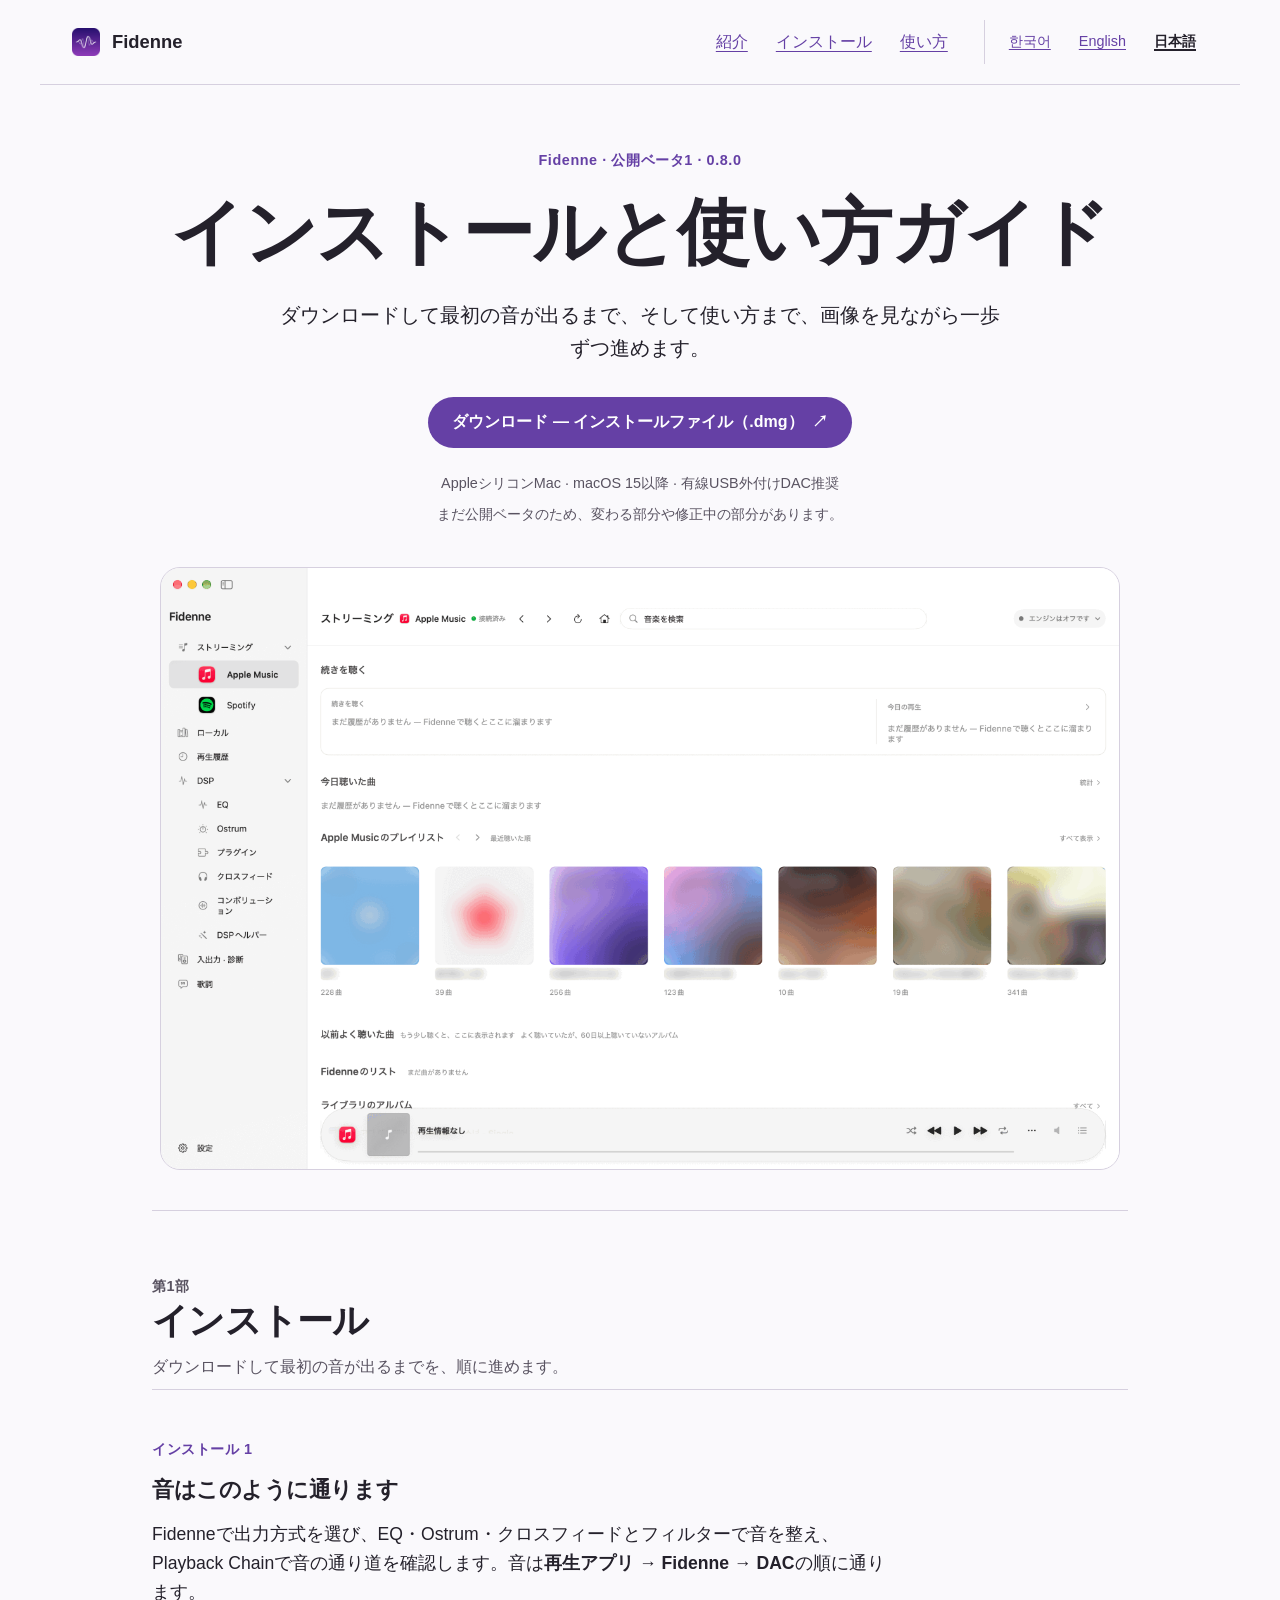
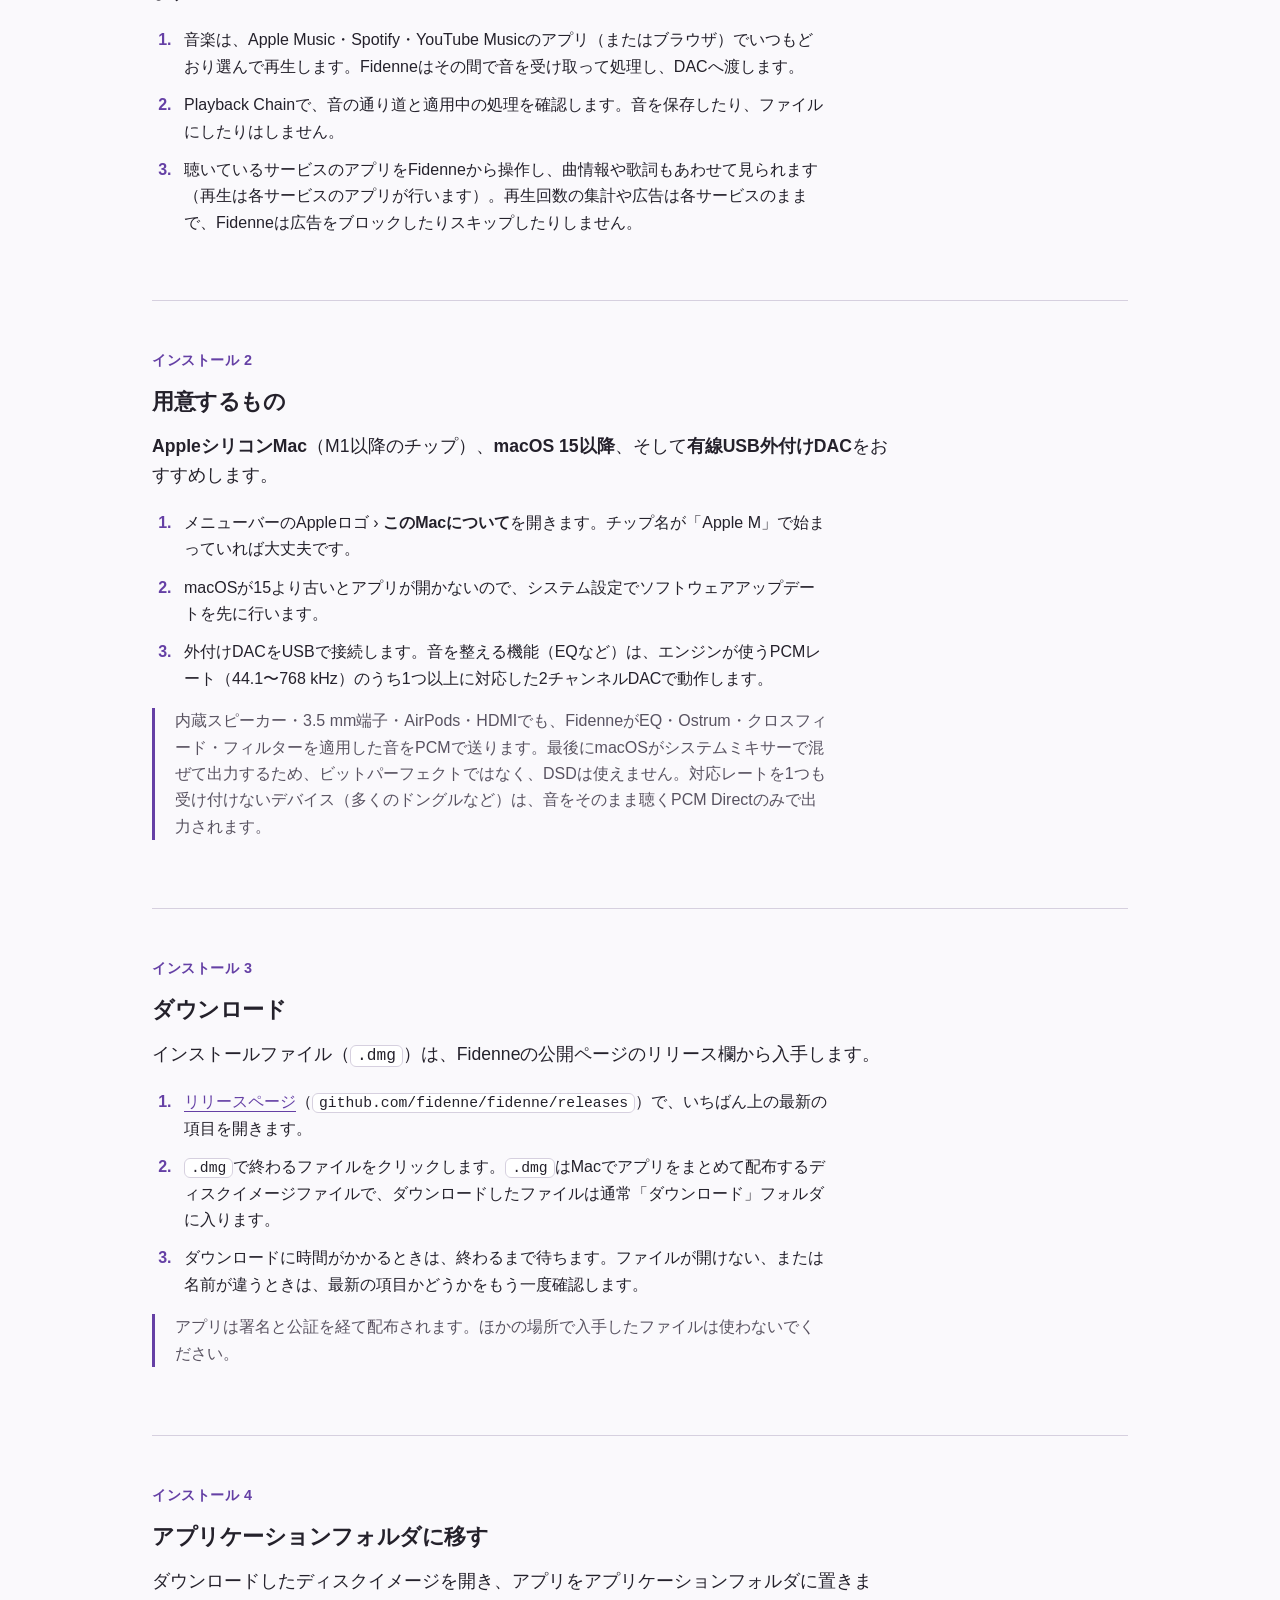
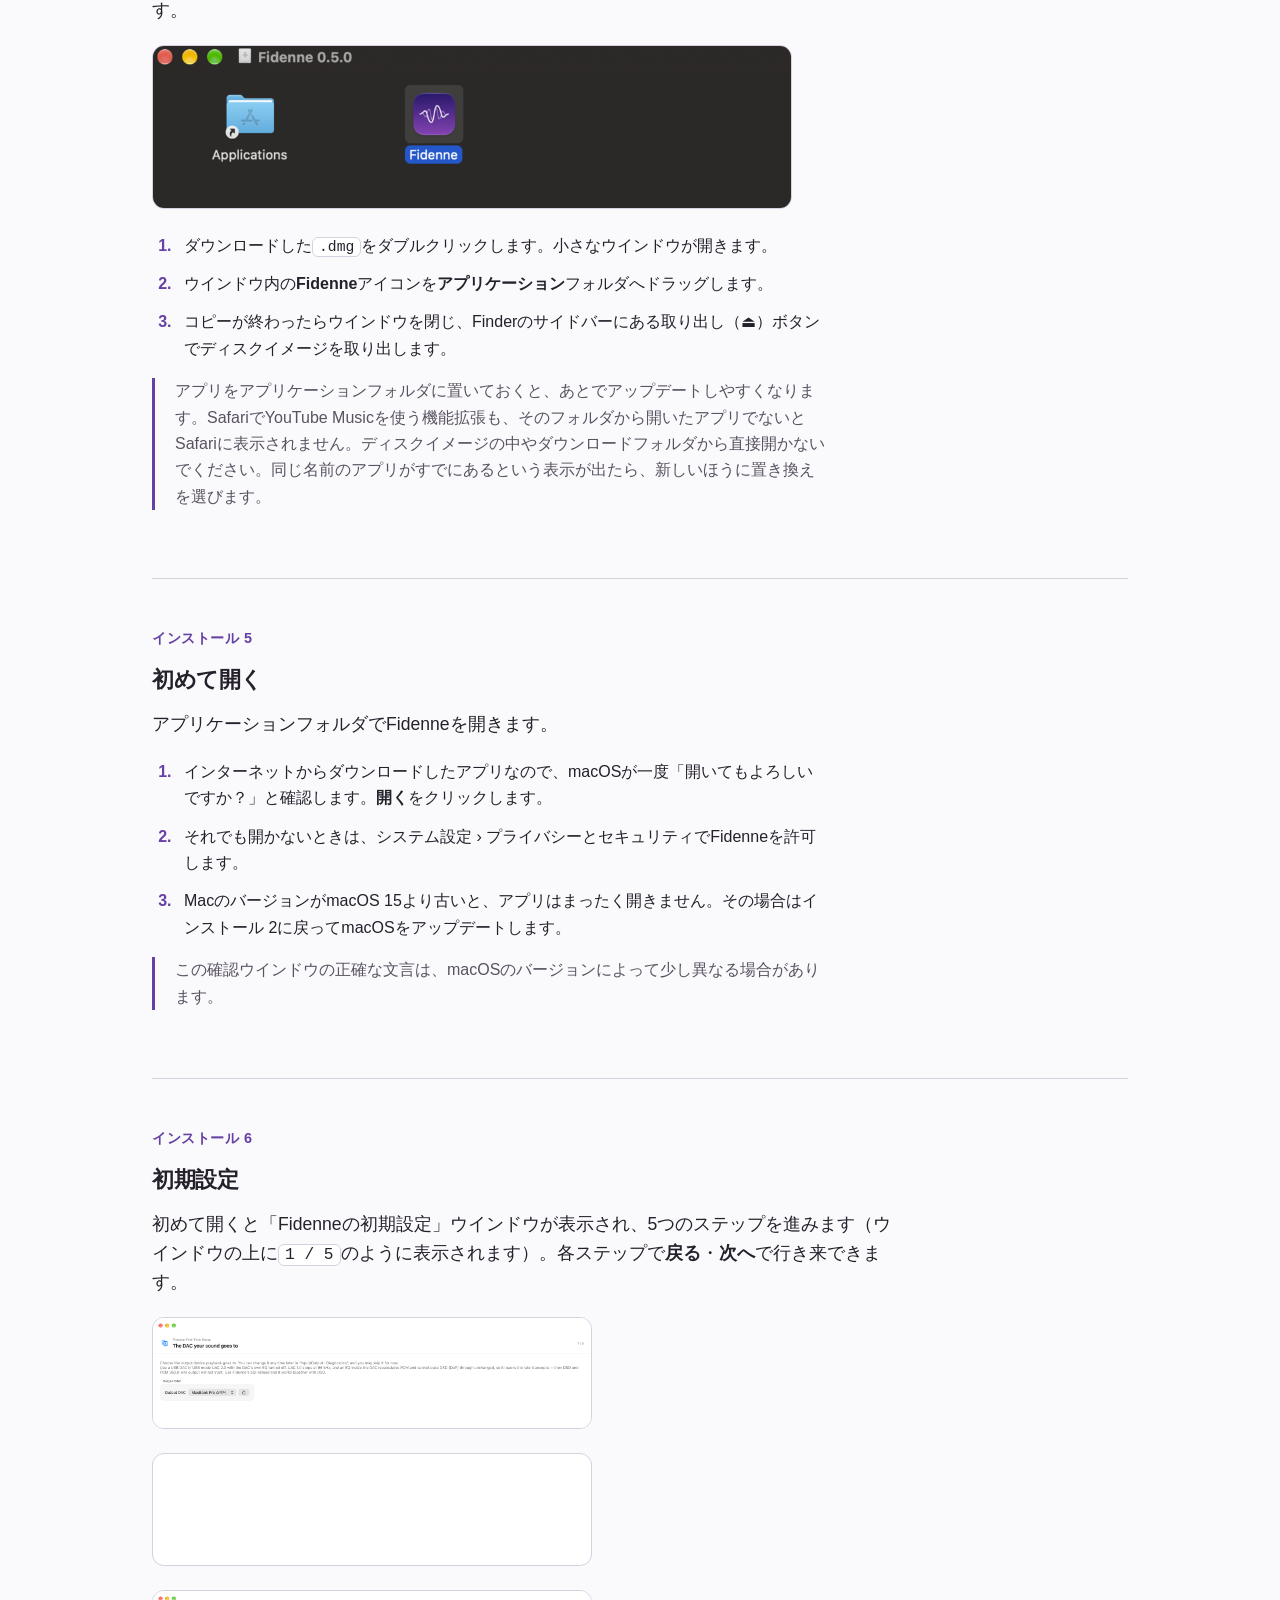
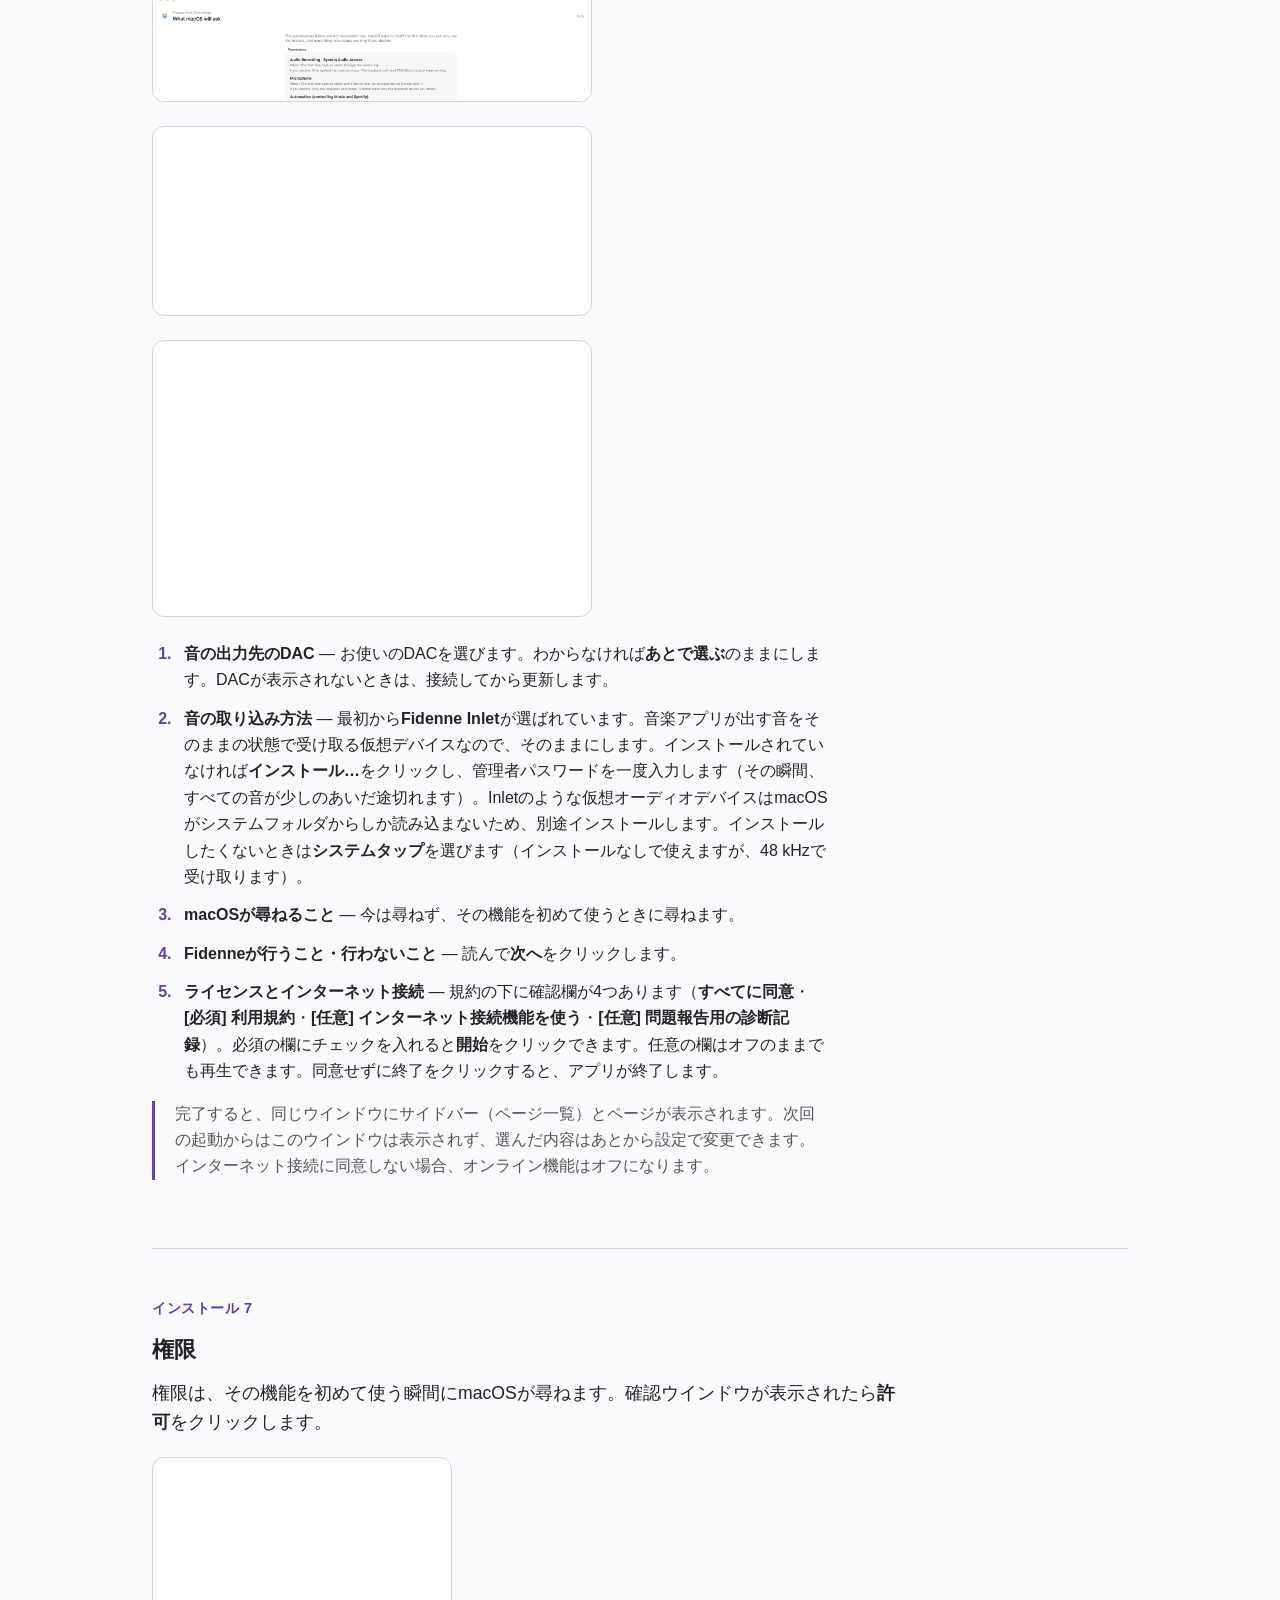
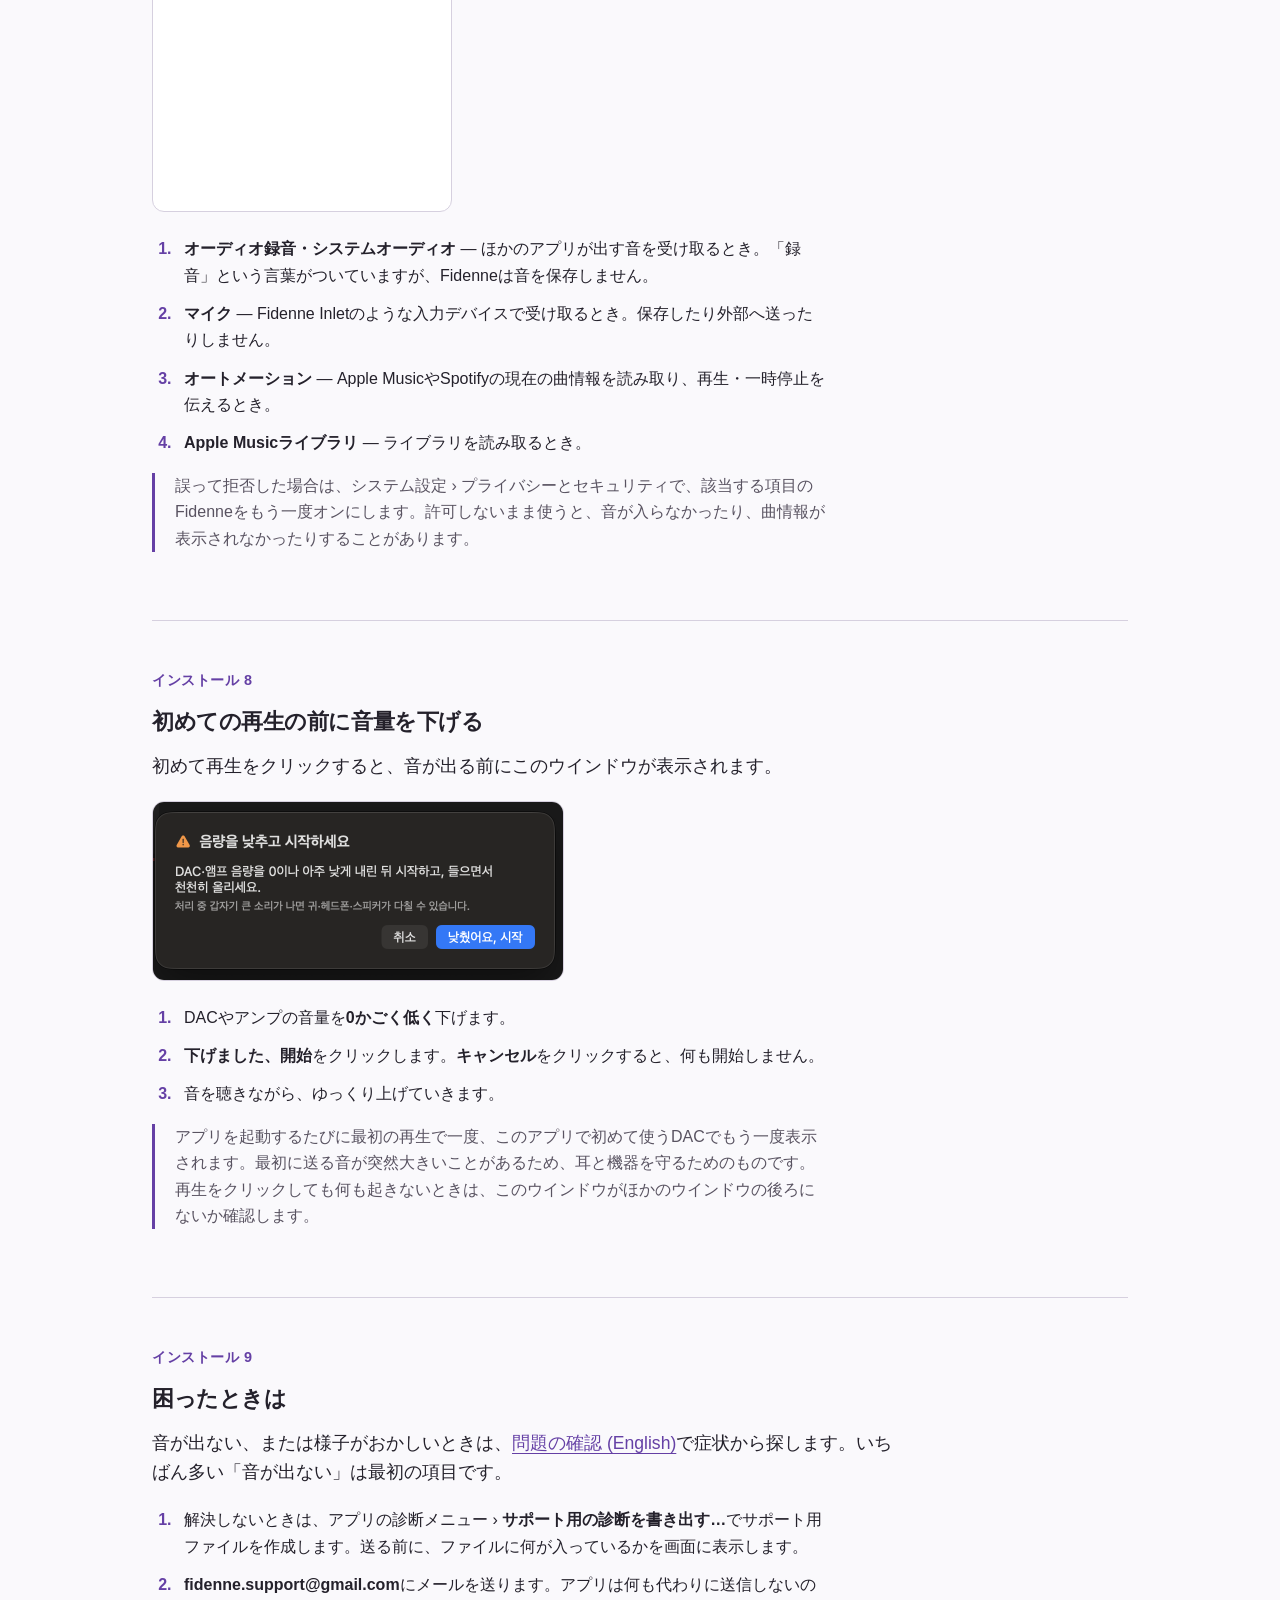
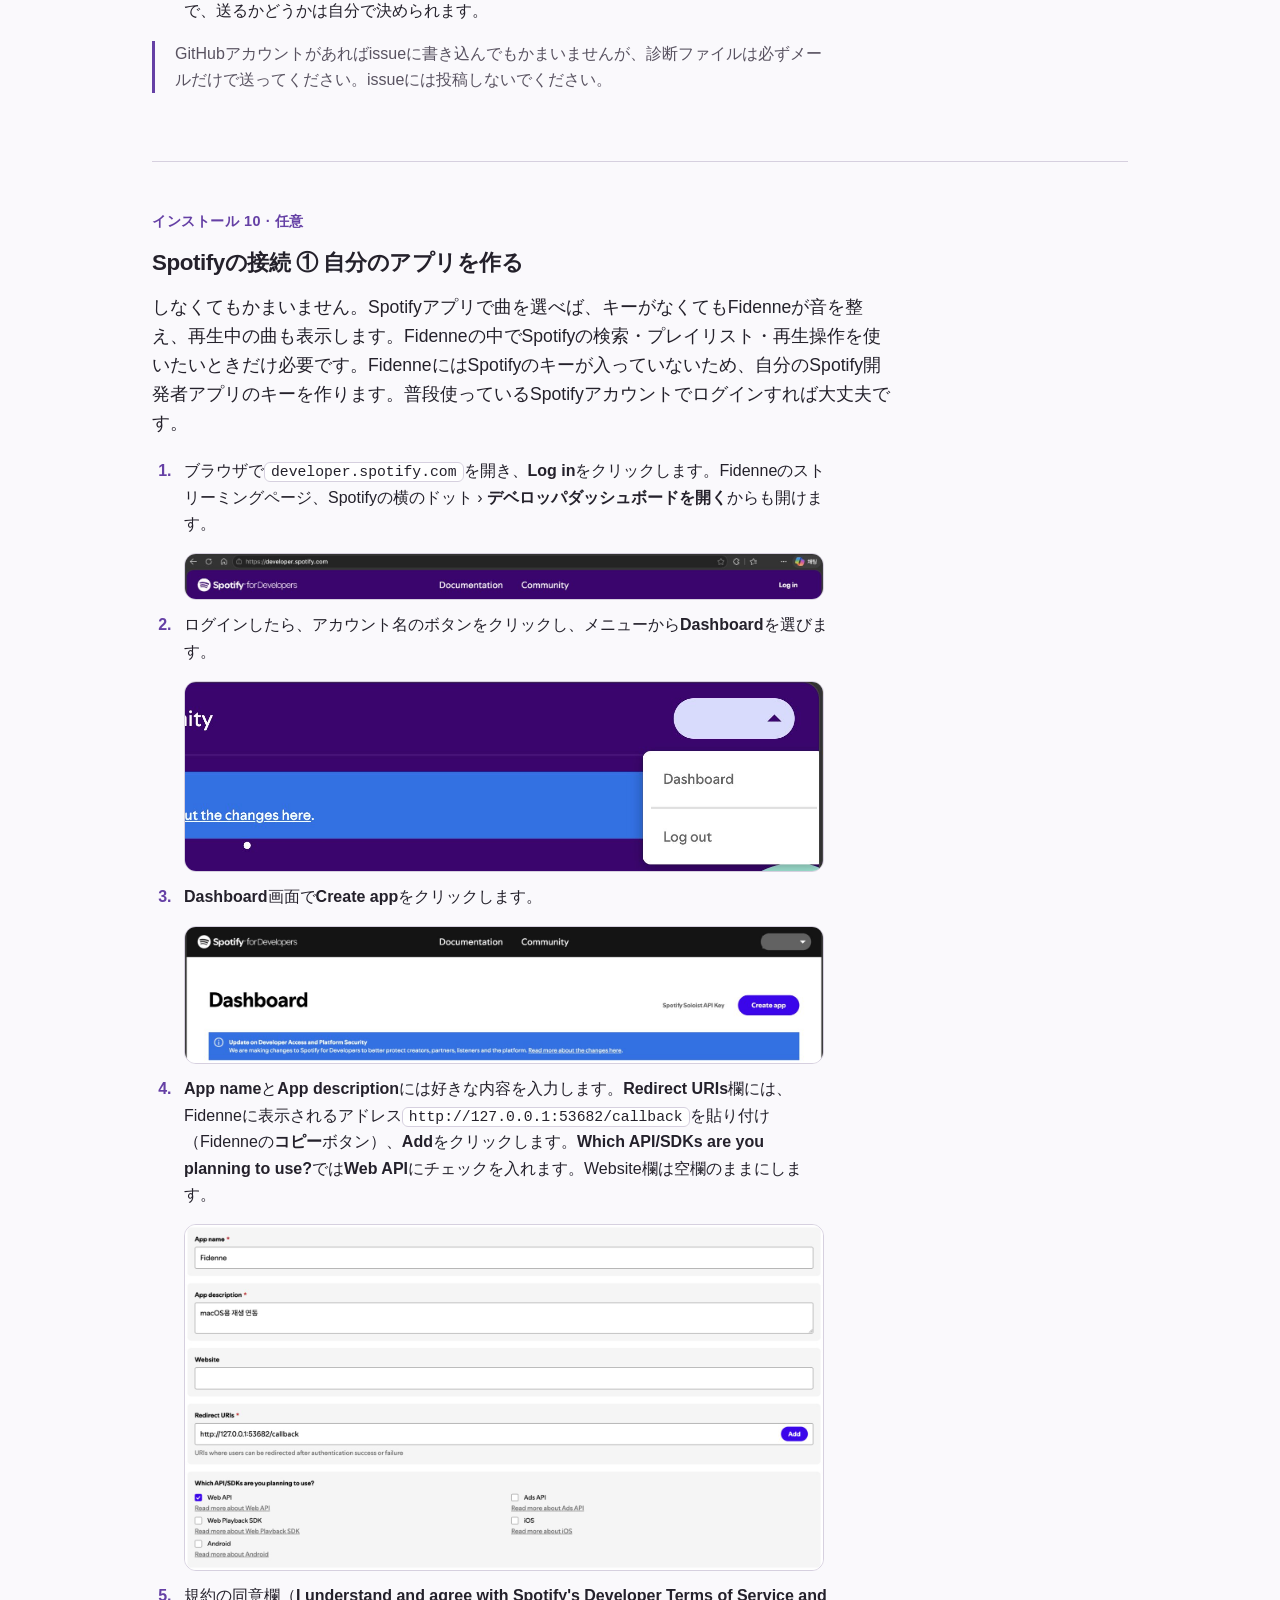
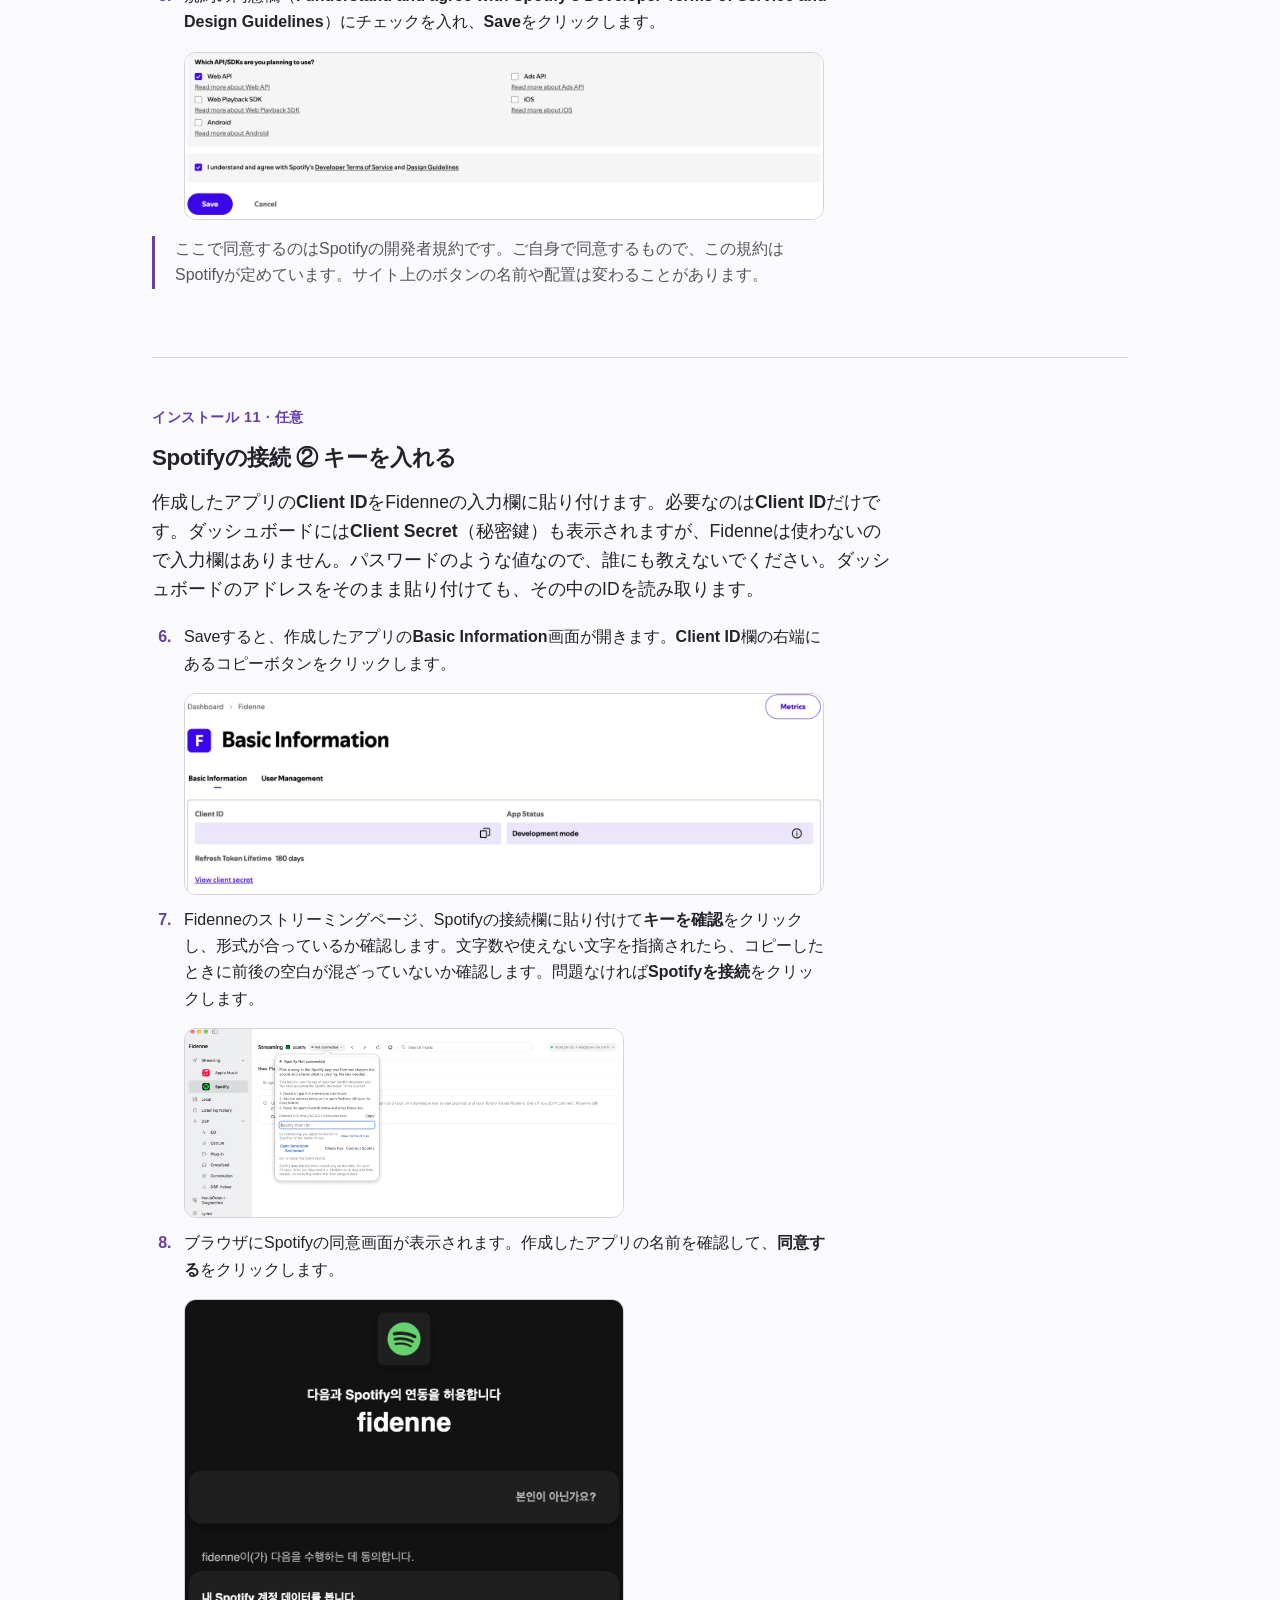
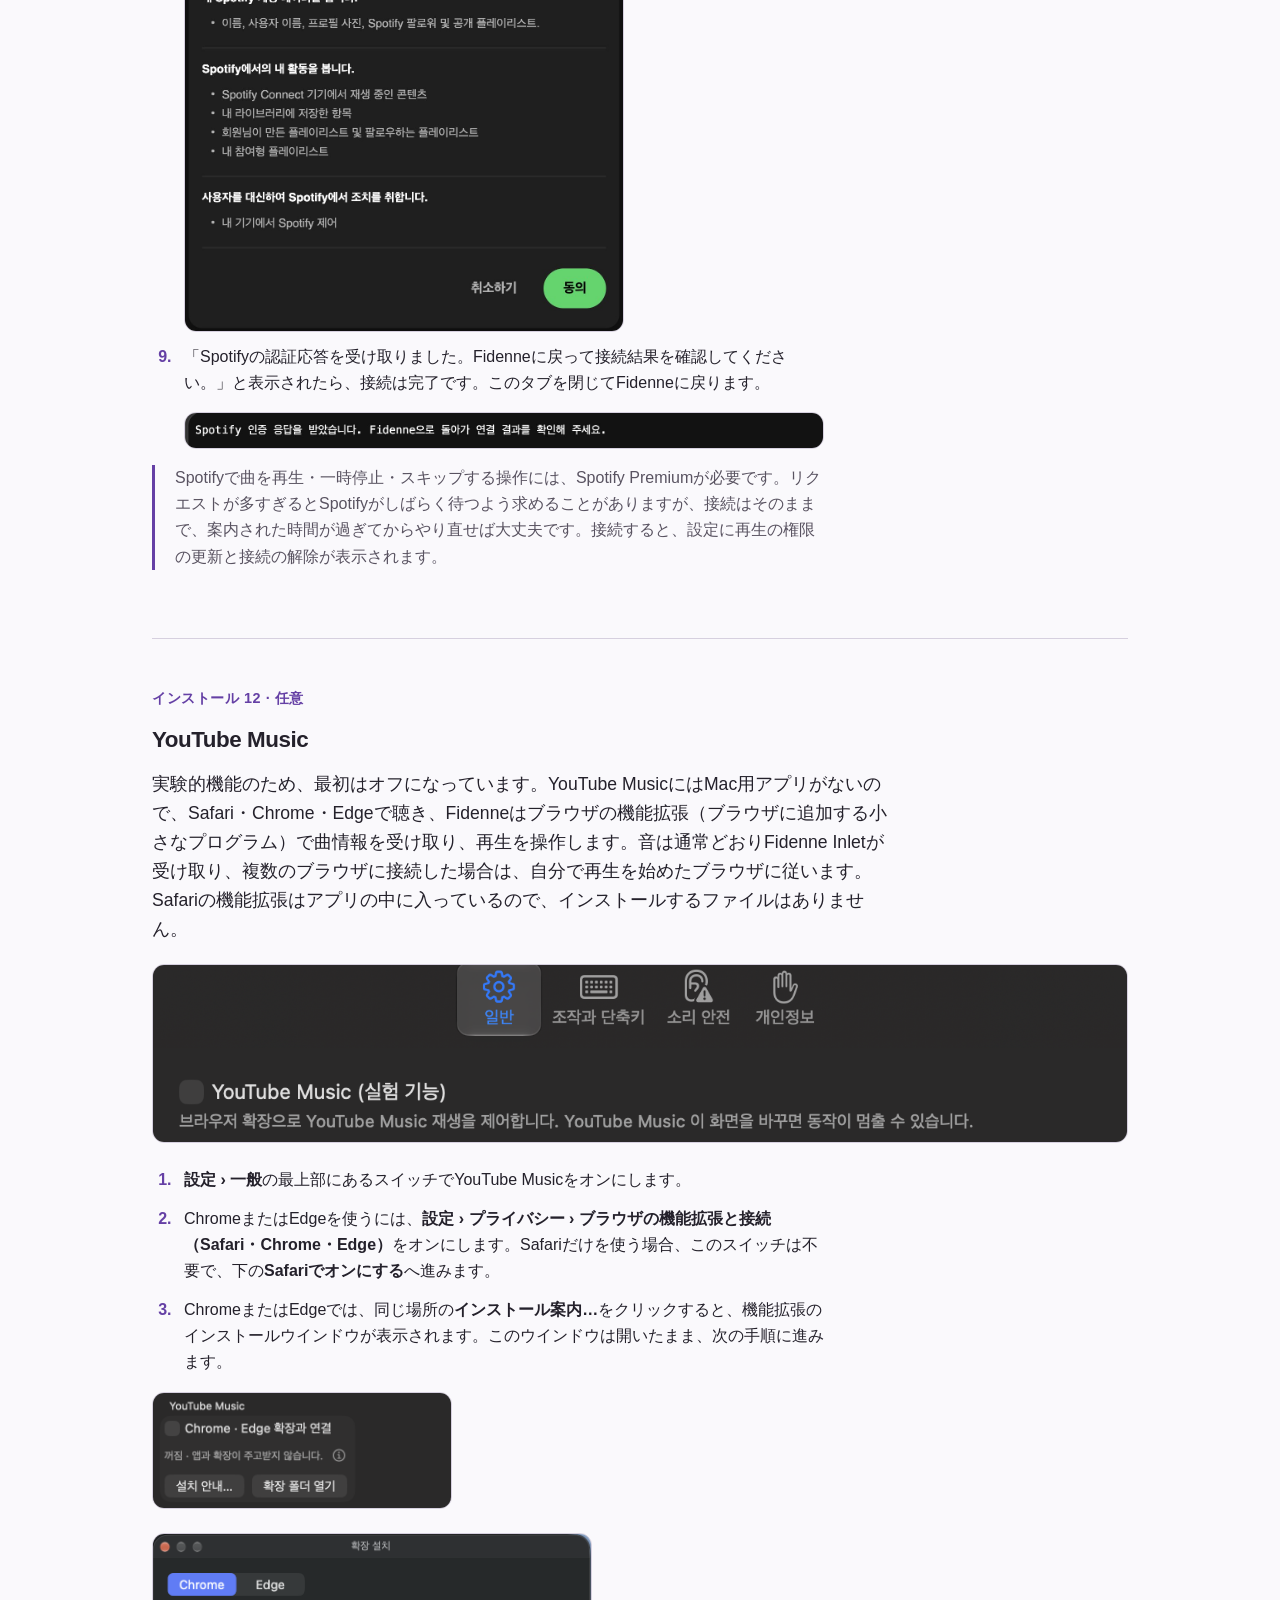
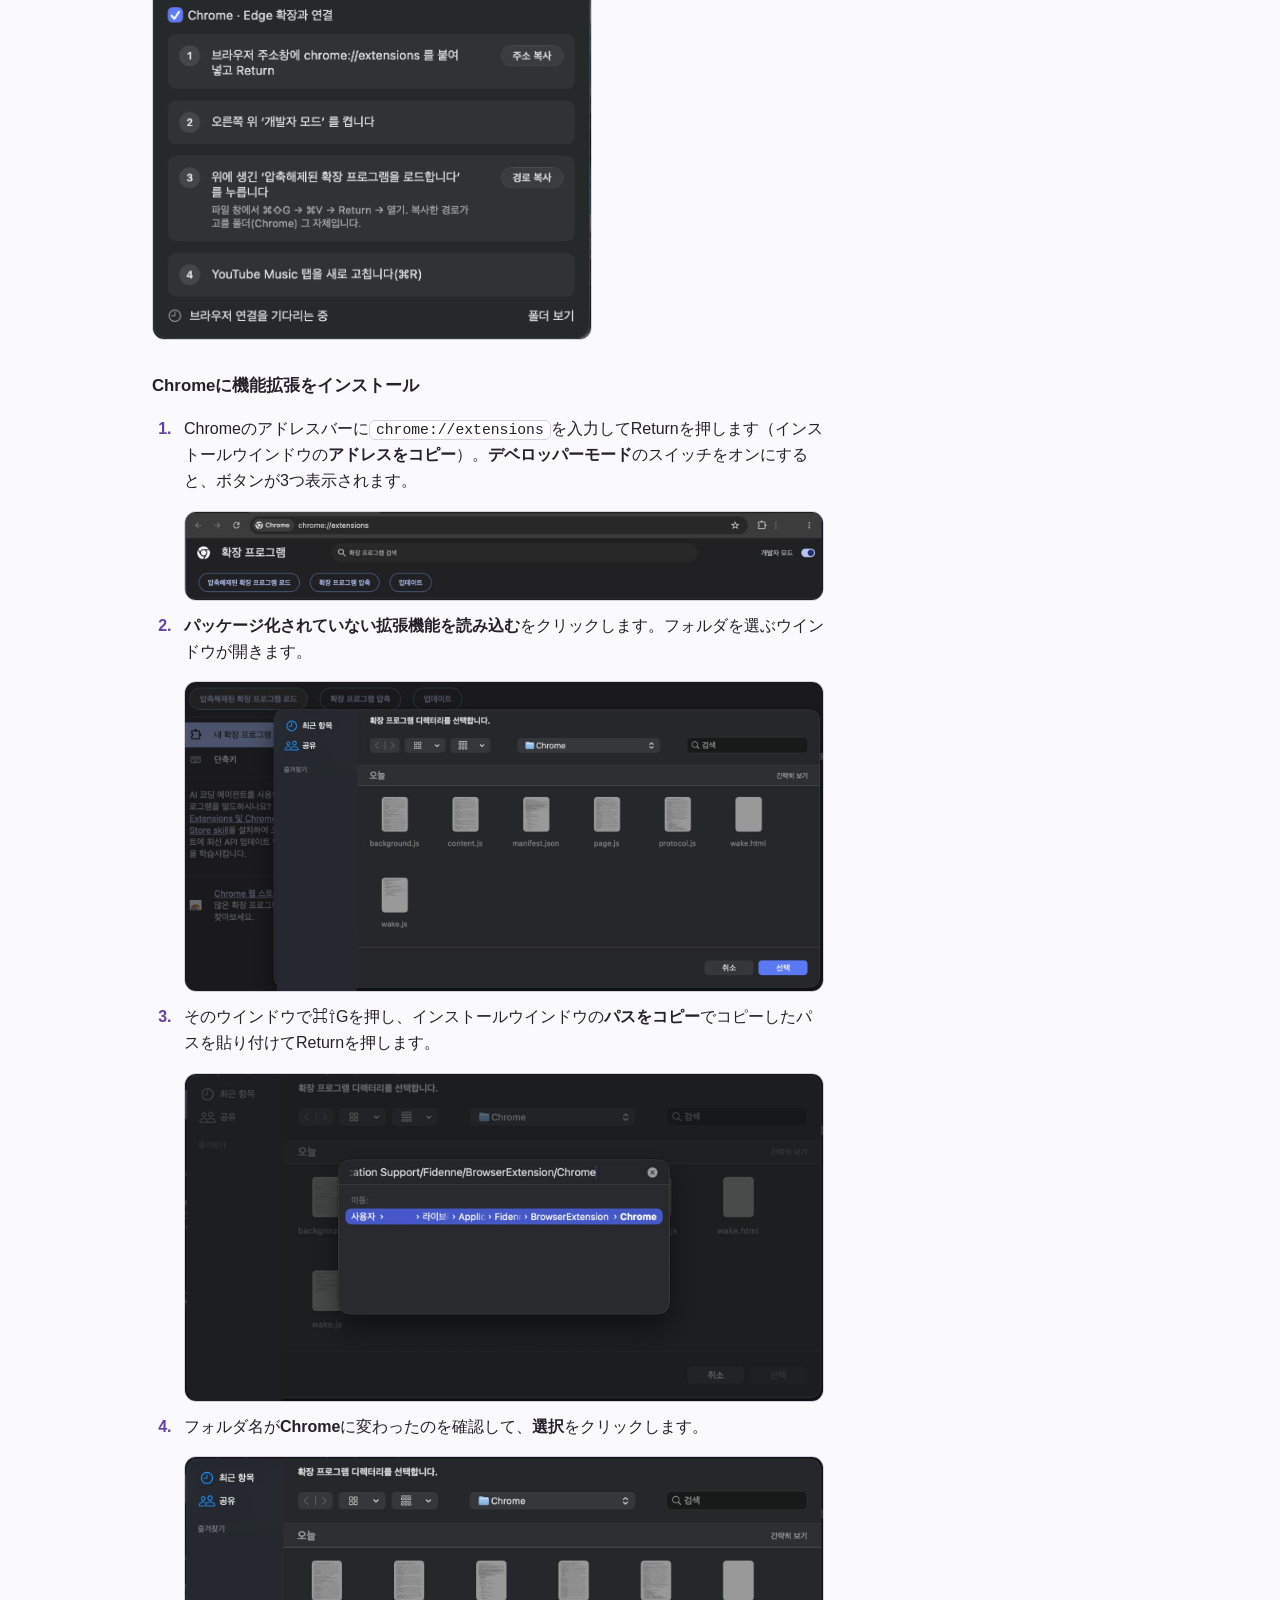
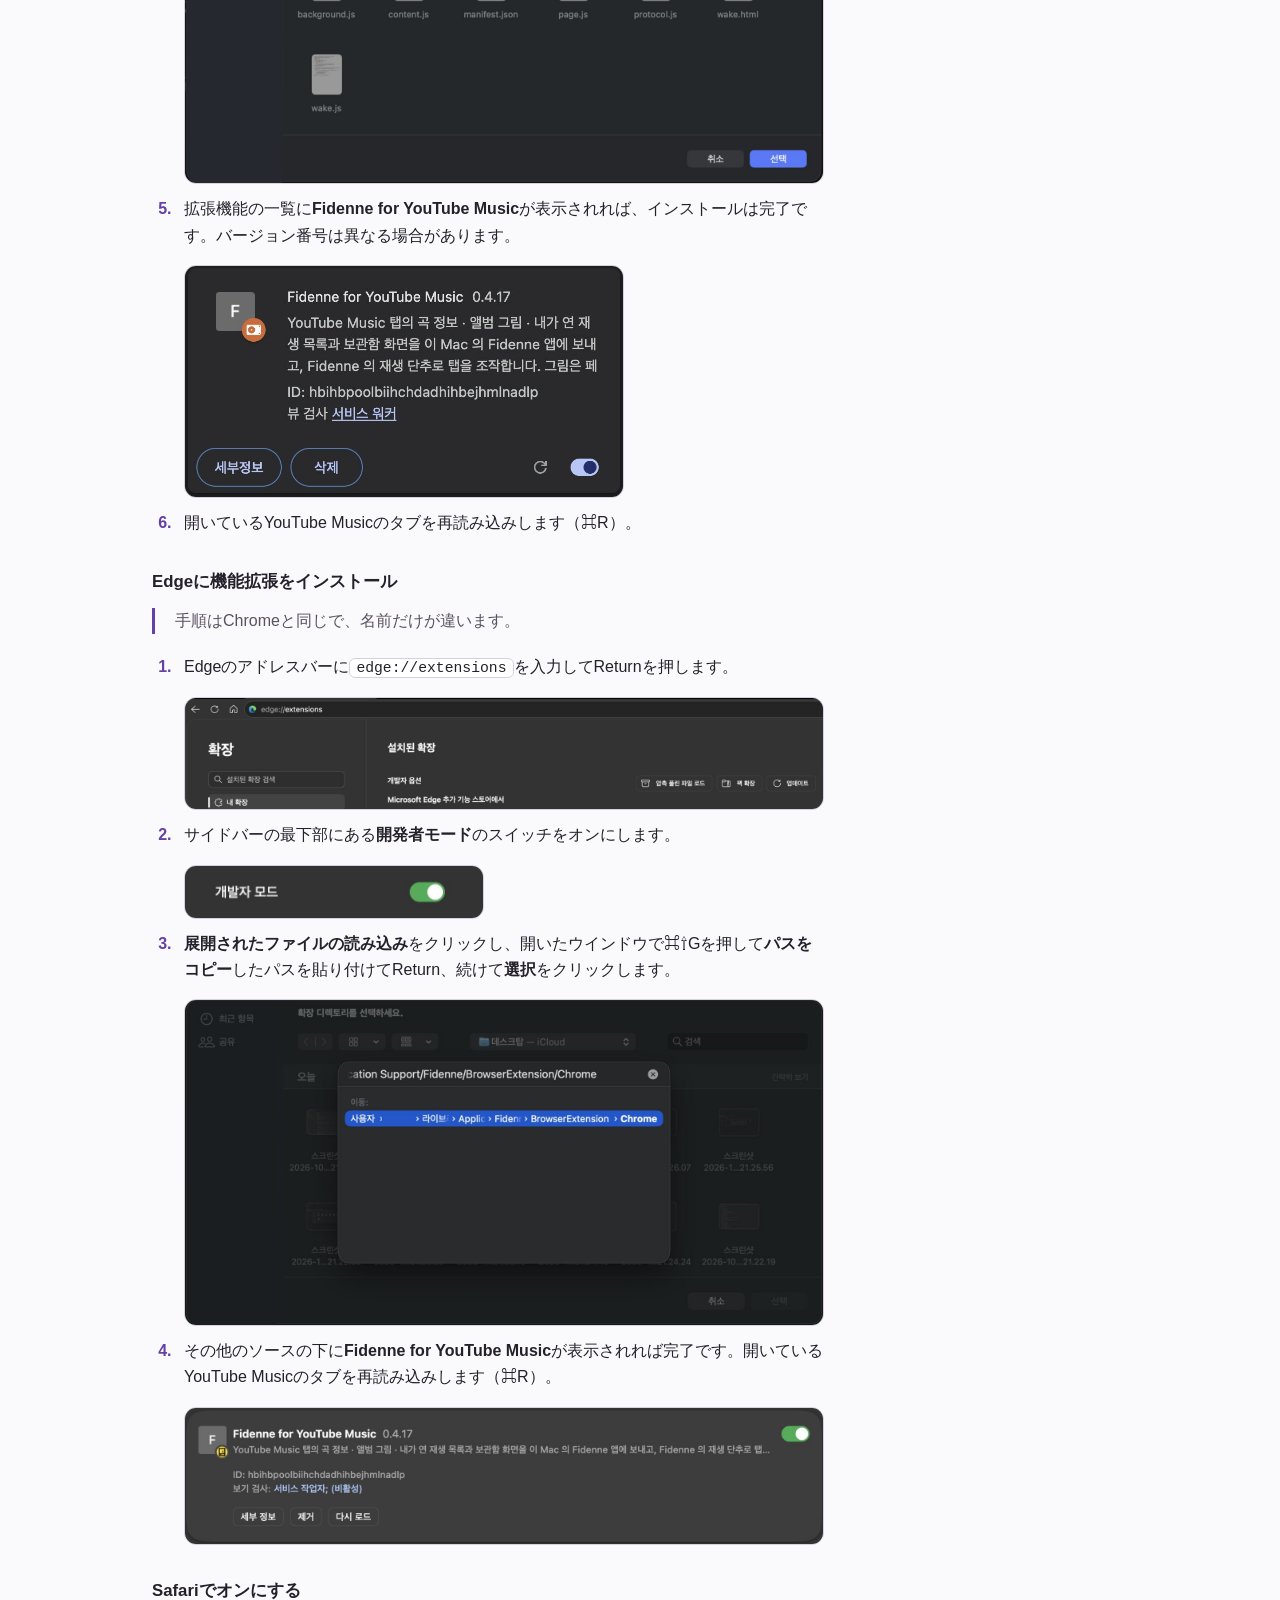
<file: docs/ja/install.html>
<!doctype html>
<!-- SPDX-FileCopyrightText: 2026 The Aural Authors -->
<!-- SPDX-License-Identifier: Apache-2.0 -->
<html lang="ja">
<head>
<meta charset="utf-8">
<meta name="viewport" content="width=device-width, initial-scale=1">
<meta name="color-scheme" content="light dark">
<meta name="description" content="Fidenne 0.8のインストールと使い方ガイド。ダウンロードから初期設定、権限、SpotifyとYouTube Musicの接続、音の調整まで、画像つきで一歩ずつ説明します。">
<title>Fidenne 0.8 · インストールと使い方ガイド</title>
<link rel="icon" href="../img/icon.png">
<link rel="stylesheet" href="../style.css">
<link rel="stylesheet" href="../install.css">
<link rel="alternate" hreflang="ko" href="../install.html">
<link rel="alternate" hreflang="en" href="../en/install.html">
<link rel="alternate" hreflang="ja" href="install.html">
</head>
<body>
<a class="skip-link" href="#main">本文へ</a>
<header class="site-header" id="top">
<a class="brand" href="index.html"><img src="../img/icon.png" alt="" width="28" height="28">Fidenne</a>
<nav aria-label="このページ"><a href="index.html">紹介</a><a href="#install">インストール</a><a href="#usage">使い方</a></nav>
<nav class="languages" aria-label="言語"><a href="../install.html" lang="ko" hreflang="ko">한국어</a><a href="../en/install.html" lang="en" hreflang="en">English</a><a href="install.html" lang="ja" hreflang="ja" aria-current="page">日本語</a></nav>
</header>
<main id="main">
<div class="hero guide-hero" aria-labelledby="hero-title">
<p class="eyebrow">Fidenne · 公開ベータ1 · 0.8.0</p><h1 id="hero-title">インストールと使い方ガイド</h1>
<p class="lead">ダウンロードして最初の音が出るまで、そして使い方まで、画像を見ながら一歩ずつ進めます。</p>
<a class="button" href="https://github.com/fidenne/fidenne/releases/latest">ダウンロード — インストールファイル（.dmg）<span aria-hidden="true"> ↗</span></a>
<p class="requirements">AppleシリコンMac · macOS 15以降 · 有線USB外付けDAC推奨</p>
<p class="small">まだ公開ベータのため、変わる部分や修正中の部分があります。</p>
<figure class="shot hero-shot"><picture><source media="(prefers-color-scheme: dark)" srcset="../img/0.7/streaming-dark-ja.png"><img src="../img/0.7/streaming-light-ja.png" width="3024" height="1898" alt="Fidenneのストリーミング画面 — サイドバーのストリーミングの下にApple MusicとSpotify、マイプレイリスト（ジャケットは隠してあります）" loading="lazy" decoding="async"></picture></figure>
</div>

<div class="part" id="install"><p class="eyebrow">第1部</p><h2>インストール</h2><p>ダウンロードして最初の音が出るまでを、順に進めます。</p></div>

<section class="step" id="i1" aria-labelledby="i1-title">
<p class="eyebrow">インストール 1</p>
<h3 id="i1-title">音はこのように通ります</h3>
<p class="lead">Fidenneで出力方式を選び、EQ・Ostrum・クロスフィードとフィルターで音を整え、Playback Chainで音の通り道を確認します。音は<b>再生アプリ → Fidenne → DAC</b>の順に通ります。</p>
<ol class="steps"><li>音楽は、Apple Music・Spotify・YouTube Musicのアプリ（またはブラウザ）でいつもどおり選んで再生します。Fidenneはその間で音を受け取って処理し、DACへ渡します。</li><li>Playback Chainで、音の通り道と適用中の処理を確認します。音を保存したり、ファイルにしたりはしません。</li><li>聴いているサービスのアプリをFidenneから操作し、曲情報や歌詞もあわせて見られます（再生は各サービスのアプリが行います）。再生回数の集計や広告は各サービスのままで、Fidenneは広告をブロックしたりスキップしたりしません。</li></ol>
</section>

<section class="step" id="i2" aria-labelledby="i2-title">
<p class="eyebrow">インストール 2</p>
<h3 id="i2-title">用意するもの</h3>
<p class="lead"><b>AppleシリコンMac</b>（M1以降のチップ）、<b>macOS 15以降</b>、そして<b>有線USB外付けDAC</b>をおすすめします。</p>
<ol class="steps"><li>メニューバーのAppleロゴ › <b>このMacについて</b>を開きます。チップ名が「Apple M」で始まっていれば大丈夫です。</li><li>macOSが15より古いとアプリが開かないので、システム設定でソフトウェアアップデートを先に行います。</li><li>外付けDACをUSBで接続します。音を整える機能（EQなど）は、エンジンが使うPCMレート（44.1〜768 kHz）のうち1つ以上に対応した2チャンネルDACで動作します。</li></ol>
<p class="note">内蔵スピーカー・3.5 mm端子・AirPods・HDMIでも、FidenneがEQ・Ostrum・クロスフィード・フィルターを適用した音をPCMで送ります。最後にmacOSがシステムミキサーで混ぜて出力するため、ビットパーフェクトではなく、DSDは使えません。対応レートを1つも受け付けないデバイス（多くのドングルなど）は、音をそのまま聴くPCM Directのみで出力されます。</p>
</section>

<section class="step" id="i3" aria-labelledby="i3-title">
<p class="eyebrow">インストール 3</p>
<h3 id="i3-title">ダウンロード</h3>
<p class="lead">インストールファイル（<code>.dmg</code>）は、Fidenneの公開ページのリリース欄から入手します。</p>
<ol class="steps"><li><a href="https://github.com/fidenne/fidenne/releases/latest">リリースページ</a>（<code>github.com/fidenne/fidenne/releases</code>）で、いちばん上の最新の項目を開きます。</li><li><code>.dmg</code>で終わるファイルをクリックします。<code>.dmg</code>はMacでアプリをまとめて配布するディスクイメージファイルで、ダウンロードしたファイルは通常「ダウンロード」フォルダに入ります。</li><li>ダウンロードに時間がかかるときは、終わるまで待ちます。ファイルが開けない、または名前が違うときは、最新の項目かどうかをもう一度確認します。</li></ol>
<p class="note">アプリは署名と公証を経て配布されます。ほかの場所で入手したファイルは使わないでください。</p>
</section>

<section class="step" id="i4" aria-labelledby="i4-title">
<p class="eyebrow">インストール 4</p>
<h3 id="i4-title">アプリケーションフォルダに移す</h3>
<p class="lead">ダウンロードしたディスクイメージを開き、アプリをアプリケーションフォルダに置きます。</p>
<figure class="shot wide-small"><img src="../img/install-dmg.png" width="1000" height="254" alt="ディスクイメージのウインドウ — 左にApplicationsフォルダ、右にFidenneアプリ" loading="lazy" decoding="async"></figure>
<ol class="steps"><li>ダウンロードした<code>.dmg</code>をダブルクリックします。小さなウインドウが開きます。</li><li>ウインドウ内の<b>Fidenne</b>アイコンを<b>アプリケーション</b>フォルダへドラッグします。</li><li>コピーが終わったらウインドウを閉じ、Finderのサイドバーにある取り出し（⏏）ボタンでディスクイメージを取り出します。</li></ol>
<p class="note">アプリをアプリケーションフォルダに置いておくと、あとでアップデートしやすくなります。SafariでYouTube Musicを使う機能拡張も、そのフォルダから開いたアプリでないとSafariに表示されません。ディスクイメージの中やダウンロードフォルダから直接開かないでください。同じ名前のアプリがすでにあるという表示が出たら、新しいほうに置き換えを選びます。</p>
</section>

<section class="step" id="i5" aria-labelledby="i5-title">
<p class="eyebrow">インストール 5</p>
<h3 id="i5-title">初めて開く</h3>
<p class="lead">アプリケーションフォルダでFidenneを開きます。</p>
<ol class="steps"><li>インターネットからダウンロードしたアプリなので、macOSが一度「開いてもよろしいですか？」と確認します。<b>開く</b>をクリックします。</li><li>それでも開かないときは、システム設定 › プライバシーとセキュリティでFidenneを許可します。</li><li>MacのバージョンがmacOS 15より古いと、アプリはまったく開きません。その場合はインストール 2に戻ってmacOSをアップデートします。</li></ol>
<p class="note">この確認ウインドウの正確な文言は、macOSのバージョンによって少し異なる場合があります。</p>
</section>

<section class="step" id="i6" aria-labelledby="i6-title">
<p class="eyebrow">インストール 6</p>
<h3 id="i6-title">初期設定</h3>
<p class="lead">初めて開くと「Fidenneの初期設定」ウインドウが表示され、5つのステップを進みます（ウインドウの上に<code>1 / 5</code>のように表示されます）。各ステップで<b>戻る</b>・<b>次へ</b>で行き来できます。</p>
<figure class="shot medium"><img src="../img/0.7/onboarding-step1-light-en.png" width="3024" height="760" alt="初期設定 1/5 — 音の出力先のDACを選ぶ（画像内の文字は英語表示です）" loading="lazy" decoding="async"></figure><figure class="shot medium"><img src="../img/0.7/onboarding-step2-light-en.png" width="3024" height="760" alt="初期設定 2/5 — 音の取り込み方法、Fidenne Inletとシステムタップ（画像内の文字は英語表示です）" loading="lazy" decoding="async"></figure><figure class="shot medium"><img src="../img/0.7/onboarding-step3-light-en.png" width="3024" height="760" alt="初期設定 3/5 — macOSが尋ねること（画像内の文字は英語表示です）" loading="lazy" decoding="async"></figure><figure class="shot medium"><img src="../img/0.7/onboarding-step4-light-en.png" width="3024" height="1300" alt="初期設定 4/5 — Fidenneが行うこと・行わないこと（画像内の文字は英語表示です）" loading="lazy" decoding="async"></figure><figure class="shot medium"><img src="../img/0.7/onboarding-step5-light-en.png" width="3024" height="1898" alt="初期設定 5/5 — ライセンスとインターネット接続（画像内の文字は英語表示です）" loading="lazy" decoding="async"></figure>
<ol class="steps"><li><b>音の出力先のDAC</b> — お使いのDACを選びます。わからなければ<b>あとで選ぶ</b>のままにします。DACが表示されないときは、接続してから更新します。</li><li><b>音の取り込み方法</b> — 最初から<b>Fidenne Inlet</b>が選ばれています。音楽アプリが出す音をそのままの状態で受け取る仮想デバイスなので、そのままにします。インストールされていなければ<b>インストール…</b>をクリックし、管理者パスワードを一度入力します（その瞬間、すべての音が少しのあいだ途切れます）。Inletのような仮想オーディオデバイスはmacOSがシステムフォルダからしか読み込まないため、別途インストールします。インストールしたくないときは<b>システムタップ</b>を選びます（インストールなしで使えますが、48 kHzで受け取ります）。</li><li><b>macOSが尋ねること</b> — 今は尋ねず、その機能を初めて使うときに尋ねます。</li><li><b>Fidenneが行うこと・行わないこと</b> — 読んで<b>次へ</b>をクリックします。</li><li><b>ライセンスとインターネット接続</b> — 規約の下に確認欄が4つあります（<b>すべてに同意</b>・<b>[必須] 利用規約</b>・<b>[任意] インターネット接続機能を使う</b>・<b>[任意] 問題報告用の診断記録</b>）。必須の欄にチェックを入れると<b>開始</b>をクリックできます。任意の欄はオフのままでも再生できます。同意せずに終了をクリックすると、アプリが終了します。</li></ol>
<p class="note">完了すると、同じウインドウにサイドバー（ページ一覧）とページが表示されます。次回の起動からはこのウインドウは表示されず、選んだ内容はあとから設定で変更できます。インターネット接続に同意しない場合、オンライン機能はオフになります。</p>
</section>

<section class="step" id="i7" aria-labelledby="i7-title">
<p class="eyebrow">インストール 7</p>
<h3 id="i7-title">権限</h3>
<p class="lead">権限は、その機能を初めて使う瞬間にmacOSが尋ねます。確認ウインドウが表示されたら<b>許可</b>をクリックします。</p>
<figure class="shot narrow"><img src="../img/permission-automation.png" width="545" height="645" alt="macOSが尋ねるオートメーションの権限ウインドウ — Fidenneがミュージックアプリを制御しようとしています、許可しない · 許可" loading="lazy" decoding="async"></figure>
<ol class="steps"><li><b>オーディオ録音・システムオーディオ</b> — ほかのアプリが出す音を受け取るとき。「録音」という言葉がついていますが、Fidenneは音を保存しません。</li><li><b>マイク</b> — Fidenne Inletのような入力デバイスで受け取るとき。保存したり外部へ送ったりしません。</li><li><b>オートメーション</b> — Apple MusicやSpotifyの現在の曲情報を読み取り、再生・一時停止を伝えるとき。</li><li><b>Apple Musicライブラリ</b> — ライブラリを読み取るとき。</li></ol>
<p class="note">誤って拒否した場合は、システム設定 › プライバシーとセキュリティで、該当する項目のFidenneをもう一度オンにします。許可しないまま使うと、音が入らなかったり、曲情報が表示されなかったりすることがあります。</p>
</section>

<section class="step" id="i8" aria-labelledby="i8-title">
<p class="eyebrow">インストール 8</p>
<h3 id="i8-title">初めての再生の前に音量を下げる</h3>
<p class="lead">初めて再生をクリックすると、音が出る前にこのウインドウが表示されます。</p>
<figure class="shot compact"><img src="../img/volume-first.png" width="820" height="356" alt="「音量を下げてから開始してください」ウインドウ — キャンセル · 下げました、開始" loading="lazy" decoding="async"></figure>
<ol class="steps"><li>DACやアンプの音量を<b>0かごく低く</b>下げます。</li><li><b>下げました、開始</b>をクリックします。<b>キャンセル</b>をクリックすると、何も開始しません。</li><li>音を聴きながら、ゆっくり上げていきます。</li></ol>
<p class="note">アプリを起動するたびに最初の再生で一度、このアプリで初めて使うDACでもう一度表示されます。最初に送る音が突然大きいことがあるため、耳と機器を守るためのものです。再生をクリックしても何も起きないときは、このウインドウがほかのウインドウの後ろにないか確認します。</p>
</section>

<section class="step" id="i9" aria-labelledby="i9-title">
<p class="eyebrow">インストール 9</p>
<h3 id="i9-title">困ったときは</h3>
<p class="lead">音が出ない、または様子がおかしいときは、<a href="https://github.com/fidenne/fidenne/blob/main/docs/user/en/TROUBLESHOOTING.md">問題の確認 (English)</a>で症状から探します。いちばん多い「音が出ない」は最初の項目です。</p>
<ol class="steps"><li>解決しないときは、アプリの診断メニュー › <b>サポート用の診断を書き出す…</b>でサポート用ファイルを作成します。送る前に、ファイルに何が入っているかを画面に表示します。</li><li><b>fidenne.support@gmail.com</b>にメールを送ります。アプリは何も代わりに送信しないので、送るかどうかは自分で決められます。</li></ol>
<p class="note">GitHubアカウントがあればissueに書き込んでもかまいませんが、診断ファイルは必ずメールだけで送ってください。issueには投稿しないでください。</p>
</section>

<section class="step" id="i10" aria-labelledby="i10-title">
<p class="eyebrow">インストール 10 · 任意</p>
<h3 id="i10-title">Spotifyの接続 ① 自分のアプリを作る</h3>
<p class="lead">しなくてもかまいません。Spotifyアプリで曲を選べば、キーがなくてもFidenneが音を整え、再生中の曲も表示します。Fidenneの中でSpotifyの検索・プレイリスト・再生操作を使いたいときだけ必要です。FidenneにはSpotifyのキーが入っていないため、自分のSpotify開発者アプリのキーを作ります。普段使っているSpotifyアカウントでログインすれば大丈夫です。</p>
<ol class="steps">
<li>ブラウザで<code>developer.spotify.com</code>を開き、<b>Log in</b>をクリックします。Fidenneのストリーミングページ、Spotifyの横のドット › <b>デベロッパダッシュボードを開く</b>からも開けます。<figure class="shot wide-small"><img src="../img/spotify-1-login.jpg" width="1600" height="113" alt="Spotify for Developersの最初の画面 — アドレスdeveloper.spotify.com、メニューバー右端のLog in" loading="lazy" decoding="async"></figure></li>
<li>ログインしたら、アカウント名のボタンをクリックし、メニューから<b>Dashboard</b>を選びます。<figure class="shot wide-small"><img src="../img/spotify-2-dashboard-menu.jpg" width="1260" height="373" alt="アカウント名のボタンをクリックすると開くメニュー — Dashboard、Log out（アカウント名は隠してあります）" loading="lazy" decoding="async"></figure></li>
<li><b>Dashboard</b>画面で<b>Create app</b>をクリックします。<figure class="shot wide-small"><img src="../img/spotify-3-create.jpg" width="1600" height="341" alt="Dashboard画面とCreate appボタン" loading="lazy" decoding="async"></figure></li>
<li><b>App name</b>と<b>App description</b>には好きな内容を入力します。<b>Redirect URIs</b>欄には、Fidenneに表示されるアドレス<code>http://127.0.0.1:53682/callback</code>を貼り付け（Fidenneの<b>コピー</b>ボタン）、<b>Add</b>をクリックします。<b>Which API/SDKs are you planning to use?</b>では<b>Web API</b>にチェックを入れます。Website欄は空欄のままにします。<figure class="shot wide-small"><img src="../img/spotify-4-form.jpg" width="1600" height="864" alt="Create appの入力画面 — App name、App description、Website（空欄）、Redirect URIs欄のhttp://127.0.0.1:53682/callbackとAddボタン、Web APIのチェック" loading="lazy" decoding="async"></figure></li>
<li>規約の同意欄（<b>I understand and agree with Spotify's Developer Terms of Service and Design Guidelines</b>）にチェックを入れ、<b>Save</b>をクリックします。<figure class="shot wide-small"><img src="../img/spotify-5-save.jpg" width="1600" height="417" alt="Web APIのチェック、規約同意のチェック、Saveボタン" loading="lazy" decoding="async"></figure></li>
</ol>
<p class="note">ここで同意するのはSpotifyの開発者規約です。ご自身で同意するもので、この規約はSpotifyが定めています。サイト上のボタンの名前や配置は変わることがあります。</p>
</section>

<section class="step" id="i11" aria-labelledby="i11-title">
<p class="eyebrow">インストール 11 · 任意</p>
<h3 id="i11-title">Spotifyの接続 ② キーを入れる</h3>
<p class="lead">作成したアプリの<b>Client ID</b>をFidenneの入力欄に貼り付けます。必要なのは<b>Client ID</b>だけです。ダッシュボードには<b>Client Secret</b>（秘密鍵）も表示されますが、Fidenneは使わないので入力欄はありません。パスワードのような値なので、誰にも教えないでください。ダッシュボードのアドレスをそのまま貼り付けても、その中のIDを読み取ります。</p>
<ol class="steps" start="6">
<li>Saveすると、作成したアプリの<b>Basic Information</b>画面が開きます。<b>Client ID</b>欄の右端にあるコピーボタンをクリックします。<figure class="shot wide-small"><img src="../img/spotify-6-clientid.jpg" width="1600" height="500" alt="作成したアプリのBasic Information画面 — Client ID欄とコピーボタン（IDの値は隠してあります）" loading="lazy" decoding="async"></figure></li>
<li>Fidenneのストリーミングページ、Spotifyの接続欄に貼り付けて<b>キーを確認</b>をクリックし、形式が合っているか確認します。文字数や使えない文字を指摘されたら、コピーしたときに前後の空白が混ざっていないか確認します。問題なければ<b>Spotifyを接続</b>をクリックします。<figure class="shot medium"><picture><source media="(prefers-color-scheme: dark)" srcset="../img/0.7/spotify-popover-dark-en.png"><img src="../img/0.7/spotify-popover-light-en.png" width="3024" height="1300" alt="Spotify接続ウインドウ — Redirect URIのコピー、Client ID欄、キーを確認、Spotifyを接続（画像内の文字は英語表示で、入力欄は空です）" loading="lazy" decoding="async"></picture></figure></li>
<li>ブラウザにSpotifyの同意画面が表示されます。作成したアプリの名前を確認して、<b>同意する</b>をクリックします。<figure class="shot medium"><img src="../img/spotify-7-consent.jpg" width="1058" height="1523" alt="Spotifyの同意画面 — 作成したアプリとの連携の許可、許可する項目の一覧、キャンセルと同意ボタン（アカウント名は隠してあります）" loading="lazy" decoding="async"></figure></li>
<li>「Spotifyの認証応答を受け取りました。Fidenneに戻って接続結果を確認してください。」と表示されたら、接続は完了です。このタブを閉じてFidenneに戻ります。<figure class="shot wide-small"><img src="../img/spotify-8-done.jpg" width="1512" height="81" alt="接続完了ページ — Spotifyの認証応答を受け取りました。Fidenneに戻って接続結果を確認してください。" loading="lazy" decoding="async"></figure></li>
</ol>
<p class="note">Spotifyで曲を再生・一時停止・スキップする操作には、Spotify Premiumが必要です。リクエストが多すぎるとSpotifyがしばらく待つよう求めることがありますが、接続はそのままで、案内された時間が過ぎてからやり直せば大丈夫です。接続すると、設定に再生の権限の更新と接続の解除が表示されます。</p>
</section>

<section class="step" id="i12" aria-labelledby="i12-title">
<p class="eyebrow">インストール 12 · 任意</p>
<h3 id="i12-title">YouTube Music</h3>
<p class="lead">実験的機能のため、最初はオフになっています。YouTube MusicにはMac用アプリがないので、Safari・Chrome・Edgeで聴き、Fidenneはブラウザの機能拡張（ブラウザに追加する小さなプログラム）で曲情報を受け取り、再生を操作します。音は通常どおりFidenne Inletが受け取り、複数のブラウザに接続した場合は、自分で再生を始めたブラウザに従います。Safariの機能拡張はアプリの中に入っているので、インストールするファイルはありません。</p>
<figure class="shot"><img src="../img/settings-ytm.png" width="1264" height="230" alt="設定 › 一般の最上部にあるYouTube Music（実験的機能）スイッチ" loading="lazy" decoding="async"></figure>
<ol class="steps"><li><b>設定 › 一般</b>の最上部にあるスイッチでYouTube Musicをオンにします。</li><li>ChromeまたはEdgeを使うには、<b>設定 › プライバシー › ブラウザの機能拡張と接続（Safari・Chrome・Edge）</b>をオンにします。Safariだけを使う場合、このスイッチは不要で、下の<b>Safariでオンにする</b>へ進みます。</li><li>ChromeまたはEdgeでは、同じ場所の<b>インストール案内…</b>をクリックすると、機能拡張のインストールウインドウが表示されます。このウインドウは開いたまま、次の手順に進みます。</li></ol>
<figure class="shot narrow"><img src="../img/privacy-ytm.png" width="620" height="240" alt="設定 › プライバシーのYouTube Music欄 — ChromeとEdgeの機能拡張と接続するスイッチ、インストール案内・機能拡張フォルダーを開くボタン" loading="lazy" decoding="async"></figure>
<figure class="shot medium"><img src="../img/ytm-extension.png" width="460" height="425" alt="機能拡張のインストールウインドウ — ChromeとEdgeの選択、アドレスをコピー、デベロッパーモード、パスをコピー、YouTube Musicのタブを再読み込み" loading="lazy" decoding="async"></figure>
<h4>Chromeに機能拡張をインストール</h4>
<ol class="steps">
<li>Chromeのアドレスバーに<code>chrome://extensions</code>を入力してReturnを押します（インストールウインドウの<b>アドレスをコピー</b>）。<b>デベロッパーモード</b>のスイッチをオンにすると、ボタンが3つ表示されます。<figure class="shot wide-small"><img src="../img/ytm-chrome-1-devmode.jpg" width="1600" height="220" alt="Chromeの拡張機能画面 — アドレスchrome://extensions、デベロッパーモードがオン、パッケージ化されていない拡張機能を読み込む・拡張機能をパッケージ化・更新ボタン" loading="lazy" decoding="async"></figure></li>
<li><b>パッケージ化されていない拡張機能を読み込む</b>をクリックします。フォルダを選ぶウインドウが開きます。<figure class="shot wide-small"><img src="../img/ytm-chrome-2-load.jpg" width="1600" height="774" alt="パッケージ化されていない拡張機能を読み込むをクリックすると開く、拡張機能のディレクトリ選択ウインドウ" loading="lazy" decoding="async"></figure></li>
<li>そのウインドウで⌘⇧Gを押し、インストールウインドウの<b>パスをコピー</b>でコピーしたパスを貼り付けてReturnを押します。<figure class="shot wide-small"><img src="../img/ytm-chrome-3-path.jpg" width="1600" height="820" alt="⌘⇧Gで開いたフォルダへ移動の欄 — …Application Support/Fidenne/BrowserExtension/Chromeのパスを貼り付けた状態（ユーザーフォルダ名は隠してあります）" loading="lazy" decoding="async"></figure></li>
<li>フォルダ名が<b>Chrome</b>に変わったのを確認して、<b>選択</b>をクリックします。<figure class="shot wide-small"><img src="../img/ytm-chrome-4-select.jpg" width="1600" height="818" alt="Chromeフォルダを開いた選択ウインドウ — background.js、manifest.jsonなどのファイルと選択ボタン" loading="lazy" decoding="async"></figure></li>
<li>拡張機能の一覧に<b>Fidenne for YouTube Music</b>が表示されれば、インストールは完了です。バージョン番号は異なる場合があります。<figure class="shot medium"><img src="../img/ytm-chrome-5-done.jpg" width="810" height="427" alt="インストールされたFidenne for YouTube Music拡張機能のカード — 詳細、削除、再読み込み、オンのスイッチ" loading="lazy" decoding="async"></figure></li>
<li>開いているYouTube Musicのタブを再読み込みします（⌘R）。</li>
</ol>
<h4>Edgeに機能拡張をインストール</h4>
<p class="note">手順はChromeと同じで、名前だけが違います。</p>
<ol class="steps">
<li>Edgeのアドレスバーに<code>edge://extensions</code>を入力してReturnを押します。<figure class="shot wide-small"><img src="../img/ytm-edge-1-buttons.jpg" width="1600" height="280" alt="Edgeの拡張機能画面 — アドレスedge://extensions、開発者向けオプションの展開されたファイルの読み込み・拡張機能のパック・更新ボタン" loading="lazy" decoding="async"></figure></li>
<li>サイドバーの最下部にある<b>開発者モード</b>のスイッチをオンにします。<figure class="shot narrow"><img src="../img/ytm-edge-2-devmode.jpg" width="610" height="106" alt="Edgeの開発者モードのスイッチをオンにした状態" loading="lazy" decoding="async"></figure></li>
<li><b>展開されたファイルの読み込み</b>をクリックし、開いたウインドウで⌘⇧Gを押して<b>パスをコピー</b>したパスを貼り付けてReturn、続けて<b>選択</b>をクリックします。<figure class="shot wide-small"><img src="../img/ytm-edge-3-path.jpg" width="1600" height="814" alt="Edgeの拡張機能ディレクトリ選択ウインドウで、⌘⇧Gでパスを貼り付けた状態（ユーザーフォルダ名は隠してあります）" loading="lazy" decoding="async"></figure></li>
<li>その他のソースの下に<b>Fidenne for YouTube Music</b>が表示されれば完了です。開いているYouTube Musicのタブを再読み込みします（⌘R）。<figure class="shot wide-small"><img src="../img/ytm-edge-4-done.jpg" width="1600" height="342" alt="Edgeにインストールされた Fidenne for YouTube Music拡張機能 — 詳細、削除、再読み込み、オンのスイッチ" loading="lazy" decoding="async"></figure></li>
</ol>
<h4>Safariでオンにする</h4>
<p>上の手順1でYouTube Musicをオンにしたあとに行います。Safari 18.4以降が必要です。</p>
<ol class="steps">
<li>Fidenneが<b>アプリケーション</b>フォルダから開かれているか確認します。ダウンロードフォルダやディスクイメージの中から開いたアプリだと、設定 › プライバシー › YouTube Musicに「Safari機能拡張は、Fidenneをアプリケーションフォルダに移動して開き直すと、Safariに表示されます。」と表示されます。Fidenneを終了し、アプリケーションフォルダに移動してから、そのフォルダで開き直します。</li>
<li>同じ場所の<b>Safariの設定を開く</b>をクリックします。Safariの機能拡張の設定が開いたら、FidenneのYouTube Music機能拡張をオンにします。Safariだけが開いた場合は、Safari › 設定 › <b>機能拡張</b>でオンにします。</li>
<li>music.youtube.comを開き、アドレスバー横の拡張機能アイコンの列にあるFidenneアイコンをクリックして、このWebサイトで許可します（<b>常に許可</b>）。そのタブを再読み込みします（⌘R）。</li>
</ol>
<p class="note">music.youtube.comで曲を再生したとき、下部のバーにその曲が表示されれば接続されています。表示されないときは、Safari › 設定 › <b>機能拡張</b>でFidenneの機能拡張がオンになっているか、Safari › 設定 › <b>Webサイト</b>でmusic.youtube.comが許可になっているか確認します。アプリをアップデートしたあとにバーが止まったら、そのタブを一度再読み込みします。</p>
<h4>タブがスリープしないようにする</h4>
<p>ブラウザが使っていないタブをスリープさせると、YouTube Musicが応答できなくなります。<code>music.youtube.com</code>を例外に追加します。Chromeは設定 › パフォーマンス › メモリセーバー › <b>常にアクティブにするサイト</b>、Edgeは設定 › システムとパフォーマンス › リソースの節約 › <b>これらのサイトをスリープ状態にしない</b>にあります。Safariには、サイトごとに指定するスリープの例外はありません。音が出ているタブはスリープしませんが、長く止めておいたタブや機能拡張がスリープしてバーが止まったときは、そのタブを一度再読み込みします（⌘R）。</p>
<h4>プレイリストを取り込む</h4>
<p>機能拡張が接続された状態でYouTube Musicのプレイリスト画面を開くと、自動的に取り込まれます。または、Googleテイクアウト（自分のデータをダウンロード）のファイルを取り込みます。取り込まれたリストは<b>ストリーミング › YouTube Music › マイプレイリスト</b>に集まります。</p>
<p class="note">ChromeとEdgeは、インストールウインドウの最下行が「ブラウザ1つが接続済み」に変わると接続されています。まだウェブストアにはないため、デベロッパーモードでのみインストールでき、機能拡張は1つのブラウザにだけインストールします。Safariは、music.youtube.comで曲を再生したとき、下部のバーにその曲が表示されれば接続されています。アプリをアップデートしたあとは、拡張機能のページでFidenneの機能拡張の再読み込み（↻、Edgeは<b>再読み込み</b>）を一度クリックします。YouTube Musicの画面が変わると、動作が止まることがあります。実験的機能というのは、そういう意味です。</p>
</section>

<div class="part" id="usage"><p class="eyebrow">第2部</p><h2>使い方</h2><p>デバイスを選ぶ → サービスを接続する → 再生する、の順に案内します。画面は日本語表示のものです。⌘1・⌘4・⌘5のように、⌘はキーボードのCommandキーで、サイドバーのページをすぐに開くキーです。</p></div>

<section class="step" id="u1" aria-labelledby="u1-title">
<p class="eyebrow">使い方 1</p>
<h3 id="u1-title">音の出力先のDACを選ぶ</h3>
<p class="lead">サイドバーの<b>入出力 · 診断</b>（⌘5）で、出力DACと出力方式を選びます。</p>
<figure class="shot"><picture><source media="(prefers-color-scheme: dark)" srcset="../img/0.7/io-dark-ja.png"><img src="../img/0.7/io-light-ja.png" width="3024" height="1898" alt="入出力 · 診断ページ — エンジンの状態、出力デバイス、出力方式のカード" loading="lazy" decoding="async"></picture></figure>
<ol class="steps"><li><b>出力DAC</b>でお使いのDACを選びます。表示されないときは、接続してから更新（↻）をクリックします。</li><li><b>出力方式</b>で3つのうち1つを選びます。</li></ol>

<dl class="terms"><dt>PCM Direct</dt><dd>Fidenneは音に手を加えず、macOSがDACへ送ります。音の調整はオフになり、いちばんシンプルで、どのデバイスでも使えます。</dd><dt>DSD (DoP)</dt><dd>初期値です（そのDACでDSDが確認されるまでは、PCM Directで始まります）。エンジンがフィルターとDSD変換を通して送ります。DSDに対応したDACが必要です。</dd><dt>PCMオーバーサンプリング</dt><dd>エンジンが処理した音を整数PCMで送ります。DSDに対応していないDAC向けです。出力レートは詳細のPCMで44.1〜768 kHzの対応レートから選び、新しい設定の既定値は音源のレートを維持です。</dd></dl>
<p class="note">音の調整は、44.1〜768 kHzの対応レートのうち1つ以上を受け付ける2チャンネルDACで動作します。そうでないデバイスは、一覧で名前の末尾に「· PCM Direct のみ」が付きます。内蔵スピーカー・3.5 mm端子・AirPods・HDMIにはこの表示がつかず、Fidenneが音を処理して送り、最後にmacOSがシステムミキサーで混ぜて出力します（DSDは選べません）。DSDで始めたときにシャーシャー・ザーという大きなノイズが出たら、すぐに止めてPCMオーバーサンプリングに切り替えます。そのDACはDSD（DoP）を解釈できないということです。このアプリで初めて使うDACで最初にDSDを送るときは、一度確認ウインドウが表示されます。</p>
</section>

<section class="step" id="u2" aria-labelledby="u2-title">
<p class="eyebrow">使い方 2</p>
<h3 id="u2-title">まず音量を下げる</h3>
<p class="lead">アプリを起動して初めて再生すると、音量の案内ウインドウが表示されます。音量を下げて<b>下げました、開始</b>をクリックし、そのあとゆっくり上げます。</p>
<figure class="shot medium"><img src="../img/settings-sound-safety.png" width="1268" height="390" alt="設定 › サウンドの安全 — オンにするたびに音量の案内を表示、音楽ではない信号が出たらミュート" loading="lazy" decoding="async"></figure>
<ol class="steps"><li>案内ウインドウを表示しないようにするには、設定 › <b>サウンドの安全</b>で「オンにするたびに音量の案内を表示」をオフにします。</li><li>オフにしていても、このアプリで初めて使うDACでは一度確認します。</li></ol>
<p class="note">PCM Directに切り替えるときは、エンジンの安全な余裕音量が適用されないため、切り替える前にDACの音量を確認します。</p>
</section>

<section class="step" id="u3" aria-labelledby="u3-title">
<p class="eyebrow">使い方 3</p>
<h3 id="u3-title">サービスを接続する</h3>
<p class="lead">サービスは、サイドバーの<b>ストリーミング</b>の下で選びます。Apple Music・Spotify、そしてオンにしている場合のYouTube Musicです（YouTube Musicは、設定 › 一般でオンにしたときだけ表示されます）。サービスをクリックすると、ページの上部にサービス名と接続状態（● 接続済み · 未接続 · 要確認）が表示されます。</p>
<figure class="shot medium"><picture><source media="(prefers-color-scheme: dark)" srcset="../img/0.7/streaming-dark-ja.png"><img src="../img/0.7/streaming-light-ja.png" width="3024" height="1898" alt="ストリーミングページ — サイドバーのストリーミングの下にあるApple MusicとSpotify、上部のサービス名と接続済みの表示、上部右端のエンジンオフのピル（ジャケットは隠してあります）" loading="lazy" decoding="async"></picture></figure>
<ol class="steps"><li><b>Apple Music</b> — 初めて使うとき、macOSが2つのことを尋ねます。ミュージックアプリを操作してよいか、Apple Musicライブラリを読み取ってよいか、です。どちらも<b>許可</b>すれば大丈夫です。ライブラリの読み取りは、許可しなくてもミュージックアプリ経由で読み取れます。上部の● 接続済みは状態を知らせる表示で、クリックするボタンではありません。操作を見逃したときは、システム設定 › プライバシーとセキュリティ › <b>オートメーション</b>でFidenneのミュージックをオンにします。</li><li><b>Spotify</b> — しなくてもかまいません。Spotifyアプリで曲を選べば、キーがなくてもFidenneが音を整え、今の曲を表示します。Fidenneの中で検索・プレイリスト・再生操作まで使うには、上部のSpotifyの状態ピルをクリックして開くウインドウに自分のClient IDを入力し、<b>Spotifyを接続</b>をクリックします（インストール 10・11）。接続すると、同じウインドウに再生の権限の更新・キューに従う・接続の解除が表示されます。</li><li><b>YouTube Music</b> — 設定 › 一般でオンにして、インストール 12の手順に進みます。Safari・Chrome・Edgeで使えます。上部の状態ピルをクリックすると、接続に使うブラウザを選ぶウインドウが開きます。</li><li><b>エンジンをオンにする</b> — 音をFidenne経由にするには、上部右端の<b>Playback Chain</b>ピル（例: ● エンジンはオフです ⌄）をクリックし、開いたウインドウの最上部にある<b>エンジン</b>スイッチをオンにします。エンジンスイッチは曲を再生しません。曲はサービスのアプリや、下部バーの再生ボタンで再生します。エンジンをオンにしたときに何を再生するかは、入出力 · 診断ページの<b>エンジン開始後</b>で選びます。</li></ol>
<h4>Apple MusicをFidenneから再生操作するなら — ミュージックアプリでオフにしておくもの</h4>
<ul class="plain"><li><b>自動再生（∞）</b> — ミュージックの次に再生リスト上部にある∞ボタン。Fidenneのリストが終わったあとにだけ曲を選びます。</li><li><b>シャッフル · リピート</b> — ミュージック側はオフにして、必要ならFidenneのバーにあるシャッフル · リピートを使います。</li><li><b>曲の切り替え（AutoMix · クロスフェード）</b> — ミュージック › 設定 › 再生。曲と曲が重なると曲が切り替わる瞬間があいまいになり、曲送りやレートの合わせ込みがずれることがあります。</li><li>音を先に変える<b>サウンドチェック · イコライザ · サウンド拡張</b>もオフにすることをおすすめします。Fidenneが整える前に音が変わってしまいます。</li></ul>
<p class="note">Fidenneには、サービスの購読の代わりになる機能はありません。曲は常に、各サービスのアプリで自分のアカウントで再生されます。音がFidenneを通っているのに聞こえないときは、入出力ページの入力と出力が自分で選んだものか確認します。</p>
</section>

<section class="step" id="u4" aria-labelledby="u4-title">
<p class="eyebrow">使い方 4</p>
<h3 id="u4-title">下部の再生カプセル</h3>
<p class="lead">ウインドウの下に常に浮かんでいるバーです。ウインドウが広くても狭くても1行で、高さも同じです。左から並んでいる順に説明します。</p>
<figure class="shot"><picture><source media="(prefers-color-scheme: dark)" srcset="../img/0.7/capsule-dark-ja.png"><img src="../img/0.7/capsule-light-ja.png" width="2480" height="172" alt="下部の再生カプセル — サービスのアイコン、アルバムのジャケット、曲、シャッフル · 前へ · 一時停止 · 次へ · リピート、もっと見る、音量、次に再生、いちばん下の再生位置のライン（再生中、ジャケットは隠してあります）" loading="lazy" decoding="async"></picture></figure>
<ol class="steps"><li><b>サービスのアイコン</b> — 今音を出しているアプリです。名前はなくアイコンだけが表示され、ポインタを重ねると名前が出ます。クリックすると、今の曲をそのサービスで開きます（YouTube Musicはそのブラウザのタブ）。</li><li><b>アルバムのジャケット</b> — クリックすると、大きな再生画面（アルバムモード）が開きます。<b>Esc</b>、閉じる（×）、ジャケットをもう一度クリックすると閉じます。</li><li><b>曲</b> — タイトルと、その下にアーティスト · アルバムが表示されます。タイトルのすぐ後ろの<b>ハート</b>は、Fidenneが管理するFidenne専用の<b>お気に入りの曲</b>（ライブラリ）に追加します。サービスのアプリの高評価とは別です。</li><li><b>シャッフル · 前へ · 再生/一時停止 · 次へ · リピート</b> — シャッフルとリピートは、Fidenneで再生したリストでのみ使えます。</li><li><b>再生位置</b> — 曲と再生ボタンの下に敷かれた細いラインです。クリックまたはドラッグして動かします。ポインタを重ねるとラインが太くなって真上の文字が薄くなり、ラインの両端の上に現在の時間と残り時間が表示されます。</li><li><b>⋯</b> — 今の曲のメニューです。曲によって、<b>次に再生</b> · <b>キューの最後に追加</b>（Fidenneのリストを再生中のとき）· <b>プレイリストに追加</b> · <b>歌詞を表示</b> · <b>曲の情報</b> · <b>ほかのアプリで開く</b>が表示され、いちばん最後に<b>スリープタイマー</b>と<b>出力設定…</b>（入出力ページの出力設定）があります。</li><li><b>音量（スピーカー）</b> — クリックするとミュートし、もう一度クリックすると元に戻します。ポインタを重ねると上に音量バーが表示され、上下にスワイプしても変わります。DAC本体の音量を読み取って変えるボタンです。本体のノブでしか調整できないDACでは薄く表示され、ポインタを重ねると理由が表示されます。</li><li><b>次に再生</b>（リストの形）— 次に再生 · 歌詞のパネルを開いたり閉じたりします。</li></ol>
<p class="note">ウインドウをかなり狭くするとジャケットが正方形になり、さらに狭くするとシャッフルとリピートがバーから外れて<b>⋯</b>メニューの中に入ります。</p>
<h4>エンジンスイッチと出力方式は、バーではなく上部にあります</h4>
<ol class="steps"><li>ページ上部右端の<b>Playback Chain</b>ピルには「アプリ → 出力方式 → DAC」（例: PCM 24-bit）が表示され、点がエンジンの状態です（緑はオン · グレーはオフ · 赤はエラー）。エンジンがオフのときは「エンジンはオフです」と表示されます。</li><li>クリックするとウインドウが開きます。最上部に<b>エンジン</b>スイッチ、その下に<b>出力設定</b>（おすすめのプリセット · 保存したプリセットを選ぶ）、音が通る段階、いちばん下に<b>入出力・診断を開く</b>ボタンがあります。</li><li><b>Option</b>キーを押したままピルをクリックすると、ウインドウを開かずにエンジンをすぐにオン・オフします。</li><li>エンジンがオフのままエラーがあると、バーの右端に赤い！が表示され、クリックすると入出力 · 診断ページが開きます。</li></ol>
<p class="note">ほかのデバイスでSpotifyを再生すると、バーには「別のデバイスで再生中」とだけ表示され、操作はそのデバイスで行います。</p>
</section>

<section class="step" id="u5" aria-labelledby="u5-title">
<p class="eyebrow">使い方 5</p>
<h3 id="u5-title">ストリーミングページ</h3>
<p class="lead">サイドバーの<b>ストリーミング</b>（⌘1）を開きます。ホームには<b>続きを聴く</b> · <b>今日聴いた曲</b> · <b>マイプレイリスト</b> · <b>以前よく聴いた曲</b>が表示されます。</p>
<figure class="shot medium"><picture><source media="(prefers-color-scheme: dark)" srcset="../img/0.7/cap-dark-ja.png"><img src="../img/0.7/cap-light-ja.png" width="3024" height="1898" alt="ストリーミングページ — サービスのボタンと検索欄、開いているプレイリストの曲リスト、下部の再生カプセル（ジャケットは隠してあります）" loading="lazy" decoding="async"></picture></figure>
<ol class="steps"><li>サイドバーの<b>ストリーミング</b>の下にあるApple Music · Spotify · YouTube Musicのいずれかをクリックします（YouTube Musicはオンにしたときだけ表示されます）。</li><li>曲 · アーティスト · アルバムを検索します。</li><li>曲をクリックして、今すぐ再生か次に再生を選びます。</li><li>プレイリストやアルバムを開いたら、<b>順序を調整</b>で曲の行をドラッグして順序を変え、アルバム上部の<b>ライブラリ</b>ボタンで、そのサービスのライブラリに保存します。順序はFidenneの中でだけ変わり、サービスのプレイリストはそのままです。</li></ol>
<p class="note">Spotifyの検索結果はほかのサービスと混ざらず、結果の最上部にある<b>Spotify</b>タブをクリックすると別に表示されます。Spotifyの検索ができないときは、キーを入力したか確認します（インストール 10・11）。YouTube Musicが「未接続」のときは、インストール 12の手順に進みます。</p>
</section>

<section class="step" id="u6" aria-labelledby="u6-title">
<p class="eyebrow">使い方 6</p>
<h3 id="u6-title">Fidenneのライブラリとローカル</h3>
<p class="lead">プレイリストはFidenneの中に保存され、曲は各サービスで再生されます。このMacの音楽ファイルは、サイドバーの<b>ローカル</b>ページに集まります。</p>
<figure class="shot"><picture><source media="(prefers-color-scheme: dark)" srcset="../img/0.7/library-dark-ja.png"><img src="../img/0.7/library-light-ja.png" width="3024" height="1898" alt="ローカルページ — このMacの音楽ファイルの一覧と、曲 · アルバム · アーティスト · プレイリストのタブ" loading="lazy" decoding="async"></picture></figure>
<ol class="steps"><li>曲の行の右端の<b>⋯</b>（または右クリック）›<b>プレイリストに追加</b>を選びます。ハートはお気に入りのリストに追加します。</li><li><b>＋ 新規プレイリスト</b>で名前を付けて、新しいリストを作ります。</li><li>ローカルページでフォルダを追加します。WAV · AIFF · FLAC · ALAC · AAC · MP3 · Opusを読み込み、ファイル自体は移動も変更もしません。</li></ol>
<p class="note">リストを削除しても、曲のファイルはそのまま残ります。サービスから曲がなくなると、リストのその行は再生できないことがあります。</p>
</section>

<section class="step" id="u7" aria-labelledby="u7-title">
<p class="eyebrow">使い方 7</p>
<h3 id="u7-title">次に再生と歌詞</h3>
<p class="lead">アルバムモードを開くと、中央の欄に<b>次に再生</b>（今の曲に続く曲）と<b>歌詞</b>があります。</p>
<figure class="shot"><picture><source media="(prefers-color-scheme: dark)" srcset="../img/0.7/album-dark-ja.png"><img src="../img/0.7/album-light-ja.png" width="3024" height="1898" alt="アルバムモード — ジャケットと再生操作、中央の次に再生の欄、右のPlayback Chain（ジャケットは隠してあります）" loading="lazy" decoding="async"></picture></figure>
<figure class="shot narrow"><img src="../img/album-mode-narrow.jpg" width="600" height="1064" alt="狭いウインドウのアルバムモード — ジャケット、再生操作、下に次の曲のリスト" loading="lazy" decoding="async"></figure>
<ol class="steps"><li>下のボタンで、次に再生と歌詞を切り替えます。歌詞は今歌っている行がくっきり表示され、離れるほど薄くなります。</li><li>歌詞ファイル（LRCまたはTXT）を曲に直接関連づけたり、歌詞が早い・遅いときはタイミングを少しずつ直したりできます。</li><li>歌詞が表示されないときは、更新（↻）をクリックします。見つからなかった曲は、30分間は再検索しません。</li></ol>
<p class="note">歌詞を初めてインターネットで探すとき、同意を一度尋ねます。送るのは曲のタイトル · アーティスト · アルバム · 長さだけで、音とアカウント情報は送りません。同意しなければ送りません。</p>
</section>

<section class="step" id="u8" aria-labelledby="u8-title">
<p class="eyebrow">使い方 8</p>
<h3 id="u8-title">音を整える</h3>
<p class="lead">サイドバーの<b>DSP</b>（⌘4）を開きます。DSPグループの<b>EQ</b> · <b>Ostrum</b> · <b>クロスフィード</b>は、それぞれ別のページです。</p>
<figure class="shot"><picture><source media="(prefers-color-scheme: dark)" srcset="../img/0.7/eq-dark-ja.png"><img src="../img/0.7/eq-light-ja.png" width="3024" height="1898" alt="EQページ — グラフとバンド、下のEQスイッチと保存したEQを選ぶ欄" loading="lazy" decoding="async"></picture></figure>
<ol class="steps"><li><b>Equalizer</b> — 高い音と低い音の大きさを帯域ごとに調整します。<b>Auto EQ</b>でヘッドフォンとターゲットを選ぶと、自動で合わせてくれます。</li><li><b>Ostrum</b> — 低音 · 存在感 · 音の広がりを整える、Fidenne独自の機能です。4つの開始値のうち1つから始めます。</li><li><b>クロスフィード</b> — ヘッドフォンの左右の音を少し混ぜます。スイッチでオン・オフします。</li><li>値を変えると、保存しなくてもそのまま適用されます。耳に聞こえるまでには、フィルターと出力バッファーを通る時間の分だけ遅れ、長いフィルターや「安定」バッファーでは数秒かかることがあります。次回の起動にも残すには<b>保存</b>（⌘S）をクリックします。保存しないと、アプリを終了して開き直したときに元に戻ります。</li></ol>
<div class="pair"><figure class="shot"><picture><source media="(prefers-color-scheme: dark)" srcset="../img/0.7/ostrum-dark-ja.png"><img src="../img/0.7/ostrum-light-ja.png" width="3024" height="1898" alt="Ostrumページ — 4つの開始値とスイッチ" loading="lazy" decoding="async"></picture></figure><figure class="shot"><picture><source media="(prefers-color-scheme: dark)" srcset="../img/0.7/crossfeed-dark-ja.png"><img src="../img/0.7/crossfeed-light-ja.png" width="3024" height="1898" alt="クロスフィードページ — 3つの段階とノブ" loading="lazy" decoding="async"></picture></figure></div>
<p class="note">DSPはエンジンを通るときだけ動作します。PCM Directにしているときや、44.1〜768 kHzの対応レートを1つも受け付けないデバイスでは音が変わらないので、使い方 1を確認します。音が大きくなりすぎるときは、EQを大きく上げたことが原因かもしれないので、まず下げてみます。</p>
</section>

<section class="step" id="u9" aria-labelledby="u9-title">
<p class="eyebrow">使い方 9</p>
<h3 id="u9-title">困ったときは</h3>
<p class="lead">音が出ないときは、<a href="https://github.com/fidenne/fidenne/blob/main/docs/user/en/TROUBLESHOOTING.md">問題の確認 (English)</a>で症状から探します。まず見るのは3つです。</p>
<ol class="steps"><li>上部右端のPlayback Chainピルで、エンジンがオンか（緑の点）を確認します。</li><li>DACとアンプの音量が上がっているか確認します。</li><li>音量の案内ウインドウが表示されたままになっていないか確認します。</li><li>それでも解決しないときは、メニューの<b>ヘルプ › 問題報告用の診断を作成…</b>を開きます。初回の起動時に「問題報告用の診断記録」に同意していれば、すでに記録されているので、問題が起きたあとアプリを終了する前に、すぐにバンドルを作成します。オフにしていた場合は<b>診断記録を開始</b>をクリックしておき、次に問題が起きたときに作成します。バンドルは、送る前に内容を表示します。</li><li><b>メールで送る</b>をクリックすると、メールアプリにアドレス · 件名 · ひな形を入力した状態で開きます。ほかのメール（Gmailなど）を使う場合は、<b>メールのひな形をコピー</b>で同じ内容をコピーして貼り付けます。バンドルは自分で添付します。アプリは何も代わりに送信しません。</li></ol>
<p class="note">お問い合わせは<b>fidenne.support@gmail.com</b>へ。メールには、DACと出力方式 · いつ何をしていて何が聞こえたかをあわせて書きます。アプリのバージョンとmacOSのバージョンは、ひな形とバンドルに自動で入っています。バンドルには時刻 · サービス · レートと任意の曲のジャケットが含まれ、曲のタイトル · アーティスト · アルバムは隠されます。診断バンドルはメールだけで送り、GitHubのissueには投稿しないでください。</p>
<p class="note">アプリを削除するときは、まず<b>入出力 · 診断 › 入力デバイスと出力デバイス</b>でFidenne Inletの<b>削除…</b>をクリックしてから、アプリをゴミ箱に移します。アプリだけを捨てると、Inletデバイスが残ります。</p>
<div class="resource-links"><a href="https://github.com/fidenne/fidenne/blob/main/docs/user/en/MANUAL.md">マニュアル (English)</a><a href="https://github.com/fidenne/fidenne/blob/main/docs/user/en/HOW-TO.md">やりたいこと別ガイド (English)</a><a href="https://github.com/fidenne/fidenne/blob/main/docs/user/en/TROUBLESHOOTING.md">問題の確認 (English)</a><a href="mailto:fidenne.support@gmail.com">サポートへメール</a></div>
</section>
</main>
<footer><p>Fidenneは、Apple Music · Spotify · YouTube Musicのアプリが出す音を整えて、お使いのDACへ送ります。</p><p>画像の一部は以前のバージョンで撮影したもので、一部は画像用の架空の曲名 · デバイス名で作成しています。0.7・0.8の画面とは少し異なる場合があります。アルバムのジャケットはぼかしてあります。</p><p>この翻訳はAIで作成したもので、ネイティブによる確認はまだ行っていません。不自然な表現が含まれる場合があります。</p></footer>
</body>
</html>
</file>
<file: docs/style.css>
/* SPDX-FileCopyrightText: 2026 The Aural Authors
 * SPDX-License-Identifier: Apache-2.0 */
:root {
  color-scheme: light dark;
  --background: #faf9fc;
  --surface: #ffffff;
  --ink: #24212b;
  --secondary: #595361;
  --accent: #6540a5;
  --button: #6540a5;
  --button-ink: #ffffff;
  --line: #d6d0df;
  --focus: #6540a5;
  --radius: 20px;
  --space: 24px;
  font-family: -apple-system, BlinkMacSystemFont, "Segoe UI", sans-serif;
  font-size: 100%;
  line-height: 1.65;
  background: var(--background);
  color: var(--ink);
}
@media (prefers-color-scheme: dark) {
  :root {
    --background: #17151c;
    --surface: #211e28;
    --ink: #f4f0fa;
    --secondary: #bfb7ca;
    --accent: #c8a9ff;
    --button: #c8a9ff;
    --button-ink: #20152f;
    --line: #51485e;
    --focus: #decaff;
  }
}
* { box-sizing: border-box; }
body { margin: 0; }
a { color: var(--accent); text-underline-offset: 0.22em; }
a:hover { text-decoration-thickness: 2px; }
a:focus-visible { outline: 3px solid var(--focus); outline-offset: 4px; border-radius: 4px; }
p, li, h1, h2, h3, a { overflow-wrap: anywhere; }
p { margin: 0 0 20px; }
li + li { margin-top: 12px; }
ul, ol { padding-inline-start: 24px; }
img { max-width: 100%; height: auto; }
h1, h2, h3 { line-height: 1.2; text-wrap: balance; letter-spacing: -0.02em; }
h1 { font-size: clamp(2.4rem, 6vw, 4.5rem); font-weight: 700; margin: 16px 0 24px; }
h2 { font-size: clamp(1.6rem, 3.5vw, 2.25rem); font-weight: 650; margin: 0 0 24px; }
h3 { font-size: 1.15rem; font-weight: 650; margin: 0 0 12px; }
.skip-link { position: absolute; top: -160px; inset-inline-start: 16px; padding: 12px 20px; background: var(--surface); z-index: 2; }
.skip-link:focus { top: 16px; }
.site-header { max-width: 1200px; margin: auto; padding: 20px 32px; display: flex; flex-wrap: wrap; align-items: center; gap: 12px 24px; border-bottom: 1px solid var(--line); }
.brand { display: inline-flex; gap: 12px; align-items: center; color: var(--ink); font-size: 1.15rem; font-weight: 650; text-decoration: none; min-height: 44px; }
.brand img { width: 28px; height: 28px; }
nav { display: flex; flex-wrap: wrap; align-items: center; gap: 4px; }
nav a { display: inline-flex; align-items: center; padding: 8px 12px; min-height: 44px; }
.site-header > nav:first-of-type { margin-inline-start: auto; }
.languages { border-inline-start: 1px solid var(--line); padding-inline-start: 12px; }
.languages a { font-size: 0.9rem; }
.languages [aria-current="page"] { color: var(--ink); font-weight: 650; text-decoration-thickness: 2px; }
main, footer { max-width: 1040px; padding-inline: 32px; margin-inline: auto; }
.hero { padding-block: 80px 64px; text-align: center; }
.hero .lead { font-size: 1.25rem; max-width: 720px; margin: 0 auto 32px; }
.eyebrow { color: var(--accent); font-size: 0.9rem; font-weight: 650; letter-spacing: 0.04em; margin-bottom: 16px; }
.button { display: inline-flex; gap: 8px; justify-content: center; align-items: center; min-height: 48px; padding: 12px 24px; border-radius: 999px; background: var(--button); color: var(--button-ink); font-weight: 650; text-decoration: none; }
.requirements { font-size: 0.9rem; color: var(--secondary); margin: 24px 0 8px; }
.small { font-size: 0.9rem; color: var(--secondary); }
section { border-top: 1px solid var(--line); padding-block: 64px; scroll-margin-top: 24px; }
section > p, section > ul { max-width: 76ch; }
.feature-grid { display: grid; grid-template-columns: repeat(2, minmax(0, 1fr)); gap: 24px; margin-top: 32px; }
.feature-grid article { padding: 24px; border: 1px solid var(--line); border-radius: var(--radius); background: var(--surface); }
.feature-grid p { margin-bottom: 0; }
.setup-steps { display: grid; gap: 24px; padding-inline-start: 24px; margin: 32px 0 0; }
.setup-steps li { padding-inline-start: 12px; margin: 0; }
.setup-steps li::marker { color: var(--accent); font-weight: 650; }
.setup-steps p { margin: 0; max-width: 76ch; }
.note { border-inline-start: 3px solid var(--accent); padding-inline-start: 20px; color: var(--secondary); }
.screenshot-slot { margin: 32px 0 0; text-align: start; }
.screenshot-placeholder { aspect-ratio: 16 / 10; min-height: 200px; display: flex; flex-direction: column; justify-content: center; align-items: center; gap: 8px; padding: 24px; border: 1px dashed var(--line); border-radius: var(--radius); background: var(--surface); color: var(--secondary); text-align: center; }
.placeholder-label { color: var(--ink); font-weight: 650; }
figcaption { color: var(--secondary); font-size: 0.9rem; margin-top: 12px; }
.screenshot-slot picture { display: block; border: 1px solid var(--line); border-radius: var(--radius); overflow: hidden; }
.screenshot-slot picture img { display: block; width: 100%; height: auto; }
.resource-links { display: flex; flex-wrap: wrap; gap: 12px 24px; }
.resource-links a { display: inline-flex; align-items: center; min-height: 44px; }
footer { padding-block: 32px 48px; border-top: 1px solid var(--line); color: var(--secondary); font-size: 0.9rem; }
footer p:last-child { margin-bottom: 0; }
@media (max-width: 700px) {
  .site-header { padding: 16px 20px; gap: 8px 16px; }
  .site-header > nav:first-of-type { margin-inline-start: 0; order: 3; width: 100%; }
  .languages { margin-inline-start: auto; border: 0; padding: 0; }
  .languages a { padding-inline: 8px; }
  main, footer { padding-inline: 20px; }
  .hero { padding-block: 48px; }
  .feature-grid { grid-template-columns: 1fr; }
  section { padding-block: 48px; }
}
@media (prefers-contrast: more) {
  :root { --secondary: #37303f; --line: #6d6179; }
}
@media (prefers-color-scheme: dark) and (prefers-contrast: more) {
  :root { --secondary: #e3daef; --line: #a396b3; }
}
@media (forced-colors: active) {
  .button, .screenshot-placeholder, .feature-grid article { border: 1px solid ButtonText; }
}
@media (prefers-reduced-motion: reduce) {
  *, *::before, *::after { animation: none !important; transition: none !important; scroll-behavior: auto !important; }
}
</file>
<file: docs/install.css>
/* SPDX-FileCopyrightText: 2026 The Aural Authors
 * SPDX-License-Identifier: Apache-2.0 */
/* 설치 · 사용 가이드 전용 보충 스타일 — style.css 위에 얹는다. */
.guide-hero { padding-block: 64px 40px; }
.guide-hero .status { display: block; color: var(--secondary); font-size: 0.9rem; margin-top: 16px; }
.guide-hero .hero-shot { margin: 40px auto 0; max-width: 960px; }
.part { padding-block: 64px 8px; scroll-margin-top: 24px; border-top: 1px solid var(--line); }
.part h2 { margin-bottom: 12px; }
.part > p { color: var(--secondary); max-width: 76ch; margin-bottom: 0; }
main > .part:first-child { border-top: 0; }
.step { padding-block: 48px; }
.step h3 { font-size: 1.4rem; margin-bottom: 16px; }
.step h4 { font-size: 1.05rem; font-weight: 650; margin: 32px 0 12px; }
.step > .lead { font-size: 1.1rem; max-width: 76ch; }
.step ol.steps, .step > ul, .step dl { max-width: 76ch; }
.steps { padding-inline-start: 24px; }
.steps > li::marker { color: var(--accent); font-weight: 650; }
.steps > li { padding-inline-start: 8px; }
.steps > li > .shot { margin-block: 16px 8px; }
.step .note { max-width: 76ch; }
.shot { margin: 16px 0 24px; max-width: 100%; }
.shot img { display: block; width: 100%; height: auto; border: 1px solid var(--line); border-radius: 12px; background: var(--surface); }
.shot.hero-shot img { border-radius: var(--radius); }
.shot.wide-small { max-width: 640px; }
.shot.medium { max-width: 440px; }
.shot.narrow { max-width: 300px; }
.shot.compact { max-width: 412px; }
.pair { display: grid; grid-template-columns: repeat(2, minmax(0, 1fr)); gap: 16px; }
.terms { margin: 16px 0 24px; }
.terms dt { font-weight: 650; margin-top: 12px; }
.terms dd { margin: 4px 0 0; color: var(--secondary); }
.plain { list-style: disc; }
code { font-family: ui-monospace, SFMono-Regular, Menlo, monospace; font-size: 0.92em; background: var(--surface); border: 1px solid var(--line); border-radius: 6px; padding: 1px 6px; }
@media (max-width: 700px) {
  .guide-hero { padding-block: 40px 24px; }
  .step { padding-block: 40px; }
  .pair { grid-template-columns: 1fr; }
}
</file>
